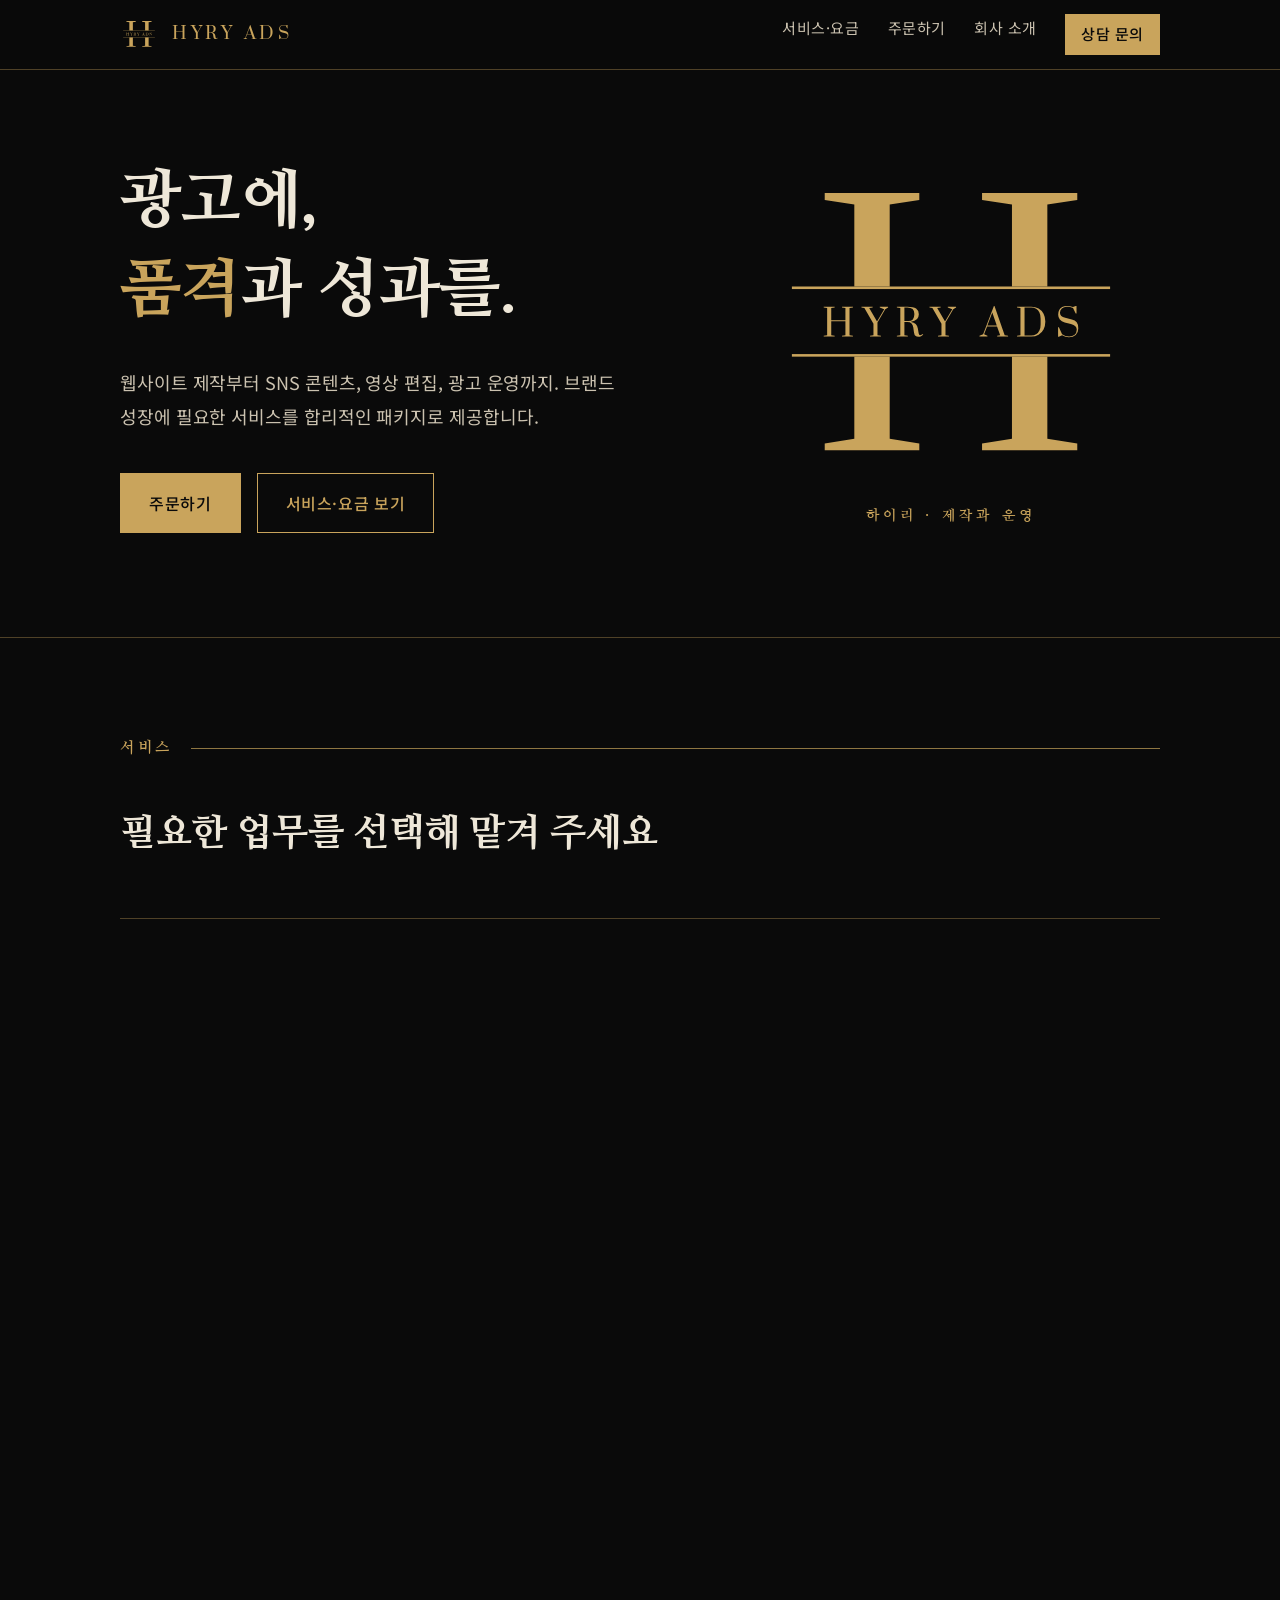
<file: index.html>
<!DOCTYPE html>
<html lang="ja">
<head>
  <meta charset="UTF-8">
  <meta name="viewport" content="width=device-width, initial-scale=1.0">
  <meta http-equiv="refresh" content="0; url=./hyry-ads-site%203/public/index.html">
  <title>サイトへ移動中</title>
</head>
<body>
  <p>サイトへ移動しています...</p>
  <a href="./hyry-ads-site%203/public/index.html">こちらをクリック</a>
</body>
</html>
</file>
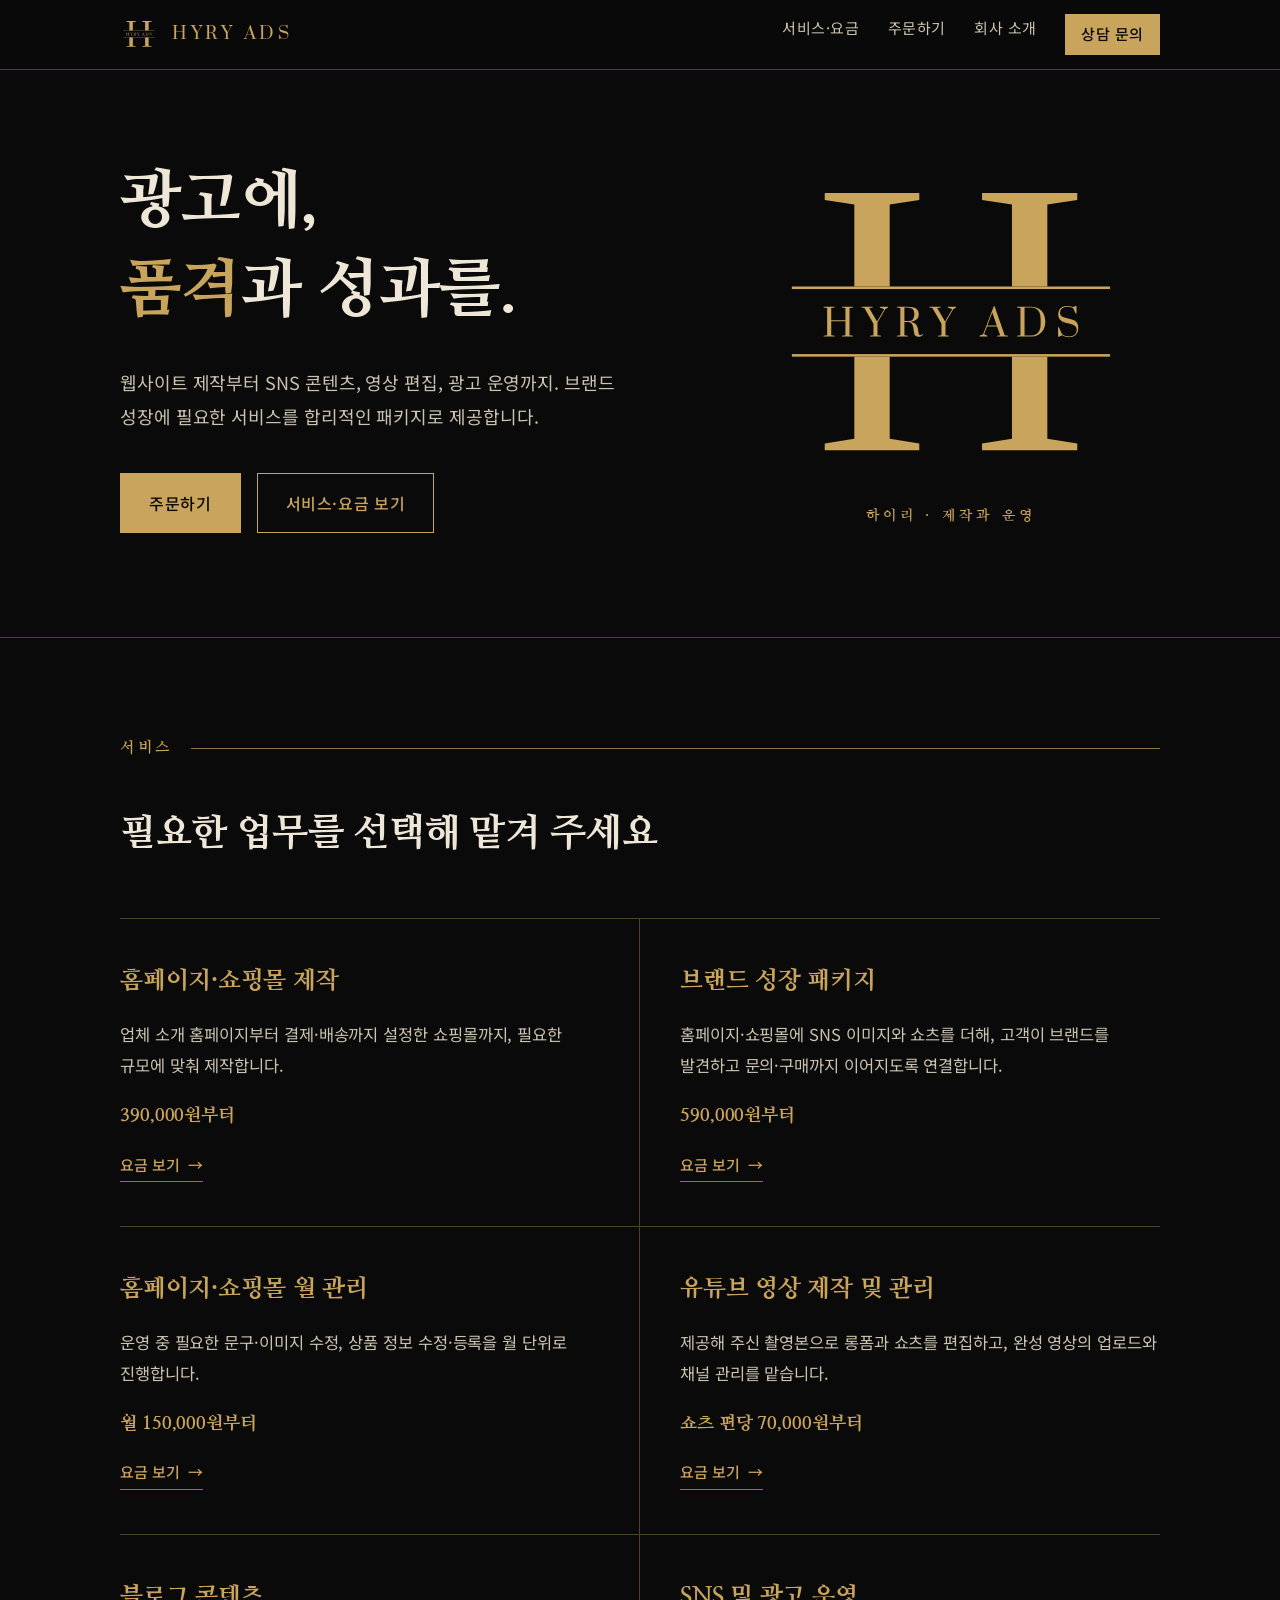
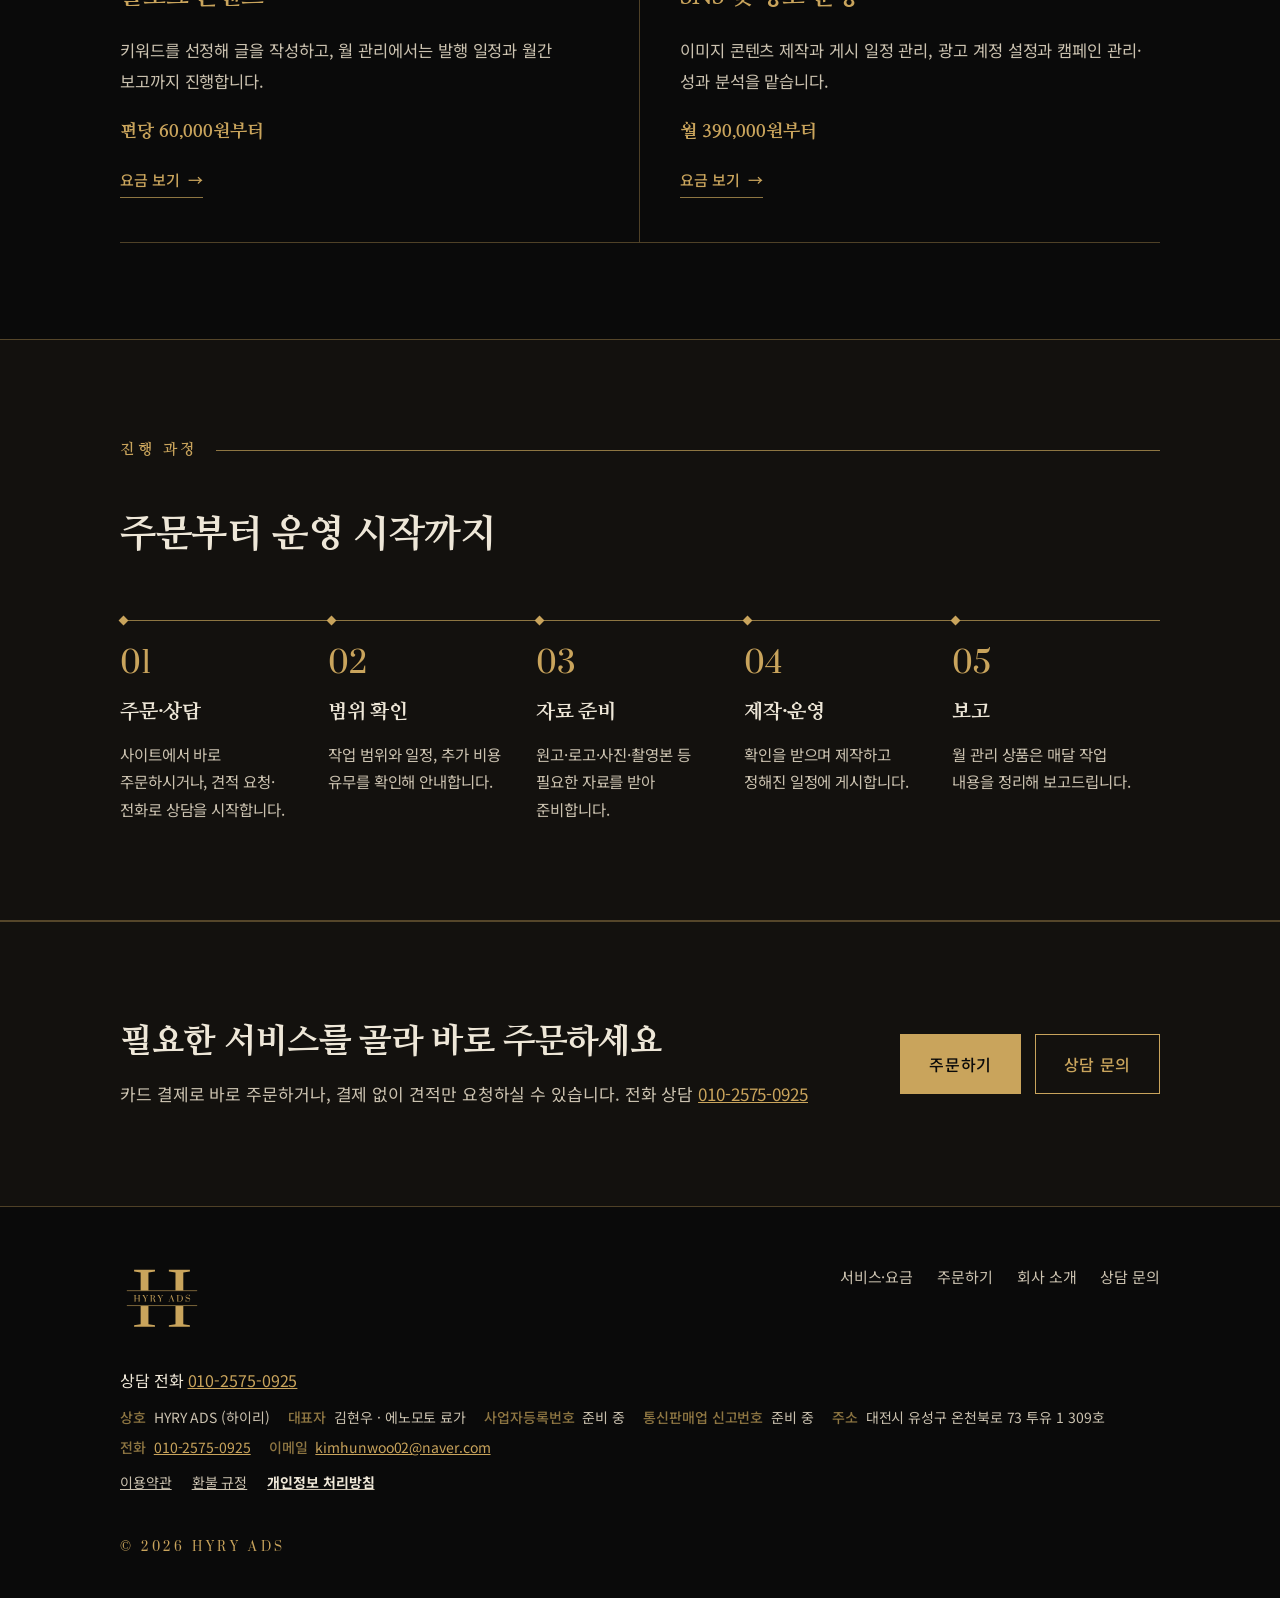
<file: hyry-ads-site 3/public/index.html>
<!doctype html>
<html lang="ko">
<head>
<meta charset="utf-8">
<meta name="viewport" content="width=device-width, initial-scale=1, viewport-fit=cover">
<title>HYRY ADS (하이리) | 웹사이트 제작, SNS·영상 콘텐츠, 광고 운영</title>
<meta name="description" content="HYRY ADS(하이리)는 웹사이트 제작부터 SNS 콘텐츠, 영상 편집, 광고 운영까지 브랜드 성장에 필요한 서비스를 합리적인 패키지로 제공합니다.">
<meta name="theme-color" content="#0A0A0A">
<link rel="icon" href="favicon.ico" sizes="32x32">
<link rel="icon" href="favicon.svg" type="image/svg+xml">
<link rel="apple-touch-icon" href="apple-touch-icon.png">
<link rel="manifest" href="site.webmanifest">
<meta property="og:type" content="website">
<meta property="og:site_name" content="HYRY ADS">
<meta property="og:title" content="HYRY ADS | 웹사이트 제작, SNS·영상 콘텐츠, 광고 운영">
<meta property="og:description" content="HYRY ADS(하이리)는 웹사이트 제작부터 SNS 콘텐츠, 영상 편집, 광고 운영까지 브랜드 성장에 필요한 서비스를 합리적인 패키지로 제공합니다.">
<meta property="og:image" content="og-image.png">
<meta property="og:image:width" content="1200">
<meta property="og:image:height" content="630">
<meta property="og:locale" content="ko_KR">
<meta name="twitter:card" content="summary_large_image">
<link rel="preconnect" href="https://fonts.googleapis.com">
<link rel="preconnect" href="https://fonts.gstatic.com" crossorigin>
<link rel="stylesheet" href="https://fonts.googleapis.com/css2?family=Prata&family=Nanum+Myeongjo:wght@400;700;800&family=Noto+Sans+KR:wght@400;500;700&display=swap">
<link rel="stylesheet" href="site.css">
</head>
<body>
<header class="top">
  <div class="wrap">
    <a class="brand" href="index.html" aria-label="HYRY ADS 홈">
      <span class="emblem"><svg aria-hidden="true" xmlns="http://www.w3.org/2000/svg" viewBox="0 0 307.09 257.92"><g transform="translate(41.09 232.96)"><mask id="m-hdr" maskUnits="userSpaceOnUse" x="-49.6" y="-218.0" width="324.1" height="228.0"><rect x="-49.6" y="-218.0" width="324.1" height="228.0" fill="#fff"/><rect x="-16.133000000000003" y="-132.35116716566574" width="257.166" height="56.70233433133148" fill="#000"/></mask><g mask="url(#m-hdr)"><path d="M10.4 0.0V-5.46L34.32 -9.36V-198.64000000000001L10.4 -202.28V-208.0H86.84V-202.28L62.92 -198.64000000000001V-113.36H161.72V-198.64000000000001L137.54 -202.28V-208.0H214.5V-202.28L190.32 -198.64000000000001V-9.36L214.5 -5.46V0.0H137.54V-5.46L161.72 -9.36V-106.86H62.92V-9.36L86.84 -5.46V0.0Z" fill="currentColor"/></g><rect x="-16.133000000000003" y="-132.35116716566574" width="257.166" height="2.08" fill="currentColor"/><rect x="-16.133000000000003" y="-77.72883283433426" width="257.166" height="2.08" fill="currentColor"/><g transform="translate(8.38 -91.95)"><path d="M1.205406767247693 0.0V-0.6328385528050389L3.977842331917387 -1.0848660905229237V-23.023269254430936L1.205406767247693 -23.44516162296763V-24.10813534495386H10.065146506518236V-23.44516162296763L7.292710941848543 -23.023269254430936V-13.138933762999853H18.744075230701625V-23.023269254430936L15.94150449685074 -23.44516162296763V-24.10813534495386H24.861514574483667V-23.44516162296763L22.058943840632782 -23.023269254430936V-1.0848660905229237L24.861514574483667 -0.6328385528050389V0.0H15.94150449685074V-0.6328385528050389L18.744075230701625 -1.0848660905229237V-12.385554533470046H7.292710941848543V-1.0848660905229237L10.065146506518236 -0.6328385528050389V0.0ZM38.603151721107366 0.0V-0.6328385528050389L41.40572245495825 -1.0848660905229237V-10.24595752160539L34.08287634392852 -23.023269254430936L31.702197978614326 -23.44516162296763V-24.10813534495386H40.77288390215321V-23.44516162296763L37.970313168302326 -23.023269254430936L44.298698696352716 -12.084202841658122L50.11478634832284 -21.998673502270396L46.498566046579754 -23.44516162296763V-24.10813534495386H53.24884394316683V-23.44516162296763L50.92843591621503 -21.968538333089207L44.660320726527026 -11.240418104584737V-1.0848660905229237L47.46289146037791 -0.6328385528050389V0.0ZM74.16265135491432 -3.2847334407499633 73.59008314047166 -7.322846111029735Q73.28873144865973 -9.372037615350813 72.18879777354621 -10.532241628826718Q71.0888640984327 -11.692445642302623 68.76845607148088 -11.692445642302623H66.41791287534788V-1.0848660905229237L69.19034844001757 -0.6328385528050389V0.0H60.330608700747035V-0.6328385528050389L63.10304426541673 -1.0848660905229237V-23.023269254430936L60.330608700747035 -23.44516162296763V-24.10813534495386H68.76845607148088Q73.68048864801523 -24.10813534495386 75.88035599824227 -22.57124171671305Q78.08022334846932 -21.034348088472242 78.08022334846932 -17.90029049362824Q78.08022334846932 -12.71704139446316 71.81210815878131 -11.903391826570969V-11.722580811483814Q74.13251618573312 -11.3910939504907 75.53380155265856 -10.065146506518236Q76.93508691958401 -8.739199062545774 77.29670894975831 -6.5393317123187344L77.68846614911381 -3.9477071627361946Q77.92954750256335 -2.2601376885894244 78.24596677896588 -1.657434304965578Q78.56238605536839 -1.0547309213417313 79.22535977735463 -1.0547309213417313Q79.67738731507251 -1.0547309213417313 80.18968519115278 -1.3410150285630584Q80.70198306723304 -1.6272991357843856 81.15401060495093 -2.0793266735022704L81.6663084810312 -1.5368936282408086Q80.79238857477662 -0.5424330452614619 79.85819833015967 -0.12054067672476931Q78.9240080855427 0.30135169181192323 77.83914199501977 0.30135169181192323Q76.151572520873 0.30135169181192323 75.30778778379963 -0.5122978760802696Q74.46400304672623 -1.3259474439724623 74.16265135491432 -3.2847334407499633ZM69.79305182364142 -12.415689702651237Q71.99291917386846 -12.415689702651237 73.21339352570675 -13.756704731214295Q74.43386787754504 -15.097719759777355 74.43386787754504 -17.719479478541086V-18.352318031346126Q74.43386787754504 -23.354756115424053 68.76845607148088 -23.354756115424053H66.41791287534788V-12.415689702651237ZM93.56970030760218 0.0V-0.6328385528050389L96.37227104145306 -1.0848660905229237V-10.24595752160539L89.04942493042333 -23.023269254430936L86.66874656510913 -23.44516162296763V-24.10813534495386H95.73943248864802V-23.44516162296763L92.93686175479714 -23.023269254430936L99.26524728284753 -12.084202841658122L105.08133493481765 -21.998673502270396L101.46511463307456 -23.44516162296763V-24.10813534495386H108.21539252966164V-23.44516162296763L105.89498450270983 -21.968538333089207L99.62686931302183 -11.240418104584737V-1.0848660905229237L102.42944004687271 -0.6328385528050389V0.0ZM127.08000843708804 0.0V-0.6328385528050389L130.0332550168449 -1.8382453200527318L138.74231891020946 -24.710838728577706H139.22448161710855L147.45138280357406 -1.0848660905229237L150.22381836824374 -0.6328385528050389V0.0H141.3640786289732V-0.6328385528050389L143.83516250183098 -1.024595752160539L141.27367312142962 -8.16663084810312H133.25771811923246L130.81676941555588 -1.8382453200527318L133.5289346418632 -0.6328385528050389V0.0ZM133.498799472682 -8.799469400908158H141.06272693716127L137.44650663541822 -19.40704895268786ZM157.42612380254872 -0.6328385528050389 160.19855936721842 -1.0848660905229237V-23.023269254430936L157.42612380254872 -23.44516162296763V-24.10813534495386H168.96789359894538Q172.28276220887653 -24.10813534495386 174.85931917386847 -22.616444470484836Q177.4358761388604 -21.124753596015818 178.88236425955765 -18.397520785117912Q180.3288523802549 -15.67028797422001 180.3288523802549 -12.05406767247693Q180.3288523802549 -8.43784737073385 178.88236425955765 -5.710614559835945Q177.4358761388604 -2.98338174893804 174.84425158927786 -1.49169087446902Q172.25262703969534 0.0 168.96789359894538 0.0H157.42612380254872ZM168.96789359894538 -0.7232440603486158Q171.16776094917242 -0.7232440603486158 172.87039800790978 -1.7478398125091548Q174.57303506664715 -2.772435564669694 175.5373604804453 -4.806559484400176Q176.50168589424345 -6.840683404130658 176.50168589424345 -9.73365964552512V-14.37447569942874Q176.50168589424345 -17.267451940823204 175.5373604804453 -19.286508275963087Q174.57303506664715 -21.305564611102973 172.87039800790978 -22.330160363263513Q171.16776094917242 -23.354756115424053 168.96789359894538 -23.354756115424053H163.51342797714958V-0.7232440603486158ZM193.82940817342902 -0.9944605829793467 191.2679187930277 0.30135169181192323H190.60494507104144V-7.443386787754505H191.2679187930277L193.8595433426102 -1.8382453200527318Q196.36076238464918 -0.06027033836238465 199.58522548703675 -0.06027033836238465Q202.23712037498169 -0.06027033836238465 203.96989260290025 -1.4615557052878279Q205.7026648308188 -2.862841072213271 205.7026648308188 -5.394195283433426Q205.7026648308188 -7.232440603486158 204.5876635711147 -8.302239109418485Q203.47266231141057 -9.372037615350813 200.9714432693716 -10.004876168155851L195.96900518529367 -11.300688442947122Q193.34724546652996 -11.993797334114545 192.0212980225575 -13.66629922367072Q190.69535057858502 -15.338801113226893 190.69535057858502 -17.62907397099751Q190.69535057858502 -19.70840064449978 191.52406773106782 -21.32063219569357Q192.3527848835506 -22.93286374688736 193.94994885015382 -23.82185123773253Q195.547112816757 -24.710838728577706 197.74698016698403 -24.710838728577706Q200.48928056247254 -24.710838728577706 202.6590127435184 -23.776648483960745L204.85888009374543 -24.710838728577706H205.52185381573165V-18.56326421561447H204.85888009374543L202.68914791269958 -22.962998916068553Q200.42901022411016 -24.047865006591476 197.77711533616522 -24.047865006591476Q195.15535561740148 -24.047865006591476 193.6485971583419 -22.706849978028416Q192.14183869928226 -21.36583494946536 192.14183869928226 -19.165967599238318Q192.14183869928226 -17.538668463453934 193.21163720521457 -16.604478218836974Q194.2814357111469 -15.67028797422001 196.36076238464918 -15.127854928958547L201.7549576680826 -13.711501977442508Q204.37671738684634 -13.048528255456276 205.657462077047 -11.436296704262487Q206.9382067672477 -9.824065153068698 206.9382067672477 -6.5393317123187344Q206.9382067672477 -3.1943279332063863 204.87394767833604 -1.29581227479127Q202.80968858942435 0.6027033836238465 199.34414413358724 0.6027033836238465Q196.54157339973634 0.6027033836238465 193.82940817342902 -0.9944605829793467Z" fill="currentColor"/></g></g></svg></span>
      <span>HYRY ADS</span>
    </a>
    <nav class="nav" aria-label="메인 메뉴">
      <a href="services.html">서비스·요금</a><a href="order.html">주문하기</a><a href="about.html">회사 소개</a><a class="cta" href="contact.html">상담 문의</a>
    </nav>
  </div>
</header>

<main id="top">
  <section class="hero">
    <div class="wrap">
      <div>
        <h1>광고에,<br><em>품격</em>과 성과를.</h1>
        <p class="lead">웹사이트 제작부터 SNS 콘텐츠, 영상 편집, 광고 운영까지. 브랜드 성장에 필요한 서비스를 합리적인 패키지로 제공합니다.</p>
        <div class="actions">
          <a class="btn solid" href="order.html">주문하기</a>
          <a class="btn ghost" href="services.html">서비스·요금 보기</a>
        </div>
      </div>
      <div class="mark">
        <span class="emblem"><svg aria-hidden="true" xmlns="http://www.w3.org/2000/svg" viewBox="0 0 307.09 257.92"><g transform="translate(41.09 232.96)"><mask id="m-hero" maskUnits="userSpaceOnUse" x="-49.6" y="-218.0" width="324.1" height="228.0"><rect x="-49.6" y="-218.0" width="324.1" height="228.0" fill="#fff"/><rect x="-16.133000000000003" y="-132.35116716566574" width="257.166" height="56.70233433133148" fill="#000"/></mask><g mask="url(#m-hero)"><path d="M10.4 0.0V-5.46L34.32 -9.36V-198.64000000000001L10.4 -202.28V-208.0H86.84V-202.28L62.92 -198.64000000000001V-113.36H161.72V-198.64000000000001L137.54 -202.28V-208.0H214.5V-202.28L190.32 -198.64000000000001V-9.36L214.5 -5.46V0.0H137.54V-5.46L161.72 -9.36V-106.86H62.92V-9.36L86.84 -5.46V0.0Z" fill="currentColor"/></g><rect x="-16.133000000000003" y="-132.35116716566574" width="257.166" height="2.08" fill="currentColor"/><rect x="-16.133000000000003" y="-77.72883283433426" width="257.166" height="2.08" fill="currentColor"/><g transform="translate(8.38 -91.95)"><path d="M1.205406767247693 0.0V-0.6328385528050389L3.977842331917387 -1.0848660905229237V-23.023269254430936L1.205406767247693 -23.44516162296763V-24.10813534495386H10.065146506518236V-23.44516162296763L7.292710941848543 -23.023269254430936V-13.138933762999853H18.744075230701625V-23.023269254430936L15.94150449685074 -23.44516162296763V-24.10813534495386H24.861514574483667V-23.44516162296763L22.058943840632782 -23.023269254430936V-1.0848660905229237L24.861514574483667 -0.6328385528050389V0.0H15.94150449685074V-0.6328385528050389L18.744075230701625 -1.0848660905229237V-12.385554533470046H7.292710941848543V-1.0848660905229237L10.065146506518236 -0.6328385528050389V0.0ZM38.603151721107366 0.0V-0.6328385528050389L41.40572245495825 -1.0848660905229237V-10.24595752160539L34.08287634392852 -23.023269254430936L31.702197978614326 -23.44516162296763V-24.10813534495386H40.77288390215321V-23.44516162296763L37.970313168302326 -23.023269254430936L44.298698696352716 -12.084202841658122L50.11478634832284 -21.998673502270396L46.498566046579754 -23.44516162296763V-24.10813534495386H53.24884394316683V-23.44516162296763L50.92843591621503 -21.968538333089207L44.660320726527026 -11.240418104584737V-1.0848660905229237L47.46289146037791 -0.6328385528050389V0.0ZM74.16265135491432 -3.2847334407499633 73.59008314047166 -7.322846111029735Q73.28873144865973 -9.372037615350813 72.18879777354621 -10.532241628826718Q71.0888640984327 -11.692445642302623 68.76845607148088 -11.692445642302623H66.41791287534788V-1.0848660905229237L69.19034844001757 -0.6328385528050389V0.0H60.330608700747035V-0.6328385528050389L63.10304426541673 -1.0848660905229237V-23.023269254430936L60.330608700747035 -23.44516162296763V-24.10813534495386H68.76845607148088Q73.68048864801523 -24.10813534495386 75.88035599824227 -22.57124171671305Q78.08022334846932 -21.034348088472242 78.08022334846932 -17.90029049362824Q78.08022334846932 -12.71704139446316 71.81210815878131 -11.903391826570969V-11.722580811483814Q74.13251618573312 -11.3910939504907 75.53380155265856 -10.065146506518236Q76.93508691958401 -8.739199062545774 77.29670894975831 -6.5393317123187344L77.68846614911381 -3.9477071627361946Q77.92954750256335 -2.2601376885894244 78.24596677896588 -1.657434304965578Q78.56238605536839 -1.0547309213417313 79.22535977735463 -1.0547309213417313Q79.67738731507251 -1.0547309213417313 80.18968519115278 -1.3410150285630584Q80.70198306723304 -1.6272991357843856 81.15401060495093 -2.0793266735022704L81.6663084810312 -1.5368936282408086Q80.79238857477662 -0.5424330452614619 79.85819833015967 -0.12054067672476931Q78.9240080855427 0.30135169181192323 77.83914199501977 0.30135169181192323Q76.151572520873 0.30135169181192323 75.30778778379963 -0.5122978760802696Q74.46400304672623 -1.3259474439724623 74.16265135491432 -3.2847334407499633ZM69.79305182364142 -12.415689702651237Q71.99291917386846 -12.415689702651237 73.21339352570675 -13.756704731214295Q74.43386787754504 -15.097719759777355 74.43386787754504 -17.719479478541086V-18.352318031346126Q74.43386787754504 -23.354756115424053 68.76845607148088 -23.354756115424053H66.41791287534788V-12.415689702651237ZM93.56970030760218 0.0V-0.6328385528050389L96.37227104145306 -1.0848660905229237V-10.24595752160539L89.04942493042333 -23.023269254430936L86.66874656510913 -23.44516162296763V-24.10813534495386H95.73943248864802V-23.44516162296763L92.93686175479714 -23.023269254430936L99.26524728284753 -12.084202841658122L105.08133493481765 -21.998673502270396L101.46511463307456 -23.44516162296763V-24.10813534495386H108.21539252966164V-23.44516162296763L105.89498450270983 -21.968538333089207L99.62686931302183 -11.240418104584737V-1.0848660905229237L102.42944004687271 -0.6328385528050389V0.0ZM127.08000843708804 0.0V-0.6328385528050389L130.0332550168449 -1.8382453200527318L138.74231891020946 -24.710838728577706H139.22448161710855L147.45138280357406 -1.0848660905229237L150.22381836824374 -0.6328385528050389V0.0H141.3640786289732V-0.6328385528050389L143.83516250183098 -1.024595752160539L141.27367312142962 -8.16663084810312H133.25771811923246L130.81676941555588 -1.8382453200527318L133.5289346418632 -0.6328385528050389V0.0ZM133.498799472682 -8.799469400908158H141.06272693716127L137.44650663541822 -19.40704895268786ZM157.42612380254872 -0.6328385528050389 160.19855936721842 -1.0848660905229237V-23.023269254430936L157.42612380254872 -23.44516162296763V-24.10813534495386H168.96789359894538Q172.28276220887653 -24.10813534495386 174.85931917386847 -22.616444470484836Q177.4358761388604 -21.124753596015818 178.88236425955765 -18.397520785117912Q180.3288523802549 -15.67028797422001 180.3288523802549 -12.05406767247693Q180.3288523802549 -8.43784737073385 178.88236425955765 -5.710614559835945Q177.4358761388604 -2.98338174893804 174.84425158927786 -1.49169087446902Q172.25262703969534 0.0 168.96789359894538 0.0H157.42612380254872ZM168.96789359894538 -0.7232440603486158Q171.16776094917242 -0.7232440603486158 172.87039800790978 -1.7478398125091548Q174.57303506664715 -2.772435564669694 175.5373604804453 -4.806559484400176Q176.50168589424345 -6.840683404130658 176.50168589424345 -9.73365964552512V-14.37447569942874Q176.50168589424345 -17.267451940823204 175.5373604804453 -19.286508275963087Q174.57303506664715 -21.305564611102973 172.87039800790978 -22.330160363263513Q171.16776094917242 -23.354756115424053 168.96789359894538 -23.354756115424053H163.51342797714958V-0.7232440603486158ZM193.82940817342902 -0.9944605829793467 191.2679187930277 0.30135169181192323H190.60494507104144V-7.443386787754505H191.2679187930277L193.8595433426102 -1.8382453200527318Q196.36076238464918 -0.06027033836238465 199.58522548703675 -0.06027033836238465Q202.23712037498169 -0.06027033836238465 203.96989260290025 -1.4615557052878279Q205.7026648308188 -2.862841072213271 205.7026648308188 -5.394195283433426Q205.7026648308188 -7.232440603486158 204.5876635711147 -8.302239109418485Q203.47266231141057 -9.372037615350813 200.9714432693716 -10.004876168155851L195.96900518529367 -11.300688442947122Q193.34724546652996 -11.993797334114545 192.0212980225575 -13.66629922367072Q190.69535057858502 -15.338801113226893 190.69535057858502 -17.62907397099751Q190.69535057858502 -19.70840064449978 191.52406773106782 -21.32063219569357Q192.3527848835506 -22.93286374688736 193.94994885015382 -23.82185123773253Q195.547112816757 -24.710838728577706 197.74698016698403 -24.710838728577706Q200.48928056247254 -24.710838728577706 202.6590127435184 -23.776648483960745L204.85888009374543 -24.710838728577706H205.52185381573165V-18.56326421561447H204.85888009374543L202.68914791269958 -22.962998916068553Q200.42901022411016 -24.047865006591476 197.77711533616522 -24.047865006591476Q195.15535561740148 -24.047865006591476 193.6485971583419 -22.706849978028416Q192.14183869928226 -21.36583494946536 192.14183869928226 -19.165967599238318Q192.14183869928226 -17.538668463453934 193.21163720521457 -16.604478218836974Q194.2814357111469 -15.67028797422001 196.36076238464918 -15.127854928958547L201.7549576680826 -13.711501977442508Q204.37671738684634 -13.048528255456276 205.657462077047 -11.436296704262487Q206.9382067672477 -9.824065153068698 206.9382067672477 -6.5393317123187344Q206.9382067672477 -3.1943279332063863 204.87394767833604 -1.29581227479127Q202.80968858942435 0.6027033836238465 199.34414413358724 0.6027033836238465Q196.54157339973634 0.6027033836238465 193.82940817342902 -0.9944605829793467Z" fill="currentColor"/></g></g></svg></span>
        <div class="reading">하이리 · 제작과 운영</div>
      </div>
    </div>
  </section>

  <section class="services" aria-labelledby="svc-h">
    <div class="wrap">
      <div class="band"><span>서비스</span></div>
      <h2 id="svc-h">필요한 업무를 선택해 맡겨 주세요</h2>
      <div class="svc">
        <article>
          <h3>홈페이지·쇼핑몰 제작</h3>
          <p>업체 소개 홈페이지부터 결제·배송까지 설정한 쇼핑몰까지, 필요한 규모에 맞춰 제작합니다.</p>
          <p class="from">390,000원부터</p>
          <a class="more" href="services.html#hp">요금 보기</a>
        </article>
        <article>
          <h3>브랜드 성장 패키지</h3>
          <p>홈페이지·쇼핑몰에 SNS 이미지와 쇼츠를 더해, 고객이 브랜드를 발견하고 문의·구매까지 이어지도록 연결합니다.</p>
          <p class="from">590,000원부터</p>
          <a class="more" href="services.html#pkg">요금 보기</a>
        </article>
        <article>
          <h3>홈페이지·쇼핑몰 월 관리</h3>
          <p>운영 중 필요한 문구·이미지 수정, 상품 정보 수정·등록을 월 단위로 진행합니다.</p>
          <p class="from">월 150,000원부터</p>
          <a class="more" href="services.html#monthly">요금 보기</a>
        </article>
        <article>
          <h3>유튜브 영상 제작 및 관리</h3>
          <p>제공해 주신 촬영본으로 롱폼과 쇼츠를 편집하고, 완성 영상의 업로드와 채널 관리를 맡습니다.</p>
          <p class="from">쇼츠 편당 70,000원부터</p>
          <a class="more" href="services.html#yt">요금 보기</a>
        </article>
        <article>
          <h3>블로그 콘텐츠</h3>
          <p>키워드를 선정해 글을 작성하고, 월 관리에서는 발행 일정과 월간 보고까지 진행합니다.</p>
          <p class="from">편당 60,000원부터</p>
          <a class="more" href="services.html#blog">요금 보기</a>
        </article>
        <article>
          <h3>SNS 및 광고 운영</h3>
          <p>이미지 콘텐츠 제작과 게시 일정 관리, 광고 계정 설정과 캠페인 관리·성과 분석을 맡습니다.</p>
          <p class="from">월 390,000원부터</p>
          <a class="more" href="services.html#sns">요금 보기</a>
        </article>
      </div>
    </div>
  </section>

  <section class="process" aria-labelledby="proc-h">
    <div class="wrap">
      <div class="band"><span>진행 과정</span></div>
      <h2 id="proc-h">주문부터 운영 시작까지</h2>
      <ol class="steps">
        <li><div class="no">01</div><h3>주문·상담</h3><p>사이트에서 바로 주문하시거나, 견적 요청·전화로 상담을 시작합니다.</p></li>
        <li><div class="no">02</div><h3>범위 확인</h3><p>작업 범위와 일정, 추가 비용 유무를 확인해 안내합니다.</p></li>
        <li><div class="no">03</div><h3>자료 준비</h3><p>원고·로고·사진·촬영본 등 필요한 자료를 받아 준비합니다.</p></li>
        <li><div class="no">04</div><h3>제작·운영</h3><p>확인을 받으며 제작하고 정해진 일정에 게시합니다.</p></li>
        <li><div class="no">05</div><h3>보고</h3><p>월 관리 상품은 매달 작업 내용을 정리해 보고드립니다.</p></li>
      </ol>
    </div>
  </section>

  <section class="cta-band" aria-label="주문 안내">
    <div class="wrap">
      <div>
        <h2>필요한 서비스를 골라 바로 주문하세요</h2>
        <p>카드 결제로 바로 주문하거나, 결제 없이 견적만 요청하실 수 있습니다. 전화 상담 <a href="tel:+821025750925">010-2575-0925</a></p>
      </div>
      <div class="actions">
        <a class="btn solid" href="order.html">주문하기</a>
        <a class="btn ghost" href="contact.html">상담 문의</a>
      </div>
    </div>
  </section>

</main>

<footer>
  <div class="wrap">
    <a href="index.html" class="emblem" aria-label="HYRY ADS 홈"><svg aria-hidden="true" xmlns="http://www.w3.org/2000/svg" viewBox="0 0 307.09 257.92"><g transform="translate(41.09 232.96)"><mask id="m-ftr" maskUnits="userSpaceOnUse" x="-49.6" y="-218.0" width="324.1" height="228.0"><rect x="-49.6" y="-218.0" width="324.1" height="228.0" fill="#fff"/><rect x="-16.133000000000003" y="-132.35116716566574" width="257.166" height="56.70233433133148" fill="#000"/></mask><g mask="url(#m-ftr)"><path d="M10.4 0.0V-5.46L34.32 -9.36V-198.64000000000001L10.4 -202.28V-208.0H86.84V-202.28L62.92 -198.64000000000001V-113.36H161.72V-198.64000000000001L137.54 -202.28V-208.0H214.5V-202.28L190.32 -198.64000000000001V-9.36L214.5 -5.46V0.0H137.54V-5.46L161.72 -9.36V-106.86H62.92V-9.36L86.84 -5.46V0.0Z" fill="currentColor"/></g><rect x="-16.133000000000003" y="-132.35116716566574" width="257.166" height="2.08" fill="currentColor"/><rect x="-16.133000000000003" y="-77.72883283433426" width="257.166" height="2.08" fill="currentColor"/><g transform="translate(8.38 -91.95)"><path d="M1.205406767247693 0.0V-0.6328385528050389L3.977842331917387 -1.0848660905229237V-23.023269254430936L1.205406767247693 -23.44516162296763V-24.10813534495386H10.065146506518236V-23.44516162296763L7.292710941848543 -23.023269254430936V-13.138933762999853H18.744075230701625V-23.023269254430936L15.94150449685074 -23.44516162296763V-24.10813534495386H24.861514574483667V-23.44516162296763L22.058943840632782 -23.023269254430936V-1.0848660905229237L24.861514574483667 -0.6328385528050389V0.0H15.94150449685074V-0.6328385528050389L18.744075230701625 -1.0848660905229237V-12.385554533470046H7.292710941848543V-1.0848660905229237L10.065146506518236 -0.6328385528050389V0.0ZM38.603151721107366 0.0V-0.6328385528050389L41.40572245495825 -1.0848660905229237V-10.24595752160539L34.08287634392852 -23.023269254430936L31.702197978614326 -23.44516162296763V-24.10813534495386H40.77288390215321V-23.44516162296763L37.970313168302326 -23.023269254430936L44.298698696352716 -12.084202841658122L50.11478634832284 -21.998673502270396L46.498566046579754 -23.44516162296763V-24.10813534495386H53.24884394316683V-23.44516162296763L50.92843591621503 -21.968538333089207L44.660320726527026 -11.240418104584737V-1.0848660905229237L47.46289146037791 -0.6328385528050389V0.0ZM74.16265135491432 -3.2847334407499633 73.59008314047166 -7.322846111029735Q73.28873144865973 -9.372037615350813 72.18879777354621 -10.532241628826718Q71.0888640984327 -11.692445642302623 68.76845607148088 -11.692445642302623H66.41791287534788V-1.0848660905229237L69.19034844001757 -0.6328385528050389V0.0H60.330608700747035V-0.6328385528050389L63.10304426541673 -1.0848660905229237V-23.023269254430936L60.330608700747035 -23.44516162296763V-24.10813534495386H68.76845607148088Q73.68048864801523 -24.10813534495386 75.88035599824227 -22.57124171671305Q78.08022334846932 -21.034348088472242 78.08022334846932 -17.90029049362824Q78.08022334846932 -12.71704139446316 71.81210815878131 -11.903391826570969V-11.722580811483814Q74.13251618573312 -11.3910939504907 75.53380155265856 -10.065146506518236Q76.93508691958401 -8.739199062545774 77.29670894975831 -6.5393317123187344L77.68846614911381 -3.9477071627361946Q77.92954750256335 -2.2601376885894244 78.24596677896588 -1.657434304965578Q78.56238605536839 -1.0547309213417313 79.22535977735463 -1.0547309213417313Q79.67738731507251 -1.0547309213417313 80.18968519115278 -1.3410150285630584Q80.70198306723304 -1.6272991357843856 81.15401060495093 -2.0793266735022704L81.6663084810312 -1.5368936282408086Q80.79238857477662 -0.5424330452614619 79.85819833015967 -0.12054067672476931Q78.9240080855427 0.30135169181192323 77.83914199501977 0.30135169181192323Q76.151572520873 0.30135169181192323 75.30778778379963 -0.5122978760802696Q74.46400304672623 -1.3259474439724623 74.16265135491432 -3.2847334407499633ZM69.79305182364142 -12.415689702651237Q71.99291917386846 -12.415689702651237 73.21339352570675 -13.756704731214295Q74.43386787754504 -15.097719759777355 74.43386787754504 -17.719479478541086V-18.352318031346126Q74.43386787754504 -23.354756115424053 68.76845607148088 -23.354756115424053H66.41791287534788V-12.415689702651237ZM93.56970030760218 0.0V-0.6328385528050389L96.37227104145306 -1.0848660905229237V-10.24595752160539L89.04942493042333 -23.023269254430936L86.66874656510913 -23.44516162296763V-24.10813534495386H95.73943248864802V-23.44516162296763L92.93686175479714 -23.023269254430936L99.26524728284753 -12.084202841658122L105.08133493481765 -21.998673502270396L101.46511463307456 -23.44516162296763V-24.10813534495386H108.21539252966164V-23.44516162296763L105.89498450270983 -21.968538333089207L99.62686931302183 -11.240418104584737V-1.0848660905229237L102.42944004687271 -0.6328385528050389V0.0ZM127.08000843708804 0.0V-0.6328385528050389L130.0332550168449 -1.8382453200527318L138.74231891020946 -24.710838728577706H139.22448161710855L147.45138280357406 -1.0848660905229237L150.22381836824374 -0.6328385528050389V0.0H141.3640786289732V-0.6328385528050389L143.83516250183098 -1.024595752160539L141.27367312142962 -8.16663084810312H133.25771811923246L130.81676941555588 -1.8382453200527318L133.5289346418632 -0.6328385528050389V0.0ZM133.498799472682 -8.799469400908158H141.06272693716127L137.44650663541822 -19.40704895268786ZM157.42612380254872 -0.6328385528050389 160.19855936721842 -1.0848660905229237V-23.023269254430936L157.42612380254872 -23.44516162296763V-24.10813534495386H168.96789359894538Q172.28276220887653 -24.10813534495386 174.85931917386847 -22.616444470484836Q177.4358761388604 -21.124753596015818 178.88236425955765 -18.397520785117912Q180.3288523802549 -15.67028797422001 180.3288523802549 -12.05406767247693Q180.3288523802549 -8.43784737073385 178.88236425955765 -5.710614559835945Q177.4358761388604 -2.98338174893804 174.84425158927786 -1.49169087446902Q172.25262703969534 0.0 168.96789359894538 0.0H157.42612380254872ZM168.96789359894538 -0.7232440603486158Q171.16776094917242 -0.7232440603486158 172.87039800790978 -1.7478398125091548Q174.57303506664715 -2.772435564669694 175.5373604804453 -4.806559484400176Q176.50168589424345 -6.840683404130658 176.50168589424345 -9.73365964552512V-14.37447569942874Q176.50168589424345 -17.267451940823204 175.5373604804453 -19.286508275963087Q174.57303506664715 -21.305564611102973 172.87039800790978 -22.330160363263513Q171.16776094917242 -23.354756115424053 168.96789359894538 -23.354756115424053H163.51342797714958V-0.7232440603486158ZM193.82940817342902 -0.9944605829793467 191.2679187930277 0.30135169181192323H190.60494507104144V-7.443386787754505H191.2679187930277L193.8595433426102 -1.8382453200527318Q196.36076238464918 -0.06027033836238465 199.58522548703675 -0.06027033836238465Q202.23712037498169 -0.06027033836238465 203.96989260290025 -1.4615557052878279Q205.7026648308188 -2.862841072213271 205.7026648308188 -5.394195283433426Q205.7026648308188 -7.232440603486158 204.5876635711147 -8.302239109418485Q203.47266231141057 -9.372037615350813 200.9714432693716 -10.004876168155851L195.96900518529367 -11.300688442947122Q193.34724546652996 -11.993797334114545 192.0212980225575 -13.66629922367072Q190.69535057858502 -15.338801113226893 190.69535057858502 -17.62907397099751Q190.69535057858502 -19.70840064449978 191.52406773106782 -21.32063219569357Q192.3527848835506 -22.93286374688736 193.94994885015382 -23.82185123773253Q195.547112816757 -24.710838728577706 197.74698016698403 -24.710838728577706Q200.48928056247254 -24.710838728577706 202.6590127435184 -23.776648483960745L204.85888009374543 -24.710838728577706H205.52185381573165V-18.56326421561447H204.85888009374543L202.68914791269958 -22.962998916068553Q200.42901022411016 -24.047865006591476 197.77711533616522 -24.047865006591476Q195.15535561740148 -24.047865006591476 193.6485971583419 -22.706849978028416Q192.14183869928226 -21.36583494946536 192.14183869928226 -19.165967599238318Q192.14183869928226 -17.538668463453934 193.21163720521457 -16.604478218836974Q194.2814357111469 -15.67028797422001 196.36076238464918 -15.127854928958547L201.7549576680826 -13.711501977442508Q204.37671738684634 -13.048528255456276 205.657462077047 -11.436296704262487Q206.9382067672477 -9.824065153068698 206.9382067672477 -6.5393317123187344Q206.9382067672477 -3.1943279332063863 204.87394767833604 -1.29581227479127Q202.80968858942435 0.6027033836238465 199.34414413358724 0.6027033836238465Q196.54157339973634 0.6027033836238465 193.82940817342902 -0.9944605829793467Z" fill="currentColor"/></g></g></svg></a>
    <nav aria-label="하단 메뉴">
      <a href="services.html">서비스·요금</a><a href="order.html">주문하기</a><a href="about.html">회사 소개</a><a href="contact.html">상담 문의</a>
    </nav>
    <div class="biz">
      <p class="biz-call">상담 전화 <a href="tel:+821025750925">010-2575-0925</a></p>
      <p class="biz-info"><span><b>상호</b> HYRY ADS (하이리)</span><span><b>대표자</b> 김현우 · 에노모토 료가</span><span><b>사업자등록번호</b> 준비 중</span><span><b>통신판매업 신고번호</b> 준비 중</span><span><b>주소</b> 대전시 유성구 온천북로 73 투유 1 309호</span><span><b>전화</b> <a href="tel:+821025750925">010-2575-0925</a></span><span><b>이메일</b> <a href="mailto:kimhunwoo02@naver.com">kimhunwoo02@naver.com</a></span></p>
      <p class="legal"><a href="terms.html">이용약관</a><a href="refund.html">환불 규정</a><a href="privacy.html"><b>개인정보 처리방침</b></a></p>
    </div>
    <small>© 2026 HYRY ADS</small>
  </div>
</footer>
<script>
(function(){
  var reduce = window.matchMedia && window.matchMedia('(prefers-reduced-motion: reduce)').matches;
  if (reduce || !('IntersectionObserver' in window)) return;
  var groups = [
    ['main section:not(.hero):not(.page-hero) .band', 0],
    ['main section:not(.hero):not(.page-hero) h2', 0.1],
    ['.svc article', 0.12], ['.pl-group', 0.12], ['.pl-notes', 0],
    ['.steps li', 0.14], ['.vals > div', 0.14], ['.about dl', 0],
    ['.cta-band .wrap', 0], ['.contact .intro p', 0.1], ['#contact-form', 0.15],
    ['footer .wrap', 0]
  ];
  var els = [];
  groups.forEach(function(g){
    Array.prototype.forEach.call(document.querySelectorAll(g[0]), function(el, i){
      el.classList.add('rv');
      el.style.setProperty('--d', (g[1] ? (i % 5) * g[1] : 0) + 's');
      els.push(el);
    });
  });
  var io = new IntersectionObserver(function(entries){
    entries.forEach(function(en){ if (en.isIntersecting) { en.target.classList.add('in'); io.unobserve(en.target); } });
  }, { threshold: 0.12, rootMargin: '0px 0px -6% 0px' });
  els.forEach(function(el){
    if (el.getBoundingClientRect().top < window.innerHeight * 0.94) el.classList.add('in');
    else io.observe(el);
  });
  document.documentElement.classList.add('js-reveal');
})();
</script>
</body>
</html>
</file>
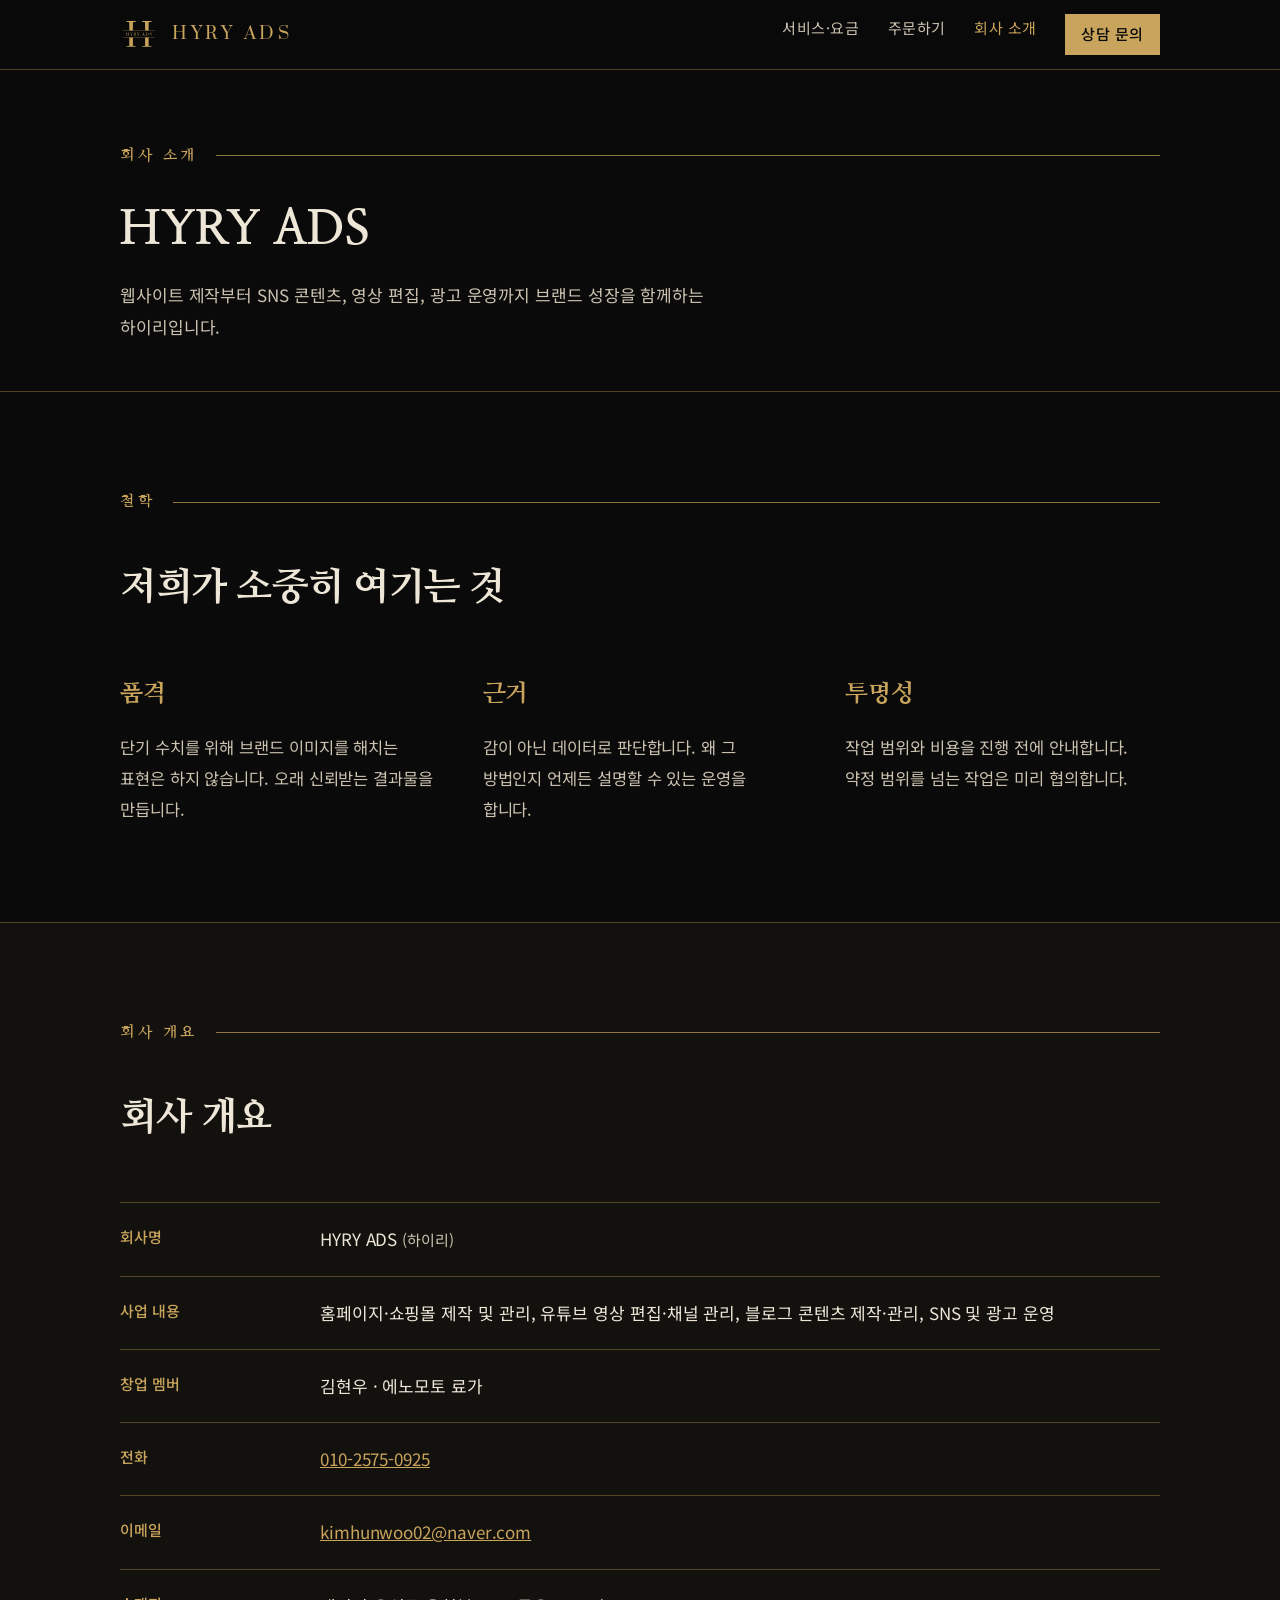
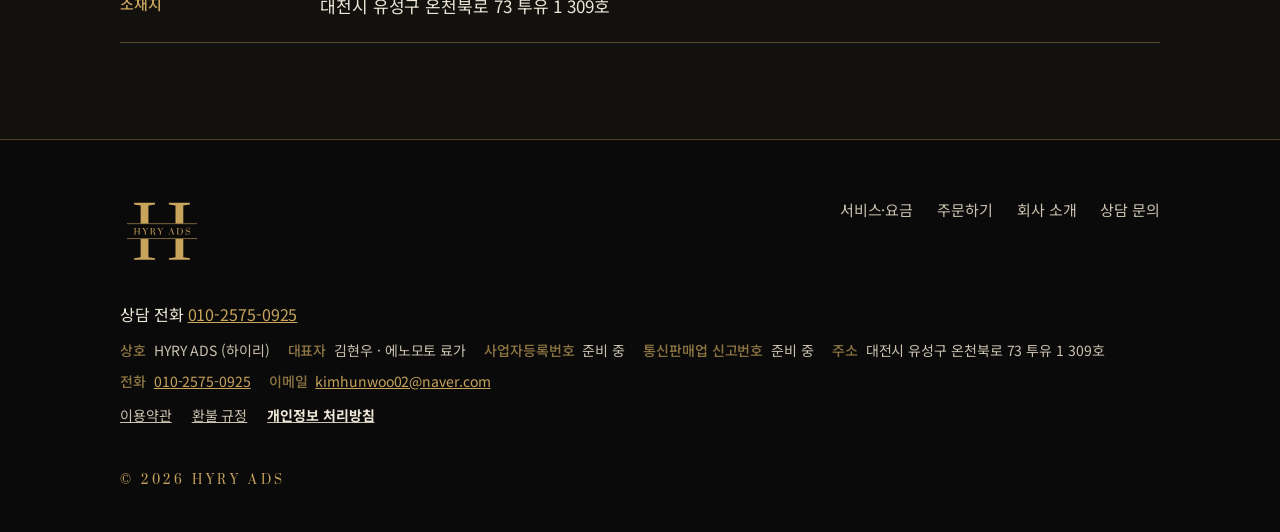
<file: hyry-ads-site 3/public/about.html>
<!doctype html>
<html lang="ko">
<head>
<meta charset="utf-8">
<meta name="viewport" content="width=device-width, initial-scale=1, viewport-fit=cover">
<title>회사 소개 | HYRY ADS</title>
<meta name="description" content="HYRY ADS(하이리)는 웹사이트 제작부터 SNS 콘텐츠, 영상 편집, 광고 운영까지 브랜드 성장에 필요한 서비스를 합리적인 패키지로 제공합니다.">
<meta name="theme-color" content="#0A0A0A">
<link rel="icon" href="favicon.ico" sizes="32x32">
<link rel="icon" href="favicon.svg" type="image/svg+xml">
<link rel="apple-touch-icon" href="apple-touch-icon.png">
<link rel="manifest" href="site.webmanifest">
<link rel="preconnect" href="https://fonts.googleapis.com">
<link rel="preconnect" href="https://fonts.gstatic.com" crossorigin>
<link rel="stylesheet" href="https://fonts.googleapis.com/css2?family=Prata&family=Nanum+Myeongjo:wght@400;700;800&family=Noto+Sans+KR:wght@400;500;700&display=swap">
<link rel="stylesheet" href="site.css">
</head>
<body>
<header class="top">
  <div class="wrap">
    <a class="brand" href="index.html" aria-label="HYRY ADS 홈">
      <span class="emblem"><svg aria-hidden="true" xmlns="http://www.w3.org/2000/svg" viewBox="0 0 307.09 257.92"><g transform="translate(41.09 232.96)"><mask id="m-hdr" maskUnits="userSpaceOnUse" x="-49.6" y="-218.0" width="324.1" height="228.0"><rect x="-49.6" y="-218.0" width="324.1" height="228.0" fill="#fff"/><rect x="-16.133000000000003" y="-132.35116716566574" width="257.166" height="56.70233433133148" fill="#000"/></mask><g mask="url(#m-hdr)"><path d="M10.4 0.0V-5.46L34.32 -9.36V-198.64000000000001L10.4 -202.28V-208.0H86.84V-202.28L62.92 -198.64000000000001V-113.36H161.72V-198.64000000000001L137.54 -202.28V-208.0H214.5V-202.28L190.32 -198.64000000000001V-9.36L214.5 -5.46V0.0H137.54V-5.46L161.72 -9.36V-106.86H62.92V-9.36L86.84 -5.46V0.0Z" fill="currentColor"/></g><rect x="-16.133000000000003" y="-132.35116716566574" width="257.166" height="2.08" fill="currentColor"/><rect x="-16.133000000000003" y="-77.72883283433426" width="257.166" height="2.08" fill="currentColor"/><g transform="translate(8.38 -91.95)"><path d="M1.205406767247693 0.0V-0.6328385528050389L3.977842331917387 -1.0848660905229237V-23.023269254430936L1.205406767247693 -23.44516162296763V-24.10813534495386H10.065146506518236V-23.44516162296763L7.292710941848543 -23.023269254430936V-13.138933762999853H18.744075230701625V-23.023269254430936L15.94150449685074 -23.44516162296763V-24.10813534495386H24.861514574483667V-23.44516162296763L22.058943840632782 -23.023269254430936V-1.0848660905229237L24.861514574483667 -0.6328385528050389V0.0H15.94150449685074V-0.6328385528050389L18.744075230701625 -1.0848660905229237V-12.385554533470046H7.292710941848543V-1.0848660905229237L10.065146506518236 -0.6328385528050389V0.0ZM38.603151721107366 0.0V-0.6328385528050389L41.40572245495825 -1.0848660905229237V-10.24595752160539L34.08287634392852 -23.023269254430936L31.702197978614326 -23.44516162296763V-24.10813534495386H40.77288390215321V-23.44516162296763L37.970313168302326 -23.023269254430936L44.298698696352716 -12.084202841658122L50.11478634832284 -21.998673502270396L46.498566046579754 -23.44516162296763V-24.10813534495386H53.24884394316683V-23.44516162296763L50.92843591621503 -21.968538333089207L44.660320726527026 -11.240418104584737V-1.0848660905229237L47.46289146037791 -0.6328385528050389V0.0ZM74.16265135491432 -3.2847334407499633 73.59008314047166 -7.322846111029735Q73.28873144865973 -9.372037615350813 72.18879777354621 -10.532241628826718Q71.0888640984327 -11.692445642302623 68.76845607148088 -11.692445642302623H66.41791287534788V-1.0848660905229237L69.19034844001757 -0.6328385528050389V0.0H60.330608700747035V-0.6328385528050389L63.10304426541673 -1.0848660905229237V-23.023269254430936L60.330608700747035 -23.44516162296763V-24.10813534495386H68.76845607148088Q73.68048864801523 -24.10813534495386 75.88035599824227 -22.57124171671305Q78.08022334846932 -21.034348088472242 78.08022334846932 -17.90029049362824Q78.08022334846932 -12.71704139446316 71.81210815878131 -11.903391826570969V-11.722580811483814Q74.13251618573312 -11.3910939504907 75.53380155265856 -10.065146506518236Q76.93508691958401 -8.739199062545774 77.29670894975831 -6.5393317123187344L77.68846614911381 -3.9477071627361946Q77.92954750256335 -2.2601376885894244 78.24596677896588 -1.657434304965578Q78.56238605536839 -1.0547309213417313 79.22535977735463 -1.0547309213417313Q79.67738731507251 -1.0547309213417313 80.18968519115278 -1.3410150285630584Q80.70198306723304 -1.6272991357843856 81.15401060495093 -2.0793266735022704L81.6663084810312 -1.5368936282408086Q80.79238857477662 -0.5424330452614619 79.85819833015967 -0.12054067672476931Q78.9240080855427 0.30135169181192323 77.83914199501977 0.30135169181192323Q76.151572520873 0.30135169181192323 75.30778778379963 -0.5122978760802696Q74.46400304672623 -1.3259474439724623 74.16265135491432 -3.2847334407499633ZM69.79305182364142 -12.415689702651237Q71.99291917386846 -12.415689702651237 73.21339352570675 -13.756704731214295Q74.43386787754504 -15.097719759777355 74.43386787754504 -17.719479478541086V-18.352318031346126Q74.43386787754504 -23.354756115424053 68.76845607148088 -23.354756115424053H66.41791287534788V-12.415689702651237ZM93.56970030760218 0.0V-0.6328385528050389L96.37227104145306 -1.0848660905229237V-10.24595752160539L89.04942493042333 -23.023269254430936L86.66874656510913 -23.44516162296763V-24.10813534495386H95.73943248864802V-23.44516162296763L92.93686175479714 -23.023269254430936L99.26524728284753 -12.084202841658122L105.08133493481765 -21.998673502270396L101.46511463307456 -23.44516162296763V-24.10813534495386H108.21539252966164V-23.44516162296763L105.89498450270983 -21.968538333089207L99.62686931302183 -11.240418104584737V-1.0848660905229237L102.42944004687271 -0.6328385528050389V0.0ZM127.08000843708804 0.0V-0.6328385528050389L130.0332550168449 -1.8382453200527318L138.74231891020946 -24.710838728577706H139.22448161710855L147.45138280357406 -1.0848660905229237L150.22381836824374 -0.6328385528050389V0.0H141.3640786289732V-0.6328385528050389L143.83516250183098 -1.024595752160539L141.27367312142962 -8.16663084810312H133.25771811923246L130.81676941555588 -1.8382453200527318L133.5289346418632 -0.6328385528050389V0.0ZM133.498799472682 -8.799469400908158H141.06272693716127L137.44650663541822 -19.40704895268786ZM157.42612380254872 -0.6328385528050389 160.19855936721842 -1.0848660905229237V-23.023269254430936L157.42612380254872 -23.44516162296763V-24.10813534495386H168.96789359894538Q172.28276220887653 -24.10813534495386 174.85931917386847 -22.616444470484836Q177.4358761388604 -21.124753596015818 178.88236425955765 -18.397520785117912Q180.3288523802549 -15.67028797422001 180.3288523802549 -12.05406767247693Q180.3288523802549 -8.43784737073385 178.88236425955765 -5.710614559835945Q177.4358761388604 -2.98338174893804 174.84425158927786 -1.49169087446902Q172.25262703969534 0.0 168.96789359894538 0.0H157.42612380254872ZM168.96789359894538 -0.7232440603486158Q171.16776094917242 -0.7232440603486158 172.87039800790978 -1.7478398125091548Q174.57303506664715 -2.772435564669694 175.5373604804453 -4.806559484400176Q176.50168589424345 -6.840683404130658 176.50168589424345 -9.73365964552512V-14.37447569942874Q176.50168589424345 -17.267451940823204 175.5373604804453 -19.286508275963087Q174.57303506664715 -21.305564611102973 172.87039800790978 -22.330160363263513Q171.16776094917242 -23.354756115424053 168.96789359894538 -23.354756115424053H163.51342797714958V-0.7232440603486158ZM193.82940817342902 -0.9944605829793467 191.2679187930277 0.30135169181192323H190.60494507104144V-7.443386787754505H191.2679187930277L193.8595433426102 -1.8382453200527318Q196.36076238464918 -0.06027033836238465 199.58522548703675 -0.06027033836238465Q202.23712037498169 -0.06027033836238465 203.96989260290025 -1.4615557052878279Q205.7026648308188 -2.862841072213271 205.7026648308188 -5.394195283433426Q205.7026648308188 -7.232440603486158 204.5876635711147 -8.302239109418485Q203.47266231141057 -9.372037615350813 200.9714432693716 -10.004876168155851L195.96900518529367 -11.300688442947122Q193.34724546652996 -11.993797334114545 192.0212980225575 -13.66629922367072Q190.69535057858502 -15.338801113226893 190.69535057858502 -17.62907397099751Q190.69535057858502 -19.70840064449978 191.52406773106782 -21.32063219569357Q192.3527848835506 -22.93286374688736 193.94994885015382 -23.82185123773253Q195.547112816757 -24.710838728577706 197.74698016698403 -24.710838728577706Q200.48928056247254 -24.710838728577706 202.6590127435184 -23.776648483960745L204.85888009374543 -24.710838728577706H205.52185381573165V-18.56326421561447H204.85888009374543L202.68914791269958 -22.962998916068553Q200.42901022411016 -24.047865006591476 197.77711533616522 -24.047865006591476Q195.15535561740148 -24.047865006591476 193.6485971583419 -22.706849978028416Q192.14183869928226 -21.36583494946536 192.14183869928226 -19.165967599238318Q192.14183869928226 -17.538668463453934 193.21163720521457 -16.604478218836974Q194.2814357111469 -15.67028797422001 196.36076238464918 -15.127854928958547L201.7549576680826 -13.711501977442508Q204.37671738684634 -13.048528255456276 205.657462077047 -11.436296704262487Q206.9382067672477 -9.824065153068698 206.9382067672477 -6.5393317123187344Q206.9382067672477 -3.1943279332063863 204.87394767833604 -1.29581227479127Q202.80968858942435 0.6027033836238465 199.34414413358724 0.6027033836238465Q196.54157339973634 0.6027033836238465 193.82940817342902 -0.9944605829793467Z" fill="currentColor"/></g></g></svg></span>
      <span>HYRY ADS</span>
    </a>
    <nav class="nav" aria-label="메인 메뉴">
      <a href="services.html">서비스·요금</a><a href="order.html">주문하기</a><a href="about.html" aria-current="page">회사 소개</a><a class="cta" href="contact.html">상담 문의</a>
    </nav>
  </div>
</header>

<main id="top">
  <section class="page-hero">
    <div class="wrap">
      <div class="band"><span>회사 소개</span></div>
      <h1>HYRY ADS</h1>
      <p>웹사이트 제작부터 SNS 콘텐츠, 영상 편집, 광고 운영까지 브랜드 성장을 함께하는 하이리입니다.</p>
    </div>
  </section>

  <section class="values" aria-labelledby="val-h">
    <div class="wrap">
      <div class="band"><span>철학</span></div>
      <h2 id="val-h">저희가 소중히 여기는 것</h2>
      <div class="vals">
        <div><h3>품격</h3><p>단기 수치를 위해 브랜드 이미지를 해치는 표현은 하지 않습니다. 오래 신뢰받는 결과물을 만듭니다.</p></div>
        <div><h3>근거</h3><p>감이 아닌 데이터로 판단합니다. 왜 그 방법인지 언제든 설명할 수 있는 운영을 합니다.</p></div>
        <div><h3>투명성</h3><p>작업 범위와 비용을 진행 전에 안내합니다. 약정 범위를 넘는 작업은 미리 협의합니다.</p></div>
      </div>
    </div>
  </section>

  <section class="about" aria-labelledby="about-h">
    <div class="wrap">
      <div class="band"><span>회사 개요</span></div>
      <h2 id="about-h">회사 개요</h2>
      <dl>
        <dt>회사명</dt><dd>HYRY ADS <small>(하이리)</small></dd>
        <dt>사업 내용</dt><dd>홈페이지·쇼핑몰 제작 및 관리, 유튜브 영상 편집·채널 관리, 블로그 콘텐츠 제작·관리, SNS 및 광고 운영</dd>
        <dt>창업 멤버</dt><dd>김현우 · 에노모토 료가</dd>
        <dt>전화</dt><dd><a href="tel:+821025750925">010-2575-0925</a></dd>
        <dt>이메일</dt><dd><a href="mailto:kimhunwoo02@naver.com">kimhunwoo02@naver.com</a></dd>
        <dt>소재지</dt><dd>대전시 유성구 온천북로 73 투유 1 309호</dd>
      </dl>
    </div>
  </section>

</main>

<footer>
  <div class="wrap">
    <a href="index.html" class="emblem" aria-label="HYRY ADS 홈"><svg aria-hidden="true" xmlns="http://www.w3.org/2000/svg" viewBox="0 0 307.09 257.92"><g transform="translate(41.09 232.96)"><mask id="m-ftr" maskUnits="userSpaceOnUse" x="-49.6" y="-218.0" width="324.1" height="228.0"><rect x="-49.6" y="-218.0" width="324.1" height="228.0" fill="#fff"/><rect x="-16.133000000000003" y="-132.35116716566574" width="257.166" height="56.70233433133148" fill="#000"/></mask><g mask="url(#m-ftr)"><path d="M10.4 0.0V-5.46L34.32 -9.36V-198.64000000000001L10.4 -202.28V-208.0H86.84V-202.28L62.92 -198.64000000000001V-113.36H161.72V-198.64000000000001L137.54 -202.28V-208.0H214.5V-202.28L190.32 -198.64000000000001V-9.36L214.5 -5.46V0.0H137.54V-5.46L161.72 -9.36V-106.86H62.92V-9.36L86.84 -5.46V0.0Z" fill="currentColor"/></g><rect x="-16.133000000000003" y="-132.35116716566574" width="257.166" height="2.08" fill="currentColor"/><rect x="-16.133000000000003" y="-77.72883283433426" width="257.166" height="2.08" fill="currentColor"/><g transform="translate(8.38 -91.95)"><path d="M1.205406767247693 0.0V-0.6328385528050389L3.977842331917387 -1.0848660905229237V-23.023269254430936L1.205406767247693 -23.44516162296763V-24.10813534495386H10.065146506518236V-23.44516162296763L7.292710941848543 -23.023269254430936V-13.138933762999853H18.744075230701625V-23.023269254430936L15.94150449685074 -23.44516162296763V-24.10813534495386H24.861514574483667V-23.44516162296763L22.058943840632782 -23.023269254430936V-1.0848660905229237L24.861514574483667 -0.6328385528050389V0.0H15.94150449685074V-0.6328385528050389L18.744075230701625 -1.0848660905229237V-12.385554533470046H7.292710941848543V-1.0848660905229237L10.065146506518236 -0.6328385528050389V0.0ZM38.603151721107366 0.0V-0.6328385528050389L41.40572245495825 -1.0848660905229237V-10.24595752160539L34.08287634392852 -23.023269254430936L31.702197978614326 -23.44516162296763V-24.10813534495386H40.77288390215321V-23.44516162296763L37.970313168302326 -23.023269254430936L44.298698696352716 -12.084202841658122L50.11478634832284 -21.998673502270396L46.498566046579754 -23.44516162296763V-24.10813534495386H53.24884394316683V-23.44516162296763L50.92843591621503 -21.968538333089207L44.660320726527026 -11.240418104584737V-1.0848660905229237L47.46289146037791 -0.6328385528050389V0.0ZM74.16265135491432 -3.2847334407499633 73.59008314047166 -7.322846111029735Q73.28873144865973 -9.372037615350813 72.18879777354621 -10.532241628826718Q71.0888640984327 -11.692445642302623 68.76845607148088 -11.692445642302623H66.41791287534788V-1.0848660905229237L69.19034844001757 -0.6328385528050389V0.0H60.330608700747035V-0.6328385528050389L63.10304426541673 -1.0848660905229237V-23.023269254430936L60.330608700747035 -23.44516162296763V-24.10813534495386H68.76845607148088Q73.68048864801523 -24.10813534495386 75.88035599824227 -22.57124171671305Q78.08022334846932 -21.034348088472242 78.08022334846932 -17.90029049362824Q78.08022334846932 -12.71704139446316 71.81210815878131 -11.903391826570969V-11.722580811483814Q74.13251618573312 -11.3910939504907 75.53380155265856 -10.065146506518236Q76.93508691958401 -8.739199062545774 77.29670894975831 -6.5393317123187344L77.68846614911381 -3.9477071627361946Q77.92954750256335 -2.2601376885894244 78.24596677896588 -1.657434304965578Q78.56238605536839 -1.0547309213417313 79.22535977735463 -1.0547309213417313Q79.67738731507251 -1.0547309213417313 80.18968519115278 -1.3410150285630584Q80.70198306723304 -1.6272991357843856 81.15401060495093 -2.0793266735022704L81.6663084810312 -1.5368936282408086Q80.79238857477662 -0.5424330452614619 79.85819833015967 -0.12054067672476931Q78.9240080855427 0.30135169181192323 77.83914199501977 0.30135169181192323Q76.151572520873 0.30135169181192323 75.30778778379963 -0.5122978760802696Q74.46400304672623 -1.3259474439724623 74.16265135491432 -3.2847334407499633ZM69.79305182364142 -12.415689702651237Q71.99291917386846 -12.415689702651237 73.21339352570675 -13.756704731214295Q74.43386787754504 -15.097719759777355 74.43386787754504 -17.719479478541086V-18.352318031346126Q74.43386787754504 -23.354756115424053 68.76845607148088 -23.354756115424053H66.41791287534788V-12.415689702651237ZM93.56970030760218 0.0V-0.6328385528050389L96.37227104145306 -1.0848660905229237V-10.24595752160539L89.04942493042333 -23.023269254430936L86.66874656510913 -23.44516162296763V-24.10813534495386H95.73943248864802V-23.44516162296763L92.93686175479714 -23.023269254430936L99.26524728284753 -12.084202841658122L105.08133493481765 -21.998673502270396L101.46511463307456 -23.44516162296763V-24.10813534495386H108.21539252966164V-23.44516162296763L105.89498450270983 -21.968538333089207L99.62686931302183 -11.240418104584737V-1.0848660905229237L102.42944004687271 -0.6328385528050389V0.0ZM127.08000843708804 0.0V-0.6328385528050389L130.0332550168449 -1.8382453200527318L138.74231891020946 -24.710838728577706H139.22448161710855L147.45138280357406 -1.0848660905229237L150.22381836824374 -0.6328385528050389V0.0H141.3640786289732V-0.6328385528050389L143.83516250183098 -1.024595752160539L141.27367312142962 -8.16663084810312H133.25771811923246L130.81676941555588 -1.8382453200527318L133.5289346418632 -0.6328385528050389V0.0ZM133.498799472682 -8.799469400908158H141.06272693716127L137.44650663541822 -19.40704895268786ZM157.42612380254872 -0.6328385528050389 160.19855936721842 -1.0848660905229237V-23.023269254430936L157.42612380254872 -23.44516162296763V-24.10813534495386H168.96789359894538Q172.28276220887653 -24.10813534495386 174.85931917386847 -22.616444470484836Q177.4358761388604 -21.124753596015818 178.88236425955765 -18.397520785117912Q180.3288523802549 -15.67028797422001 180.3288523802549 -12.05406767247693Q180.3288523802549 -8.43784737073385 178.88236425955765 -5.710614559835945Q177.4358761388604 -2.98338174893804 174.84425158927786 -1.49169087446902Q172.25262703969534 0.0 168.96789359894538 0.0H157.42612380254872ZM168.96789359894538 -0.7232440603486158Q171.16776094917242 -0.7232440603486158 172.87039800790978 -1.7478398125091548Q174.57303506664715 -2.772435564669694 175.5373604804453 -4.806559484400176Q176.50168589424345 -6.840683404130658 176.50168589424345 -9.73365964552512V-14.37447569942874Q176.50168589424345 -17.267451940823204 175.5373604804453 -19.286508275963087Q174.57303506664715 -21.305564611102973 172.87039800790978 -22.330160363263513Q171.16776094917242 -23.354756115424053 168.96789359894538 -23.354756115424053H163.51342797714958V-0.7232440603486158ZM193.82940817342902 -0.9944605829793467 191.2679187930277 0.30135169181192323H190.60494507104144V-7.443386787754505H191.2679187930277L193.8595433426102 -1.8382453200527318Q196.36076238464918 -0.06027033836238465 199.58522548703675 -0.06027033836238465Q202.23712037498169 -0.06027033836238465 203.96989260290025 -1.4615557052878279Q205.7026648308188 -2.862841072213271 205.7026648308188 -5.394195283433426Q205.7026648308188 -7.232440603486158 204.5876635711147 -8.302239109418485Q203.47266231141057 -9.372037615350813 200.9714432693716 -10.004876168155851L195.96900518529367 -11.300688442947122Q193.34724546652996 -11.993797334114545 192.0212980225575 -13.66629922367072Q190.69535057858502 -15.338801113226893 190.69535057858502 -17.62907397099751Q190.69535057858502 -19.70840064449978 191.52406773106782 -21.32063219569357Q192.3527848835506 -22.93286374688736 193.94994885015382 -23.82185123773253Q195.547112816757 -24.710838728577706 197.74698016698403 -24.710838728577706Q200.48928056247254 -24.710838728577706 202.6590127435184 -23.776648483960745L204.85888009374543 -24.710838728577706H205.52185381573165V-18.56326421561447H204.85888009374543L202.68914791269958 -22.962998916068553Q200.42901022411016 -24.047865006591476 197.77711533616522 -24.047865006591476Q195.15535561740148 -24.047865006591476 193.6485971583419 -22.706849978028416Q192.14183869928226 -21.36583494946536 192.14183869928226 -19.165967599238318Q192.14183869928226 -17.538668463453934 193.21163720521457 -16.604478218836974Q194.2814357111469 -15.67028797422001 196.36076238464918 -15.127854928958547L201.7549576680826 -13.711501977442508Q204.37671738684634 -13.048528255456276 205.657462077047 -11.436296704262487Q206.9382067672477 -9.824065153068698 206.9382067672477 -6.5393317123187344Q206.9382067672477 -3.1943279332063863 204.87394767833604 -1.29581227479127Q202.80968858942435 0.6027033836238465 199.34414413358724 0.6027033836238465Q196.54157339973634 0.6027033836238465 193.82940817342902 -0.9944605829793467Z" fill="currentColor"/></g></g></svg></a>
    <nav aria-label="하단 메뉴">
      <a href="services.html">서비스·요금</a><a href="order.html">주문하기</a><a href="about.html">회사 소개</a><a href="contact.html">상담 문의</a>
    </nav>
    <div class="biz">
      <p class="biz-call">상담 전화 <a href="tel:+821025750925">010-2575-0925</a></p>
      <p class="biz-info"><span><b>상호</b> HYRY ADS (하이리)</span><span><b>대표자</b> 김현우 · 에노모토 료가</span><span><b>사업자등록번호</b> 준비 중</span><span><b>통신판매업 신고번호</b> 준비 중</span><span><b>주소</b> 대전시 유성구 온천북로 73 투유 1 309호</span><span><b>전화</b> <a href="tel:+821025750925">010-2575-0925</a></span><span><b>이메일</b> <a href="mailto:kimhunwoo02@naver.com">kimhunwoo02@naver.com</a></span></p>
      <p class="legal"><a href="terms.html">이용약관</a><a href="refund.html">환불 규정</a><a href="privacy.html"><b>개인정보 처리방침</b></a></p>
    </div>
    <small>© 2026 HYRY ADS</small>
  </div>
</footer>
<script>
(function(){
  var reduce = window.matchMedia && window.matchMedia('(prefers-reduced-motion: reduce)').matches;
  if (reduce || !('IntersectionObserver' in window)) return;
  var groups = [
    ['main section:not(.hero):not(.page-hero) .band', 0],
    ['main section:not(.hero):not(.page-hero) h2', 0.1],
    ['.svc article', 0.12], ['.pl-group', 0.12], ['.pl-notes', 0],
    ['.steps li', 0.14], ['.vals > div', 0.14], ['.about dl', 0],
    ['.cta-band .wrap', 0], ['.contact .intro p', 0.1], ['#contact-form', 0.15],
    ['footer .wrap', 0]
  ];
  var els = [];
  groups.forEach(function(g){
    Array.prototype.forEach.call(document.querySelectorAll(g[0]), function(el, i){
      el.classList.add('rv');
      el.style.setProperty('--d', (g[1] ? (i % 5) * g[1] : 0) + 's');
      els.push(el);
    });
  });
  var io = new IntersectionObserver(function(entries){
    entries.forEach(function(en){ if (en.isIntersecting) { en.target.classList.add('in'); io.unobserve(en.target); } });
  }, { threshold: 0.12, rootMargin: '0px 0px -6% 0px' });
  els.forEach(function(el){
    if (el.getBoundingClientRect().top < window.innerHeight * 0.94) el.classList.add('in');
    else io.observe(el);
  });
  document.documentElement.classList.add('js-reveal');
})();
</script>
</body>
</html>
</file>
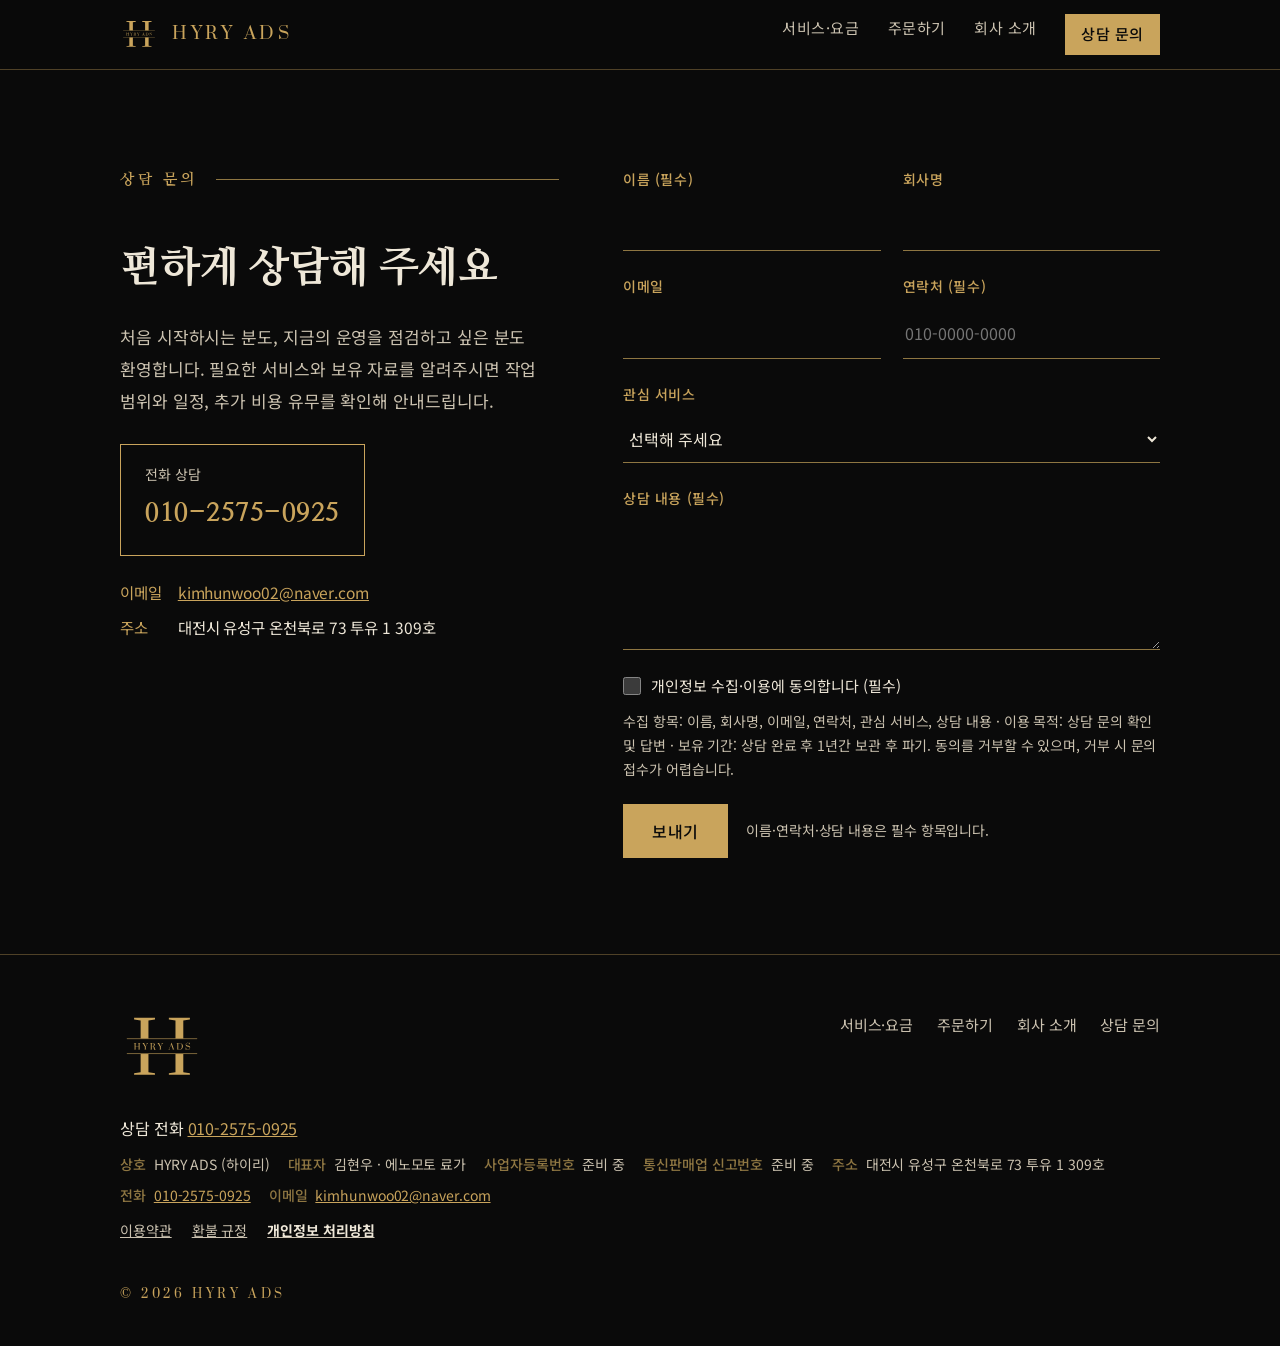
<file: hyry-ads-site 3/public/contact.html>
<!doctype html>
<html lang="ko">
<head>
<meta charset="utf-8">
<meta name="viewport" content="width=device-width, initial-scale=1, viewport-fit=cover">
<title>상담 문의 | HYRY ADS</title>
<meta name="description" content="HYRY ADS(하이리)는 웹사이트 제작부터 SNS 콘텐츠, 영상 편집, 광고 운영까지 브랜드 성장에 필요한 서비스를 합리적인 패키지로 제공합니다.">
<meta name="theme-color" content="#0A0A0A">
<link rel="icon" href="favicon.ico" sizes="32x32">
<link rel="icon" href="favicon.svg" type="image/svg+xml">
<link rel="apple-touch-icon" href="apple-touch-icon.png">
<link rel="manifest" href="site.webmanifest">
<link rel="preconnect" href="https://fonts.googleapis.com">
<link rel="preconnect" href="https://fonts.gstatic.com" crossorigin>
<link rel="stylesheet" href="https://fonts.googleapis.com/css2?family=Prata&family=Nanum+Myeongjo:wght@400;700;800&family=Noto+Sans+KR:wght@400;500;700&display=swap">
<link rel="stylesheet" href="site.css">
</head>
<body>
<header class="top">
  <div class="wrap">
    <a class="brand" href="index.html" aria-label="HYRY ADS 홈">
      <span class="emblem"><svg aria-hidden="true" xmlns="http://www.w3.org/2000/svg" viewBox="0 0 307.09 257.92"><g transform="translate(41.09 232.96)"><mask id="m-hdr" maskUnits="userSpaceOnUse" x="-49.6" y="-218.0" width="324.1" height="228.0"><rect x="-49.6" y="-218.0" width="324.1" height="228.0" fill="#fff"/><rect x="-16.133000000000003" y="-132.35116716566574" width="257.166" height="56.70233433133148" fill="#000"/></mask><g mask="url(#m-hdr)"><path d="M10.4 0.0V-5.46L34.32 -9.36V-198.64000000000001L10.4 -202.28V-208.0H86.84V-202.28L62.92 -198.64000000000001V-113.36H161.72V-198.64000000000001L137.54 -202.28V-208.0H214.5V-202.28L190.32 -198.64000000000001V-9.36L214.5 -5.46V0.0H137.54V-5.46L161.72 -9.36V-106.86H62.92V-9.36L86.84 -5.46V0.0Z" fill="currentColor"/></g><rect x="-16.133000000000003" y="-132.35116716566574" width="257.166" height="2.08" fill="currentColor"/><rect x="-16.133000000000003" y="-77.72883283433426" width="257.166" height="2.08" fill="currentColor"/><g transform="translate(8.38 -91.95)"><path d="M1.205406767247693 0.0V-0.6328385528050389L3.977842331917387 -1.0848660905229237V-23.023269254430936L1.205406767247693 -23.44516162296763V-24.10813534495386H10.065146506518236V-23.44516162296763L7.292710941848543 -23.023269254430936V-13.138933762999853H18.744075230701625V-23.023269254430936L15.94150449685074 -23.44516162296763V-24.10813534495386H24.861514574483667V-23.44516162296763L22.058943840632782 -23.023269254430936V-1.0848660905229237L24.861514574483667 -0.6328385528050389V0.0H15.94150449685074V-0.6328385528050389L18.744075230701625 -1.0848660905229237V-12.385554533470046H7.292710941848543V-1.0848660905229237L10.065146506518236 -0.6328385528050389V0.0ZM38.603151721107366 0.0V-0.6328385528050389L41.40572245495825 -1.0848660905229237V-10.24595752160539L34.08287634392852 -23.023269254430936L31.702197978614326 -23.44516162296763V-24.10813534495386H40.77288390215321V-23.44516162296763L37.970313168302326 -23.023269254430936L44.298698696352716 -12.084202841658122L50.11478634832284 -21.998673502270396L46.498566046579754 -23.44516162296763V-24.10813534495386H53.24884394316683V-23.44516162296763L50.92843591621503 -21.968538333089207L44.660320726527026 -11.240418104584737V-1.0848660905229237L47.46289146037791 -0.6328385528050389V0.0ZM74.16265135491432 -3.2847334407499633 73.59008314047166 -7.322846111029735Q73.28873144865973 -9.372037615350813 72.18879777354621 -10.532241628826718Q71.0888640984327 -11.692445642302623 68.76845607148088 -11.692445642302623H66.41791287534788V-1.0848660905229237L69.19034844001757 -0.6328385528050389V0.0H60.330608700747035V-0.6328385528050389L63.10304426541673 -1.0848660905229237V-23.023269254430936L60.330608700747035 -23.44516162296763V-24.10813534495386H68.76845607148088Q73.68048864801523 -24.10813534495386 75.88035599824227 -22.57124171671305Q78.08022334846932 -21.034348088472242 78.08022334846932 -17.90029049362824Q78.08022334846932 -12.71704139446316 71.81210815878131 -11.903391826570969V-11.722580811483814Q74.13251618573312 -11.3910939504907 75.53380155265856 -10.065146506518236Q76.93508691958401 -8.739199062545774 77.29670894975831 -6.5393317123187344L77.68846614911381 -3.9477071627361946Q77.92954750256335 -2.2601376885894244 78.24596677896588 -1.657434304965578Q78.56238605536839 -1.0547309213417313 79.22535977735463 -1.0547309213417313Q79.67738731507251 -1.0547309213417313 80.18968519115278 -1.3410150285630584Q80.70198306723304 -1.6272991357843856 81.15401060495093 -2.0793266735022704L81.6663084810312 -1.5368936282408086Q80.79238857477662 -0.5424330452614619 79.85819833015967 -0.12054067672476931Q78.9240080855427 0.30135169181192323 77.83914199501977 0.30135169181192323Q76.151572520873 0.30135169181192323 75.30778778379963 -0.5122978760802696Q74.46400304672623 -1.3259474439724623 74.16265135491432 -3.2847334407499633ZM69.79305182364142 -12.415689702651237Q71.99291917386846 -12.415689702651237 73.21339352570675 -13.756704731214295Q74.43386787754504 -15.097719759777355 74.43386787754504 -17.719479478541086V-18.352318031346126Q74.43386787754504 -23.354756115424053 68.76845607148088 -23.354756115424053H66.41791287534788V-12.415689702651237ZM93.56970030760218 0.0V-0.6328385528050389L96.37227104145306 -1.0848660905229237V-10.24595752160539L89.04942493042333 -23.023269254430936L86.66874656510913 -23.44516162296763V-24.10813534495386H95.73943248864802V-23.44516162296763L92.93686175479714 -23.023269254430936L99.26524728284753 -12.084202841658122L105.08133493481765 -21.998673502270396L101.46511463307456 -23.44516162296763V-24.10813534495386H108.21539252966164V-23.44516162296763L105.89498450270983 -21.968538333089207L99.62686931302183 -11.240418104584737V-1.0848660905229237L102.42944004687271 -0.6328385528050389V0.0ZM127.08000843708804 0.0V-0.6328385528050389L130.0332550168449 -1.8382453200527318L138.74231891020946 -24.710838728577706H139.22448161710855L147.45138280357406 -1.0848660905229237L150.22381836824374 -0.6328385528050389V0.0H141.3640786289732V-0.6328385528050389L143.83516250183098 -1.024595752160539L141.27367312142962 -8.16663084810312H133.25771811923246L130.81676941555588 -1.8382453200527318L133.5289346418632 -0.6328385528050389V0.0ZM133.498799472682 -8.799469400908158H141.06272693716127L137.44650663541822 -19.40704895268786ZM157.42612380254872 -0.6328385528050389 160.19855936721842 -1.0848660905229237V-23.023269254430936L157.42612380254872 -23.44516162296763V-24.10813534495386H168.96789359894538Q172.28276220887653 -24.10813534495386 174.85931917386847 -22.616444470484836Q177.4358761388604 -21.124753596015818 178.88236425955765 -18.397520785117912Q180.3288523802549 -15.67028797422001 180.3288523802549 -12.05406767247693Q180.3288523802549 -8.43784737073385 178.88236425955765 -5.710614559835945Q177.4358761388604 -2.98338174893804 174.84425158927786 -1.49169087446902Q172.25262703969534 0.0 168.96789359894538 0.0H157.42612380254872ZM168.96789359894538 -0.7232440603486158Q171.16776094917242 -0.7232440603486158 172.87039800790978 -1.7478398125091548Q174.57303506664715 -2.772435564669694 175.5373604804453 -4.806559484400176Q176.50168589424345 -6.840683404130658 176.50168589424345 -9.73365964552512V-14.37447569942874Q176.50168589424345 -17.267451940823204 175.5373604804453 -19.286508275963087Q174.57303506664715 -21.305564611102973 172.87039800790978 -22.330160363263513Q171.16776094917242 -23.354756115424053 168.96789359894538 -23.354756115424053H163.51342797714958V-0.7232440603486158ZM193.82940817342902 -0.9944605829793467 191.2679187930277 0.30135169181192323H190.60494507104144V-7.443386787754505H191.2679187930277L193.8595433426102 -1.8382453200527318Q196.36076238464918 -0.06027033836238465 199.58522548703675 -0.06027033836238465Q202.23712037498169 -0.06027033836238465 203.96989260290025 -1.4615557052878279Q205.7026648308188 -2.862841072213271 205.7026648308188 -5.394195283433426Q205.7026648308188 -7.232440603486158 204.5876635711147 -8.302239109418485Q203.47266231141057 -9.372037615350813 200.9714432693716 -10.004876168155851L195.96900518529367 -11.300688442947122Q193.34724546652996 -11.993797334114545 192.0212980225575 -13.66629922367072Q190.69535057858502 -15.338801113226893 190.69535057858502 -17.62907397099751Q190.69535057858502 -19.70840064449978 191.52406773106782 -21.32063219569357Q192.3527848835506 -22.93286374688736 193.94994885015382 -23.82185123773253Q195.547112816757 -24.710838728577706 197.74698016698403 -24.710838728577706Q200.48928056247254 -24.710838728577706 202.6590127435184 -23.776648483960745L204.85888009374543 -24.710838728577706H205.52185381573165V-18.56326421561447H204.85888009374543L202.68914791269958 -22.962998916068553Q200.42901022411016 -24.047865006591476 197.77711533616522 -24.047865006591476Q195.15535561740148 -24.047865006591476 193.6485971583419 -22.706849978028416Q192.14183869928226 -21.36583494946536 192.14183869928226 -19.165967599238318Q192.14183869928226 -17.538668463453934 193.21163720521457 -16.604478218836974Q194.2814357111469 -15.67028797422001 196.36076238464918 -15.127854928958547L201.7549576680826 -13.711501977442508Q204.37671738684634 -13.048528255456276 205.657462077047 -11.436296704262487Q206.9382067672477 -9.824065153068698 206.9382067672477 -6.5393317123187344Q206.9382067672477 -3.1943279332063863 204.87394767833604 -1.29581227479127Q202.80968858942435 0.6027033836238465 199.34414413358724 0.6027033836238465Q196.54157339973634 0.6027033836238465 193.82940817342902 -0.9944605829793467Z" fill="currentColor"/></g></g></svg></span>
      <span>HYRY ADS</span>
    </a>
    <nav class="nav" aria-label="메인 메뉴">
      <a href="services.html">서비스·요금</a><a href="order.html">주문하기</a><a href="about.html">회사 소개</a><a class="cta" href="contact.html" aria-current="page">상담 문의</a>
    </nav>
  </div>
</header>

<main id="top">
  <section class="contact" aria-labelledby="contact-h">
    <div class="wrap">
      <div class="intro">
        <div class="band"><span>상담 문의</span></div>
        <h1 id="contact-h">편하게 상담해 주세요</h1>
        <p>처음 시작하시는 분도, 지금의 운영을 점검하고 싶은 분도 환영합니다. 필요한 서비스와 보유 자료를 알려주시면 작업 범위와 일정, 추가 비용 유무를 확인해 안내드립니다.</p>
        <a class="tel-card" href="tel:+821025750925"><span>전화 상담</span><strong>010-2575-0925</strong></a>
        <dl class="c-info"><dt>이메일</dt><dd><a href="mailto:kimhunwoo02@naver.com">kimhunwoo02@naver.com</a></dd><dt>주소</dt><dd>대전시 유성구 온천북로 73 투유 1 309호</dd></dl>
      </div>
      <form id="contact-form" name="contact" method="POST" action="/thanks.html" data-netlify="true" netlify-honeypot="bot-field">
        <input type="hidden" name="form-name" value="contact">
        <p class="hp" aria-hidden="true"><label>이 칸은 비워 두세요<input name="bot-field" tabindex="-1" autocomplete="off"></label></p>
        <div class="row2">
          <label for="f-name">이름 (필수)<input id="f-name" name="name" autocomplete="name" required></label>
          <label for="f-company">회사명<input id="f-company" name="company" autocomplete="organization"></label>
        </div>
        <div class="row2">
          <label for="f-email">이메일<input id="f-email" name="email" type="email" autocomplete="email"></label>
          <label for="f-phone">연락처 (필수)<input id="f-phone" name="phone" type="tel" autocomplete="tel" inputmode="tel" placeholder="010-0000-0000" required></label>
        </div>
        <label for="f-plan">관심 서비스
          <select id="f-plan" name="plan">
            <option value="">선택해 주세요</option>
            <option>홈페이지 제작</option>
            <option>쇼핑몰 제작</option>
            <option>홈페이지·쇼핑몰 관리</option>
            <option>유튜브 영상 제작·관리</option>
            <option>블로그 관리·포스팅</option>
            <option>아직 모르겠어요</option>
          </select>
        </label>
        <label for="f-message">상담 내용 (필수)<textarea id="f-message" name="message" required></textarea></label>
        <div class="consent">
          <label class="check" for="f-agree"><input id="f-agree" name="privacy_agree" type="checkbox" value="동의" required>개인정보 수집·이용에 동의합니다 (필수)</label>
          <p class="note">수집 항목: 이름, 회사명, 이메일, 연락처, 관심 서비스, 상담 내용 · 이용 목적: 상담 문의 확인 및 답변 · 보유 기간: 상담 완료 후 1년간 보관 후 파기. 동의를 거부할 수 있으며, 거부 시 문의 접수가 어렵습니다.</p>
        </div>
        <div class="form-foot">
          <button class="btn solid" type="submit">보내기</button>
          <p class="note" id="f-hint" aria-live="polite">이름·연락처·상담 내용은 필수 항목입니다.</p>
        </div>
        <div class="done" id="f-done" role="status" hidden>문의가 접수되었습니다. 내용을 확인한 뒤 입력하신 연락처로 연락드리겠습니다.</div>
      </form>
    </div>
  </section>

</main>

<footer>
  <div class="wrap">
    <a href="index.html" class="emblem" aria-label="HYRY ADS 홈"><svg aria-hidden="true" xmlns="http://www.w3.org/2000/svg" viewBox="0 0 307.09 257.92"><g transform="translate(41.09 232.96)"><mask id="m-ftr" maskUnits="userSpaceOnUse" x="-49.6" y="-218.0" width="324.1" height="228.0"><rect x="-49.6" y="-218.0" width="324.1" height="228.0" fill="#fff"/><rect x="-16.133000000000003" y="-132.35116716566574" width="257.166" height="56.70233433133148" fill="#000"/></mask><g mask="url(#m-ftr)"><path d="M10.4 0.0V-5.46L34.32 -9.36V-198.64000000000001L10.4 -202.28V-208.0H86.84V-202.28L62.92 -198.64000000000001V-113.36H161.72V-198.64000000000001L137.54 -202.28V-208.0H214.5V-202.28L190.32 -198.64000000000001V-9.36L214.5 -5.46V0.0H137.54V-5.46L161.72 -9.36V-106.86H62.92V-9.36L86.84 -5.46V0.0Z" fill="currentColor"/></g><rect x="-16.133000000000003" y="-132.35116716566574" width="257.166" height="2.08" fill="currentColor"/><rect x="-16.133000000000003" y="-77.72883283433426" width="257.166" height="2.08" fill="currentColor"/><g transform="translate(8.38 -91.95)"><path d="M1.205406767247693 0.0V-0.6328385528050389L3.977842331917387 -1.0848660905229237V-23.023269254430936L1.205406767247693 -23.44516162296763V-24.10813534495386H10.065146506518236V-23.44516162296763L7.292710941848543 -23.023269254430936V-13.138933762999853H18.744075230701625V-23.023269254430936L15.94150449685074 -23.44516162296763V-24.10813534495386H24.861514574483667V-23.44516162296763L22.058943840632782 -23.023269254430936V-1.0848660905229237L24.861514574483667 -0.6328385528050389V0.0H15.94150449685074V-0.6328385528050389L18.744075230701625 -1.0848660905229237V-12.385554533470046H7.292710941848543V-1.0848660905229237L10.065146506518236 -0.6328385528050389V0.0ZM38.603151721107366 0.0V-0.6328385528050389L41.40572245495825 -1.0848660905229237V-10.24595752160539L34.08287634392852 -23.023269254430936L31.702197978614326 -23.44516162296763V-24.10813534495386H40.77288390215321V-23.44516162296763L37.970313168302326 -23.023269254430936L44.298698696352716 -12.084202841658122L50.11478634832284 -21.998673502270396L46.498566046579754 -23.44516162296763V-24.10813534495386H53.24884394316683V-23.44516162296763L50.92843591621503 -21.968538333089207L44.660320726527026 -11.240418104584737V-1.0848660905229237L47.46289146037791 -0.6328385528050389V0.0ZM74.16265135491432 -3.2847334407499633 73.59008314047166 -7.322846111029735Q73.28873144865973 -9.372037615350813 72.18879777354621 -10.532241628826718Q71.0888640984327 -11.692445642302623 68.76845607148088 -11.692445642302623H66.41791287534788V-1.0848660905229237L69.19034844001757 -0.6328385528050389V0.0H60.330608700747035V-0.6328385528050389L63.10304426541673 -1.0848660905229237V-23.023269254430936L60.330608700747035 -23.44516162296763V-24.10813534495386H68.76845607148088Q73.68048864801523 -24.10813534495386 75.88035599824227 -22.57124171671305Q78.08022334846932 -21.034348088472242 78.08022334846932 -17.90029049362824Q78.08022334846932 -12.71704139446316 71.81210815878131 -11.903391826570969V-11.722580811483814Q74.13251618573312 -11.3910939504907 75.53380155265856 -10.065146506518236Q76.93508691958401 -8.739199062545774 77.29670894975831 -6.5393317123187344L77.68846614911381 -3.9477071627361946Q77.92954750256335 -2.2601376885894244 78.24596677896588 -1.657434304965578Q78.56238605536839 -1.0547309213417313 79.22535977735463 -1.0547309213417313Q79.67738731507251 -1.0547309213417313 80.18968519115278 -1.3410150285630584Q80.70198306723304 -1.6272991357843856 81.15401060495093 -2.0793266735022704L81.6663084810312 -1.5368936282408086Q80.79238857477662 -0.5424330452614619 79.85819833015967 -0.12054067672476931Q78.9240080855427 0.30135169181192323 77.83914199501977 0.30135169181192323Q76.151572520873 0.30135169181192323 75.30778778379963 -0.5122978760802696Q74.46400304672623 -1.3259474439724623 74.16265135491432 -3.2847334407499633ZM69.79305182364142 -12.415689702651237Q71.99291917386846 -12.415689702651237 73.21339352570675 -13.756704731214295Q74.43386787754504 -15.097719759777355 74.43386787754504 -17.719479478541086V-18.352318031346126Q74.43386787754504 -23.354756115424053 68.76845607148088 -23.354756115424053H66.41791287534788V-12.415689702651237ZM93.56970030760218 0.0V-0.6328385528050389L96.37227104145306 -1.0848660905229237V-10.24595752160539L89.04942493042333 -23.023269254430936L86.66874656510913 -23.44516162296763V-24.10813534495386H95.73943248864802V-23.44516162296763L92.93686175479714 -23.023269254430936L99.26524728284753 -12.084202841658122L105.08133493481765 -21.998673502270396L101.46511463307456 -23.44516162296763V-24.10813534495386H108.21539252966164V-23.44516162296763L105.89498450270983 -21.968538333089207L99.62686931302183 -11.240418104584737V-1.0848660905229237L102.42944004687271 -0.6328385528050389V0.0ZM127.08000843708804 0.0V-0.6328385528050389L130.0332550168449 -1.8382453200527318L138.74231891020946 -24.710838728577706H139.22448161710855L147.45138280357406 -1.0848660905229237L150.22381836824374 -0.6328385528050389V0.0H141.3640786289732V-0.6328385528050389L143.83516250183098 -1.024595752160539L141.27367312142962 -8.16663084810312H133.25771811923246L130.81676941555588 -1.8382453200527318L133.5289346418632 -0.6328385528050389V0.0ZM133.498799472682 -8.799469400908158H141.06272693716127L137.44650663541822 -19.40704895268786ZM157.42612380254872 -0.6328385528050389 160.19855936721842 -1.0848660905229237V-23.023269254430936L157.42612380254872 -23.44516162296763V-24.10813534495386H168.96789359894538Q172.28276220887653 -24.10813534495386 174.85931917386847 -22.616444470484836Q177.4358761388604 -21.124753596015818 178.88236425955765 -18.397520785117912Q180.3288523802549 -15.67028797422001 180.3288523802549 -12.05406767247693Q180.3288523802549 -8.43784737073385 178.88236425955765 -5.710614559835945Q177.4358761388604 -2.98338174893804 174.84425158927786 -1.49169087446902Q172.25262703969534 0.0 168.96789359894538 0.0H157.42612380254872ZM168.96789359894538 -0.7232440603486158Q171.16776094917242 -0.7232440603486158 172.87039800790978 -1.7478398125091548Q174.57303506664715 -2.772435564669694 175.5373604804453 -4.806559484400176Q176.50168589424345 -6.840683404130658 176.50168589424345 -9.73365964552512V-14.37447569942874Q176.50168589424345 -17.267451940823204 175.5373604804453 -19.286508275963087Q174.57303506664715 -21.305564611102973 172.87039800790978 -22.330160363263513Q171.16776094917242 -23.354756115424053 168.96789359894538 -23.354756115424053H163.51342797714958V-0.7232440603486158ZM193.82940817342902 -0.9944605829793467 191.2679187930277 0.30135169181192323H190.60494507104144V-7.443386787754505H191.2679187930277L193.8595433426102 -1.8382453200527318Q196.36076238464918 -0.06027033836238465 199.58522548703675 -0.06027033836238465Q202.23712037498169 -0.06027033836238465 203.96989260290025 -1.4615557052878279Q205.7026648308188 -2.862841072213271 205.7026648308188 -5.394195283433426Q205.7026648308188 -7.232440603486158 204.5876635711147 -8.302239109418485Q203.47266231141057 -9.372037615350813 200.9714432693716 -10.004876168155851L195.96900518529367 -11.300688442947122Q193.34724546652996 -11.993797334114545 192.0212980225575 -13.66629922367072Q190.69535057858502 -15.338801113226893 190.69535057858502 -17.62907397099751Q190.69535057858502 -19.70840064449978 191.52406773106782 -21.32063219569357Q192.3527848835506 -22.93286374688736 193.94994885015382 -23.82185123773253Q195.547112816757 -24.710838728577706 197.74698016698403 -24.710838728577706Q200.48928056247254 -24.710838728577706 202.6590127435184 -23.776648483960745L204.85888009374543 -24.710838728577706H205.52185381573165V-18.56326421561447H204.85888009374543L202.68914791269958 -22.962998916068553Q200.42901022411016 -24.047865006591476 197.77711533616522 -24.047865006591476Q195.15535561740148 -24.047865006591476 193.6485971583419 -22.706849978028416Q192.14183869928226 -21.36583494946536 192.14183869928226 -19.165967599238318Q192.14183869928226 -17.538668463453934 193.21163720521457 -16.604478218836974Q194.2814357111469 -15.67028797422001 196.36076238464918 -15.127854928958547L201.7549576680826 -13.711501977442508Q204.37671738684634 -13.048528255456276 205.657462077047 -11.436296704262487Q206.9382067672477 -9.824065153068698 206.9382067672477 -6.5393317123187344Q206.9382067672477 -3.1943279332063863 204.87394767833604 -1.29581227479127Q202.80968858942435 0.6027033836238465 199.34414413358724 0.6027033836238465Q196.54157339973634 0.6027033836238465 193.82940817342902 -0.9944605829793467Z" fill="currentColor"/></g></g></svg></a>
    <nav aria-label="하단 메뉴">
      <a href="services.html">서비스·요금</a><a href="order.html">주문하기</a><a href="about.html">회사 소개</a><a href="contact.html">상담 문의</a>
    </nav>
    <div class="biz">
      <p class="biz-call">상담 전화 <a href="tel:+821025750925">010-2575-0925</a></p>
      <p class="biz-info"><span><b>상호</b> HYRY ADS (하이리)</span><span><b>대표자</b> 김현우 · 에노모토 료가</span><span><b>사업자등록번호</b> 준비 중</span><span><b>통신판매업 신고번호</b> 준비 중</span><span><b>주소</b> 대전시 유성구 온천북로 73 투유 1 309호</span><span><b>전화</b> <a href="tel:+821025750925">010-2575-0925</a></span><span><b>이메일</b> <a href="mailto:kimhunwoo02@naver.com">kimhunwoo02@naver.com</a></span></p>
      <p class="legal"><a href="terms.html">이용약관</a><a href="refund.html">환불 규정</a><a href="privacy.html"><b>개인정보 처리방침</b></a></p>
    </div>
    <small>© 2026 HYRY ADS</small>
  </div>
</footer>
<script>
(function(){
  var reduce = window.matchMedia && window.matchMedia('(prefers-reduced-motion: reduce)').matches;
  if (reduce || !('IntersectionObserver' in window)) return;
  var groups = [
    ['main section:not(.hero):not(.page-hero) .band', 0],
    ['main section:not(.hero):not(.page-hero) h2', 0.1],
    ['.svc article', 0.12], ['.pl-group', 0.12], ['.pl-notes', 0],
    ['.steps li', 0.14], ['.vals > div', 0.14], ['.about dl', 0],
    ['.cta-band .wrap', 0], ['.contact .intro p', 0.1], ['#contact-form', 0.15],
    ['footer .wrap', 0]
  ];
  var els = [];
  groups.forEach(function(g){
    Array.prototype.forEach.call(document.querySelectorAll(g[0]), function(el, i){
      el.classList.add('rv');
      el.style.setProperty('--d', (g[1] ? (i % 5) * g[1] : 0) + 's');
      els.push(el);
    });
  });
  var io = new IntersectionObserver(function(entries){
    entries.forEach(function(en){ if (en.isIntersecting) { en.target.classList.add('in'); io.unobserve(en.target); } });
  }, { threshold: 0.12, rootMargin: '0px 0px -6% 0px' });
  els.forEach(function(el){
    if (el.getBoundingClientRect().top < window.innerHeight * 0.94) el.classList.add('in');
    else io.observe(el);
  });
  document.documentElement.classList.add('js-reveal');
})();
</script>
<script>(function(){
  var f = document.getElementById('contact-form');
  var hint = document.getElementById('f-hint');
  var done = document.getElementById('f-done');
  var btn = f.querySelector('button[type=submit]');
  f.noValidate = true;
  f.addEventListener('submit', function(e){
    e.preventDefault();
    var missing = ['f-name','f-phone','f-message'].filter(function(id){ return !document.getElementById(id).value.trim(); });
    var email = document.getElementById('f-email').value.trim();
    if (missing.length){ hint.textContent = '이름·연락처·상담 내용을 입력해 주세요.'; document.getElementById(missing[0]).focus(); return; }
    if (document.getElementById('f-phone').value.replace(/\D/g, '').length < 9){ hint.textContent = '연락처를 확인해 주세요.'; document.getElementById('f-phone').focus(); return; }
    if (email && !/^[^\s@]+@[^\s@]+\.[^\s@]+$/.test(email)){ hint.textContent = '이메일 형식을 확인해 주세요.'; document.getElementById('f-email').focus(); return; }
    if (!document.getElementById('f-agree').checked){ hint.textContent = '개인정보 수집·이용에 동의해 주세요.'; document.getElementById('f-agree').focus(); return; }
    btn.disabled = true;
    hint.textContent = '보내는 중입니다…';
    fetch('/', {
      method: 'POST',
      headers: { 'Content-Type': 'application/x-www-form-urlencoded' },
      body: new URLSearchParams(new FormData(f)).toString()
    }).then(function(res){
      if (!res.ok) throw new Error(res.status);
      f.reset();
      hint.textContent = '';
      done.hidden = false;
    }).catch(function(){
      hint.textContent = '전송에 실패했습니다. 잠시 후 다시 시도하시거나 전화로 문의해 주세요.';
    }).then(function(){ btn.disabled = false; });
  });
})();
</script>
</body>
</html>
</file>
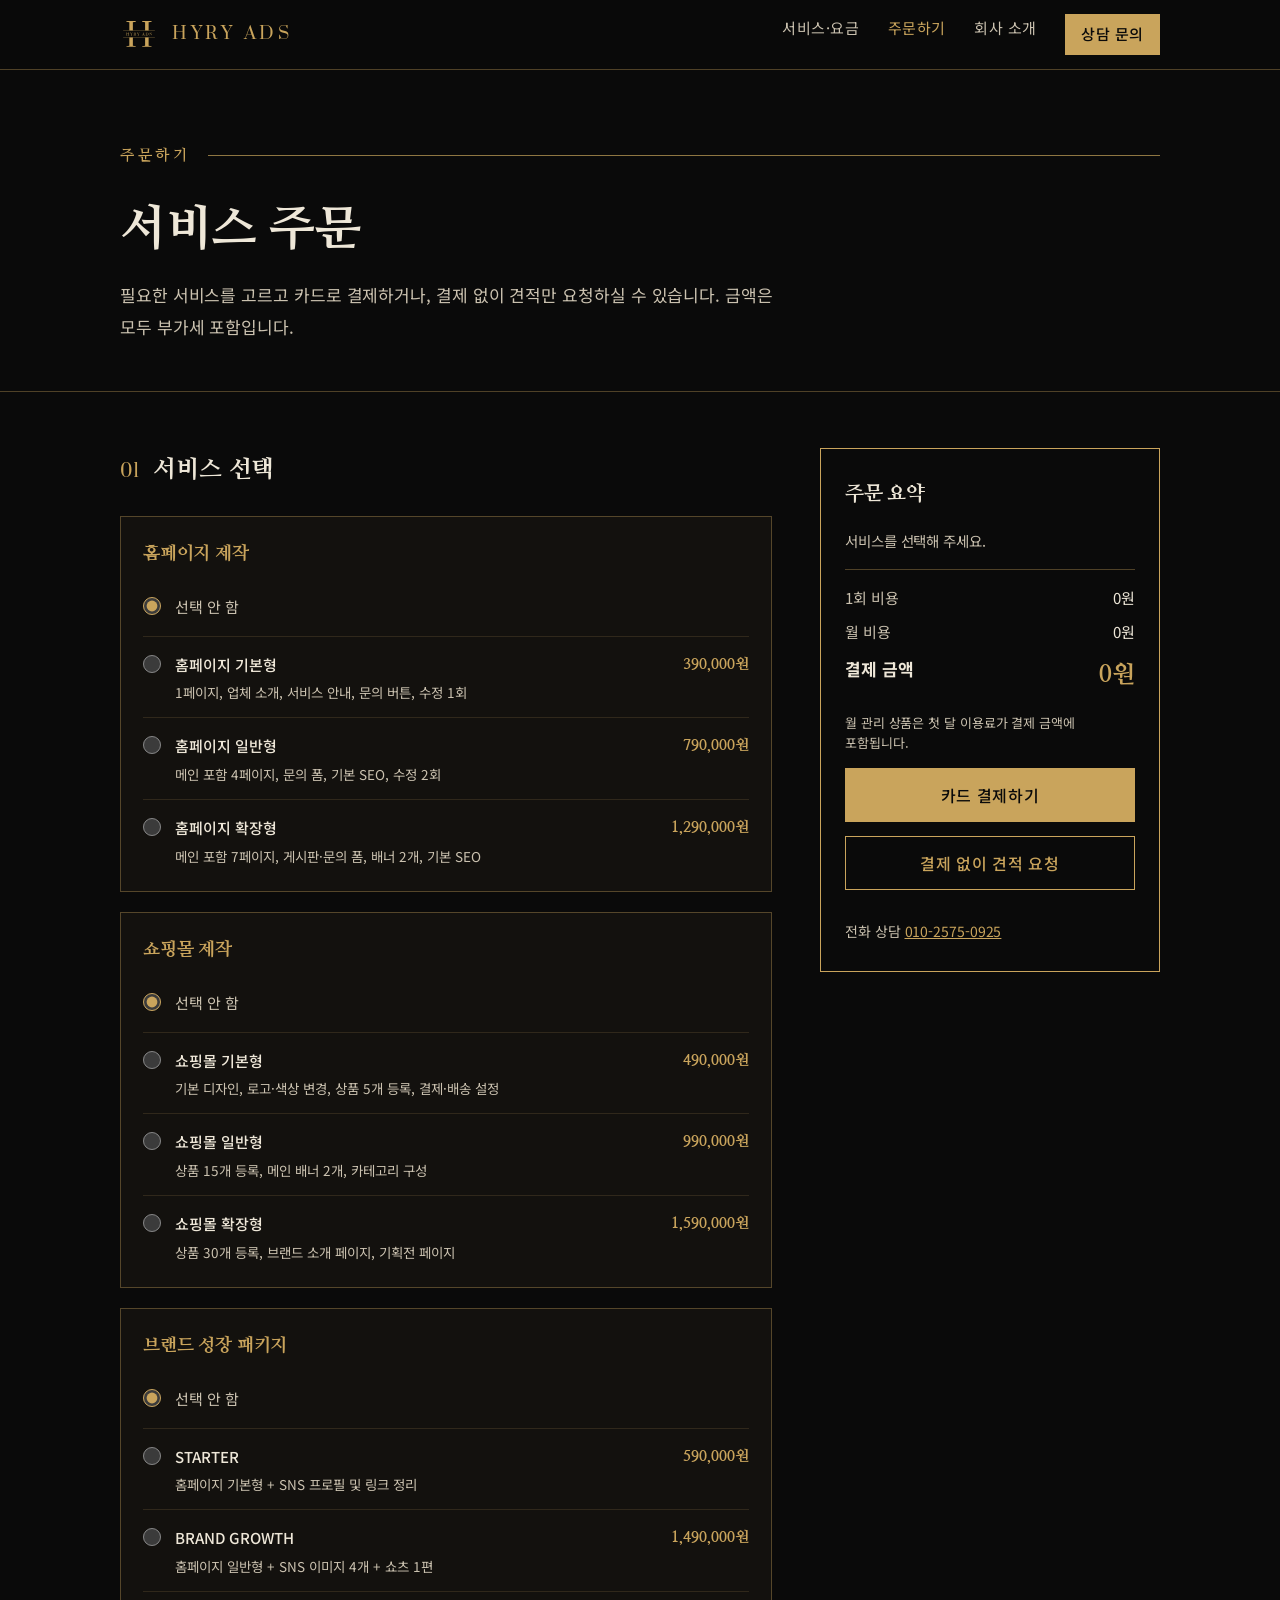
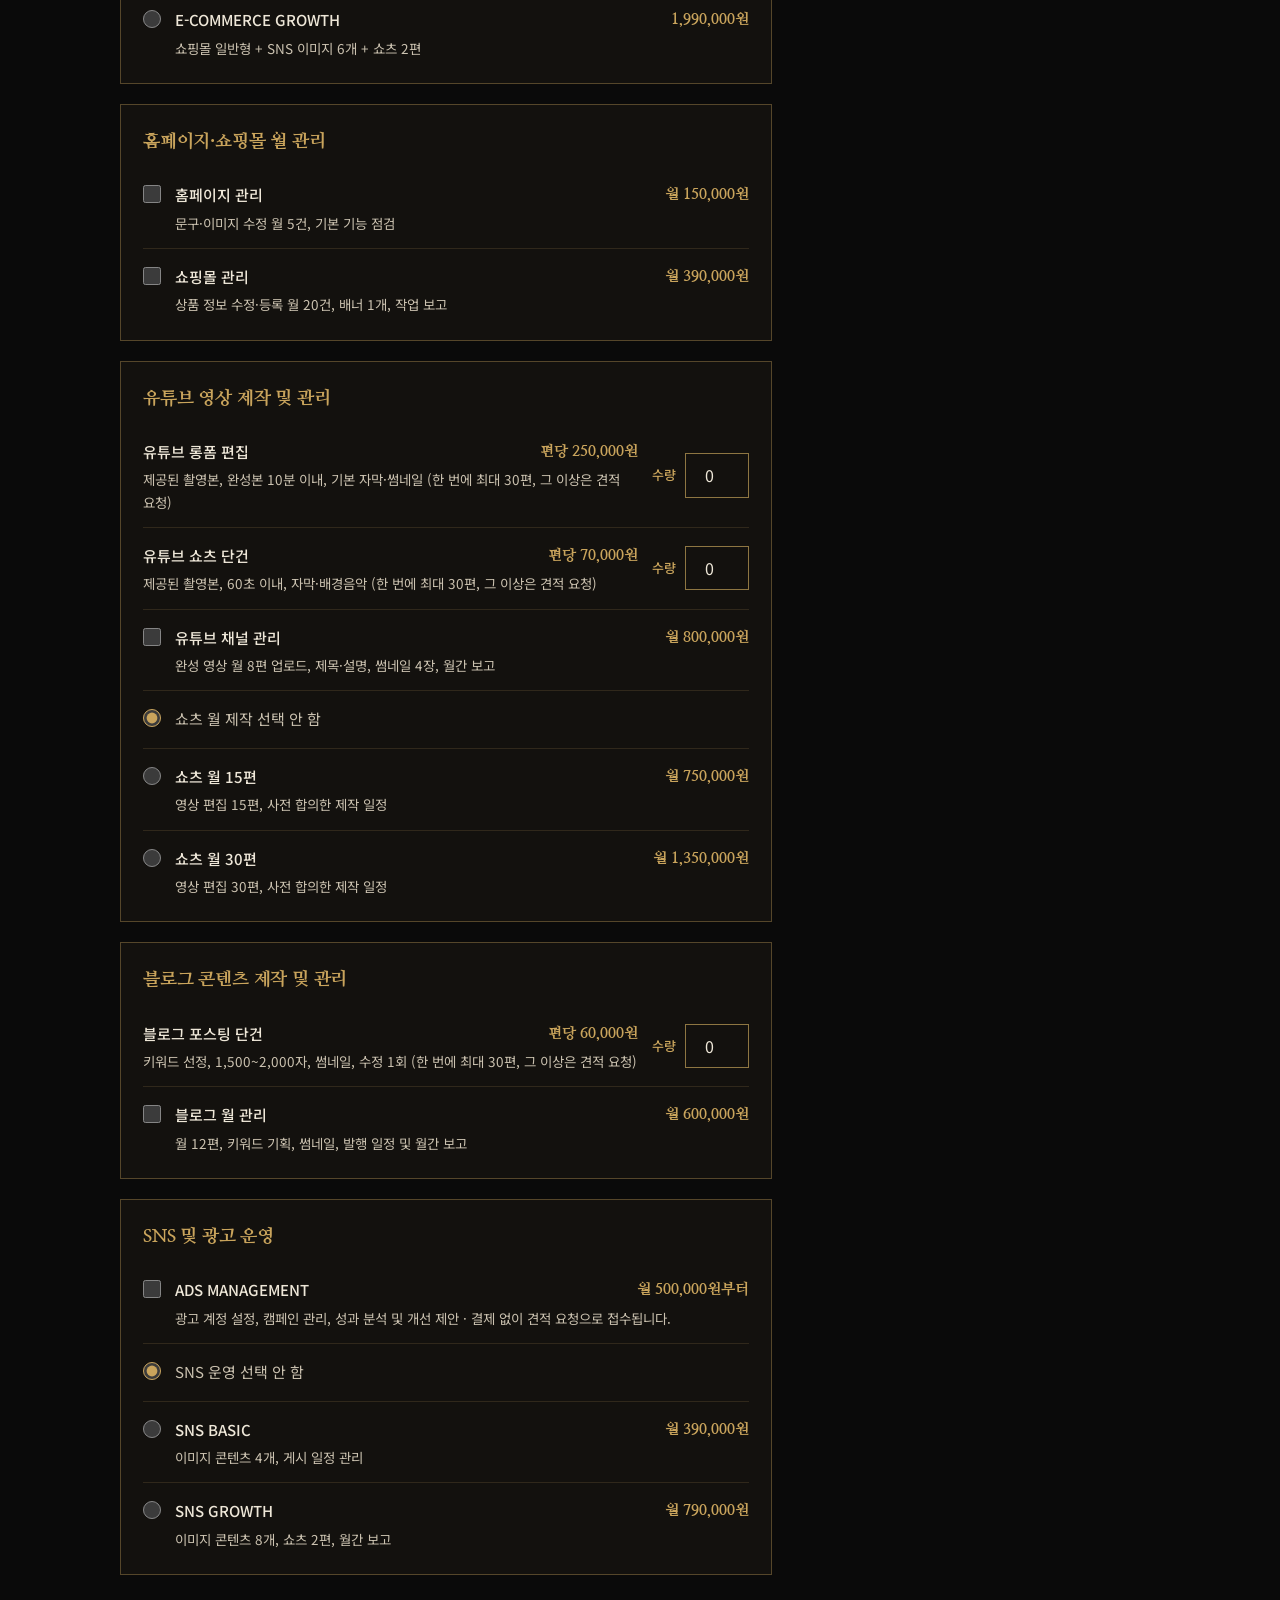
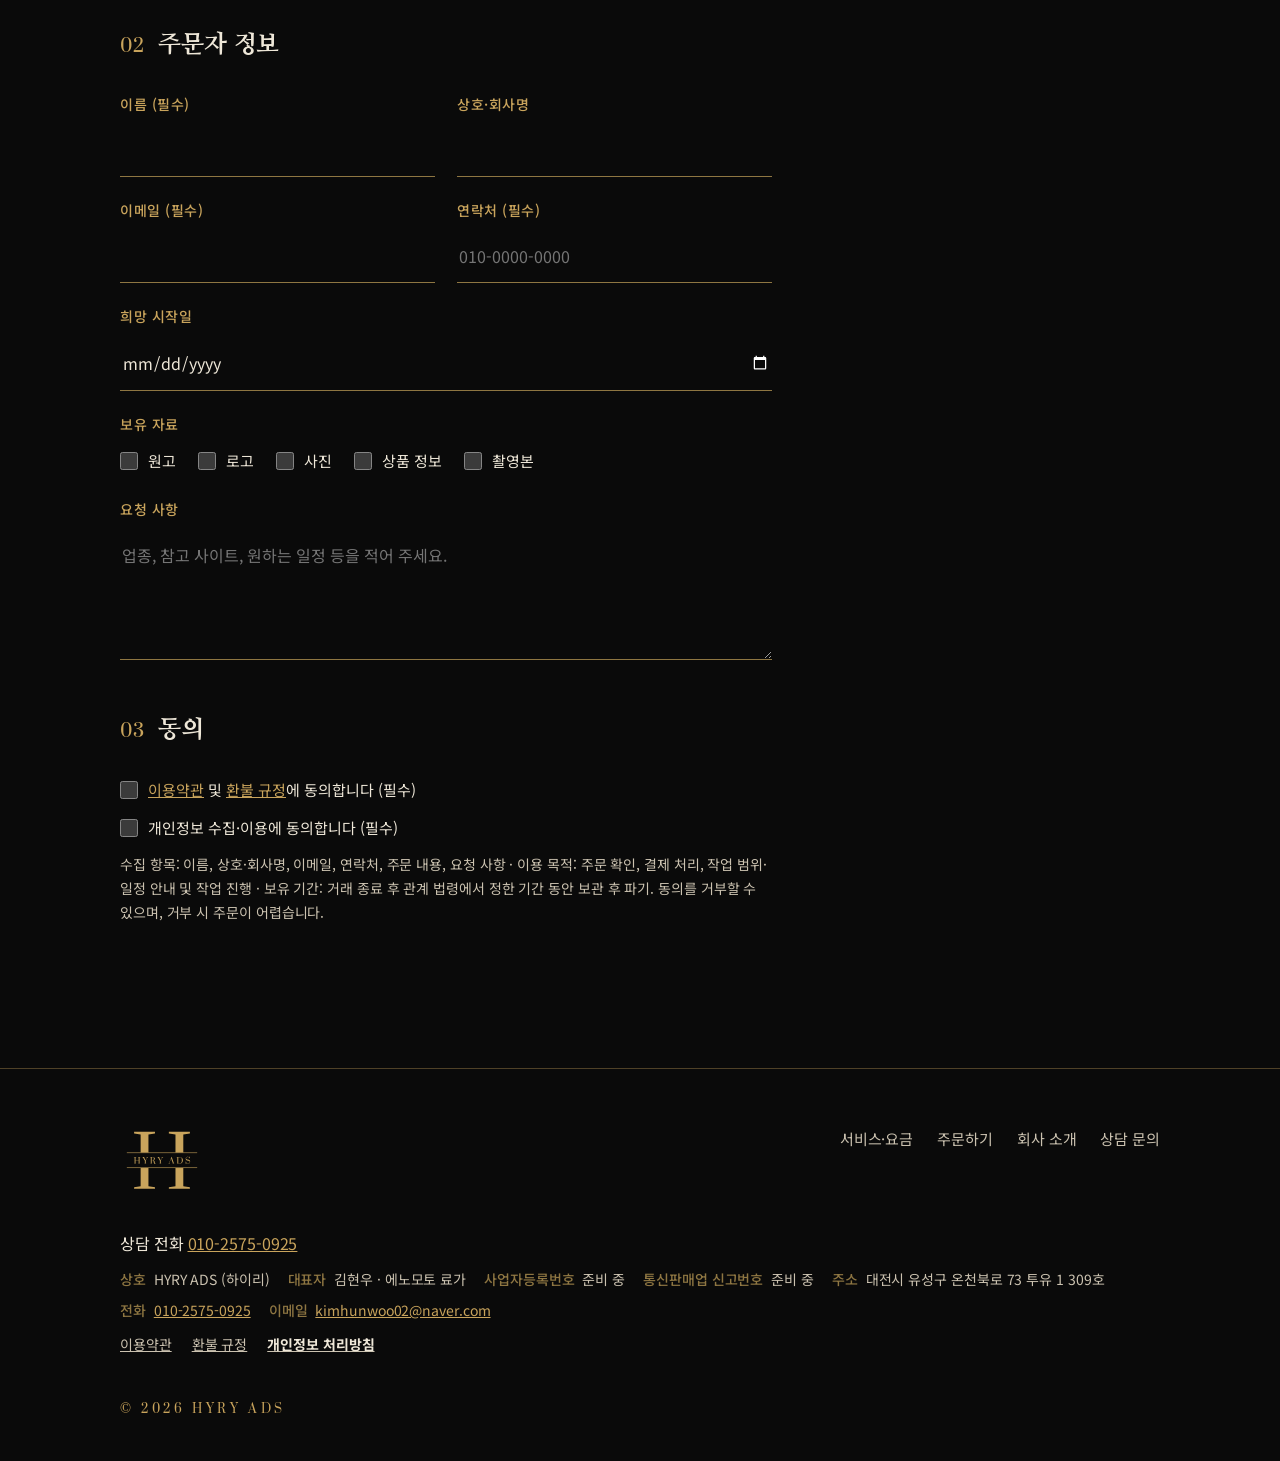
<file: hyry-ads-site 3/public/order.html>
<!doctype html>
<html lang="ko">
<head>
<meta charset="utf-8">
<meta name="viewport" content="width=device-width, initial-scale=1, viewport-fit=cover">
<title>주문하기 | HYRY ADS</title>
<meta name="description" content="HYRY ADS(하이리)는 웹사이트 제작부터 SNS 콘텐츠, 영상 편집, 광고 운영까지 브랜드 성장에 필요한 서비스를 합리적인 패키지로 제공합니다.">
<meta name="theme-color" content="#0A0A0A">
<link rel="icon" href="favicon.ico" sizes="32x32">
<link rel="icon" href="favicon.svg" type="image/svg+xml">
<link rel="apple-touch-icon" href="apple-touch-icon.png">
<link rel="manifest" href="site.webmanifest">
<link rel="preconnect" href="https://fonts.googleapis.com">
<link rel="preconnect" href="https://fonts.gstatic.com" crossorigin>
<link rel="stylesheet" href="https://fonts.googleapis.com/css2?family=Prata&family=Nanum+Myeongjo:wght@400;700;800&family=Noto+Sans+KR:wght@400;500;700&display=swap">
<link rel="stylesheet" href="site.css">
<script src="https://js.tosspayments.com/v2/standard"></script>
<script src="payment-config.js"></script>
</head>
<body>
<header class="top">
  <div class="wrap">
    <a class="brand" href="index.html" aria-label="HYRY ADS 홈">
      <span class="emblem"><svg aria-hidden="true" xmlns="http://www.w3.org/2000/svg" viewBox="0 0 307.09 257.92"><g transform="translate(41.09 232.96)"><mask id="m-hdr" maskUnits="userSpaceOnUse" x="-49.6" y="-218.0" width="324.1" height="228.0"><rect x="-49.6" y="-218.0" width="324.1" height="228.0" fill="#fff"/><rect x="-16.133000000000003" y="-132.35116716566574" width="257.166" height="56.70233433133148" fill="#000"/></mask><g mask="url(#m-hdr)"><path d="M10.4 0.0V-5.46L34.32 -9.36V-198.64000000000001L10.4 -202.28V-208.0H86.84V-202.28L62.92 -198.64000000000001V-113.36H161.72V-198.64000000000001L137.54 -202.28V-208.0H214.5V-202.28L190.32 -198.64000000000001V-9.36L214.5 -5.46V0.0H137.54V-5.46L161.72 -9.36V-106.86H62.92V-9.36L86.84 -5.46V0.0Z" fill="currentColor"/></g><rect x="-16.133000000000003" y="-132.35116716566574" width="257.166" height="2.08" fill="currentColor"/><rect x="-16.133000000000003" y="-77.72883283433426" width="257.166" height="2.08" fill="currentColor"/><g transform="translate(8.38 -91.95)"><path d="M1.205406767247693 0.0V-0.6328385528050389L3.977842331917387 -1.0848660905229237V-23.023269254430936L1.205406767247693 -23.44516162296763V-24.10813534495386H10.065146506518236V-23.44516162296763L7.292710941848543 -23.023269254430936V-13.138933762999853H18.744075230701625V-23.023269254430936L15.94150449685074 -23.44516162296763V-24.10813534495386H24.861514574483667V-23.44516162296763L22.058943840632782 -23.023269254430936V-1.0848660905229237L24.861514574483667 -0.6328385528050389V0.0H15.94150449685074V-0.6328385528050389L18.744075230701625 -1.0848660905229237V-12.385554533470046H7.292710941848543V-1.0848660905229237L10.065146506518236 -0.6328385528050389V0.0ZM38.603151721107366 0.0V-0.6328385528050389L41.40572245495825 -1.0848660905229237V-10.24595752160539L34.08287634392852 -23.023269254430936L31.702197978614326 -23.44516162296763V-24.10813534495386H40.77288390215321V-23.44516162296763L37.970313168302326 -23.023269254430936L44.298698696352716 -12.084202841658122L50.11478634832284 -21.998673502270396L46.498566046579754 -23.44516162296763V-24.10813534495386H53.24884394316683V-23.44516162296763L50.92843591621503 -21.968538333089207L44.660320726527026 -11.240418104584737V-1.0848660905229237L47.46289146037791 -0.6328385528050389V0.0ZM74.16265135491432 -3.2847334407499633 73.59008314047166 -7.322846111029735Q73.28873144865973 -9.372037615350813 72.18879777354621 -10.532241628826718Q71.0888640984327 -11.692445642302623 68.76845607148088 -11.692445642302623H66.41791287534788V-1.0848660905229237L69.19034844001757 -0.6328385528050389V0.0H60.330608700747035V-0.6328385528050389L63.10304426541673 -1.0848660905229237V-23.023269254430936L60.330608700747035 -23.44516162296763V-24.10813534495386H68.76845607148088Q73.68048864801523 -24.10813534495386 75.88035599824227 -22.57124171671305Q78.08022334846932 -21.034348088472242 78.08022334846932 -17.90029049362824Q78.08022334846932 -12.71704139446316 71.81210815878131 -11.903391826570969V-11.722580811483814Q74.13251618573312 -11.3910939504907 75.53380155265856 -10.065146506518236Q76.93508691958401 -8.739199062545774 77.29670894975831 -6.5393317123187344L77.68846614911381 -3.9477071627361946Q77.92954750256335 -2.2601376885894244 78.24596677896588 -1.657434304965578Q78.56238605536839 -1.0547309213417313 79.22535977735463 -1.0547309213417313Q79.67738731507251 -1.0547309213417313 80.18968519115278 -1.3410150285630584Q80.70198306723304 -1.6272991357843856 81.15401060495093 -2.0793266735022704L81.6663084810312 -1.5368936282408086Q80.79238857477662 -0.5424330452614619 79.85819833015967 -0.12054067672476931Q78.9240080855427 0.30135169181192323 77.83914199501977 0.30135169181192323Q76.151572520873 0.30135169181192323 75.30778778379963 -0.5122978760802696Q74.46400304672623 -1.3259474439724623 74.16265135491432 -3.2847334407499633ZM69.79305182364142 -12.415689702651237Q71.99291917386846 -12.415689702651237 73.21339352570675 -13.756704731214295Q74.43386787754504 -15.097719759777355 74.43386787754504 -17.719479478541086V-18.352318031346126Q74.43386787754504 -23.354756115424053 68.76845607148088 -23.354756115424053H66.41791287534788V-12.415689702651237ZM93.56970030760218 0.0V-0.6328385528050389L96.37227104145306 -1.0848660905229237V-10.24595752160539L89.04942493042333 -23.023269254430936L86.66874656510913 -23.44516162296763V-24.10813534495386H95.73943248864802V-23.44516162296763L92.93686175479714 -23.023269254430936L99.26524728284753 -12.084202841658122L105.08133493481765 -21.998673502270396L101.46511463307456 -23.44516162296763V-24.10813534495386H108.21539252966164V-23.44516162296763L105.89498450270983 -21.968538333089207L99.62686931302183 -11.240418104584737V-1.0848660905229237L102.42944004687271 -0.6328385528050389V0.0ZM127.08000843708804 0.0V-0.6328385528050389L130.0332550168449 -1.8382453200527318L138.74231891020946 -24.710838728577706H139.22448161710855L147.45138280357406 -1.0848660905229237L150.22381836824374 -0.6328385528050389V0.0H141.3640786289732V-0.6328385528050389L143.83516250183098 -1.024595752160539L141.27367312142962 -8.16663084810312H133.25771811923246L130.81676941555588 -1.8382453200527318L133.5289346418632 -0.6328385528050389V0.0ZM133.498799472682 -8.799469400908158H141.06272693716127L137.44650663541822 -19.40704895268786ZM157.42612380254872 -0.6328385528050389 160.19855936721842 -1.0848660905229237V-23.023269254430936L157.42612380254872 -23.44516162296763V-24.10813534495386H168.96789359894538Q172.28276220887653 -24.10813534495386 174.85931917386847 -22.616444470484836Q177.4358761388604 -21.124753596015818 178.88236425955765 -18.397520785117912Q180.3288523802549 -15.67028797422001 180.3288523802549 -12.05406767247693Q180.3288523802549 -8.43784737073385 178.88236425955765 -5.710614559835945Q177.4358761388604 -2.98338174893804 174.84425158927786 -1.49169087446902Q172.25262703969534 0.0 168.96789359894538 0.0H157.42612380254872ZM168.96789359894538 -0.7232440603486158Q171.16776094917242 -0.7232440603486158 172.87039800790978 -1.7478398125091548Q174.57303506664715 -2.772435564669694 175.5373604804453 -4.806559484400176Q176.50168589424345 -6.840683404130658 176.50168589424345 -9.73365964552512V-14.37447569942874Q176.50168589424345 -17.267451940823204 175.5373604804453 -19.286508275963087Q174.57303506664715 -21.305564611102973 172.87039800790978 -22.330160363263513Q171.16776094917242 -23.354756115424053 168.96789359894538 -23.354756115424053H163.51342797714958V-0.7232440603486158ZM193.82940817342902 -0.9944605829793467 191.2679187930277 0.30135169181192323H190.60494507104144V-7.443386787754505H191.2679187930277L193.8595433426102 -1.8382453200527318Q196.36076238464918 -0.06027033836238465 199.58522548703675 -0.06027033836238465Q202.23712037498169 -0.06027033836238465 203.96989260290025 -1.4615557052878279Q205.7026648308188 -2.862841072213271 205.7026648308188 -5.394195283433426Q205.7026648308188 -7.232440603486158 204.5876635711147 -8.302239109418485Q203.47266231141057 -9.372037615350813 200.9714432693716 -10.004876168155851L195.96900518529367 -11.300688442947122Q193.34724546652996 -11.993797334114545 192.0212980225575 -13.66629922367072Q190.69535057858502 -15.338801113226893 190.69535057858502 -17.62907397099751Q190.69535057858502 -19.70840064449978 191.52406773106782 -21.32063219569357Q192.3527848835506 -22.93286374688736 193.94994885015382 -23.82185123773253Q195.547112816757 -24.710838728577706 197.74698016698403 -24.710838728577706Q200.48928056247254 -24.710838728577706 202.6590127435184 -23.776648483960745L204.85888009374543 -24.710838728577706H205.52185381573165V-18.56326421561447H204.85888009374543L202.68914791269958 -22.962998916068553Q200.42901022411016 -24.047865006591476 197.77711533616522 -24.047865006591476Q195.15535561740148 -24.047865006591476 193.6485971583419 -22.706849978028416Q192.14183869928226 -21.36583494946536 192.14183869928226 -19.165967599238318Q192.14183869928226 -17.538668463453934 193.21163720521457 -16.604478218836974Q194.2814357111469 -15.67028797422001 196.36076238464918 -15.127854928958547L201.7549576680826 -13.711501977442508Q204.37671738684634 -13.048528255456276 205.657462077047 -11.436296704262487Q206.9382067672477 -9.824065153068698 206.9382067672477 -6.5393317123187344Q206.9382067672477 -3.1943279332063863 204.87394767833604 -1.29581227479127Q202.80968858942435 0.6027033836238465 199.34414413358724 0.6027033836238465Q196.54157339973634 0.6027033836238465 193.82940817342902 -0.9944605829793467Z" fill="currentColor"/></g></g></svg></span>
      <span>HYRY ADS</span>
    </a>
    <nav class="nav" aria-label="메인 메뉴">
      <a href="services.html">서비스·요금</a><a href="order.html" aria-current="page">주문하기</a><a href="about.html">회사 소개</a><a class="cta" href="contact.html">상담 문의</a>
    </nav>
  </div>
</header>

<main id="top">
  <section class="page-hero">
    <div class="wrap">
      <div class="band"><span>주문하기</span></div>
      <h1>서비스 주문</h1>
      <p>필요한 서비스를 고르고 카드로 결제하거나, 결제 없이 견적만 요청하실 수 있습니다. 금액은 모두 부가세 포함입니다.</p>
    </div>
  </section>

  <section class="order" aria-label="주문서">
    <div class="wrap">
      <form id="order-form" class="o-form" name="order" method="POST" action="/thanks.html" data-netlify="true" netlify-honeypot="bot-field">
        <input type="hidden" name="form-name" value="order">
        <p class="hp" aria-hidden="true"><label>이 칸은 비워 두세요<input name="bot-field" tabindex="-1" autocomplete="off"></label></p>
        <input type="hidden" name="order_summary" id="o-summary-field">
        <input type="hidden" name="estimate_once" id="o-once-field">
        <input type="hidden" name="estimate_monthly" id="o-monthly-field">
        <div class="o-main">
          <fieldset class="o-step">
            <legend><span>01</span>서비스 선택</legend>
        <div class="o-group"><h3>홈페이지 제작</h3><label class="o-item o-none"><input type="radio" name="hp_plan" value="" checked><span class="o-txt"><span class="o-name">선택 안 함</span></span></label><label class="o-item"><input type="radio" name="hp_plan" value="hp-basic" data-id="hp-basic"><span class="o-txt"><span class="o-name">홈페이지 기본형</span><span class="o-price">390,000원</span><small>1페이지, 업체 소개, 서비스 안내, 문의 버튼, 수정 1회</small></span></label><label class="o-item"><input type="radio" name="hp_plan" value="hp-standard" data-id="hp-standard"><span class="o-txt"><span class="o-name">홈페이지 일반형</span><span class="o-price">790,000원</span><small>메인 포함 4페이지, 문의 폼, 기본 SEO, 수정 2회</small></span></label><label class="o-item"><input type="radio" name="hp_plan" value="hp-plus" data-id="hp-plus"><span class="o-txt"><span class="o-name">홈페이지 확장형</span><span class="o-price">1,290,000원</span><small>메인 포함 7페이지, 게시판·문의 폼, 배너 2개, 기본 SEO</small></span></label></div>
        <div class="o-group"><h3>쇼핑몰 제작</h3><label class="o-item o-none"><input type="radio" name="shop_plan" value="" checked><span class="o-txt"><span class="o-name">선택 안 함</span></span></label><label class="o-item"><input type="radio" name="shop_plan" value="shop-basic" data-id="shop-basic"><span class="o-txt"><span class="o-name">쇼핑몰 기본형</span><span class="o-price">490,000원</span><small>기본 디자인, 로고·색상 변경, 상품 5개 등록, 결제·배송 설정</small></span></label><label class="o-item"><input type="radio" name="shop_plan" value="shop-standard" data-id="shop-standard"><span class="o-txt"><span class="o-name">쇼핑몰 일반형</span><span class="o-price">990,000원</span><small>상품 15개 등록, 메인 배너 2개, 카테고리 구성</small></span></label><label class="o-item"><input type="radio" name="shop_plan" value="shop-plus" data-id="shop-plus"><span class="o-txt"><span class="o-name">쇼핑몰 확장형</span><span class="o-price">1,590,000원</span><small>상품 30개 등록, 브랜드 소개 페이지, 기획전 페이지</small></span></label></div>
        <div class="o-group"><h3>브랜드 성장 패키지</h3><label class="o-item o-none"><input type="radio" name="pkg_plan" value="" checked><span class="o-txt"><span class="o-name">선택 안 함</span></span></label><label class="o-item"><input type="radio" name="pkg_plan" value="pkg-starter" data-id="pkg-starter"><span class="o-txt"><span class="o-name">STARTER</span><span class="o-price">590,000원</span><small>홈페이지 기본형 + SNS 프로필 및 링크 정리</small></span></label><label class="o-item"><input type="radio" name="pkg_plan" value="pkg-brand" data-id="pkg-brand"><span class="o-txt"><span class="o-name">BRAND GROWTH</span><span class="o-price">1,490,000원</span><small>홈페이지 일반형 + SNS 이미지 4개 + 쇼츠 1편</small></span></label><label class="o-item"><input type="radio" name="pkg_plan" value="pkg-ecom" data-id="pkg-ecom"><span class="o-txt"><span class="o-name">E-COMMERCE GROWTH</span><span class="o-price">1,990,000원</span><small>쇼핑몰 일반형 + SNS 이미지 6개 + 쇼츠 2편</small></span></label></div>
        <div class="o-group"><h3>홈페이지·쇼핑몰 월 관리</h3><label class="o-item"><input type="checkbox" name="services" value="m-hp" data-id="m-hp"><span class="o-txt"><span class="o-name">홈페이지 관리</span><span class="o-price">월 150,000원</span><small>문구·이미지 수정 월 5건, 기본 기능 점검</small></span></label><label class="o-item"><input type="checkbox" name="services" value="m-shop" data-id="m-shop"><span class="o-txt"><span class="o-name">쇼핑몰 관리</span><span class="o-price">월 390,000원</span><small>상품 정보 수정·등록 월 20건, 배너 1개, 작업 보고</small></span></label></div>
        <div class="o-group"><h3>유튜브 영상 제작 및 관리</h3><div class="o-item o-qty"><div class="o-txt"><span class="o-name">유튜브 롱폼 편집</span><span class="o-price">편당 250,000원</span><small>제공된 촬영본, 완성본 10분 이내, 기본 자막·썸네일 (한 번에 최대 30편, 그 이상은 견적 요청)</small></div><label class="o-count">수량<input type="number" name="qty_u-long" data-id="u-long" min="0" max="30" value="0" inputmode="numeric"></label></div><div class="o-item o-qty"><div class="o-txt"><span class="o-name">유튜브 쇼츠 단건</span><span class="o-price">편당 70,000원</span><small>제공된 촬영본, 60초 이내, 자막·배경음악 (한 번에 최대 30편, 그 이상은 견적 요청)</small></div><label class="o-count">수량<input type="number" name="qty_u-shorts" data-id="u-shorts" min="0" max="30" value="0" inputmode="numeric"></label></div><label class="o-item"><input type="checkbox" name="services" value="m-yt" data-id="m-yt"><span class="o-txt"><span class="o-name">유튜브 채널 관리</span><span class="o-price">월 800,000원</span><small>완성 영상 월 8편 업로드, 제목·설명, 썸네일 4장, 월간 보고</small></span></label><label class="o-item o-none"><input type="radio" name="shorts_plan" value="" checked><span class="o-txt"><span class="o-name">쇼츠 월 제작 선택 안 함</span></span></label><label class="o-item"><input type="radio" name="shorts_plan" value="s-15" data-id="s-15"><span class="o-txt"><span class="o-name">쇼츠 월 15편</span><span class="o-price">월 750,000원</span><small>영상 편집 15편, 사전 합의한 제작 일정</small></span></label><label class="o-item"><input type="radio" name="shorts_plan" value="s-30" data-id="s-30"><span class="o-txt"><span class="o-name">쇼츠 월 30편</span><span class="o-price">월 1,350,000원</span><small>영상 편집 30편, 사전 합의한 제작 일정</small></span></label>
          <div class="o-terms" id="shorts-terms" hidden>
            <ul class="pl-terms"><li>월 15편은 사전 지정된 제작일에 1일 1편 제작됩니다.</li><li>월 30편은 1일 1편 제작을 원칙으로 합니다.</li><li>지정된 제작일에 고객 사정으로 제작이 진행되지 않으면 1회 차감됩니다.</li><li>미사용 제작 횟수는 이월되지 않습니다.</li><li>영상 기획, 연출, 촬영 및 원본 자료 준비는 고객이 직접 진행해야 합니다.</li><li>당사는 전달받은 자료를 바탕으로 영상 편집을 진행합니다.</li><li>당사 사정으로 제작하지 못한 경우에는 횟수가 차감되지 않습니다.</li></ul>
            <label class="check"><input type="checkbox" name="shorts_terms_agree" value="동의" id="o-shorts-agree">쇼츠 월 제작 이용 조건에 동의합니다 (필수)</label>
          </div></div>
        <div class="o-group"><h3>블로그 콘텐츠 제작 및 관리</h3><div class="o-item o-qty"><div class="o-txt"><span class="o-name">블로그 포스팅 단건</span><span class="o-price">편당 60,000원</span><small>키워드 선정, 1,500~2,000자, 썸네일, 수정 1회 (한 번에 최대 30편, 그 이상은 견적 요청)</small></div><label class="o-count">수량<input type="number" name="qty_u-blog" data-id="u-blog" min="0" max="30" value="0" inputmode="numeric"></label></div><label class="o-item"><input type="checkbox" name="services" value="m-blog" data-id="m-blog"><span class="o-txt"><span class="o-name">블로그 월 관리</span><span class="o-price">월 600,000원</span><small>월 12편, 키워드 기획, 썸네일, 발행 일정 및 월간 보고</small></span></label></div>
        <div class="o-group"><h3>SNS 및 광고 운영</h3><label class="o-item"><input type="checkbox" name="services" value="ads" data-id="ads"><span class="o-txt"><span class="o-name">ADS MANAGEMENT</span><span class="o-price">월 500,000원부터</span><small>광고 계정 설정, 캠페인 관리, 성과 분석 및 개선 제안 · 결제 없이 견적 요청으로 접수됩니다.</small></span></label><label class="o-item o-none"><input type="radio" name="sns_plan" value="" checked><span class="o-txt"><span class="o-name">SNS 운영 선택 안 함</span></span></label><label class="o-item"><input type="radio" name="sns_plan" value="sns-basic" data-id="sns-basic"><span class="o-txt"><span class="o-name">SNS BASIC</span><span class="o-price">월 390,000원</span><small>이미지 콘텐츠 4개, 게시 일정 관리</small></span></label><label class="o-item"><input type="radio" name="sns_plan" value="sns-growth" data-id="sns-growth"><span class="o-txt"><span class="o-name">SNS GROWTH</span><span class="o-price">월 790,000원</span><small>이미지 콘텐츠 8개, 쇼츠 2편, 월간 보고</small></span></label></div>
          </fieldset>
          <fieldset class="o-step">
            <legend><span>02</span>주문자 정보</legend>
            <div class="row2">
              <label for="o-name">이름 (필수)<input id="o-name" name="name" autocomplete="name" required></label>
              <label for="o-company">상호·회사명<input id="o-company" name="company" autocomplete="organization"></label>
            </div>
            <div class="row2">
              <label for="o-email">이메일 (필수)<input id="o-email" name="email" type="email" autocomplete="email" required></label>
              <label for="o-phone">연락처 (필수)<input id="o-phone" name="phone" type="tel" autocomplete="tel" inputmode="tel" placeholder="010-0000-0000" required></label>
            </div>
            <label for="o-start">희망 시작일<input id="o-start" name="start_date" type="date"></label>
            <div class="o-materials"><p class="o-label">보유 자료</p>
              <label class="check"><input type="checkbox" name="materials" value="원고">원고</label>
              <label class="check"><input type="checkbox" name="materials" value="로고">로고</label>
              <label class="check"><input type="checkbox" name="materials" value="사진">사진</label>
              <label class="check"><input type="checkbox" name="materials" value="상품 정보">상품 정보</label>
              <label class="check"><input type="checkbox" name="materials" value="촬영본">촬영본</label>
            </div>
            <label for="o-message">요청 사항<textarea id="o-message" name="message" placeholder="업종, 참고 사이트, 원하는 일정 등을 적어 주세요."></textarea></label>
          </fieldset>
          <fieldset class="o-step">
            <legend><span>03</span>동의</legend>
            <div class="consent">
              <label class="check" for="o-terms"><input id="o-terms" name="terms_agree" type="checkbox" value="동의" required><span><a href="terms.html" target="_blank">이용약관</a> 및 <a href="refund.html" target="_blank">환불 규정</a>에 동의합니다 (필수)</span></label>
              <label class="check" for="o-agree"><input id="o-agree" name="privacy_agree" type="checkbox" value="동의" required>개인정보 수집·이용에 동의합니다 (필수)</label>
              <p class="note">수집 항목: 이름, 상호·회사명, 이메일, 연락처, 주문 내용, 요청 사항 · 이용 목적: 주문 확인, 결제 처리, 작업 범위·일정 안내 및 작업 진행 · 보유 기간: 거래 종료 후 관계 법령에서 정한 기간 동안 보관 후 파기. 동의를 거부할 수 있으며, 거부 시 주문이 어렵습니다.</p>
            </div>
          </fieldset>
        </div>
        <aside class="o-side" aria-label="주문 요약">
          <div class="o-box">
            <h3>주문 요약</h3>
            <ul id="o-lines" class="o-lines"><li class="o-empty">서비스를 선택해 주세요.</li></ul>
            <dl class="o-sum">
              <dt>1회 비용</dt><dd id="o-once">0원</dd>
              <dt>월 비용</dt><dd id="o-monthly">0원</dd>
              <dt class="o-total">결제 금액</dt><dd class="o-total" id="o-total">0원</dd>
            </dl>
            <p class="o-hint-sm">월 관리 상품은 첫 달 이용료가 결제 금액에 포함됩니다.</p>
            <button class="btn solid" type="button" id="o-pay">카드 결제하기</button>
            <button class="btn ghost" type="submit" id="o-quote">결제 없이 견적 요청</button>
            <p class="note" id="o-hint" aria-live="polite"></p>
            <div class="done" id="o-done" role="status" hidden>견적 요청이 접수되었습니다. 작업 범위와 일정, 추가 비용 유무를 확인한 뒤 입력하신 연락처로 안내드리겠습니다.</div>
            <p class="o-tel">전화 상담 <a href="tel:+821025750925">010-2575-0925</a></p>
          </div>
        </aside>
      </form>

      <div class="pay-panel" id="pay-panel" hidden>
        <div class="pay-box">
          <h3>카드 결제</h3>
          <p class="pay-amount">결제 금액 <strong id="pay-amount">0원</strong></p>
          <p class="pay-mode" id="pay-mode" hidden>테스트 모드입니다. 실제로 결제되지 않습니다.</p>
          <div id="payment-method"></div>
          <div id="agreement"></div>
          <p class="note" id="pay-hint" aria-live="polite"></p>
          <div class="actions">
            <button class="btn solid" type="button" id="pay-confirm">결제하기</button>
            <button class="btn ghost" type="button" id="pay-back">주문 내용 수정</button>
          </div>
        </div>
      </div>
    </div>
  </section>

</main>

<footer>
  <div class="wrap">
    <a href="index.html" class="emblem" aria-label="HYRY ADS 홈"><svg aria-hidden="true" xmlns="http://www.w3.org/2000/svg" viewBox="0 0 307.09 257.92"><g transform="translate(41.09 232.96)"><mask id="m-ftr" maskUnits="userSpaceOnUse" x="-49.6" y="-218.0" width="324.1" height="228.0"><rect x="-49.6" y="-218.0" width="324.1" height="228.0" fill="#fff"/><rect x="-16.133000000000003" y="-132.35116716566574" width="257.166" height="56.70233433133148" fill="#000"/></mask><g mask="url(#m-ftr)"><path d="M10.4 0.0V-5.46L34.32 -9.36V-198.64000000000001L10.4 -202.28V-208.0H86.84V-202.28L62.92 -198.64000000000001V-113.36H161.72V-198.64000000000001L137.54 -202.28V-208.0H214.5V-202.28L190.32 -198.64000000000001V-9.36L214.5 -5.46V0.0H137.54V-5.46L161.72 -9.36V-106.86H62.92V-9.36L86.84 -5.46V0.0Z" fill="currentColor"/></g><rect x="-16.133000000000003" y="-132.35116716566574" width="257.166" height="2.08" fill="currentColor"/><rect x="-16.133000000000003" y="-77.72883283433426" width="257.166" height="2.08" fill="currentColor"/><g transform="translate(8.38 -91.95)"><path d="M1.205406767247693 0.0V-0.6328385528050389L3.977842331917387 -1.0848660905229237V-23.023269254430936L1.205406767247693 -23.44516162296763V-24.10813534495386H10.065146506518236V-23.44516162296763L7.292710941848543 -23.023269254430936V-13.138933762999853H18.744075230701625V-23.023269254430936L15.94150449685074 -23.44516162296763V-24.10813534495386H24.861514574483667V-23.44516162296763L22.058943840632782 -23.023269254430936V-1.0848660905229237L24.861514574483667 -0.6328385528050389V0.0H15.94150449685074V-0.6328385528050389L18.744075230701625 -1.0848660905229237V-12.385554533470046H7.292710941848543V-1.0848660905229237L10.065146506518236 -0.6328385528050389V0.0ZM38.603151721107366 0.0V-0.6328385528050389L41.40572245495825 -1.0848660905229237V-10.24595752160539L34.08287634392852 -23.023269254430936L31.702197978614326 -23.44516162296763V-24.10813534495386H40.77288390215321V-23.44516162296763L37.970313168302326 -23.023269254430936L44.298698696352716 -12.084202841658122L50.11478634832284 -21.998673502270396L46.498566046579754 -23.44516162296763V-24.10813534495386H53.24884394316683V-23.44516162296763L50.92843591621503 -21.968538333089207L44.660320726527026 -11.240418104584737V-1.0848660905229237L47.46289146037791 -0.6328385528050389V0.0ZM74.16265135491432 -3.2847334407499633 73.59008314047166 -7.322846111029735Q73.28873144865973 -9.372037615350813 72.18879777354621 -10.532241628826718Q71.0888640984327 -11.692445642302623 68.76845607148088 -11.692445642302623H66.41791287534788V-1.0848660905229237L69.19034844001757 -0.6328385528050389V0.0H60.330608700747035V-0.6328385528050389L63.10304426541673 -1.0848660905229237V-23.023269254430936L60.330608700747035 -23.44516162296763V-24.10813534495386H68.76845607148088Q73.68048864801523 -24.10813534495386 75.88035599824227 -22.57124171671305Q78.08022334846932 -21.034348088472242 78.08022334846932 -17.90029049362824Q78.08022334846932 -12.71704139446316 71.81210815878131 -11.903391826570969V-11.722580811483814Q74.13251618573312 -11.3910939504907 75.53380155265856 -10.065146506518236Q76.93508691958401 -8.739199062545774 77.29670894975831 -6.5393317123187344L77.68846614911381 -3.9477071627361946Q77.92954750256335 -2.2601376885894244 78.24596677896588 -1.657434304965578Q78.56238605536839 -1.0547309213417313 79.22535977735463 -1.0547309213417313Q79.67738731507251 -1.0547309213417313 80.18968519115278 -1.3410150285630584Q80.70198306723304 -1.6272991357843856 81.15401060495093 -2.0793266735022704L81.6663084810312 -1.5368936282408086Q80.79238857477662 -0.5424330452614619 79.85819833015967 -0.12054067672476931Q78.9240080855427 0.30135169181192323 77.83914199501977 0.30135169181192323Q76.151572520873 0.30135169181192323 75.30778778379963 -0.5122978760802696Q74.46400304672623 -1.3259474439724623 74.16265135491432 -3.2847334407499633ZM69.79305182364142 -12.415689702651237Q71.99291917386846 -12.415689702651237 73.21339352570675 -13.756704731214295Q74.43386787754504 -15.097719759777355 74.43386787754504 -17.719479478541086V-18.352318031346126Q74.43386787754504 -23.354756115424053 68.76845607148088 -23.354756115424053H66.41791287534788V-12.415689702651237ZM93.56970030760218 0.0V-0.6328385528050389L96.37227104145306 -1.0848660905229237V-10.24595752160539L89.04942493042333 -23.023269254430936L86.66874656510913 -23.44516162296763V-24.10813534495386H95.73943248864802V-23.44516162296763L92.93686175479714 -23.023269254430936L99.26524728284753 -12.084202841658122L105.08133493481765 -21.998673502270396L101.46511463307456 -23.44516162296763V-24.10813534495386H108.21539252966164V-23.44516162296763L105.89498450270983 -21.968538333089207L99.62686931302183 -11.240418104584737V-1.0848660905229237L102.42944004687271 -0.6328385528050389V0.0ZM127.08000843708804 0.0V-0.6328385528050389L130.0332550168449 -1.8382453200527318L138.74231891020946 -24.710838728577706H139.22448161710855L147.45138280357406 -1.0848660905229237L150.22381836824374 -0.6328385528050389V0.0H141.3640786289732V-0.6328385528050389L143.83516250183098 -1.024595752160539L141.27367312142962 -8.16663084810312H133.25771811923246L130.81676941555588 -1.8382453200527318L133.5289346418632 -0.6328385528050389V0.0ZM133.498799472682 -8.799469400908158H141.06272693716127L137.44650663541822 -19.40704895268786ZM157.42612380254872 -0.6328385528050389 160.19855936721842 -1.0848660905229237V-23.023269254430936L157.42612380254872 -23.44516162296763V-24.10813534495386H168.96789359894538Q172.28276220887653 -24.10813534495386 174.85931917386847 -22.616444470484836Q177.4358761388604 -21.124753596015818 178.88236425955765 -18.397520785117912Q180.3288523802549 -15.67028797422001 180.3288523802549 -12.05406767247693Q180.3288523802549 -8.43784737073385 178.88236425955765 -5.710614559835945Q177.4358761388604 -2.98338174893804 174.84425158927786 -1.49169087446902Q172.25262703969534 0.0 168.96789359894538 0.0H157.42612380254872ZM168.96789359894538 -0.7232440603486158Q171.16776094917242 -0.7232440603486158 172.87039800790978 -1.7478398125091548Q174.57303506664715 -2.772435564669694 175.5373604804453 -4.806559484400176Q176.50168589424345 -6.840683404130658 176.50168589424345 -9.73365964552512V-14.37447569942874Q176.50168589424345 -17.267451940823204 175.5373604804453 -19.286508275963087Q174.57303506664715 -21.305564611102973 172.87039800790978 -22.330160363263513Q171.16776094917242 -23.354756115424053 168.96789359894538 -23.354756115424053H163.51342797714958V-0.7232440603486158ZM193.82940817342902 -0.9944605829793467 191.2679187930277 0.30135169181192323H190.60494507104144V-7.443386787754505H191.2679187930277L193.8595433426102 -1.8382453200527318Q196.36076238464918 -0.06027033836238465 199.58522548703675 -0.06027033836238465Q202.23712037498169 -0.06027033836238465 203.96989260290025 -1.4615557052878279Q205.7026648308188 -2.862841072213271 205.7026648308188 -5.394195283433426Q205.7026648308188 -7.232440603486158 204.5876635711147 -8.302239109418485Q203.47266231141057 -9.372037615350813 200.9714432693716 -10.004876168155851L195.96900518529367 -11.300688442947122Q193.34724546652996 -11.993797334114545 192.0212980225575 -13.66629922367072Q190.69535057858502 -15.338801113226893 190.69535057858502 -17.62907397099751Q190.69535057858502 -19.70840064449978 191.52406773106782 -21.32063219569357Q192.3527848835506 -22.93286374688736 193.94994885015382 -23.82185123773253Q195.547112816757 -24.710838728577706 197.74698016698403 -24.710838728577706Q200.48928056247254 -24.710838728577706 202.6590127435184 -23.776648483960745L204.85888009374543 -24.710838728577706H205.52185381573165V-18.56326421561447H204.85888009374543L202.68914791269958 -22.962998916068553Q200.42901022411016 -24.047865006591476 197.77711533616522 -24.047865006591476Q195.15535561740148 -24.047865006591476 193.6485971583419 -22.706849978028416Q192.14183869928226 -21.36583494946536 192.14183869928226 -19.165967599238318Q192.14183869928226 -17.538668463453934 193.21163720521457 -16.604478218836974Q194.2814357111469 -15.67028797422001 196.36076238464918 -15.127854928958547L201.7549576680826 -13.711501977442508Q204.37671738684634 -13.048528255456276 205.657462077047 -11.436296704262487Q206.9382067672477 -9.824065153068698 206.9382067672477 -6.5393317123187344Q206.9382067672477 -3.1943279332063863 204.87394767833604 -1.29581227479127Q202.80968858942435 0.6027033836238465 199.34414413358724 0.6027033836238465Q196.54157339973634 0.6027033836238465 193.82940817342902 -0.9944605829793467Z" fill="currentColor"/></g></g></svg></a>
    <nav aria-label="하단 메뉴">
      <a href="services.html">서비스·요금</a><a href="order.html">주문하기</a><a href="about.html">회사 소개</a><a href="contact.html">상담 문의</a>
    </nav>
    <div class="biz">
      <p class="biz-call">상담 전화 <a href="tel:+821025750925">010-2575-0925</a></p>
      <p class="biz-info"><span><b>상호</b> HYRY ADS (하이리)</span><span><b>대표자</b> 김현우 · 에노모토 료가</span><span><b>사업자등록번호</b> 준비 중</span><span><b>통신판매업 신고번호</b> 준비 중</span><span><b>주소</b> 대전시 유성구 온천북로 73 투유 1 309호</span><span><b>전화</b> <a href="tel:+821025750925">010-2575-0925</a></span><span><b>이메일</b> <a href="mailto:kimhunwoo02@naver.com">kimhunwoo02@naver.com</a></span></p>
      <p class="legal"><a href="terms.html">이용약관</a><a href="refund.html">환불 규정</a><a href="privacy.html"><b>개인정보 처리방침</b></a></p>
    </div>
    <small>© 2026 HYRY ADS</small>
  </div>
</footer>
<script>
(function(){
  var reduce = window.matchMedia && window.matchMedia('(prefers-reduced-motion: reduce)').matches;
  if (reduce || !('IntersectionObserver' in window)) return;
  var groups = [
    ['main section:not(.hero):not(.page-hero) .band', 0],
    ['main section:not(.hero):not(.page-hero) h2', 0.1],
    ['.svc article', 0.12], ['.pl-group', 0.12], ['.pl-notes', 0],
    ['.steps li', 0.14], ['.vals > div', 0.14], ['.about dl', 0],
    ['.cta-band .wrap', 0], ['.contact .intro p', 0.1], ['#contact-form', 0.15],
    ['footer .wrap', 0]
  ];
  var els = [];
  groups.forEach(function(g){
    Array.prototype.forEach.call(document.querySelectorAll(g[0]), function(el, i){
      el.classList.add('rv');
      el.style.setProperty('--d', (g[1] ? (i % 5) * g[1] : 0) + 's');
      els.push(el);
    });
  });
  var io = new IntersectionObserver(function(entries){
    entries.forEach(function(en){ if (en.isIntersecting) { en.target.classList.add('in'); io.unobserve(en.target); } });
  }, { threshold: 0.12, rootMargin: '0px 0px -6% 0px' });
  els.forEach(function(el){
    if (el.getBoundingClientRect().top < window.innerHeight * 0.94) el.classList.add('in');
    else io.observe(el);
  });
  document.documentElement.classList.add('js-reveal');
})();
</script>
<script>(function(){
  var PRICES = {"hp-basic": {"name": "홈페이지 기본형", "price": 390000, "kind": "once", "unit": false, "quote": false}, "hp-standard": {"name": "홈페이지 일반형", "price": 790000, "kind": "once", "unit": false, "quote": false}, "hp-plus": {"name": "홈페이지 확장형", "price": 1290000, "kind": "once", "unit": false, "quote": false}, "shop-basic": {"name": "쇼핑몰 기본형", "price": 490000, "kind": "once", "unit": false, "quote": false}, "shop-standard": {"name": "쇼핑몰 일반형", "price": 990000, "kind": "once", "unit": false, "quote": false}, "shop-plus": {"name": "쇼핑몰 확장형", "price": 1590000, "kind": "once", "unit": false, "quote": false}, "pkg-starter": {"name": "STARTER", "price": 590000, "kind": "once", "unit": false, "quote": false}, "pkg-brand": {"name": "BRAND GROWTH", "price": 1490000, "kind": "once", "unit": false, "quote": false}, "pkg-ecom": {"name": "E-COMMERCE GROWTH", "price": 1990000, "kind": "once", "unit": false, "quote": false}, "m-hp": {"name": "홈페이지 관리", "price": 150000, "kind": "monthly", "unit": false, "quote": false}, "m-shop": {"name": "쇼핑몰 관리", "price": 390000, "kind": "monthly", "unit": false, "quote": false}, "u-long": {"name": "유튜브 롱폼 편집", "price": 250000, "kind": "once", "unit": true, "quote": false}, "u-shorts": {"name": "유튜브 쇼츠 단건", "price": 70000, "kind": "once", "unit": true, "quote": false}, "s-15": {"name": "쇼츠 월 15편", "price": 750000, "kind": "monthly", "unit": false, "quote": false}, "s-30": {"name": "쇼츠 월 30편", "price": 1350000, "kind": "monthly", "unit": false, "quote": false}, "m-yt": {"name": "유튜브 채널 관리", "price": 800000, "kind": "monthly", "unit": false, "quote": false}, "u-blog": {"name": "블로그 포스팅 단건", "price": 60000, "kind": "once", "unit": true, "quote": false}, "m-blog": {"name": "블로그 월 관리", "price": 600000, "kind": "monthly", "unit": false, "quote": false}, "sns-basic": {"name": "SNS BASIC", "price": 390000, "kind": "monthly", "unit": false, "quote": false}, "sns-growth": {"name": "SNS GROWTH", "price": 790000, "kind": "monthly", "unit": false, "quote": false}, "ads": {"name": "ADS MANAGEMENT", "price": 0, "kind": "monthly", "unit": false, "quote": true}};
  var f = document.getElementById('order-form');
  var hint = document.getElementById('o-hint');
  var done = document.getElementById('o-done');
  var payBtn = document.getElementById('o-pay');
  var quoteBtn = document.getElementById('o-quote');
  var panel = document.getElementById('pay-panel');
  var payHint = document.getElementById('pay-hint');
  var shortsTerms = document.getElementById('shorts-terms');
  var widgets = null, widgetsReady = false;
  f.noValidate = true;

  function won(n){ return n.toLocaleString('ko-KR') + '원'; }

  // selected items: [{id, qty}]
  function selection(){
    var out = [];
    Array.prototype.forEach.call(f.querySelectorAll('input[data-id]'), function(el){
      var id = el.getAttribute('data-id');
      if (el.type === 'number') {
        var q = parseInt(el.value, 10);
        if (q > 30) { el.value = 30; q = 30; }
        if (q > 0) out.push({ id: id, qty: Math.min(q, 30) });
      } else if (el.checked) {
        out.push({ id: id, qty: 1 });
      }
    });
    return out;
  }

  function totals(items){
    var once = 0, monthly = 0;
    items.forEach(function(it){
      var p = PRICES[it.id], v = p.price * it.qty;
      if (p.quote) return;
      if (p.kind === 'monthly') monthly += v; else once += v;
    });
    return { once: once, monthly: monthly, total: once + monthly };
  }

  function amountText(it){
    return PRICES[it.id].quote ? '별도 견적' : won(PRICES[it.id].price * it.qty);
  }

  function lineText(it){
    var p = PRICES[it.id];
    return p.name + (p.unit ? ' × ' + it.qty : '') + (p.kind === 'monthly' ? ' (월)' : '');
  }

  function render(){
    var items = selection(), t = totals(items);
    var ul = document.getElementById('o-lines');
    ul.innerHTML = '';
    if (!items.length) {
      var e = document.createElement('li'); e.className = 'o-empty'; e.textContent = '서비스를 선택해 주세요.'; ul.appendChild(e);
    }
    items.forEach(function(it){
      var li = document.createElement('li');
      var a = document.createElement('span'); a.textContent = lineText(it);
      var b = document.createElement('span'); b.textContent = amountText(it);
      li.appendChild(a); li.appendChild(b); ul.appendChild(li);
    });
    document.getElementById('o-once').textContent = won(t.once);
    document.getElementById('o-monthly').textContent = won(t.monthly);
    document.getElementById('o-total').textContent = won(t.total);
    var shorts = f.querySelector('input[name=shorts_plan]:checked');
    shortsTerms.hidden = !(shorts && shorts.value);
    return { items: items, t: t };
  }

  // preselect from ?item=
  var pre = new URLSearchParams(location.search).get('item');
  if (pre && PRICES[pre]) {
    var el = f.querySelector('input[data-id="' + pre + '"]');
    if (el) { if (el.type === 'number') el.value = 1; else el.checked = true; }
  }
  f.addEventListener('change', render);
  f.addEventListener('input', render);
  render();

  function val(id){ return document.getElementById(id).value.trim(); }

  function validate(forPayment){
    var s = render();
    if (forPayment && !s.items.length) { hint.textContent = '결제할 서비스를 선택해 주세요.'; return null; }
    var quoted = s.items.filter(function(it){ return PRICES[it.id].quote; });
    if (forPayment && quoted.length) { hint.textContent = PRICES[quoted[0].id].name + ' 상품은 상담 후 금액이 정해집니다. 결제 없이 견적 요청으로 보내 주세요.'; return null; }
    if (!forPayment && !s.items.length && !val('o-message')) { hint.textContent = '서비스를 선택하거나 요청 사항을 적어 주세요.'; return null; }
    var req = [['o-name','이름을'],['o-email','이메일을'],['o-phone','연락처를']];
    for (var i = 0; i < req.length; i++) {
      if (!val(req[i][0])) { hint.textContent = req[i][1] + ' 입력해 주세요.'; document.getElementById(req[i][0]).focus(); return null; }
    }
    if (!/^[^\s@]+@[^\s@]+\.[^\s@]+$/.test(val('o-email'))) { hint.textContent = '이메일 형식을 확인해 주세요.'; document.getElementById('o-email').focus(); return null; }
    if (val('o-phone').replace(/\D/g, '').length < 9) { hint.textContent = '연락처를 확인해 주세요.'; document.getElementById('o-phone').focus(); return null; }
    if (!shortsTerms.hidden && !document.getElementById('o-shorts-agree').checked) { hint.textContent = '쇼츠 월 제작 이용 조건에 동의해 주세요.'; document.getElementById('o-shorts-agree').focus(); return null; }
    if (!document.getElementById('o-terms').checked) { hint.textContent = '이용약관 및 환불 규정에 동의해 주세요.'; document.getElementById('o-terms').focus(); return null; }
    if (!document.getElementById('o-agree').checked) { hint.textContent = '개인정보 수집·이용에 동의해 주세요.'; document.getElementById('o-agree').focus(); return null; }
    hint.textContent = '';
    return s;
  }

  function fillHidden(s){
    document.getElementById('o-summary-field').value = s.items.map(function(it){ return lineText(it) + ' ' + amountText(it); }).join(' / ');
    document.getElementById('o-once-field').value = won(s.t.once);
    document.getElementById('o-monthly-field').value = won(s.t.monthly);
  }

  // ----- quote request (no payment): Netlify form "order" -----
  f.addEventListener('submit', function(e){
    e.preventDefault();
    var s = validate(false);
    if (!s) return;
    fillHidden(s);
    quoteBtn.disabled = true; payBtn.disabled = true;
    hint.textContent = '보내는 중입니다…';
    fetch('/', {
      method: 'POST',
      headers: { 'Content-Type': 'application/x-www-form-urlencoded' },
      body: new URLSearchParams(new FormData(f)).toString()
    }).then(function(res){
      if (!res.ok) throw new Error(res.status);
      f.reset(); render();
      hint.textContent = '';
      done.hidden = false;
    }).catch(function(err){
      hint.textContent = '전송에 실패했습니다' + (err && /^\d+$/.test(err.message) ? ' (오류 ' + err.message + ')' : '') + '. 잠시 후 다시 시도하시거나 전화로 문의해 주세요.';
    }).then(function(){ quoteBtn.disabled = false; payBtn.disabled = false; });
  });

  // ----- card payment: Toss Payments 결제위젯 -----
  function newOrderId(){
    var d = new Date(), pad = function(n){ return (n < 10 ? '0' : '') + n; };
    var rnd = Math.random().toString(36).slice(2, 8).toUpperCase();
    return 'HYRY-' + d.getFullYear() + pad(d.getMonth() + 1) + pad(d.getDate()) + '-' + rnd;
  }

  function orderName(items){
    var first = PRICES[items[0].id].name;
    return (items.length > 1 ? first + ' 외 ' + (items.length - 1) + '건' : first).slice(0, 100);
  }

  var current = null;

  payBtn.addEventListener('click', function(){
    var s = validate(true);
    if (!s) return;
    fillHidden(s);
    var materials = Array.prototype.map.call(f.querySelectorAll('input[name=materials]:checked'), function(x){ return x.value; }).join(', ');
    current = {
      orderId: newOrderId(),
      amount: s.t.total,
      items: s.items,
      summary: document.getElementById('o-summary-field').value,
      name: val('o-name'), company: val('o-company'), email: val('o-email'), phone: val('o-phone'),
      start_date: val('o-start'), materials: materials, message: val('o-message')
    };
    try { sessionStorage.setItem('hyry_order', JSON.stringify(current)); } catch (e) {}
    document.getElementById('pay-amount').textContent = won(current.amount);
    panel.hidden = false;
    f.hidden = true;
    window.scrollTo(0, panel.getBoundingClientRect().top + window.scrollY - 90);
    openWidget(current.amount);
  });

  document.getElementById('pay-back').addEventListener('click', function(){
    panel.hidden = true; f.hidden = false; payHint.textContent = '';
  });

  function openWidget(amount){
    var key = window.HYRY_TOSS_CLIENT_KEY;
    document.getElementById('pay-mode').hidden = !(key && key.indexOf('test_') === 0);
    if (typeof window.TossPayments !== 'function' || !key) {
      payHint.textContent = '결제 모듈을 불러오지 못했습니다. 새로고침하거나 견적 요청·전화로 주문해 주세요.';
      return;
    }
    payHint.textContent = '';
    var p;
    if (!widgets) {
      widgets = window.TossPayments(key).widgets({ customerKey: window.TossPayments.ANONYMOUS });
      p = widgets.setAmount({ currency: 'KRW', value: amount }).then(function(){
        return Promise.all([
          widgets.renderPaymentMethods({ selector: '#payment-method', variantKey: 'DEFAULT' }),
          widgets.renderAgreement({ selector: '#agreement', variantKey: 'AGREEMENT' })
        ]);
      });
    } else {
      p = widgets.setAmount({ currency: 'KRW', value: amount });
    }
    p.then(function(){ widgetsReady = true; }).catch(function(err){
      payHint.textContent = '결제 화면을 불러오지 못했습니다. ' + (err && err.message ? err.message : '');
    });
  }

  document.getElementById('pay-confirm').addEventListener('click', function(){
    if (!widgets || !widgetsReady || !current) { payHint.textContent = '결제 화면을 준비하고 있습니다. 잠시 후 다시 눌러 주세요.'; return; }
    payHint.textContent = '';
    var base = location.href.replace(/[^/]*([?#].*)?$/, '');
    widgets.requestPayment({
      orderId: current.orderId,
      orderName: orderName(current.items),
      successUrl: base + 'payment-success.html',
      failUrl: base + 'payment-fail.html',
      customerEmail: current.email,
      customerName: current.name,
      customerMobilePhone: current.phone.replace(/\D/g, '')
    }).catch(function(err){
      payHint.textContent = err && err.code === 'USER_CANCEL' ? '결제를 취소했습니다.' : '결제를 시작하지 못했습니다. ' + (err && err.message ? err.message : '');
    });
  });
})();
</script>
</body>
</html>
</file>
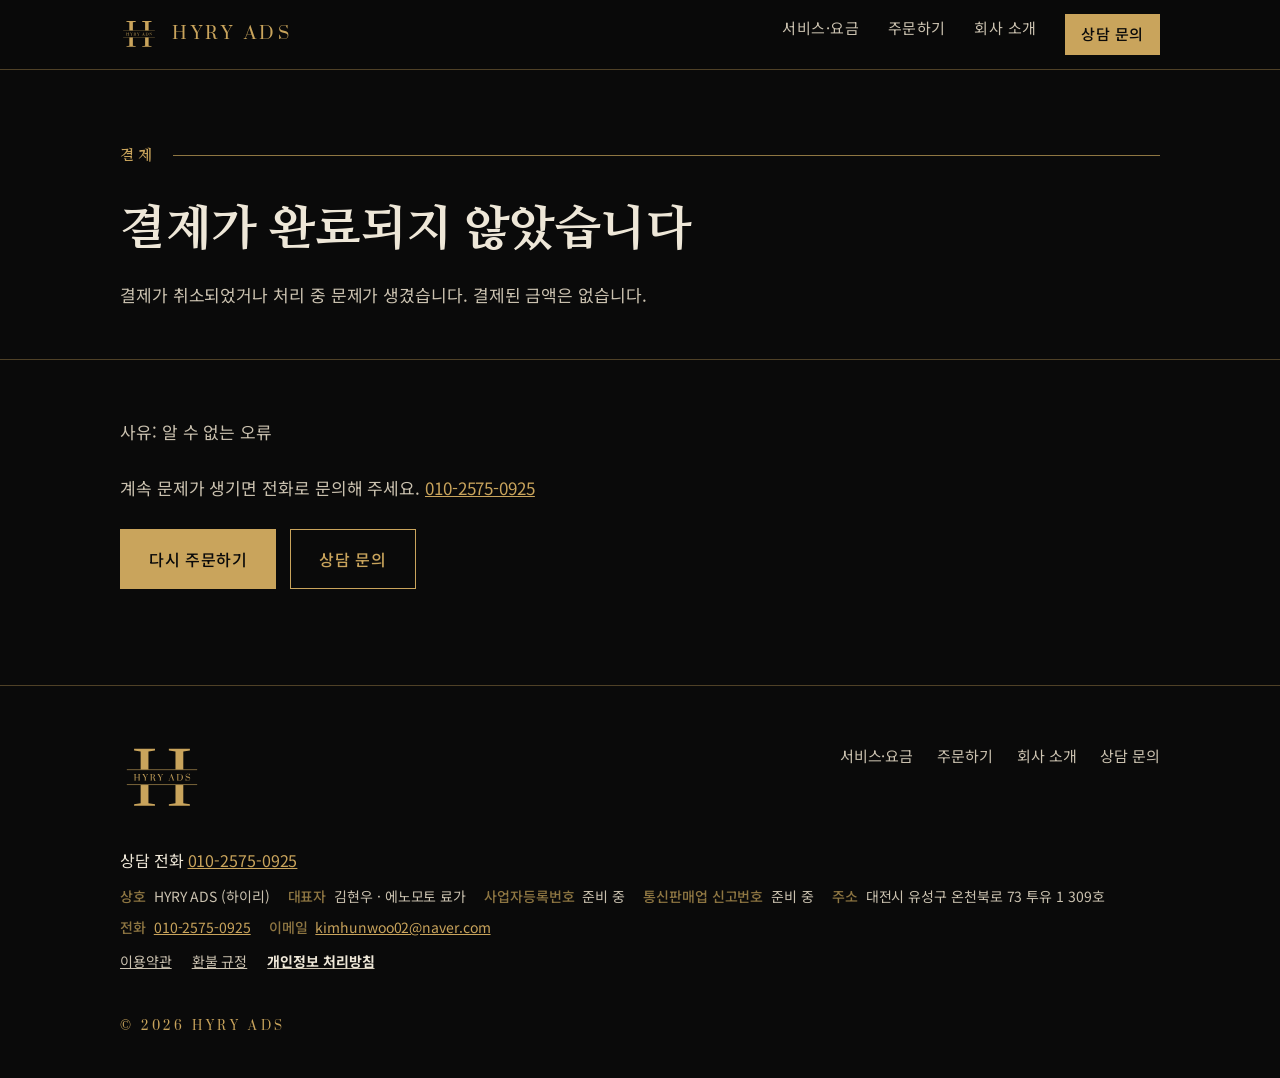
<file: hyry-ads-site 3/public/payment-fail.html>
<!doctype html>
<html lang="ko">
<head>
<meta charset="utf-8">
<meta name="viewport" content="width=device-width, initial-scale=1, viewport-fit=cover">
<title>결제 실패 | HYRY ADS</title>
<meta name="description" content="HYRY ADS(하이리)는 웹사이트 제작부터 SNS 콘텐츠, 영상 편집, 광고 운영까지 브랜드 성장에 필요한 서비스를 합리적인 패키지로 제공합니다.">
<meta name="robots" content="noindex">
<meta name="theme-color" content="#0A0A0A">
<link rel="icon" href="favicon.ico" sizes="32x32">
<link rel="icon" href="favicon.svg" type="image/svg+xml">
<link rel="apple-touch-icon" href="apple-touch-icon.png">
<link rel="manifest" href="site.webmanifest">
<link rel="preconnect" href="https://fonts.googleapis.com">
<link rel="preconnect" href="https://fonts.gstatic.com" crossorigin>
<link rel="stylesheet" href="https://fonts.googleapis.com/css2?family=Prata&family=Nanum+Myeongjo:wght@400;700;800&family=Noto+Sans+KR:wght@400;500;700&display=swap">
<link rel="stylesheet" href="site.css">
</head>
<body>
<header class="top">
  <div class="wrap">
    <a class="brand" href="index.html" aria-label="HYRY ADS 홈">
      <span class="emblem"><svg aria-hidden="true" xmlns="http://www.w3.org/2000/svg" viewBox="0 0 307.09 257.92"><g transform="translate(41.09 232.96)"><mask id="m-hdr" maskUnits="userSpaceOnUse" x="-49.6" y="-218.0" width="324.1" height="228.0"><rect x="-49.6" y="-218.0" width="324.1" height="228.0" fill="#fff"/><rect x="-16.133000000000003" y="-132.35116716566574" width="257.166" height="56.70233433133148" fill="#000"/></mask><g mask="url(#m-hdr)"><path d="M10.4 0.0V-5.46L34.32 -9.36V-198.64000000000001L10.4 -202.28V-208.0H86.84V-202.28L62.92 -198.64000000000001V-113.36H161.72V-198.64000000000001L137.54 -202.28V-208.0H214.5V-202.28L190.32 -198.64000000000001V-9.36L214.5 -5.46V0.0H137.54V-5.46L161.72 -9.36V-106.86H62.92V-9.36L86.84 -5.46V0.0Z" fill="currentColor"/></g><rect x="-16.133000000000003" y="-132.35116716566574" width="257.166" height="2.08" fill="currentColor"/><rect x="-16.133000000000003" y="-77.72883283433426" width="257.166" height="2.08" fill="currentColor"/><g transform="translate(8.38 -91.95)"><path d="M1.205406767247693 0.0V-0.6328385528050389L3.977842331917387 -1.0848660905229237V-23.023269254430936L1.205406767247693 -23.44516162296763V-24.10813534495386H10.065146506518236V-23.44516162296763L7.292710941848543 -23.023269254430936V-13.138933762999853H18.744075230701625V-23.023269254430936L15.94150449685074 -23.44516162296763V-24.10813534495386H24.861514574483667V-23.44516162296763L22.058943840632782 -23.023269254430936V-1.0848660905229237L24.861514574483667 -0.6328385528050389V0.0H15.94150449685074V-0.6328385528050389L18.744075230701625 -1.0848660905229237V-12.385554533470046H7.292710941848543V-1.0848660905229237L10.065146506518236 -0.6328385528050389V0.0ZM38.603151721107366 0.0V-0.6328385528050389L41.40572245495825 -1.0848660905229237V-10.24595752160539L34.08287634392852 -23.023269254430936L31.702197978614326 -23.44516162296763V-24.10813534495386H40.77288390215321V-23.44516162296763L37.970313168302326 -23.023269254430936L44.298698696352716 -12.084202841658122L50.11478634832284 -21.998673502270396L46.498566046579754 -23.44516162296763V-24.10813534495386H53.24884394316683V-23.44516162296763L50.92843591621503 -21.968538333089207L44.660320726527026 -11.240418104584737V-1.0848660905229237L47.46289146037791 -0.6328385528050389V0.0ZM74.16265135491432 -3.2847334407499633 73.59008314047166 -7.322846111029735Q73.28873144865973 -9.372037615350813 72.18879777354621 -10.532241628826718Q71.0888640984327 -11.692445642302623 68.76845607148088 -11.692445642302623H66.41791287534788V-1.0848660905229237L69.19034844001757 -0.6328385528050389V0.0H60.330608700747035V-0.6328385528050389L63.10304426541673 -1.0848660905229237V-23.023269254430936L60.330608700747035 -23.44516162296763V-24.10813534495386H68.76845607148088Q73.68048864801523 -24.10813534495386 75.88035599824227 -22.57124171671305Q78.08022334846932 -21.034348088472242 78.08022334846932 -17.90029049362824Q78.08022334846932 -12.71704139446316 71.81210815878131 -11.903391826570969V-11.722580811483814Q74.13251618573312 -11.3910939504907 75.53380155265856 -10.065146506518236Q76.93508691958401 -8.739199062545774 77.29670894975831 -6.5393317123187344L77.68846614911381 -3.9477071627361946Q77.92954750256335 -2.2601376885894244 78.24596677896588 -1.657434304965578Q78.56238605536839 -1.0547309213417313 79.22535977735463 -1.0547309213417313Q79.67738731507251 -1.0547309213417313 80.18968519115278 -1.3410150285630584Q80.70198306723304 -1.6272991357843856 81.15401060495093 -2.0793266735022704L81.6663084810312 -1.5368936282408086Q80.79238857477662 -0.5424330452614619 79.85819833015967 -0.12054067672476931Q78.9240080855427 0.30135169181192323 77.83914199501977 0.30135169181192323Q76.151572520873 0.30135169181192323 75.30778778379963 -0.5122978760802696Q74.46400304672623 -1.3259474439724623 74.16265135491432 -3.2847334407499633ZM69.79305182364142 -12.415689702651237Q71.99291917386846 -12.415689702651237 73.21339352570675 -13.756704731214295Q74.43386787754504 -15.097719759777355 74.43386787754504 -17.719479478541086V-18.352318031346126Q74.43386787754504 -23.354756115424053 68.76845607148088 -23.354756115424053H66.41791287534788V-12.415689702651237ZM93.56970030760218 0.0V-0.6328385528050389L96.37227104145306 -1.0848660905229237V-10.24595752160539L89.04942493042333 -23.023269254430936L86.66874656510913 -23.44516162296763V-24.10813534495386H95.73943248864802V-23.44516162296763L92.93686175479714 -23.023269254430936L99.26524728284753 -12.084202841658122L105.08133493481765 -21.998673502270396L101.46511463307456 -23.44516162296763V-24.10813534495386H108.21539252966164V-23.44516162296763L105.89498450270983 -21.968538333089207L99.62686931302183 -11.240418104584737V-1.0848660905229237L102.42944004687271 -0.6328385528050389V0.0ZM127.08000843708804 0.0V-0.6328385528050389L130.0332550168449 -1.8382453200527318L138.74231891020946 -24.710838728577706H139.22448161710855L147.45138280357406 -1.0848660905229237L150.22381836824374 -0.6328385528050389V0.0H141.3640786289732V-0.6328385528050389L143.83516250183098 -1.024595752160539L141.27367312142962 -8.16663084810312H133.25771811923246L130.81676941555588 -1.8382453200527318L133.5289346418632 -0.6328385528050389V0.0ZM133.498799472682 -8.799469400908158H141.06272693716127L137.44650663541822 -19.40704895268786ZM157.42612380254872 -0.6328385528050389 160.19855936721842 -1.0848660905229237V-23.023269254430936L157.42612380254872 -23.44516162296763V-24.10813534495386H168.96789359894538Q172.28276220887653 -24.10813534495386 174.85931917386847 -22.616444470484836Q177.4358761388604 -21.124753596015818 178.88236425955765 -18.397520785117912Q180.3288523802549 -15.67028797422001 180.3288523802549 -12.05406767247693Q180.3288523802549 -8.43784737073385 178.88236425955765 -5.710614559835945Q177.4358761388604 -2.98338174893804 174.84425158927786 -1.49169087446902Q172.25262703969534 0.0 168.96789359894538 0.0H157.42612380254872ZM168.96789359894538 -0.7232440603486158Q171.16776094917242 -0.7232440603486158 172.87039800790978 -1.7478398125091548Q174.57303506664715 -2.772435564669694 175.5373604804453 -4.806559484400176Q176.50168589424345 -6.840683404130658 176.50168589424345 -9.73365964552512V-14.37447569942874Q176.50168589424345 -17.267451940823204 175.5373604804453 -19.286508275963087Q174.57303506664715 -21.305564611102973 172.87039800790978 -22.330160363263513Q171.16776094917242 -23.354756115424053 168.96789359894538 -23.354756115424053H163.51342797714958V-0.7232440603486158ZM193.82940817342902 -0.9944605829793467 191.2679187930277 0.30135169181192323H190.60494507104144V-7.443386787754505H191.2679187930277L193.8595433426102 -1.8382453200527318Q196.36076238464918 -0.06027033836238465 199.58522548703675 -0.06027033836238465Q202.23712037498169 -0.06027033836238465 203.96989260290025 -1.4615557052878279Q205.7026648308188 -2.862841072213271 205.7026648308188 -5.394195283433426Q205.7026648308188 -7.232440603486158 204.5876635711147 -8.302239109418485Q203.47266231141057 -9.372037615350813 200.9714432693716 -10.004876168155851L195.96900518529367 -11.300688442947122Q193.34724546652996 -11.993797334114545 192.0212980225575 -13.66629922367072Q190.69535057858502 -15.338801113226893 190.69535057858502 -17.62907397099751Q190.69535057858502 -19.70840064449978 191.52406773106782 -21.32063219569357Q192.3527848835506 -22.93286374688736 193.94994885015382 -23.82185123773253Q195.547112816757 -24.710838728577706 197.74698016698403 -24.710838728577706Q200.48928056247254 -24.710838728577706 202.6590127435184 -23.776648483960745L204.85888009374543 -24.710838728577706H205.52185381573165V-18.56326421561447H204.85888009374543L202.68914791269958 -22.962998916068553Q200.42901022411016 -24.047865006591476 197.77711533616522 -24.047865006591476Q195.15535561740148 -24.047865006591476 193.6485971583419 -22.706849978028416Q192.14183869928226 -21.36583494946536 192.14183869928226 -19.165967599238318Q192.14183869928226 -17.538668463453934 193.21163720521457 -16.604478218836974Q194.2814357111469 -15.67028797422001 196.36076238464918 -15.127854928958547L201.7549576680826 -13.711501977442508Q204.37671738684634 -13.048528255456276 205.657462077047 -11.436296704262487Q206.9382067672477 -9.824065153068698 206.9382067672477 -6.5393317123187344Q206.9382067672477 -3.1943279332063863 204.87394767833604 -1.29581227479127Q202.80968858942435 0.6027033836238465 199.34414413358724 0.6027033836238465Q196.54157339973634 0.6027033836238465 193.82940817342902 -0.9944605829793467Z" fill="currentColor"/></g></g></svg></span>
      <span>HYRY ADS</span>
    </a>
    <nav class="nav" aria-label="메인 메뉴">
      <a href="services.html">서비스·요금</a><a href="order.html">주문하기</a><a href="about.html">회사 소개</a><a class="cta" href="contact.html">상담 문의</a>
    </nav>
  </div>
</header>

<main id="top">
  <section class="page-hero">
    <div class="wrap">
      <div class="band"><span>결제</span></div>
      <h1>결제가 완료되지 않았습니다</h1>
      <p>결제가 취소되었거나 처리 중 문제가 생겼습니다. 결제된 금액은 없습니다.</p>
    </div>
  </section>

  <section class="result">
    <div class="wrap">
      <p class="ps-next">사유: <span id="pf-msg">알 수 없는 오류</span> <small id="pf-code"></small></p>
      <p class="ps-next">계속 문제가 생기면 전화로 문의해 주세요. <a href="tel:+821025750925">010-2575-0925</a></p>
      <div class="actions"><a class="btn solid" href="order.html">다시 주문하기</a><a class="btn ghost" href="contact.html">상담 문의</a></div>
    </div>
  </section>

</main>

<footer>
  <div class="wrap">
    <a href="index.html" class="emblem" aria-label="HYRY ADS 홈"><svg aria-hidden="true" xmlns="http://www.w3.org/2000/svg" viewBox="0 0 307.09 257.92"><g transform="translate(41.09 232.96)"><mask id="m-ftr" maskUnits="userSpaceOnUse" x="-49.6" y="-218.0" width="324.1" height="228.0"><rect x="-49.6" y="-218.0" width="324.1" height="228.0" fill="#fff"/><rect x="-16.133000000000003" y="-132.35116716566574" width="257.166" height="56.70233433133148" fill="#000"/></mask><g mask="url(#m-ftr)"><path d="M10.4 0.0V-5.46L34.32 -9.36V-198.64000000000001L10.4 -202.28V-208.0H86.84V-202.28L62.92 -198.64000000000001V-113.36H161.72V-198.64000000000001L137.54 -202.28V-208.0H214.5V-202.28L190.32 -198.64000000000001V-9.36L214.5 -5.46V0.0H137.54V-5.46L161.72 -9.36V-106.86H62.92V-9.36L86.84 -5.46V0.0Z" fill="currentColor"/></g><rect x="-16.133000000000003" y="-132.35116716566574" width="257.166" height="2.08" fill="currentColor"/><rect x="-16.133000000000003" y="-77.72883283433426" width="257.166" height="2.08" fill="currentColor"/><g transform="translate(8.38 -91.95)"><path d="M1.205406767247693 0.0V-0.6328385528050389L3.977842331917387 -1.0848660905229237V-23.023269254430936L1.205406767247693 -23.44516162296763V-24.10813534495386H10.065146506518236V-23.44516162296763L7.292710941848543 -23.023269254430936V-13.138933762999853H18.744075230701625V-23.023269254430936L15.94150449685074 -23.44516162296763V-24.10813534495386H24.861514574483667V-23.44516162296763L22.058943840632782 -23.023269254430936V-1.0848660905229237L24.861514574483667 -0.6328385528050389V0.0H15.94150449685074V-0.6328385528050389L18.744075230701625 -1.0848660905229237V-12.385554533470046H7.292710941848543V-1.0848660905229237L10.065146506518236 -0.6328385528050389V0.0ZM38.603151721107366 0.0V-0.6328385528050389L41.40572245495825 -1.0848660905229237V-10.24595752160539L34.08287634392852 -23.023269254430936L31.702197978614326 -23.44516162296763V-24.10813534495386H40.77288390215321V-23.44516162296763L37.970313168302326 -23.023269254430936L44.298698696352716 -12.084202841658122L50.11478634832284 -21.998673502270396L46.498566046579754 -23.44516162296763V-24.10813534495386H53.24884394316683V-23.44516162296763L50.92843591621503 -21.968538333089207L44.660320726527026 -11.240418104584737V-1.0848660905229237L47.46289146037791 -0.6328385528050389V0.0ZM74.16265135491432 -3.2847334407499633 73.59008314047166 -7.322846111029735Q73.28873144865973 -9.372037615350813 72.18879777354621 -10.532241628826718Q71.0888640984327 -11.692445642302623 68.76845607148088 -11.692445642302623H66.41791287534788V-1.0848660905229237L69.19034844001757 -0.6328385528050389V0.0H60.330608700747035V-0.6328385528050389L63.10304426541673 -1.0848660905229237V-23.023269254430936L60.330608700747035 -23.44516162296763V-24.10813534495386H68.76845607148088Q73.68048864801523 -24.10813534495386 75.88035599824227 -22.57124171671305Q78.08022334846932 -21.034348088472242 78.08022334846932 -17.90029049362824Q78.08022334846932 -12.71704139446316 71.81210815878131 -11.903391826570969V-11.722580811483814Q74.13251618573312 -11.3910939504907 75.53380155265856 -10.065146506518236Q76.93508691958401 -8.739199062545774 77.29670894975831 -6.5393317123187344L77.68846614911381 -3.9477071627361946Q77.92954750256335 -2.2601376885894244 78.24596677896588 -1.657434304965578Q78.56238605536839 -1.0547309213417313 79.22535977735463 -1.0547309213417313Q79.67738731507251 -1.0547309213417313 80.18968519115278 -1.3410150285630584Q80.70198306723304 -1.6272991357843856 81.15401060495093 -2.0793266735022704L81.6663084810312 -1.5368936282408086Q80.79238857477662 -0.5424330452614619 79.85819833015967 -0.12054067672476931Q78.9240080855427 0.30135169181192323 77.83914199501977 0.30135169181192323Q76.151572520873 0.30135169181192323 75.30778778379963 -0.5122978760802696Q74.46400304672623 -1.3259474439724623 74.16265135491432 -3.2847334407499633ZM69.79305182364142 -12.415689702651237Q71.99291917386846 -12.415689702651237 73.21339352570675 -13.756704731214295Q74.43386787754504 -15.097719759777355 74.43386787754504 -17.719479478541086V-18.352318031346126Q74.43386787754504 -23.354756115424053 68.76845607148088 -23.354756115424053H66.41791287534788V-12.415689702651237ZM93.56970030760218 0.0V-0.6328385528050389L96.37227104145306 -1.0848660905229237V-10.24595752160539L89.04942493042333 -23.023269254430936L86.66874656510913 -23.44516162296763V-24.10813534495386H95.73943248864802V-23.44516162296763L92.93686175479714 -23.023269254430936L99.26524728284753 -12.084202841658122L105.08133493481765 -21.998673502270396L101.46511463307456 -23.44516162296763V-24.10813534495386H108.21539252966164V-23.44516162296763L105.89498450270983 -21.968538333089207L99.62686931302183 -11.240418104584737V-1.0848660905229237L102.42944004687271 -0.6328385528050389V0.0ZM127.08000843708804 0.0V-0.6328385528050389L130.0332550168449 -1.8382453200527318L138.74231891020946 -24.710838728577706H139.22448161710855L147.45138280357406 -1.0848660905229237L150.22381836824374 -0.6328385528050389V0.0H141.3640786289732V-0.6328385528050389L143.83516250183098 -1.024595752160539L141.27367312142962 -8.16663084810312H133.25771811923246L130.81676941555588 -1.8382453200527318L133.5289346418632 -0.6328385528050389V0.0ZM133.498799472682 -8.799469400908158H141.06272693716127L137.44650663541822 -19.40704895268786ZM157.42612380254872 -0.6328385528050389 160.19855936721842 -1.0848660905229237V-23.023269254430936L157.42612380254872 -23.44516162296763V-24.10813534495386H168.96789359894538Q172.28276220887653 -24.10813534495386 174.85931917386847 -22.616444470484836Q177.4358761388604 -21.124753596015818 178.88236425955765 -18.397520785117912Q180.3288523802549 -15.67028797422001 180.3288523802549 -12.05406767247693Q180.3288523802549 -8.43784737073385 178.88236425955765 -5.710614559835945Q177.4358761388604 -2.98338174893804 174.84425158927786 -1.49169087446902Q172.25262703969534 0.0 168.96789359894538 0.0H157.42612380254872ZM168.96789359894538 -0.7232440603486158Q171.16776094917242 -0.7232440603486158 172.87039800790978 -1.7478398125091548Q174.57303506664715 -2.772435564669694 175.5373604804453 -4.806559484400176Q176.50168589424345 -6.840683404130658 176.50168589424345 -9.73365964552512V-14.37447569942874Q176.50168589424345 -17.267451940823204 175.5373604804453 -19.286508275963087Q174.57303506664715 -21.305564611102973 172.87039800790978 -22.330160363263513Q171.16776094917242 -23.354756115424053 168.96789359894538 -23.354756115424053H163.51342797714958V-0.7232440603486158ZM193.82940817342902 -0.9944605829793467 191.2679187930277 0.30135169181192323H190.60494507104144V-7.443386787754505H191.2679187930277L193.8595433426102 -1.8382453200527318Q196.36076238464918 -0.06027033836238465 199.58522548703675 -0.06027033836238465Q202.23712037498169 -0.06027033836238465 203.96989260290025 -1.4615557052878279Q205.7026648308188 -2.862841072213271 205.7026648308188 -5.394195283433426Q205.7026648308188 -7.232440603486158 204.5876635711147 -8.302239109418485Q203.47266231141057 -9.372037615350813 200.9714432693716 -10.004876168155851L195.96900518529367 -11.300688442947122Q193.34724546652996 -11.993797334114545 192.0212980225575 -13.66629922367072Q190.69535057858502 -15.338801113226893 190.69535057858502 -17.62907397099751Q190.69535057858502 -19.70840064449978 191.52406773106782 -21.32063219569357Q192.3527848835506 -22.93286374688736 193.94994885015382 -23.82185123773253Q195.547112816757 -24.710838728577706 197.74698016698403 -24.710838728577706Q200.48928056247254 -24.710838728577706 202.6590127435184 -23.776648483960745L204.85888009374543 -24.710838728577706H205.52185381573165V-18.56326421561447H204.85888009374543L202.68914791269958 -22.962998916068553Q200.42901022411016 -24.047865006591476 197.77711533616522 -24.047865006591476Q195.15535561740148 -24.047865006591476 193.6485971583419 -22.706849978028416Q192.14183869928226 -21.36583494946536 192.14183869928226 -19.165967599238318Q192.14183869928226 -17.538668463453934 193.21163720521457 -16.604478218836974Q194.2814357111469 -15.67028797422001 196.36076238464918 -15.127854928958547L201.7549576680826 -13.711501977442508Q204.37671738684634 -13.048528255456276 205.657462077047 -11.436296704262487Q206.9382067672477 -9.824065153068698 206.9382067672477 -6.5393317123187344Q206.9382067672477 -3.1943279332063863 204.87394767833604 -1.29581227479127Q202.80968858942435 0.6027033836238465 199.34414413358724 0.6027033836238465Q196.54157339973634 0.6027033836238465 193.82940817342902 -0.9944605829793467Z" fill="currentColor"/></g></g></svg></a>
    <nav aria-label="하단 메뉴">
      <a href="services.html">서비스·요금</a><a href="order.html">주문하기</a><a href="about.html">회사 소개</a><a href="contact.html">상담 문의</a>
    </nav>
    <div class="biz">
      <p class="biz-call">상담 전화 <a href="tel:+821025750925">010-2575-0925</a></p>
      <p class="biz-info"><span><b>상호</b> HYRY ADS (하이리)</span><span><b>대표자</b> 김현우 · 에노모토 료가</span><span><b>사업자등록번호</b> 준비 중</span><span><b>통신판매업 신고번호</b> 준비 중</span><span><b>주소</b> 대전시 유성구 온천북로 73 투유 1 309호</span><span><b>전화</b> <a href="tel:+821025750925">010-2575-0925</a></span><span><b>이메일</b> <a href="mailto:kimhunwoo02@naver.com">kimhunwoo02@naver.com</a></span></p>
      <p class="legal"><a href="terms.html">이용약관</a><a href="refund.html">환불 규정</a><a href="privacy.html"><b>개인정보 처리방침</b></a></p>
    </div>
    <small>© 2026 HYRY ADS</small>
  </div>
</footer>
<script>
(function(){
  var reduce = window.matchMedia && window.matchMedia('(prefers-reduced-motion: reduce)').matches;
  if (reduce || !('IntersectionObserver' in window)) return;
  var groups = [
    ['main section:not(.hero):not(.page-hero) .band', 0],
    ['main section:not(.hero):not(.page-hero) h2', 0.1],
    ['.svc article', 0.12], ['.pl-group', 0.12], ['.pl-notes', 0],
    ['.steps li', 0.14], ['.vals > div', 0.14], ['.about dl', 0],
    ['.cta-band .wrap', 0], ['.contact .intro p', 0.1], ['#contact-form', 0.15],
    ['footer .wrap', 0]
  ];
  var els = [];
  groups.forEach(function(g){
    Array.prototype.forEach.call(document.querySelectorAll(g[0]), function(el, i){
      el.classList.add('rv');
      el.style.setProperty('--d', (g[1] ? (i % 5) * g[1] : 0) + 's');
      els.push(el);
    });
  });
  var io = new IntersectionObserver(function(entries){
    entries.forEach(function(en){ if (en.isIntersecting) { en.target.classList.add('in'); io.unobserve(en.target); } });
  }, { threshold: 0.12, rootMargin: '0px 0px -6% 0px' });
  els.forEach(function(el){
    if (el.getBoundingClientRect().top < window.innerHeight * 0.94) el.classList.add('in');
    else io.observe(el);
  });
  document.documentElement.classList.add('js-reveal');
})();
</script>
<script>
(function(){var q=new URLSearchParams(location.search);var m=q.get('message'),c=q.get('code');
if(m)document.getElementById('pf-msg').textContent=m;if(c)document.getElementById('pf-code').textContent='('+c+')';})();
</script>
</body>
</html>
</file>
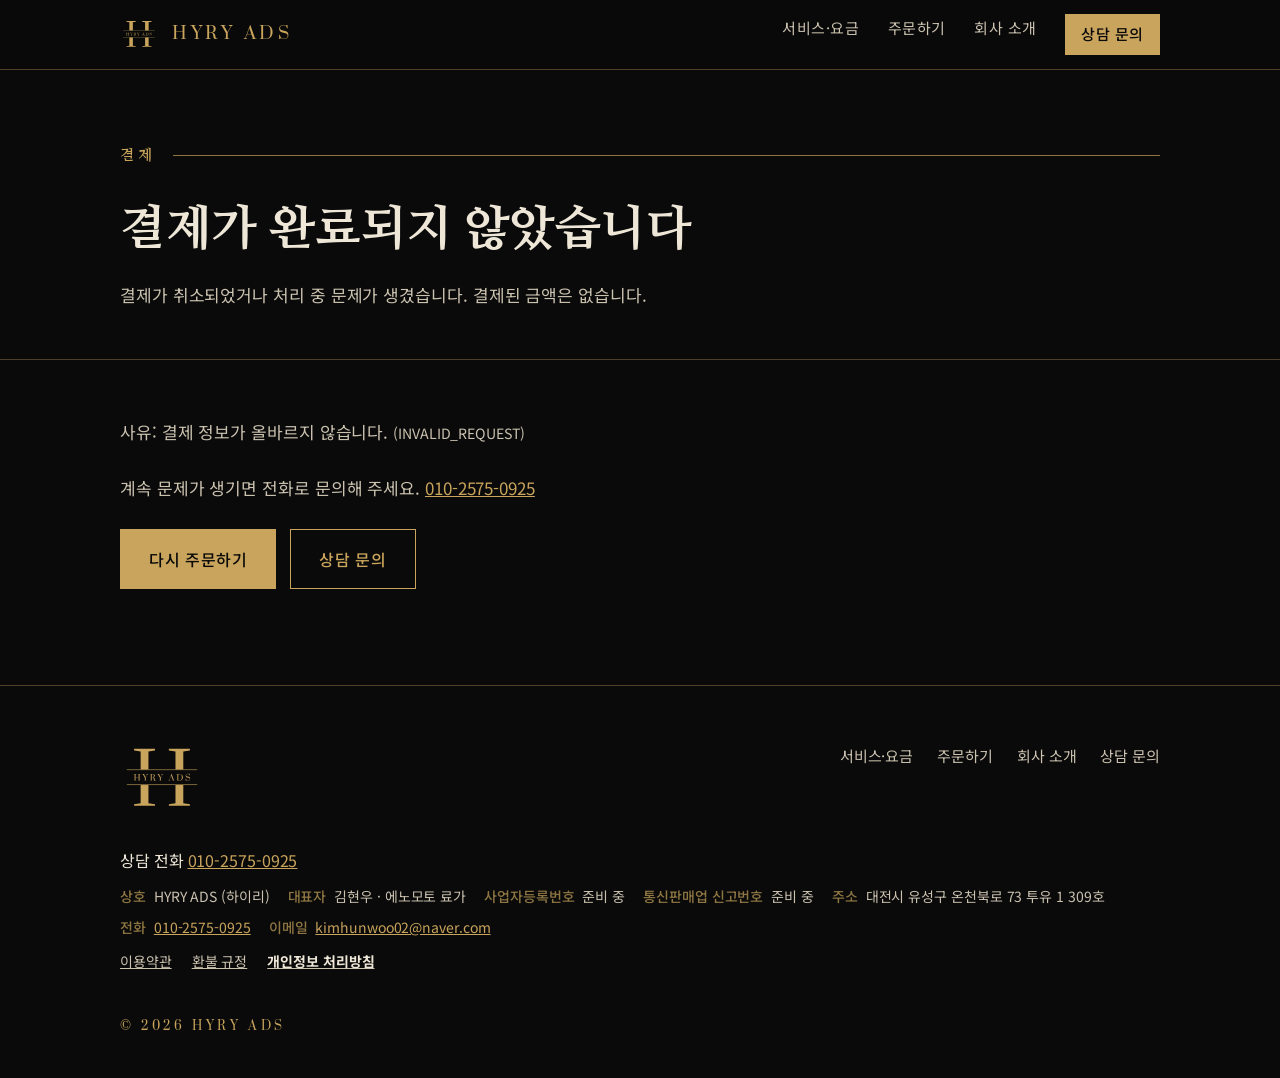
<file: hyry-ads-site 3/public/payment-success.html>
<!doctype html>
<html lang="ko">
<head>
<meta charset="utf-8">
<meta name="viewport" content="width=device-width, initial-scale=1, viewport-fit=cover">
<title>결제 완료 | HYRY ADS</title>
<meta name="description" content="HYRY ADS(하이리)는 웹사이트 제작부터 SNS 콘텐츠, 영상 편집, 광고 운영까지 브랜드 성장에 필요한 서비스를 합리적인 패키지로 제공합니다.">
<meta name="robots" content="noindex">
<meta name="theme-color" content="#0A0A0A">
<link rel="icon" href="favicon.ico" sizes="32x32">
<link rel="icon" href="favicon.svg" type="image/svg+xml">
<link rel="apple-touch-icon" href="apple-touch-icon.png">
<link rel="manifest" href="site.webmanifest">
<link rel="preconnect" href="https://fonts.googleapis.com">
<link rel="preconnect" href="https://fonts.gstatic.com" crossorigin>
<link rel="stylesheet" href="https://fonts.googleapis.com/css2?family=Prata&family=Nanum+Myeongjo:wght@400;700;800&family=Noto+Sans+KR:wght@400;500;700&display=swap">
<link rel="stylesheet" href="site.css">
</head>
<body>
<header class="top">
  <div class="wrap">
    <a class="brand" href="index.html" aria-label="HYRY ADS 홈">
      <span class="emblem"><svg aria-hidden="true" xmlns="http://www.w3.org/2000/svg" viewBox="0 0 307.09 257.92"><g transform="translate(41.09 232.96)"><mask id="m-hdr" maskUnits="userSpaceOnUse" x="-49.6" y="-218.0" width="324.1" height="228.0"><rect x="-49.6" y="-218.0" width="324.1" height="228.0" fill="#fff"/><rect x="-16.133000000000003" y="-132.35116716566574" width="257.166" height="56.70233433133148" fill="#000"/></mask><g mask="url(#m-hdr)"><path d="M10.4 0.0V-5.46L34.32 -9.36V-198.64000000000001L10.4 -202.28V-208.0H86.84V-202.28L62.92 -198.64000000000001V-113.36H161.72V-198.64000000000001L137.54 -202.28V-208.0H214.5V-202.28L190.32 -198.64000000000001V-9.36L214.5 -5.46V0.0H137.54V-5.46L161.72 -9.36V-106.86H62.92V-9.36L86.84 -5.46V0.0Z" fill="currentColor"/></g><rect x="-16.133000000000003" y="-132.35116716566574" width="257.166" height="2.08" fill="currentColor"/><rect x="-16.133000000000003" y="-77.72883283433426" width="257.166" height="2.08" fill="currentColor"/><g transform="translate(8.38 -91.95)"><path d="M1.205406767247693 0.0V-0.6328385528050389L3.977842331917387 -1.0848660905229237V-23.023269254430936L1.205406767247693 -23.44516162296763V-24.10813534495386H10.065146506518236V-23.44516162296763L7.292710941848543 -23.023269254430936V-13.138933762999853H18.744075230701625V-23.023269254430936L15.94150449685074 -23.44516162296763V-24.10813534495386H24.861514574483667V-23.44516162296763L22.058943840632782 -23.023269254430936V-1.0848660905229237L24.861514574483667 -0.6328385528050389V0.0H15.94150449685074V-0.6328385528050389L18.744075230701625 -1.0848660905229237V-12.385554533470046H7.292710941848543V-1.0848660905229237L10.065146506518236 -0.6328385528050389V0.0ZM38.603151721107366 0.0V-0.6328385528050389L41.40572245495825 -1.0848660905229237V-10.24595752160539L34.08287634392852 -23.023269254430936L31.702197978614326 -23.44516162296763V-24.10813534495386H40.77288390215321V-23.44516162296763L37.970313168302326 -23.023269254430936L44.298698696352716 -12.084202841658122L50.11478634832284 -21.998673502270396L46.498566046579754 -23.44516162296763V-24.10813534495386H53.24884394316683V-23.44516162296763L50.92843591621503 -21.968538333089207L44.660320726527026 -11.240418104584737V-1.0848660905229237L47.46289146037791 -0.6328385528050389V0.0ZM74.16265135491432 -3.2847334407499633 73.59008314047166 -7.322846111029735Q73.28873144865973 -9.372037615350813 72.18879777354621 -10.532241628826718Q71.0888640984327 -11.692445642302623 68.76845607148088 -11.692445642302623H66.41791287534788V-1.0848660905229237L69.19034844001757 -0.6328385528050389V0.0H60.330608700747035V-0.6328385528050389L63.10304426541673 -1.0848660905229237V-23.023269254430936L60.330608700747035 -23.44516162296763V-24.10813534495386H68.76845607148088Q73.68048864801523 -24.10813534495386 75.88035599824227 -22.57124171671305Q78.08022334846932 -21.034348088472242 78.08022334846932 -17.90029049362824Q78.08022334846932 -12.71704139446316 71.81210815878131 -11.903391826570969V-11.722580811483814Q74.13251618573312 -11.3910939504907 75.53380155265856 -10.065146506518236Q76.93508691958401 -8.739199062545774 77.29670894975831 -6.5393317123187344L77.68846614911381 -3.9477071627361946Q77.92954750256335 -2.2601376885894244 78.24596677896588 -1.657434304965578Q78.56238605536839 -1.0547309213417313 79.22535977735463 -1.0547309213417313Q79.67738731507251 -1.0547309213417313 80.18968519115278 -1.3410150285630584Q80.70198306723304 -1.6272991357843856 81.15401060495093 -2.0793266735022704L81.6663084810312 -1.5368936282408086Q80.79238857477662 -0.5424330452614619 79.85819833015967 -0.12054067672476931Q78.9240080855427 0.30135169181192323 77.83914199501977 0.30135169181192323Q76.151572520873 0.30135169181192323 75.30778778379963 -0.5122978760802696Q74.46400304672623 -1.3259474439724623 74.16265135491432 -3.2847334407499633ZM69.79305182364142 -12.415689702651237Q71.99291917386846 -12.415689702651237 73.21339352570675 -13.756704731214295Q74.43386787754504 -15.097719759777355 74.43386787754504 -17.719479478541086V-18.352318031346126Q74.43386787754504 -23.354756115424053 68.76845607148088 -23.354756115424053H66.41791287534788V-12.415689702651237ZM93.56970030760218 0.0V-0.6328385528050389L96.37227104145306 -1.0848660905229237V-10.24595752160539L89.04942493042333 -23.023269254430936L86.66874656510913 -23.44516162296763V-24.10813534495386H95.73943248864802V-23.44516162296763L92.93686175479714 -23.023269254430936L99.26524728284753 -12.084202841658122L105.08133493481765 -21.998673502270396L101.46511463307456 -23.44516162296763V-24.10813534495386H108.21539252966164V-23.44516162296763L105.89498450270983 -21.968538333089207L99.62686931302183 -11.240418104584737V-1.0848660905229237L102.42944004687271 -0.6328385528050389V0.0ZM127.08000843708804 0.0V-0.6328385528050389L130.0332550168449 -1.8382453200527318L138.74231891020946 -24.710838728577706H139.22448161710855L147.45138280357406 -1.0848660905229237L150.22381836824374 -0.6328385528050389V0.0H141.3640786289732V-0.6328385528050389L143.83516250183098 -1.024595752160539L141.27367312142962 -8.16663084810312H133.25771811923246L130.81676941555588 -1.8382453200527318L133.5289346418632 -0.6328385528050389V0.0ZM133.498799472682 -8.799469400908158H141.06272693716127L137.44650663541822 -19.40704895268786ZM157.42612380254872 -0.6328385528050389 160.19855936721842 -1.0848660905229237V-23.023269254430936L157.42612380254872 -23.44516162296763V-24.10813534495386H168.96789359894538Q172.28276220887653 -24.10813534495386 174.85931917386847 -22.616444470484836Q177.4358761388604 -21.124753596015818 178.88236425955765 -18.397520785117912Q180.3288523802549 -15.67028797422001 180.3288523802549 -12.05406767247693Q180.3288523802549 -8.43784737073385 178.88236425955765 -5.710614559835945Q177.4358761388604 -2.98338174893804 174.84425158927786 -1.49169087446902Q172.25262703969534 0.0 168.96789359894538 0.0H157.42612380254872ZM168.96789359894538 -0.7232440603486158Q171.16776094917242 -0.7232440603486158 172.87039800790978 -1.7478398125091548Q174.57303506664715 -2.772435564669694 175.5373604804453 -4.806559484400176Q176.50168589424345 -6.840683404130658 176.50168589424345 -9.73365964552512V-14.37447569942874Q176.50168589424345 -17.267451940823204 175.5373604804453 -19.286508275963087Q174.57303506664715 -21.305564611102973 172.87039800790978 -22.330160363263513Q171.16776094917242 -23.354756115424053 168.96789359894538 -23.354756115424053H163.51342797714958V-0.7232440603486158ZM193.82940817342902 -0.9944605829793467 191.2679187930277 0.30135169181192323H190.60494507104144V-7.443386787754505H191.2679187930277L193.8595433426102 -1.8382453200527318Q196.36076238464918 -0.06027033836238465 199.58522548703675 -0.06027033836238465Q202.23712037498169 -0.06027033836238465 203.96989260290025 -1.4615557052878279Q205.7026648308188 -2.862841072213271 205.7026648308188 -5.394195283433426Q205.7026648308188 -7.232440603486158 204.5876635711147 -8.302239109418485Q203.47266231141057 -9.372037615350813 200.9714432693716 -10.004876168155851L195.96900518529367 -11.300688442947122Q193.34724546652996 -11.993797334114545 192.0212980225575 -13.66629922367072Q190.69535057858502 -15.338801113226893 190.69535057858502 -17.62907397099751Q190.69535057858502 -19.70840064449978 191.52406773106782 -21.32063219569357Q192.3527848835506 -22.93286374688736 193.94994885015382 -23.82185123773253Q195.547112816757 -24.710838728577706 197.74698016698403 -24.710838728577706Q200.48928056247254 -24.710838728577706 202.6590127435184 -23.776648483960745L204.85888009374543 -24.710838728577706H205.52185381573165V-18.56326421561447H204.85888009374543L202.68914791269958 -22.962998916068553Q200.42901022411016 -24.047865006591476 197.77711533616522 -24.047865006591476Q195.15535561740148 -24.047865006591476 193.6485971583419 -22.706849978028416Q192.14183869928226 -21.36583494946536 192.14183869928226 -19.165967599238318Q192.14183869928226 -17.538668463453934 193.21163720521457 -16.604478218836974Q194.2814357111469 -15.67028797422001 196.36076238464918 -15.127854928958547L201.7549576680826 -13.711501977442508Q204.37671738684634 -13.048528255456276 205.657462077047 -11.436296704262487Q206.9382067672477 -9.824065153068698 206.9382067672477 -6.5393317123187344Q206.9382067672477 -3.1943279332063863 204.87394767833604 -1.29581227479127Q202.80968858942435 0.6027033836238465 199.34414413358724 0.6027033836238465Q196.54157339973634 0.6027033836238465 193.82940817342902 -0.9944605829793467Z" fill="currentColor"/></g></g></svg></span>
      <span>HYRY ADS</span>
    </a>
    <nav class="nav" aria-label="메인 메뉴">
      <a href="services.html">서비스·요금</a><a href="order.html">주문하기</a><a href="about.html">회사 소개</a><a class="cta" href="contact.html">상담 문의</a>
    </nav>
  </div>
</header>

<main id="top">
  <section class="page-hero">
    <div class="wrap">
      <div class="band"><span>결제</span></div>
      <h1 id="ps-title">결제를 확인하고 있습니다</h1>
      <p id="ps-lead">잠시만 기다려 주세요. 이 화면을 닫지 마세요.</p>
    </div>
  </section>

  <section class="result" aria-live="polite">
    <div class="wrap">
      <dl class="o-sum ps-detail" id="ps-detail" hidden>
        <dt>주문번호</dt><dd id="ps-order"></dd>
        <dt>결제 금액</dt><dd id="ps-amount"></dd>
        <dt>결제 수단</dt><dd id="ps-method"></dd>
        <dt>주문 내용</dt><dd id="ps-items"></dd>
      </dl>
      <p class="ps-next" id="ps-next" hidden>작업 범위와 일정은 입력하신 연락처로 안내드리겠습니다. 문의: <a href="tel:+821025750925">010-2575-0925</a></p>
      <div class="actions" id="ps-actions" hidden><a class="btn ghost" id="ps-receipt" href="#" target="_blank" rel="noopener" hidden>영수증 보기</a><a class="btn solid" href="index.html">홈으로</a></div>
      <form name="paid-order" data-netlify="true" netlify-honeypot="bot-field" hidden><input type="hidden" name="form-name" value="paid-order"><input name="order_id"><input name="amount"><input name="payment_key"><input name="method"><input name="items"><input name="name"><input name="company"><input name="email"><input name="phone"><input name="start_date"><input name="materials"><input name="message"><input name="bot-field"></form>
    </div>
  </section>

</main>

<footer>
  <div class="wrap">
    <a href="index.html" class="emblem" aria-label="HYRY ADS 홈"><svg aria-hidden="true" xmlns="http://www.w3.org/2000/svg" viewBox="0 0 307.09 257.92"><g transform="translate(41.09 232.96)"><mask id="m-ftr" maskUnits="userSpaceOnUse" x="-49.6" y="-218.0" width="324.1" height="228.0"><rect x="-49.6" y="-218.0" width="324.1" height="228.0" fill="#fff"/><rect x="-16.133000000000003" y="-132.35116716566574" width="257.166" height="56.70233433133148" fill="#000"/></mask><g mask="url(#m-ftr)"><path d="M10.4 0.0V-5.46L34.32 -9.36V-198.64000000000001L10.4 -202.28V-208.0H86.84V-202.28L62.92 -198.64000000000001V-113.36H161.72V-198.64000000000001L137.54 -202.28V-208.0H214.5V-202.28L190.32 -198.64000000000001V-9.36L214.5 -5.46V0.0H137.54V-5.46L161.72 -9.36V-106.86H62.92V-9.36L86.84 -5.46V0.0Z" fill="currentColor"/></g><rect x="-16.133000000000003" y="-132.35116716566574" width="257.166" height="2.08" fill="currentColor"/><rect x="-16.133000000000003" y="-77.72883283433426" width="257.166" height="2.08" fill="currentColor"/><g transform="translate(8.38 -91.95)"><path d="M1.205406767247693 0.0V-0.6328385528050389L3.977842331917387 -1.0848660905229237V-23.023269254430936L1.205406767247693 -23.44516162296763V-24.10813534495386H10.065146506518236V-23.44516162296763L7.292710941848543 -23.023269254430936V-13.138933762999853H18.744075230701625V-23.023269254430936L15.94150449685074 -23.44516162296763V-24.10813534495386H24.861514574483667V-23.44516162296763L22.058943840632782 -23.023269254430936V-1.0848660905229237L24.861514574483667 -0.6328385528050389V0.0H15.94150449685074V-0.6328385528050389L18.744075230701625 -1.0848660905229237V-12.385554533470046H7.292710941848543V-1.0848660905229237L10.065146506518236 -0.6328385528050389V0.0ZM38.603151721107366 0.0V-0.6328385528050389L41.40572245495825 -1.0848660905229237V-10.24595752160539L34.08287634392852 -23.023269254430936L31.702197978614326 -23.44516162296763V-24.10813534495386H40.77288390215321V-23.44516162296763L37.970313168302326 -23.023269254430936L44.298698696352716 -12.084202841658122L50.11478634832284 -21.998673502270396L46.498566046579754 -23.44516162296763V-24.10813534495386H53.24884394316683V-23.44516162296763L50.92843591621503 -21.968538333089207L44.660320726527026 -11.240418104584737V-1.0848660905229237L47.46289146037791 -0.6328385528050389V0.0ZM74.16265135491432 -3.2847334407499633 73.59008314047166 -7.322846111029735Q73.28873144865973 -9.372037615350813 72.18879777354621 -10.532241628826718Q71.0888640984327 -11.692445642302623 68.76845607148088 -11.692445642302623H66.41791287534788V-1.0848660905229237L69.19034844001757 -0.6328385528050389V0.0H60.330608700747035V-0.6328385528050389L63.10304426541673 -1.0848660905229237V-23.023269254430936L60.330608700747035 -23.44516162296763V-24.10813534495386H68.76845607148088Q73.68048864801523 -24.10813534495386 75.88035599824227 -22.57124171671305Q78.08022334846932 -21.034348088472242 78.08022334846932 -17.90029049362824Q78.08022334846932 -12.71704139446316 71.81210815878131 -11.903391826570969V-11.722580811483814Q74.13251618573312 -11.3910939504907 75.53380155265856 -10.065146506518236Q76.93508691958401 -8.739199062545774 77.29670894975831 -6.5393317123187344L77.68846614911381 -3.9477071627361946Q77.92954750256335 -2.2601376885894244 78.24596677896588 -1.657434304965578Q78.56238605536839 -1.0547309213417313 79.22535977735463 -1.0547309213417313Q79.67738731507251 -1.0547309213417313 80.18968519115278 -1.3410150285630584Q80.70198306723304 -1.6272991357843856 81.15401060495093 -2.0793266735022704L81.6663084810312 -1.5368936282408086Q80.79238857477662 -0.5424330452614619 79.85819833015967 -0.12054067672476931Q78.9240080855427 0.30135169181192323 77.83914199501977 0.30135169181192323Q76.151572520873 0.30135169181192323 75.30778778379963 -0.5122978760802696Q74.46400304672623 -1.3259474439724623 74.16265135491432 -3.2847334407499633ZM69.79305182364142 -12.415689702651237Q71.99291917386846 -12.415689702651237 73.21339352570675 -13.756704731214295Q74.43386787754504 -15.097719759777355 74.43386787754504 -17.719479478541086V-18.352318031346126Q74.43386787754504 -23.354756115424053 68.76845607148088 -23.354756115424053H66.41791287534788V-12.415689702651237ZM93.56970030760218 0.0V-0.6328385528050389L96.37227104145306 -1.0848660905229237V-10.24595752160539L89.04942493042333 -23.023269254430936L86.66874656510913 -23.44516162296763V-24.10813534495386H95.73943248864802V-23.44516162296763L92.93686175479714 -23.023269254430936L99.26524728284753 -12.084202841658122L105.08133493481765 -21.998673502270396L101.46511463307456 -23.44516162296763V-24.10813534495386H108.21539252966164V-23.44516162296763L105.89498450270983 -21.968538333089207L99.62686931302183 -11.240418104584737V-1.0848660905229237L102.42944004687271 -0.6328385528050389V0.0ZM127.08000843708804 0.0V-0.6328385528050389L130.0332550168449 -1.8382453200527318L138.74231891020946 -24.710838728577706H139.22448161710855L147.45138280357406 -1.0848660905229237L150.22381836824374 -0.6328385528050389V0.0H141.3640786289732V-0.6328385528050389L143.83516250183098 -1.024595752160539L141.27367312142962 -8.16663084810312H133.25771811923246L130.81676941555588 -1.8382453200527318L133.5289346418632 -0.6328385528050389V0.0ZM133.498799472682 -8.799469400908158H141.06272693716127L137.44650663541822 -19.40704895268786ZM157.42612380254872 -0.6328385528050389 160.19855936721842 -1.0848660905229237V-23.023269254430936L157.42612380254872 -23.44516162296763V-24.10813534495386H168.96789359894538Q172.28276220887653 -24.10813534495386 174.85931917386847 -22.616444470484836Q177.4358761388604 -21.124753596015818 178.88236425955765 -18.397520785117912Q180.3288523802549 -15.67028797422001 180.3288523802549 -12.05406767247693Q180.3288523802549 -8.43784737073385 178.88236425955765 -5.710614559835945Q177.4358761388604 -2.98338174893804 174.84425158927786 -1.49169087446902Q172.25262703969534 0.0 168.96789359894538 0.0H157.42612380254872ZM168.96789359894538 -0.7232440603486158Q171.16776094917242 -0.7232440603486158 172.87039800790978 -1.7478398125091548Q174.57303506664715 -2.772435564669694 175.5373604804453 -4.806559484400176Q176.50168589424345 -6.840683404130658 176.50168589424345 -9.73365964552512V-14.37447569942874Q176.50168589424345 -17.267451940823204 175.5373604804453 -19.286508275963087Q174.57303506664715 -21.305564611102973 172.87039800790978 -22.330160363263513Q171.16776094917242 -23.354756115424053 168.96789359894538 -23.354756115424053H163.51342797714958V-0.7232440603486158ZM193.82940817342902 -0.9944605829793467 191.2679187930277 0.30135169181192323H190.60494507104144V-7.443386787754505H191.2679187930277L193.8595433426102 -1.8382453200527318Q196.36076238464918 -0.06027033836238465 199.58522548703675 -0.06027033836238465Q202.23712037498169 -0.06027033836238465 203.96989260290025 -1.4615557052878279Q205.7026648308188 -2.862841072213271 205.7026648308188 -5.394195283433426Q205.7026648308188 -7.232440603486158 204.5876635711147 -8.302239109418485Q203.47266231141057 -9.372037615350813 200.9714432693716 -10.004876168155851L195.96900518529367 -11.300688442947122Q193.34724546652996 -11.993797334114545 192.0212980225575 -13.66629922367072Q190.69535057858502 -15.338801113226893 190.69535057858502 -17.62907397099751Q190.69535057858502 -19.70840064449978 191.52406773106782 -21.32063219569357Q192.3527848835506 -22.93286374688736 193.94994885015382 -23.82185123773253Q195.547112816757 -24.710838728577706 197.74698016698403 -24.710838728577706Q200.48928056247254 -24.710838728577706 202.6590127435184 -23.776648483960745L204.85888009374543 -24.710838728577706H205.52185381573165V-18.56326421561447H204.85888009374543L202.68914791269958 -22.962998916068553Q200.42901022411016 -24.047865006591476 197.77711533616522 -24.047865006591476Q195.15535561740148 -24.047865006591476 193.6485971583419 -22.706849978028416Q192.14183869928226 -21.36583494946536 192.14183869928226 -19.165967599238318Q192.14183869928226 -17.538668463453934 193.21163720521457 -16.604478218836974Q194.2814357111469 -15.67028797422001 196.36076238464918 -15.127854928958547L201.7549576680826 -13.711501977442508Q204.37671738684634 -13.048528255456276 205.657462077047 -11.436296704262487Q206.9382067672477 -9.824065153068698 206.9382067672477 -6.5393317123187344Q206.9382067672477 -3.1943279332063863 204.87394767833604 -1.29581227479127Q202.80968858942435 0.6027033836238465 199.34414413358724 0.6027033836238465Q196.54157339973634 0.6027033836238465 193.82940817342902 -0.9944605829793467Z" fill="currentColor"/></g></g></svg></a>
    <nav aria-label="하단 메뉴">
      <a href="services.html">서비스·요금</a><a href="order.html">주문하기</a><a href="about.html">회사 소개</a><a href="contact.html">상담 문의</a>
    </nav>
    <div class="biz">
      <p class="biz-call">상담 전화 <a href="tel:+821025750925">010-2575-0925</a></p>
      <p class="biz-info"><span><b>상호</b> HYRY ADS (하이리)</span><span><b>대표자</b> 김현우 · 에노모토 료가</span><span><b>사업자등록번호</b> 준비 중</span><span><b>통신판매업 신고번호</b> 준비 중</span><span><b>주소</b> 대전시 유성구 온천북로 73 투유 1 309호</span><span><b>전화</b> <a href="tel:+821025750925">010-2575-0925</a></span><span><b>이메일</b> <a href="mailto:kimhunwoo02@naver.com">kimhunwoo02@naver.com</a></span></p>
      <p class="legal"><a href="terms.html">이용약관</a><a href="refund.html">환불 규정</a><a href="privacy.html"><b>개인정보 처리방침</b></a></p>
    </div>
    <small>© 2026 HYRY ADS</small>
  </div>
</footer>
<script>
(function(){
  var reduce = window.matchMedia && window.matchMedia('(prefers-reduced-motion: reduce)').matches;
  if (reduce || !('IntersectionObserver' in window)) return;
  var groups = [
    ['main section:not(.hero):not(.page-hero) .band', 0],
    ['main section:not(.hero):not(.page-hero) h2', 0.1],
    ['.svc article', 0.12], ['.pl-group', 0.12], ['.pl-notes', 0],
    ['.steps li', 0.14], ['.vals > div', 0.14], ['.about dl', 0],
    ['.cta-band .wrap', 0], ['.contact .intro p', 0.1], ['#contact-form', 0.15],
    ['footer .wrap', 0]
  ];
  var els = [];
  groups.forEach(function(g){
    Array.prototype.forEach.call(document.querySelectorAll(g[0]), function(el, i){
      el.classList.add('rv');
      el.style.setProperty('--d', (g[1] ? (i % 5) * g[1] : 0) + 's');
      els.push(el);
    });
  });
  var io = new IntersectionObserver(function(entries){
    entries.forEach(function(en){ if (en.isIntersecting) { en.target.classList.add('in'); io.unobserve(en.target); } });
  }, { threshold: 0.12, rootMargin: '0px 0px -6% 0px' });
  els.forEach(function(el){
    if (el.getBoundingClientRect().top < window.innerHeight * 0.94) el.classList.add('in');
    else io.observe(el);
  });
  document.documentElement.classList.add('js-reveal');
})();
</script>
<script>(function(){
  var q = new URLSearchParams(location.search);
  var paymentKey = q.get('paymentKey'), orderId = q.get('orderId'), amount = q.get('amount');
  var title = document.getElementById('ps-title'), lead = document.getElementById('ps-lead');
  function won(n){ return Number(n).toLocaleString('ko-KR') + '원'; }
  function fail(code, msg){
    location.replace('payment-fail.html?code=' + encodeURIComponent(code || 'UNKNOWN') + '&message=' + encodeURIComponent(msg || '결제 승인에 실패했습니다.'));
  }
  var order = null;
  try { order = JSON.parse(sessionStorage.getItem('hyry_order') || 'null'); } catch (e) {}
  var doneKey = 'hyry_paid_' + orderId;

  function show(result, items){
    title.textContent = '결제가 완료되었습니다';
    lead.textContent = '주문해 주셔서 감사합니다.';
    document.getElementById('ps-order').textContent = orderId;
    document.getElementById('ps-amount').textContent = won(result.totalAmount || amount);
    document.getElementById('ps-method').textContent = result.method || '카드';
    document.getElementById('ps-items').textContent = items || '';
    document.getElementById('ps-detail').hidden = false;
    document.getElementById('ps-next').hidden = false;
    document.getElementById('ps-actions').hidden = false;
    if (result.receipt && result.receipt.url) {
      var r = document.getElementById('ps-receipt'); r.href = result.receipt.url; r.hidden = false;
    }
  }

  if (!paymentKey || !orderId || !amount) { fail('INVALID_REQUEST', '결제 정보가 올바르지 않습니다.'); return; }
  var saved = null;
  try { saved = JSON.parse(sessionStorage.getItem(doneKey) || 'null'); } catch (e) {}
  if (saved) { show(saved.result, saved.items); return; }   // page reloaded after a confirmed payment
  if (!order || order.orderId !== orderId) { fail('ORDER_NOT_FOUND', '주문 정보를 찾을 수 없습니다. 결제는 승인되지 않았습니다. 다시 주문해 주세요.'); return; }

  fetch('/api/confirm-payment', {
    method: 'POST',
    headers: { 'Content-Type': 'application/json' },
    body: JSON.stringify({ paymentKey: paymentKey, orderId: orderId, amount: Number(amount), items: order.items })
  }).then(function(res){
    return res.json().catch(function(){ return {}; }).then(function(json){ return { ok: res.ok, json: json }; });
  }).then(function(r){
    if (!r.ok) { fail(r.json.code, r.json.message); return; }
    var result = r.json.payment || {};
    var items = r.json.items || order.summary;
    try { sessionStorage.setItem(doneKey, JSON.stringify({ result: result, items: items })); sessionStorage.removeItem('hyry_order'); } catch (e) {}
    show(result, items);
    // record the paid order in Netlify Forms so it reaches the owner's inbox
    var data = {
      'form-name': 'paid-order', order_id: orderId, amount: String(result.totalAmount || amount),
      payment_key: paymentKey, method: result.method || '', items: items,
      name: order.name, company: order.company, email: order.email, phone: order.phone,
      start_date: order.start_date, materials: order.materials, message: order.message
    };
    fetch('/', { method: 'POST', headers: { 'Content-Type': 'application/x-www-form-urlencoded' }, body: new URLSearchParams(data).toString() });
  }).catch(function(){ fail('NETWORK_ERROR', '결제 승인 중 통신 오류가 발생했습니다. 전화로 문의해 주세요.'); });
})();
</script>
</body>
</html>
</file>
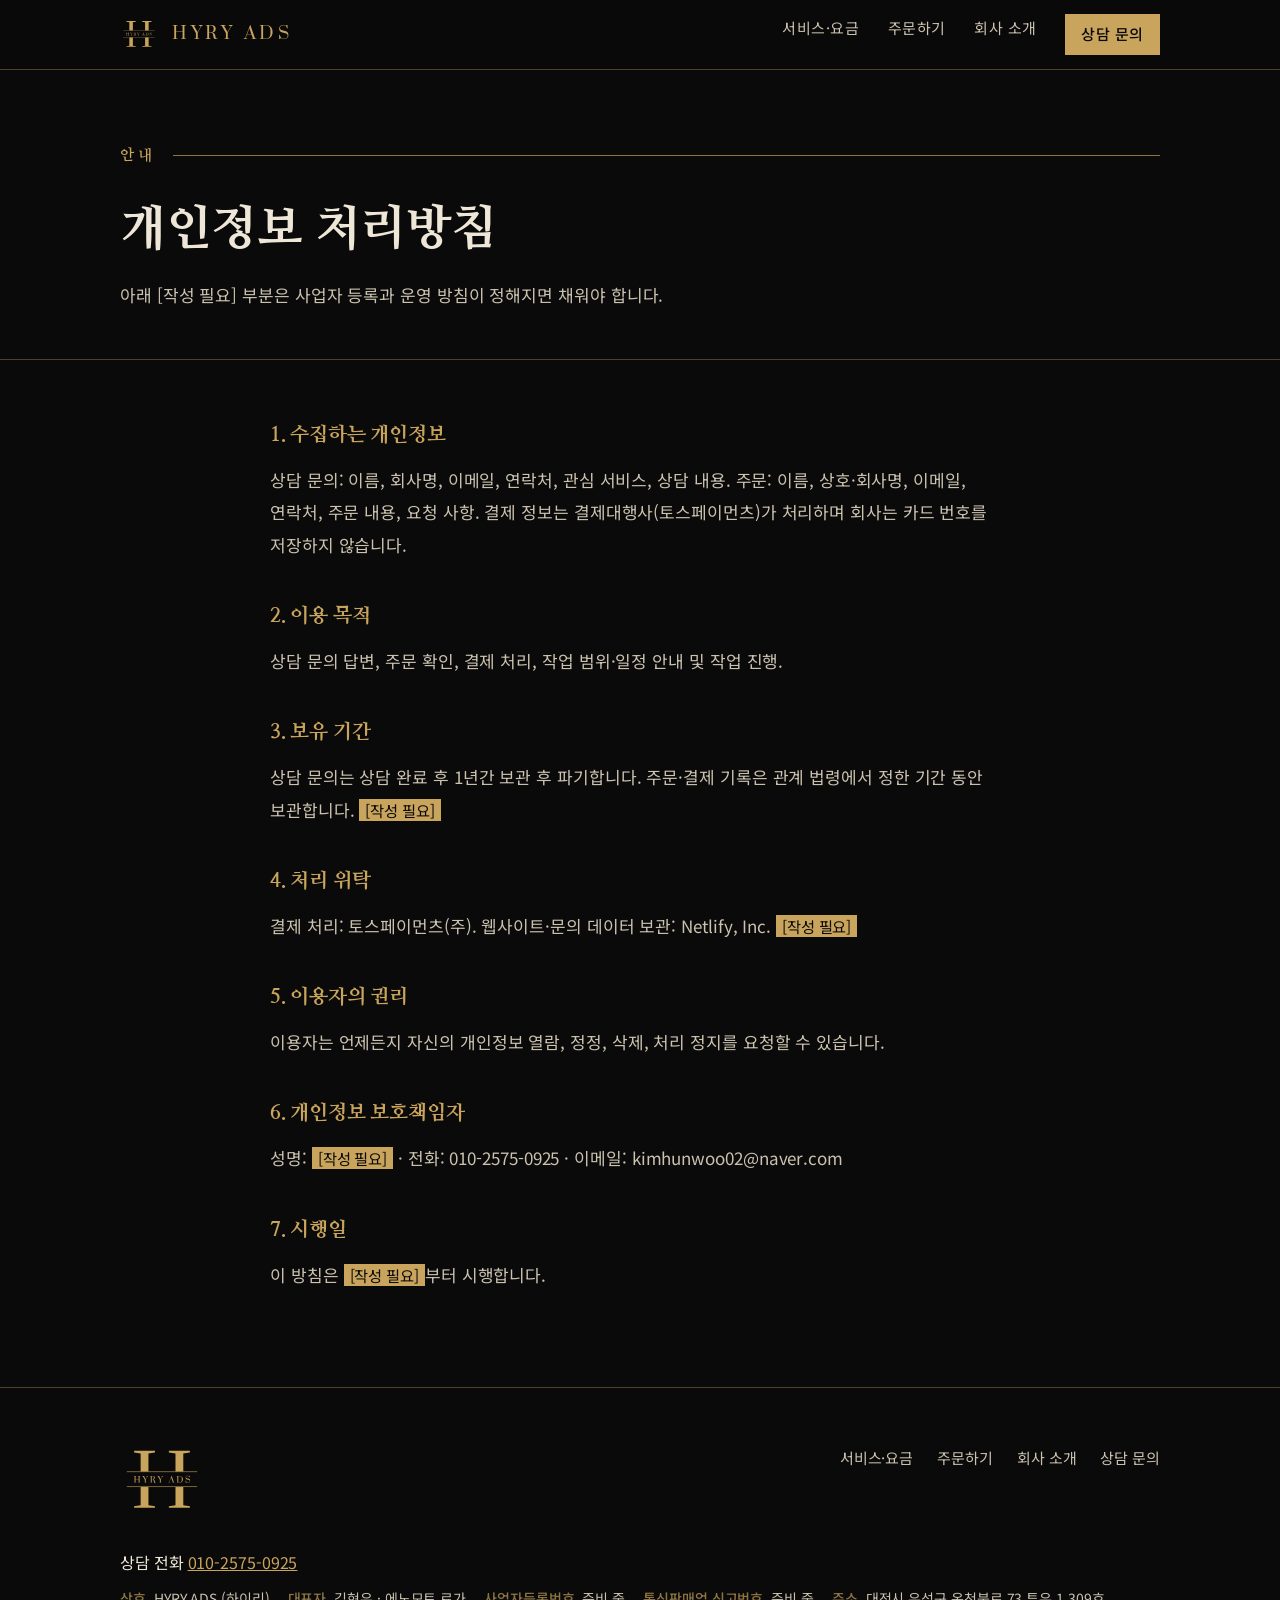
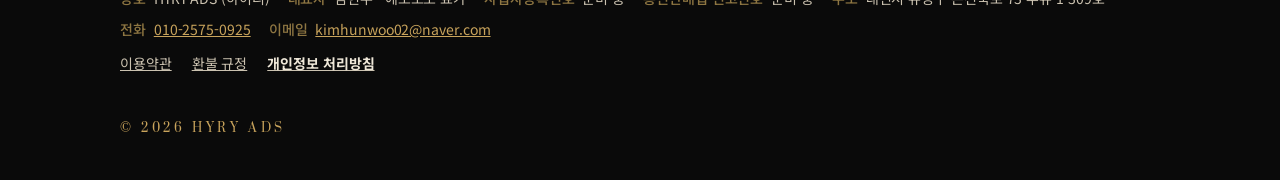
<file: hyry-ads-site 3/public/privacy.html>
<!doctype html>
<html lang="ko">
<head>
<meta charset="utf-8">
<meta name="viewport" content="width=device-width, initial-scale=1, viewport-fit=cover">
<title>개인정보 처리방침 | HYRY ADS</title>
<meta name="description" content="HYRY ADS(하이리)는 웹사이트 제작부터 SNS 콘텐츠, 영상 편집, 광고 운영까지 브랜드 성장에 필요한 서비스를 합리적인 패키지로 제공합니다.">
<meta name="theme-color" content="#0A0A0A">
<link rel="icon" href="favicon.ico" sizes="32x32">
<link rel="icon" href="favicon.svg" type="image/svg+xml">
<link rel="apple-touch-icon" href="apple-touch-icon.png">
<link rel="manifest" href="site.webmanifest">
<link rel="preconnect" href="https://fonts.googleapis.com">
<link rel="preconnect" href="https://fonts.gstatic.com" crossorigin>
<link rel="stylesheet" href="https://fonts.googleapis.com/css2?family=Prata&family=Nanum+Myeongjo:wght@400;700;800&family=Noto+Sans+KR:wght@400;500;700&display=swap">
<link rel="stylesheet" href="site.css">
</head>
<body>
<header class="top">
  <div class="wrap">
    <a class="brand" href="index.html" aria-label="HYRY ADS 홈">
      <span class="emblem"><svg aria-hidden="true" xmlns="http://www.w3.org/2000/svg" viewBox="0 0 307.09 257.92"><g transform="translate(41.09 232.96)"><mask id="m-hdr" maskUnits="userSpaceOnUse" x="-49.6" y="-218.0" width="324.1" height="228.0"><rect x="-49.6" y="-218.0" width="324.1" height="228.0" fill="#fff"/><rect x="-16.133000000000003" y="-132.35116716566574" width="257.166" height="56.70233433133148" fill="#000"/></mask><g mask="url(#m-hdr)"><path d="M10.4 0.0V-5.46L34.32 -9.36V-198.64000000000001L10.4 -202.28V-208.0H86.84V-202.28L62.92 -198.64000000000001V-113.36H161.72V-198.64000000000001L137.54 -202.28V-208.0H214.5V-202.28L190.32 -198.64000000000001V-9.36L214.5 -5.46V0.0H137.54V-5.46L161.72 -9.36V-106.86H62.92V-9.36L86.84 -5.46V0.0Z" fill="currentColor"/></g><rect x="-16.133000000000003" y="-132.35116716566574" width="257.166" height="2.08" fill="currentColor"/><rect x="-16.133000000000003" y="-77.72883283433426" width="257.166" height="2.08" fill="currentColor"/><g transform="translate(8.38 -91.95)"><path d="M1.205406767247693 0.0V-0.6328385528050389L3.977842331917387 -1.0848660905229237V-23.023269254430936L1.205406767247693 -23.44516162296763V-24.10813534495386H10.065146506518236V-23.44516162296763L7.292710941848543 -23.023269254430936V-13.138933762999853H18.744075230701625V-23.023269254430936L15.94150449685074 -23.44516162296763V-24.10813534495386H24.861514574483667V-23.44516162296763L22.058943840632782 -23.023269254430936V-1.0848660905229237L24.861514574483667 -0.6328385528050389V0.0H15.94150449685074V-0.6328385528050389L18.744075230701625 -1.0848660905229237V-12.385554533470046H7.292710941848543V-1.0848660905229237L10.065146506518236 -0.6328385528050389V0.0ZM38.603151721107366 0.0V-0.6328385528050389L41.40572245495825 -1.0848660905229237V-10.24595752160539L34.08287634392852 -23.023269254430936L31.702197978614326 -23.44516162296763V-24.10813534495386H40.77288390215321V-23.44516162296763L37.970313168302326 -23.023269254430936L44.298698696352716 -12.084202841658122L50.11478634832284 -21.998673502270396L46.498566046579754 -23.44516162296763V-24.10813534495386H53.24884394316683V-23.44516162296763L50.92843591621503 -21.968538333089207L44.660320726527026 -11.240418104584737V-1.0848660905229237L47.46289146037791 -0.6328385528050389V0.0ZM74.16265135491432 -3.2847334407499633 73.59008314047166 -7.322846111029735Q73.28873144865973 -9.372037615350813 72.18879777354621 -10.532241628826718Q71.0888640984327 -11.692445642302623 68.76845607148088 -11.692445642302623H66.41791287534788V-1.0848660905229237L69.19034844001757 -0.6328385528050389V0.0H60.330608700747035V-0.6328385528050389L63.10304426541673 -1.0848660905229237V-23.023269254430936L60.330608700747035 -23.44516162296763V-24.10813534495386H68.76845607148088Q73.68048864801523 -24.10813534495386 75.88035599824227 -22.57124171671305Q78.08022334846932 -21.034348088472242 78.08022334846932 -17.90029049362824Q78.08022334846932 -12.71704139446316 71.81210815878131 -11.903391826570969V-11.722580811483814Q74.13251618573312 -11.3910939504907 75.53380155265856 -10.065146506518236Q76.93508691958401 -8.739199062545774 77.29670894975831 -6.5393317123187344L77.68846614911381 -3.9477071627361946Q77.92954750256335 -2.2601376885894244 78.24596677896588 -1.657434304965578Q78.56238605536839 -1.0547309213417313 79.22535977735463 -1.0547309213417313Q79.67738731507251 -1.0547309213417313 80.18968519115278 -1.3410150285630584Q80.70198306723304 -1.6272991357843856 81.15401060495093 -2.0793266735022704L81.6663084810312 -1.5368936282408086Q80.79238857477662 -0.5424330452614619 79.85819833015967 -0.12054067672476931Q78.9240080855427 0.30135169181192323 77.83914199501977 0.30135169181192323Q76.151572520873 0.30135169181192323 75.30778778379963 -0.5122978760802696Q74.46400304672623 -1.3259474439724623 74.16265135491432 -3.2847334407499633ZM69.79305182364142 -12.415689702651237Q71.99291917386846 -12.415689702651237 73.21339352570675 -13.756704731214295Q74.43386787754504 -15.097719759777355 74.43386787754504 -17.719479478541086V-18.352318031346126Q74.43386787754504 -23.354756115424053 68.76845607148088 -23.354756115424053H66.41791287534788V-12.415689702651237ZM93.56970030760218 0.0V-0.6328385528050389L96.37227104145306 -1.0848660905229237V-10.24595752160539L89.04942493042333 -23.023269254430936L86.66874656510913 -23.44516162296763V-24.10813534495386H95.73943248864802V-23.44516162296763L92.93686175479714 -23.023269254430936L99.26524728284753 -12.084202841658122L105.08133493481765 -21.998673502270396L101.46511463307456 -23.44516162296763V-24.10813534495386H108.21539252966164V-23.44516162296763L105.89498450270983 -21.968538333089207L99.62686931302183 -11.240418104584737V-1.0848660905229237L102.42944004687271 -0.6328385528050389V0.0ZM127.08000843708804 0.0V-0.6328385528050389L130.0332550168449 -1.8382453200527318L138.74231891020946 -24.710838728577706H139.22448161710855L147.45138280357406 -1.0848660905229237L150.22381836824374 -0.6328385528050389V0.0H141.3640786289732V-0.6328385528050389L143.83516250183098 -1.024595752160539L141.27367312142962 -8.16663084810312H133.25771811923246L130.81676941555588 -1.8382453200527318L133.5289346418632 -0.6328385528050389V0.0ZM133.498799472682 -8.799469400908158H141.06272693716127L137.44650663541822 -19.40704895268786ZM157.42612380254872 -0.6328385528050389 160.19855936721842 -1.0848660905229237V-23.023269254430936L157.42612380254872 -23.44516162296763V-24.10813534495386H168.96789359894538Q172.28276220887653 -24.10813534495386 174.85931917386847 -22.616444470484836Q177.4358761388604 -21.124753596015818 178.88236425955765 -18.397520785117912Q180.3288523802549 -15.67028797422001 180.3288523802549 -12.05406767247693Q180.3288523802549 -8.43784737073385 178.88236425955765 -5.710614559835945Q177.4358761388604 -2.98338174893804 174.84425158927786 -1.49169087446902Q172.25262703969534 0.0 168.96789359894538 0.0H157.42612380254872ZM168.96789359894538 -0.7232440603486158Q171.16776094917242 -0.7232440603486158 172.87039800790978 -1.7478398125091548Q174.57303506664715 -2.772435564669694 175.5373604804453 -4.806559484400176Q176.50168589424345 -6.840683404130658 176.50168589424345 -9.73365964552512V-14.37447569942874Q176.50168589424345 -17.267451940823204 175.5373604804453 -19.286508275963087Q174.57303506664715 -21.305564611102973 172.87039800790978 -22.330160363263513Q171.16776094917242 -23.354756115424053 168.96789359894538 -23.354756115424053H163.51342797714958V-0.7232440603486158ZM193.82940817342902 -0.9944605829793467 191.2679187930277 0.30135169181192323H190.60494507104144V-7.443386787754505H191.2679187930277L193.8595433426102 -1.8382453200527318Q196.36076238464918 -0.06027033836238465 199.58522548703675 -0.06027033836238465Q202.23712037498169 -0.06027033836238465 203.96989260290025 -1.4615557052878279Q205.7026648308188 -2.862841072213271 205.7026648308188 -5.394195283433426Q205.7026648308188 -7.232440603486158 204.5876635711147 -8.302239109418485Q203.47266231141057 -9.372037615350813 200.9714432693716 -10.004876168155851L195.96900518529367 -11.300688442947122Q193.34724546652996 -11.993797334114545 192.0212980225575 -13.66629922367072Q190.69535057858502 -15.338801113226893 190.69535057858502 -17.62907397099751Q190.69535057858502 -19.70840064449978 191.52406773106782 -21.32063219569357Q192.3527848835506 -22.93286374688736 193.94994885015382 -23.82185123773253Q195.547112816757 -24.710838728577706 197.74698016698403 -24.710838728577706Q200.48928056247254 -24.710838728577706 202.6590127435184 -23.776648483960745L204.85888009374543 -24.710838728577706H205.52185381573165V-18.56326421561447H204.85888009374543L202.68914791269958 -22.962998916068553Q200.42901022411016 -24.047865006591476 197.77711533616522 -24.047865006591476Q195.15535561740148 -24.047865006591476 193.6485971583419 -22.706849978028416Q192.14183869928226 -21.36583494946536 192.14183869928226 -19.165967599238318Q192.14183869928226 -17.538668463453934 193.21163720521457 -16.604478218836974Q194.2814357111469 -15.67028797422001 196.36076238464918 -15.127854928958547L201.7549576680826 -13.711501977442508Q204.37671738684634 -13.048528255456276 205.657462077047 -11.436296704262487Q206.9382067672477 -9.824065153068698 206.9382067672477 -6.5393317123187344Q206.9382067672477 -3.1943279332063863 204.87394767833604 -1.29581227479127Q202.80968858942435 0.6027033836238465 199.34414413358724 0.6027033836238465Q196.54157339973634 0.6027033836238465 193.82940817342902 -0.9944605829793467Z" fill="currentColor"/></g></g></svg></span>
      <span>HYRY ADS</span>
    </a>
    <nav class="nav" aria-label="메인 메뉴">
      <a href="services.html">서비스·요금</a><a href="order.html">주문하기</a><a href="about.html">회사 소개</a><a class="cta" href="contact.html">상담 문의</a>
    </nav>
  </div>
</header>

<main id="top">
  <section class="page-hero">
    <div class="wrap">
      <div class="band"><span>안내</span></div>
      <h1>개인정보 처리방침</h1>
      <p>아래 [작성 필요] 부분은 사업자 등록과 운영 방침이 정해지면 채워야 합니다.</p>
    </div>
  </section>

  <section class="legal-doc">
    <div class="wrap"><h2>1. 수집하는 개인정보</h2><p>상담 문의: 이름, 회사명, 이메일, 연락처, 관심 서비스, 상담 내용. 주문: 이름, 상호·회사명, 이메일, 연락처, 주문 내용, 요청 사항. 결제 정보는 결제대행사(토스페이먼츠)가 처리하며 회사는 카드 번호를 저장하지 않습니다.</p><h2>2. 이용 목적</h2><p>상담 문의 답변, 주문 확인, 결제 처리, 작업 범위·일정 안내 및 작업 진행.</p><h2>3. 보유 기간</h2><p>상담 문의는 상담 완료 후 1년간 보관 후 파기합니다. 주문·결제 기록은 관계 법령에서 정한 기간 동안 보관합니다. <span class="tbd">[작성 필요]</span></p><h2>4. 처리 위탁</h2><p>결제 처리: 토스페이먼츠(주). 웹사이트·문의 데이터 보관: Netlify, Inc. <span class="tbd">[작성 필요]</span></p><h2>5. 이용자의 권리</h2><p>이용자는 언제든지 자신의 개인정보 열람, 정정, 삭제, 처리 정지를 요청할 수 있습니다.</p><h2>6. 개인정보 보호책임자</h2><p>성명: <span class="tbd">[작성 필요]</span> · 전화: 010-2575-0925 · 이메일: kimhunwoo02@naver.com</p><h2>7. 시행일</h2><p>이 방침은 <span class="tbd">[작성 필요]</span>부터 시행합니다.</p></div>
  </section>

</main>

<footer>
  <div class="wrap">
    <a href="index.html" class="emblem" aria-label="HYRY ADS 홈"><svg aria-hidden="true" xmlns="http://www.w3.org/2000/svg" viewBox="0 0 307.09 257.92"><g transform="translate(41.09 232.96)"><mask id="m-ftr" maskUnits="userSpaceOnUse" x="-49.6" y="-218.0" width="324.1" height="228.0"><rect x="-49.6" y="-218.0" width="324.1" height="228.0" fill="#fff"/><rect x="-16.133000000000003" y="-132.35116716566574" width="257.166" height="56.70233433133148" fill="#000"/></mask><g mask="url(#m-ftr)"><path d="M10.4 0.0V-5.46L34.32 -9.36V-198.64000000000001L10.4 -202.28V-208.0H86.84V-202.28L62.92 -198.64000000000001V-113.36H161.72V-198.64000000000001L137.54 -202.28V-208.0H214.5V-202.28L190.32 -198.64000000000001V-9.36L214.5 -5.46V0.0H137.54V-5.46L161.72 -9.36V-106.86H62.92V-9.36L86.84 -5.46V0.0Z" fill="currentColor"/></g><rect x="-16.133000000000003" y="-132.35116716566574" width="257.166" height="2.08" fill="currentColor"/><rect x="-16.133000000000003" y="-77.72883283433426" width="257.166" height="2.08" fill="currentColor"/><g transform="translate(8.38 -91.95)"><path d="M1.205406767247693 0.0V-0.6328385528050389L3.977842331917387 -1.0848660905229237V-23.023269254430936L1.205406767247693 -23.44516162296763V-24.10813534495386H10.065146506518236V-23.44516162296763L7.292710941848543 -23.023269254430936V-13.138933762999853H18.744075230701625V-23.023269254430936L15.94150449685074 -23.44516162296763V-24.10813534495386H24.861514574483667V-23.44516162296763L22.058943840632782 -23.023269254430936V-1.0848660905229237L24.861514574483667 -0.6328385528050389V0.0H15.94150449685074V-0.6328385528050389L18.744075230701625 -1.0848660905229237V-12.385554533470046H7.292710941848543V-1.0848660905229237L10.065146506518236 -0.6328385528050389V0.0ZM38.603151721107366 0.0V-0.6328385528050389L41.40572245495825 -1.0848660905229237V-10.24595752160539L34.08287634392852 -23.023269254430936L31.702197978614326 -23.44516162296763V-24.10813534495386H40.77288390215321V-23.44516162296763L37.970313168302326 -23.023269254430936L44.298698696352716 -12.084202841658122L50.11478634832284 -21.998673502270396L46.498566046579754 -23.44516162296763V-24.10813534495386H53.24884394316683V-23.44516162296763L50.92843591621503 -21.968538333089207L44.660320726527026 -11.240418104584737V-1.0848660905229237L47.46289146037791 -0.6328385528050389V0.0ZM74.16265135491432 -3.2847334407499633 73.59008314047166 -7.322846111029735Q73.28873144865973 -9.372037615350813 72.18879777354621 -10.532241628826718Q71.0888640984327 -11.692445642302623 68.76845607148088 -11.692445642302623H66.41791287534788V-1.0848660905229237L69.19034844001757 -0.6328385528050389V0.0H60.330608700747035V-0.6328385528050389L63.10304426541673 -1.0848660905229237V-23.023269254430936L60.330608700747035 -23.44516162296763V-24.10813534495386H68.76845607148088Q73.68048864801523 -24.10813534495386 75.88035599824227 -22.57124171671305Q78.08022334846932 -21.034348088472242 78.08022334846932 -17.90029049362824Q78.08022334846932 -12.71704139446316 71.81210815878131 -11.903391826570969V-11.722580811483814Q74.13251618573312 -11.3910939504907 75.53380155265856 -10.065146506518236Q76.93508691958401 -8.739199062545774 77.29670894975831 -6.5393317123187344L77.68846614911381 -3.9477071627361946Q77.92954750256335 -2.2601376885894244 78.24596677896588 -1.657434304965578Q78.56238605536839 -1.0547309213417313 79.22535977735463 -1.0547309213417313Q79.67738731507251 -1.0547309213417313 80.18968519115278 -1.3410150285630584Q80.70198306723304 -1.6272991357843856 81.15401060495093 -2.0793266735022704L81.6663084810312 -1.5368936282408086Q80.79238857477662 -0.5424330452614619 79.85819833015967 -0.12054067672476931Q78.9240080855427 0.30135169181192323 77.83914199501977 0.30135169181192323Q76.151572520873 0.30135169181192323 75.30778778379963 -0.5122978760802696Q74.46400304672623 -1.3259474439724623 74.16265135491432 -3.2847334407499633ZM69.79305182364142 -12.415689702651237Q71.99291917386846 -12.415689702651237 73.21339352570675 -13.756704731214295Q74.43386787754504 -15.097719759777355 74.43386787754504 -17.719479478541086V-18.352318031346126Q74.43386787754504 -23.354756115424053 68.76845607148088 -23.354756115424053H66.41791287534788V-12.415689702651237ZM93.56970030760218 0.0V-0.6328385528050389L96.37227104145306 -1.0848660905229237V-10.24595752160539L89.04942493042333 -23.023269254430936L86.66874656510913 -23.44516162296763V-24.10813534495386H95.73943248864802V-23.44516162296763L92.93686175479714 -23.023269254430936L99.26524728284753 -12.084202841658122L105.08133493481765 -21.998673502270396L101.46511463307456 -23.44516162296763V-24.10813534495386H108.21539252966164V-23.44516162296763L105.89498450270983 -21.968538333089207L99.62686931302183 -11.240418104584737V-1.0848660905229237L102.42944004687271 -0.6328385528050389V0.0ZM127.08000843708804 0.0V-0.6328385528050389L130.0332550168449 -1.8382453200527318L138.74231891020946 -24.710838728577706H139.22448161710855L147.45138280357406 -1.0848660905229237L150.22381836824374 -0.6328385528050389V0.0H141.3640786289732V-0.6328385528050389L143.83516250183098 -1.024595752160539L141.27367312142962 -8.16663084810312H133.25771811923246L130.81676941555588 -1.8382453200527318L133.5289346418632 -0.6328385528050389V0.0ZM133.498799472682 -8.799469400908158H141.06272693716127L137.44650663541822 -19.40704895268786ZM157.42612380254872 -0.6328385528050389 160.19855936721842 -1.0848660905229237V-23.023269254430936L157.42612380254872 -23.44516162296763V-24.10813534495386H168.96789359894538Q172.28276220887653 -24.10813534495386 174.85931917386847 -22.616444470484836Q177.4358761388604 -21.124753596015818 178.88236425955765 -18.397520785117912Q180.3288523802549 -15.67028797422001 180.3288523802549 -12.05406767247693Q180.3288523802549 -8.43784737073385 178.88236425955765 -5.710614559835945Q177.4358761388604 -2.98338174893804 174.84425158927786 -1.49169087446902Q172.25262703969534 0.0 168.96789359894538 0.0H157.42612380254872ZM168.96789359894538 -0.7232440603486158Q171.16776094917242 -0.7232440603486158 172.87039800790978 -1.7478398125091548Q174.57303506664715 -2.772435564669694 175.5373604804453 -4.806559484400176Q176.50168589424345 -6.840683404130658 176.50168589424345 -9.73365964552512V-14.37447569942874Q176.50168589424345 -17.267451940823204 175.5373604804453 -19.286508275963087Q174.57303506664715 -21.305564611102973 172.87039800790978 -22.330160363263513Q171.16776094917242 -23.354756115424053 168.96789359894538 -23.354756115424053H163.51342797714958V-0.7232440603486158ZM193.82940817342902 -0.9944605829793467 191.2679187930277 0.30135169181192323H190.60494507104144V-7.443386787754505H191.2679187930277L193.8595433426102 -1.8382453200527318Q196.36076238464918 -0.06027033836238465 199.58522548703675 -0.06027033836238465Q202.23712037498169 -0.06027033836238465 203.96989260290025 -1.4615557052878279Q205.7026648308188 -2.862841072213271 205.7026648308188 -5.394195283433426Q205.7026648308188 -7.232440603486158 204.5876635711147 -8.302239109418485Q203.47266231141057 -9.372037615350813 200.9714432693716 -10.004876168155851L195.96900518529367 -11.300688442947122Q193.34724546652996 -11.993797334114545 192.0212980225575 -13.66629922367072Q190.69535057858502 -15.338801113226893 190.69535057858502 -17.62907397099751Q190.69535057858502 -19.70840064449978 191.52406773106782 -21.32063219569357Q192.3527848835506 -22.93286374688736 193.94994885015382 -23.82185123773253Q195.547112816757 -24.710838728577706 197.74698016698403 -24.710838728577706Q200.48928056247254 -24.710838728577706 202.6590127435184 -23.776648483960745L204.85888009374543 -24.710838728577706H205.52185381573165V-18.56326421561447H204.85888009374543L202.68914791269958 -22.962998916068553Q200.42901022411016 -24.047865006591476 197.77711533616522 -24.047865006591476Q195.15535561740148 -24.047865006591476 193.6485971583419 -22.706849978028416Q192.14183869928226 -21.36583494946536 192.14183869928226 -19.165967599238318Q192.14183869928226 -17.538668463453934 193.21163720521457 -16.604478218836974Q194.2814357111469 -15.67028797422001 196.36076238464918 -15.127854928958547L201.7549576680826 -13.711501977442508Q204.37671738684634 -13.048528255456276 205.657462077047 -11.436296704262487Q206.9382067672477 -9.824065153068698 206.9382067672477 -6.5393317123187344Q206.9382067672477 -3.1943279332063863 204.87394767833604 -1.29581227479127Q202.80968858942435 0.6027033836238465 199.34414413358724 0.6027033836238465Q196.54157339973634 0.6027033836238465 193.82940817342902 -0.9944605829793467Z" fill="currentColor"/></g></g></svg></a>
    <nav aria-label="하단 메뉴">
      <a href="services.html">서비스·요금</a><a href="order.html">주문하기</a><a href="about.html">회사 소개</a><a href="contact.html">상담 문의</a>
    </nav>
    <div class="biz">
      <p class="biz-call">상담 전화 <a href="tel:+821025750925">010-2575-0925</a></p>
      <p class="biz-info"><span><b>상호</b> HYRY ADS (하이리)</span><span><b>대표자</b> 김현우 · 에노모토 료가</span><span><b>사업자등록번호</b> 준비 중</span><span><b>통신판매업 신고번호</b> 준비 중</span><span><b>주소</b> 대전시 유성구 온천북로 73 투유 1 309호</span><span><b>전화</b> <a href="tel:+821025750925">010-2575-0925</a></span><span><b>이메일</b> <a href="mailto:kimhunwoo02@naver.com">kimhunwoo02@naver.com</a></span></p>
      <p class="legal"><a href="terms.html">이용약관</a><a href="refund.html">환불 규정</a><a href="privacy.html"><b>개인정보 처리방침</b></a></p>
    </div>
    <small>© 2026 HYRY ADS</small>
  </div>
</footer>
<script>
(function(){
  var reduce = window.matchMedia && window.matchMedia('(prefers-reduced-motion: reduce)').matches;
  if (reduce || !('IntersectionObserver' in window)) return;
  var groups = [
    ['main section:not(.hero):not(.page-hero) .band', 0],
    ['main section:not(.hero):not(.page-hero) h2', 0.1],
    ['.svc article', 0.12], ['.pl-group', 0.12], ['.pl-notes', 0],
    ['.steps li', 0.14], ['.vals > div', 0.14], ['.about dl', 0],
    ['.cta-band .wrap', 0], ['.contact .intro p', 0.1], ['#contact-form', 0.15],
    ['footer .wrap', 0]
  ];
  var els = [];
  groups.forEach(function(g){
    Array.prototype.forEach.call(document.querySelectorAll(g[0]), function(el, i){
      el.classList.add('rv');
      el.style.setProperty('--d', (g[1] ? (i % 5) * g[1] : 0) + 's');
      els.push(el);
    });
  });
  var io = new IntersectionObserver(function(entries){
    entries.forEach(function(en){ if (en.isIntersecting) { en.target.classList.add('in'); io.unobserve(en.target); } });
  }, { threshold: 0.12, rootMargin: '0px 0px -6% 0px' });
  els.forEach(function(el){
    if (el.getBoundingClientRect().top < window.innerHeight * 0.94) el.classList.add('in');
    else io.observe(el);
  });
  document.documentElement.classList.add('js-reveal');
})();
</script>
</body>
</html>
</file>
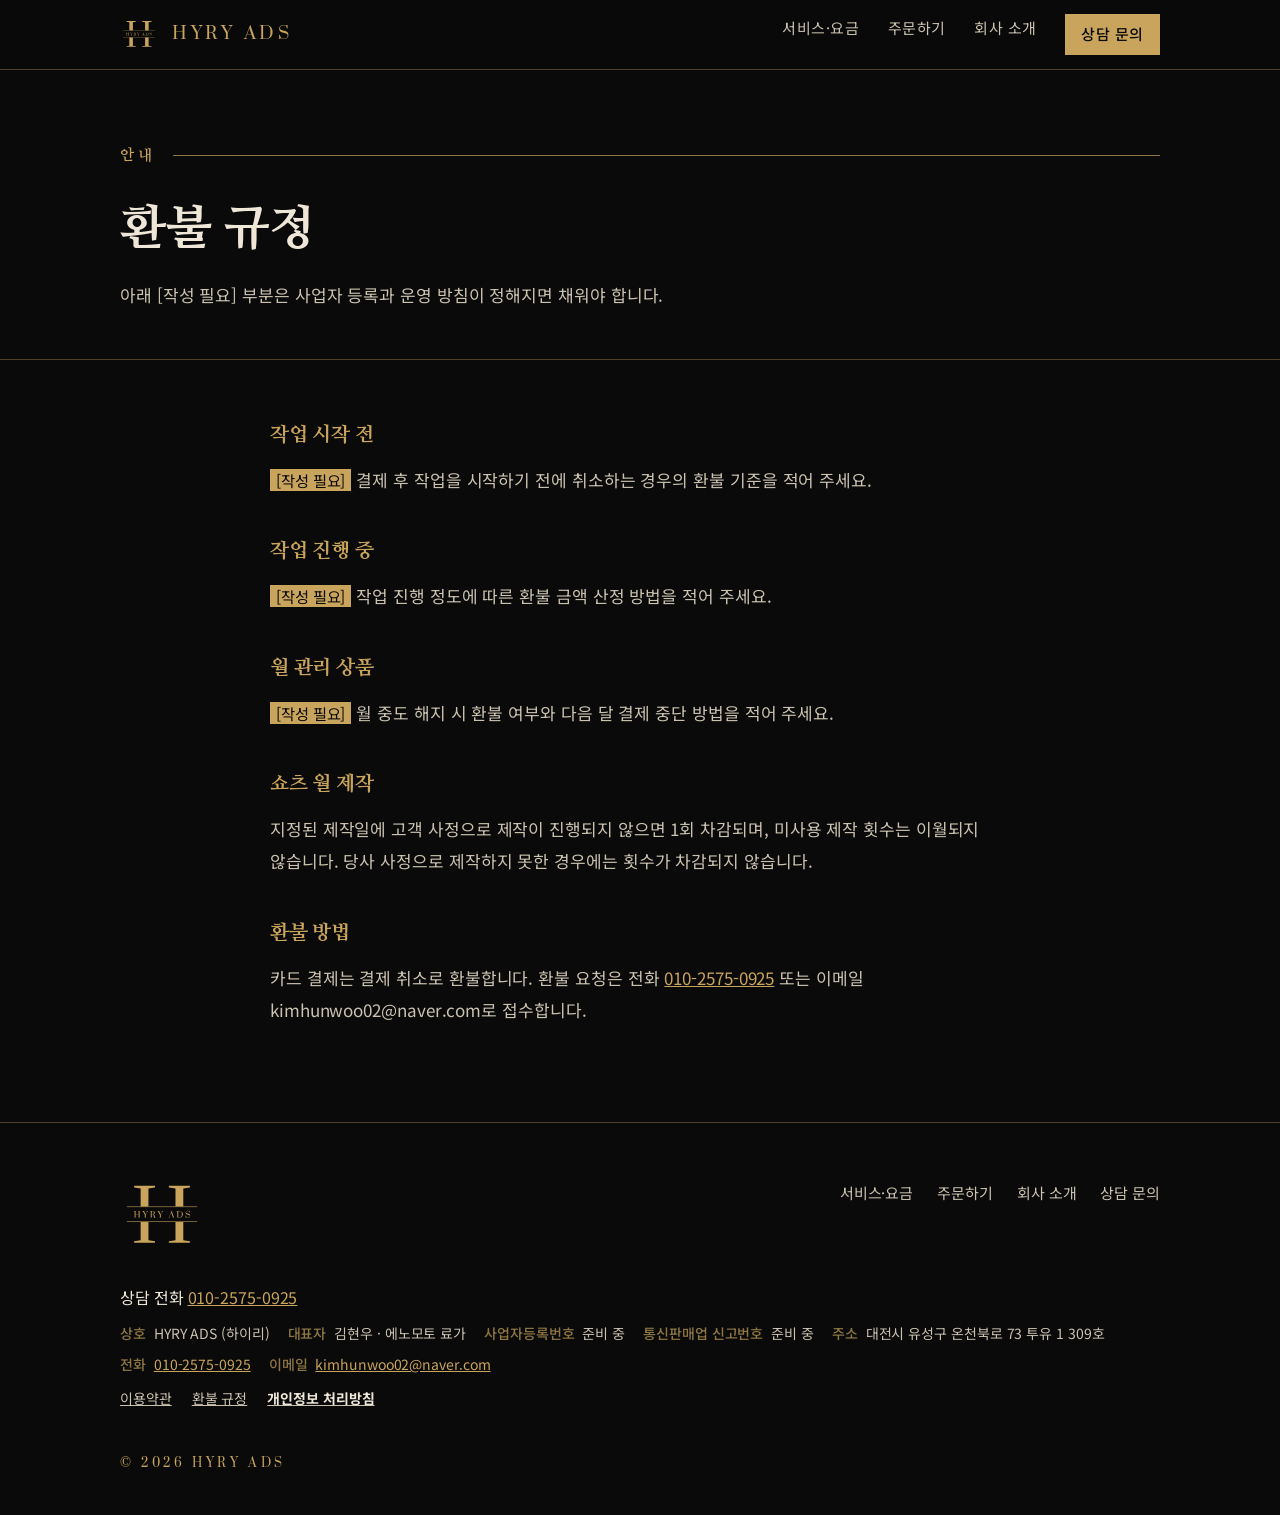
<file: hyry-ads-site 3/public/refund.html>
<!doctype html>
<html lang="ko">
<head>
<meta charset="utf-8">
<meta name="viewport" content="width=device-width, initial-scale=1, viewport-fit=cover">
<title>환불 규정 | HYRY ADS</title>
<meta name="description" content="HYRY ADS(하이리)는 웹사이트 제작부터 SNS 콘텐츠, 영상 편집, 광고 운영까지 브랜드 성장에 필요한 서비스를 합리적인 패키지로 제공합니다.">
<meta name="theme-color" content="#0A0A0A">
<link rel="icon" href="favicon.ico" sizes="32x32">
<link rel="icon" href="favicon.svg" type="image/svg+xml">
<link rel="apple-touch-icon" href="apple-touch-icon.png">
<link rel="manifest" href="site.webmanifest">
<link rel="preconnect" href="https://fonts.googleapis.com">
<link rel="preconnect" href="https://fonts.gstatic.com" crossorigin>
<link rel="stylesheet" href="https://fonts.googleapis.com/css2?family=Prata&family=Nanum+Myeongjo:wght@400;700;800&family=Noto+Sans+KR:wght@400;500;700&display=swap">
<link rel="stylesheet" href="site.css">
</head>
<body>
<header class="top">
  <div class="wrap">
    <a class="brand" href="index.html" aria-label="HYRY ADS 홈">
      <span class="emblem"><svg aria-hidden="true" xmlns="http://www.w3.org/2000/svg" viewBox="0 0 307.09 257.92"><g transform="translate(41.09 232.96)"><mask id="m-hdr" maskUnits="userSpaceOnUse" x="-49.6" y="-218.0" width="324.1" height="228.0"><rect x="-49.6" y="-218.0" width="324.1" height="228.0" fill="#fff"/><rect x="-16.133000000000003" y="-132.35116716566574" width="257.166" height="56.70233433133148" fill="#000"/></mask><g mask="url(#m-hdr)"><path d="M10.4 0.0V-5.46L34.32 -9.36V-198.64000000000001L10.4 -202.28V-208.0H86.84V-202.28L62.92 -198.64000000000001V-113.36H161.72V-198.64000000000001L137.54 -202.28V-208.0H214.5V-202.28L190.32 -198.64000000000001V-9.36L214.5 -5.46V0.0H137.54V-5.46L161.72 -9.36V-106.86H62.92V-9.36L86.84 -5.46V0.0Z" fill="currentColor"/></g><rect x="-16.133000000000003" y="-132.35116716566574" width="257.166" height="2.08" fill="currentColor"/><rect x="-16.133000000000003" y="-77.72883283433426" width="257.166" height="2.08" fill="currentColor"/><g transform="translate(8.38 -91.95)"><path d="M1.205406767247693 0.0V-0.6328385528050389L3.977842331917387 -1.0848660905229237V-23.023269254430936L1.205406767247693 -23.44516162296763V-24.10813534495386H10.065146506518236V-23.44516162296763L7.292710941848543 -23.023269254430936V-13.138933762999853H18.744075230701625V-23.023269254430936L15.94150449685074 -23.44516162296763V-24.10813534495386H24.861514574483667V-23.44516162296763L22.058943840632782 -23.023269254430936V-1.0848660905229237L24.861514574483667 -0.6328385528050389V0.0H15.94150449685074V-0.6328385528050389L18.744075230701625 -1.0848660905229237V-12.385554533470046H7.292710941848543V-1.0848660905229237L10.065146506518236 -0.6328385528050389V0.0ZM38.603151721107366 0.0V-0.6328385528050389L41.40572245495825 -1.0848660905229237V-10.24595752160539L34.08287634392852 -23.023269254430936L31.702197978614326 -23.44516162296763V-24.10813534495386H40.77288390215321V-23.44516162296763L37.970313168302326 -23.023269254430936L44.298698696352716 -12.084202841658122L50.11478634832284 -21.998673502270396L46.498566046579754 -23.44516162296763V-24.10813534495386H53.24884394316683V-23.44516162296763L50.92843591621503 -21.968538333089207L44.660320726527026 -11.240418104584737V-1.0848660905229237L47.46289146037791 -0.6328385528050389V0.0ZM74.16265135491432 -3.2847334407499633 73.59008314047166 -7.322846111029735Q73.28873144865973 -9.372037615350813 72.18879777354621 -10.532241628826718Q71.0888640984327 -11.692445642302623 68.76845607148088 -11.692445642302623H66.41791287534788V-1.0848660905229237L69.19034844001757 -0.6328385528050389V0.0H60.330608700747035V-0.6328385528050389L63.10304426541673 -1.0848660905229237V-23.023269254430936L60.330608700747035 -23.44516162296763V-24.10813534495386H68.76845607148088Q73.68048864801523 -24.10813534495386 75.88035599824227 -22.57124171671305Q78.08022334846932 -21.034348088472242 78.08022334846932 -17.90029049362824Q78.08022334846932 -12.71704139446316 71.81210815878131 -11.903391826570969V-11.722580811483814Q74.13251618573312 -11.3910939504907 75.53380155265856 -10.065146506518236Q76.93508691958401 -8.739199062545774 77.29670894975831 -6.5393317123187344L77.68846614911381 -3.9477071627361946Q77.92954750256335 -2.2601376885894244 78.24596677896588 -1.657434304965578Q78.56238605536839 -1.0547309213417313 79.22535977735463 -1.0547309213417313Q79.67738731507251 -1.0547309213417313 80.18968519115278 -1.3410150285630584Q80.70198306723304 -1.6272991357843856 81.15401060495093 -2.0793266735022704L81.6663084810312 -1.5368936282408086Q80.79238857477662 -0.5424330452614619 79.85819833015967 -0.12054067672476931Q78.9240080855427 0.30135169181192323 77.83914199501977 0.30135169181192323Q76.151572520873 0.30135169181192323 75.30778778379963 -0.5122978760802696Q74.46400304672623 -1.3259474439724623 74.16265135491432 -3.2847334407499633ZM69.79305182364142 -12.415689702651237Q71.99291917386846 -12.415689702651237 73.21339352570675 -13.756704731214295Q74.43386787754504 -15.097719759777355 74.43386787754504 -17.719479478541086V-18.352318031346126Q74.43386787754504 -23.354756115424053 68.76845607148088 -23.354756115424053H66.41791287534788V-12.415689702651237ZM93.56970030760218 0.0V-0.6328385528050389L96.37227104145306 -1.0848660905229237V-10.24595752160539L89.04942493042333 -23.023269254430936L86.66874656510913 -23.44516162296763V-24.10813534495386H95.73943248864802V-23.44516162296763L92.93686175479714 -23.023269254430936L99.26524728284753 -12.084202841658122L105.08133493481765 -21.998673502270396L101.46511463307456 -23.44516162296763V-24.10813534495386H108.21539252966164V-23.44516162296763L105.89498450270983 -21.968538333089207L99.62686931302183 -11.240418104584737V-1.0848660905229237L102.42944004687271 -0.6328385528050389V0.0ZM127.08000843708804 0.0V-0.6328385528050389L130.0332550168449 -1.8382453200527318L138.74231891020946 -24.710838728577706H139.22448161710855L147.45138280357406 -1.0848660905229237L150.22381836824374 -0.6328385528050389V0.0H141.3640786289732V-0.6328385528050389L143.83516250183098 -1.024595752160539L141.27367312142962 -8.16663084810312H133.25771811923246L130.81676941555588 -1.8382453200527318L133.5289346418632 -0.6328385528050389V0.0ZM133.498799472682 -8.799469400908158H141.06272693716127L137.44650663541822 -19.40704895268786ZM157.42612380254872 -0.6328385528050389 160.19855936721842 -1.0848660905229237V-23.023269254430936L157.42612380254872 -23.44516162296763V-24.10813534495386H168.96789359894538Q172.28276220887653 -24.10813534495386 174.85931917386847 -22.616444470484836Q177.4358761388604 -21.124753596015818 178.88236425955765 -18.397520785117912Q180.3288523802549 -15.67028797422001 180.3288523802549 -12.05406767247693Q180.3288523802549 -8.43784737073385 178.88236425955765 -5.710614559835945Q177.4358761388604 -2.98338174893804 174.84425158927786 -1.49169087446902Q172.25262703969534 0.0 168.96789359894538 0.0H157.42612380254872ZM168.96789359894538 -0.7232440603486158Q171.16776094917242 -0.7232440603486158 172.87039800790978 -1.7478398125091548Q174.57303506664715 -2.772435564669694 175.5373604804453 -4.806559484400176Q176.50168589424345 -6.840683404130658 176.50168589424345 -9.73365964552512V-14.37447569942874Q176.50168589424345 -17.267451940823204 175.5373604804453 -19.286508275963087Q174.57303506664715 -21.305564611102973 172.87039800790978 -22.330160363263513Q171.16776094917242 -23.354756115424053 168.96789359894538 -23.354756115424053H163.51342797714958V-0.7232440603486158ZM193.82940817342902 -0.9944605829793467 191.2679187930277 0.30135169181192323H190.60494507104144V-7.443386787754505H191.2679187930277L193.8595433426102 -1.8382453200527318Q196.36076238464918 -0.06027033836238465 199.58522548703675 -0.06027033836238465Q202.23712037498169 -0.06027033836238465 203.96989260290025 -1.4615557052878279Q205.7026648308188 -2.862841072213271 205.7026648308188 -5.394195283433426Q205.7026648308188 -7.232440603486158 204.5876635711147 -8.302239109418485Q203.47266231141057 -9.372037615350813 200.9714432693716 -10.004876168155851L195.96900518529367 -11.300688442947122Q193.34724546652996 -11.993797334114545 192.0212980225575 -13.66629922367072Q190.69535057858502 -15.338801113226893 190.69535057858502 -17.62907397099751Q190.69535057858502 -19.70840064449978 191.52406773106782 -21.32063219569357Q192.3527848835506 -22.93286374688736 193.94994885015382 -23.82185123773253Q195.547112816757 -24.710838728577706 197.74698016698403 -24.710838728577706Q200.48928056247254 -24.710838728577706 202.6590127435184 -23.776648483960745L204.85888009374543 -24.710838728577706H205.52185381573165V-18.56326421561447H204.85888009374543L202.68914791269958 -22.962998916068553Q200.42901022411016 -24.047865006591476 197.77711533616522 -24.047865006591476Q195.15535561740148 -24.047865006591476 193.6485971583419 -22.706849978028416Q192.14183869928226 -21.36583494946536 192.14183869928226 -19.165967599238318Q192.14183869928226 -17.538668463453934 193.21163720521457 -16.604478218836974Q194.2814357111469 -15.67028797422001 196.36076238464918 -15.127854928958547L201.7549576680826 -13.711501977442508Q204.37671738684634 -13.048528255456276 205.657462077047 -11.436296704262487Q206.9382067672477 -9.824065153068698 206.9382067672477 -6.5393317123187344Q206.9382067672477 -3.1943279332063863 204.87394767833604 -1.29581227479127Q202.80968858942435 0.6027033836238465 199.34414413358724 0.6027033836238465Q196.54157339973634 0.6027033836238465 193.82940817342902 -0.9944605829793467Z" fill="currentColor"/></g></g></svg></span>
      <span>HYRY ADS</span>
    </a>
    <nav class="nav" aria-label="메인 메뉴">
      <a href="services.html">서비스·요금</a><a href="order.html">주문하기</a><a href="about.html">회사 소개</a><a class="cta" href="contact.html">상담 문의</a>
    </nav>
  </div>
</header>

<main id="top">
  <section class="page-hero">
    <div class="wrap">
      <div class="band"><span>안내</span></div>
      <h1>환불 규정</h1>
      <p>아래 [작성 필요] 부분은 사업자 등록과 운영 방침이 정해지면 채워야 합니다.</p>
    </div>
  </section>

  <section class="legal-doc">
    <div class="wrap"><h2>작업 시작 전</h2><p><span class="tbd">[작성 필요]</span> 결제 후 작업을 시작하기 전에 취소하는 경우의 환불 기준을 적어 주세요.</p><h2>작업 진행 중</h2><p><span class="tbd">[작성 필요]</span> 작업 진행 정도에 따른 환불 금액 산정 방법을 적어 주세요.</p><h2>월 관리 상품</h2><p><span class="tbd">[작성 필요]</span> 월 중도 해지 시 환불 여부와 다음 달 결제 중단 방법을 적어 주세요.</p><h2>쇼츠 월 제작</h2><p>지정된 제작일에 고객 사정으로 제작이 진행되지 않으면 1회 차감되며, 미사용 제작 횟수는 이월되지 않습니다. 당사 사정으로 제작하지 못한 경우에는 횟수가 차감되지 않습니다.</p><h2>환불 방법</h2><p>카드 결제는 결제 취소로 환불합니다. 환불 요청은 전화 <a href="tel:+821025750925">010-2575-0925</a> 또는 이메일 kimhunwoo02@naver.com로 접수합니다.</p></div>
  </section>

</main>

<footer>
  <div class="wrap">
    <a href="index.html" class="emblem" aria-label="HYRY ADS 홈"><svg aria-hidden="true" xmlns="http://www.w3.org/2000/svg" viewBox="0 0 307.09 257.92"><g transform="translate(41.09 232.96)"><mask id="m-ftr" maskUnits="userSpaceOnUse" x="-49.6" y="-218.0" width="324.1" height="228.0"><rect x="-49.6" y="-218.0" width="324.1" height="228.0" fill="#fff"/><rect x="-16.133000000000003" y="-132.35116716566574" width="257.166" height="56.70233433133148" fill="#000"/></mask><g mask="url(#m-ftr)"><path d="M10.4 0.0V-5.46L34.32 -9.36V-198.64000000000001L10.4 -202.28V-208.0H86.84V-202.28L62.92 -198.64000000000001V-113.36H161.72V-198.64000000000001L137.54 -202.28V-208.0H214.5V-202.28L190.32 -198.64000000000001V-9.36L214.5 -5.46V0.0H137.54V-5.46L161.72 -9.36V-106.86H62.92V-9.36L86.84 -5.46V0.0Z" fill="currentColor"/></g><rect x="-16.133000000000003" y="-132.35116716566574" width="257.166" height="2.08" fill="currentColor"/><rect x="-16.133000000000003" y="-77.72883283433426" width="257.166" height="2.08" fill="currentColor"/><g transform="translate(8.38 -91.95)"><path d="M1.205406767247693 0.0V-0.6328385528050389L3.977842331917387 -1.0848660905229237V-23.023269254430936L1.205406767247693 -23.44516162296763V-24.10813534495386H10.065146506518236V-23.44516162296763L7.292710941848543 -23.023269254430936V-13.138933762999853H18.744075230701625V-23.023269254430936L15.94150449685074 -23.44516162296763V-24.10813534495386H24.861514574483667V-23.44516162296763L22.058943840632782 -23.023269254430936V-1.0848660905229237L24.861514574483667 -0.6328385528050389V0.0H15.94150449685074V-0.6328385528050389L18.744075230701625 -1.0848660905229237V-12.385554533470046H7.292710941848543V-1.0848660905229237L10.065146506518236 -0.6328385528050389V0.0ZM38.603151721107366 0.0V-0.6328385528050389L41.40572245495825 -1.0848660905229237V-10.24595752160539L34.08287634392852 -23.023269254430936L31.702197978614326 -23.44516162296763V-24.10813534495386H40.77288390215321V-23.44516162296763L37.970313168302326 -23.023269254430936L44.298698696352716 -12.084202841658122L50.11478634832284 -21.998673502270396L46.498566046579754 -23.44516162296763V-24.10813534495386H53.24884394316683V-23.44516162296763L50.92843591621503 -21.968538333089207L44.660320726527026 -11.240418104584737V-1.0848660905229237L47.46289146037791 -0.6328385528050389V0.0ZM74.16265135491432 -3.2847334407499633 73.59008314047166 -7.322846111029735Q73.28873144865973 -9.372037615350813 72.18879777354621 -10.532241628826718Q71.0888640984327 -11.692445642302623 68.76845607148088 -11.692445642302623H66.41791287534788V-1.0848660905229237L69.19034844001757 -0.6328385528050389V0.0H60.330608700747035V-0.6328385528050389L63.10304426541673 -1.0848660905229237V-23.023269254430936L60.330608700747035 -23.44516162296763V-24.10813534495386H68.76845607148088Q73.68048864801523 -24.10813534495386 75.88035599824227 -22.57124171671305Q78.08022334846932 -21.034348088472242 78.08022334846932 -17.90029049362824Q78.08022334846932 -12.71704139446316 71.81210815878131 -11.903391826570969V-11.722580811483814Q74.13251618573312 -11.3910939504907 75.53380155265856 -10.065146506518236Q76.93508691958401 -8.739199062545774 77.29670894975831 -6.5393317123187344L77.68846614911381 -3.9477071627361946Q77.92954750256335 -2.2601376885894244 78.24596677896588 -1.657434304965578Q78.56238605536839 -1.0547309213417313 79.22535977735463 -1.0547309213417313Q79.67738731507251 -1.0547309213417313 80.18968519115278 -1.3410150285630584Q80.70198306723304 -1.6272991357843856 81.15401060495093 -2.0793266735022704L81.6663084810312 -1.5368936282408086Q80.79238857477662 -0.5424330452614619 79.85819833015967 -0.12054067672476931Q78.9240080855427 0.30135169181192323 77.83914199501977 0.30135169181192323Q76.151572520873 0.30135169181192323 75.30778778379963 -0.5122978760802696Q74.46400304672623 -1.3259474439724623 74.16265135491432 -3.2847334407499633ZM69.79305182364142 -12.415689702651237Q71.99291917386846 -12.415689702651237 73.21339352570675 -13.756704731214295Q74.43386787754504 -15.097719759777355 74.43386787754504 -17.719479478541086V-18.352318031346126Q74.43386787754504 -23.354756115424053 68.76845607148088 -23.354756115424053H66.41791287534788V-12.415689702651237ZM93.56970030760218 0.0V-0.6328385528050389L96.37227104145306 -1.0848660905229237V-10.24595752160539L89.04942493042333 -23.023269254430936L86.66874656510913 -23.44516162296763V-24.10813534495386H95.73943248864802V-23.44516162296763L92.93686175479714 -23.023269254430936L99.26524728284753 -12.084202841658122L105.08133493481765 -21.998673502270396L101.46511463307456 -23.44516162296763V-24.10813534495386H108.21539252966164V-23.44516162296763L105.89498450270983 -21.968538333089207L99.62686931302183 -11.240418104584737V-1.0848660905229237L102.42944004687271 -0.6328385528050389V0.0ZM127.08000843708804 0.0V-0.6328385528050389L130.0332550168449 -1.8382453200527318L138.74231891020946 -24.710838728577706H139.22448161710855L147.45138280357406 -1.0848660905229237L150.22381836824374 -0.6328385528050389V0.0H141.3640786289732V-0.6328385528050389L143.83516250183098 -1.024595752160539L141.27367312142962 -8.16663084810312H133.25771811923246L130.81676941555588 -1.8382453200527318L133.5289346418632 -0.6328385528050389V0.0ZM133.498799472682 -8.799469400908158H141.06272693716127L137.44650663541822 -19.40704895268786ZM157.42612380254872 -0.6328385528050389 160.19855936721842 -1.0848660905229237V-23.023269254430936L157.42612380254872 -23.44516162296763V-24.10813534495386H168.96789359894538Q172.28276220887653 -24.10813534495386 174.85931917386847 -22.616444470484836Q177.4358761388604 -21.124753596015818 178.88236425955765 -18.397520785117912Q180.3288523802549 -15.67028797422001 180.3288523802549 -12.05406767247693Q180.3288523802549 -8.43784737073385 178.88236425955765 -5.710614559835945Q177.4358761388604 -2.98338174893804 174.84425158927786 -1.49169087446902Q172.25262703969534 0.0 168.96789359894538 0.0H157.42612380254872ZM168.96789359894538 -0.7232440603486158Q171.16776094917242 -0.7232440603486158 172.87039800790978 -1.7478398125091548Q174.57303506664715 -2.772435564669694 175.5373604804453 -4.806559484400176Q176.50168589424345 -6.840683404130658 176.50168589424345 -9.73365964552512V-14.37447569942874Q176.50168589424345 -17.267451940823204 175.5373604804453 -19.286508275963087Q174.57303506664715 -21.305564611102973 172.87039800790978 -22.330160363263513Q171.16776094917242 -23.354756115424053 168.96789359894538 -23.354756115424053H163.51342797714958V-0.7232440603486158ZM193.82940817342902 -0.9944605829793467 191.2679187930277 0.30135169181192323H190.60494507104144V-7.443386787754505H191.2679187930277L193.8595433426102 -1.8382453200527318Q196.36076238464918 -0.06027033836238465 199.58522548703675 -0.06027033836238465Q202.23712037498169 -0.06027033836238465 203.96989260290025 -1.4615557052878279Q205.7026648308188 -2.862841072213271 205.7026648308188 -5.394195283433426Q205.7026648308188 -7.232440603486158 204.5876635711147 -8.302239109418485Q203.47266231141057 -9.372037615350813 200.9714432693716 -10.004876168155851L195.96900518529367 -11.300688442947122Q193.34724546652996 -11.993797334114545 192.0212980225575 -13.66629922367072Q190.69535057858502 -15.338801113226893 190.69535057858502 -17.62907397099751Q190.69535057858502 -19.70840064449978 191.52406773106782 -21.32063219569357Q192.3527848835506 -22.93286374688736 193.94994885015382 -23.82185123773253Q195.547112816757 -24.710838728577706 197.74698016698403 -24.710838728577706Q200.48928056247254 -24.710838728577706 202.6590127435184 -23.776648483960745L204.85888009374543 -24.710838728577706H205.52185381573165V-18.56326421561447H204.85888009374543L202.68914791269958 -22.962998916068553Q200.42901022411016 -24.047865006591476 197.77711533616522 -24.047865006591476Q195.15535561740148 -24.047865006591476 193.6485971583419 -22.706849978028416Q192.14183869928226 -21.36583494946536 192.14183869928226 -19.165967599238318Q192.14183869928226 -17.538668463453934 193.21163720521457 -16.604478218836974Q194.2814357111469 -15.67028797422001 196.36076238464918 -15.127854928958547L201.7549576680826 -13.711501977442508Q204.37671738684634 -13.048528255456276 205.657462077047 -11.436296704262487Q206.9382067672477 -9.824065153068698 206.9382067672477 -6.5393317123187344Q206.9382067672477 -3.1943279332063863 204.87394767833604 -1.29581227479127Q202.80968858942435 0.6027033836238465 199.34414413358724 0.6027033836238465Q196.54157339973634 0.6027033836238465 193.82940817342902 -0.9944605829793467Z" fill="currentColor"/></g></g></svg></a>
    <nav aria-label="하단 메뉴">
      <a href="services.html">서비스·요금</a><a href="order.html">주문하기</a><a href="about.html">회사 소개</a><a href="contact.html">상담 문의</a>
    </nav>
    <div class="biz">
      <p class="biz-call">상담 전화 <a href="tel:+821025750925">010-2575-0925</a></p>
      <p class="biz-info"><span><b>상호</b> HYRY ADS (하이리)</span><span><b>대표자</b> 김현우 · 에노모토 료가</span><span><b>사업자등록번호</b> 준비 중</span><span><b>통신판매업 신고번호</b> 준비 중</span><span><b>주소</b> 대전시 유성구 온천북로 73 투유 1 309호</span><span><b>전화</b> <a href="tel:+821025750925">010-2575-0925</a></span><span><b>이메일</b> <a href="mailto:kimhunwoo02@naver.com">kimhunwoo02@naver.com</a></span></p>
      <p class="legal"><a href="terms.html">이용약관</a><a href="refund.html">환불 규정</a><a href="privacy.html"><b>개인정보 처리방침</b></a></p>
    </div>
    <small>© 2026 HYRY ADS</small>
  </div>
</footer>
<script>
(function(){
  var reduce = window.matchMedia && window.matchMedia('(prefers-reduced-motion: reduce)').matches;
  if (reduce || !('IntersectionObserver' in window)) return;
  var groups = [
    ['main section:not(.hero):not(.page-hero) .band', 0],
    ['main section:not(.hero):not(.page-hero) h2', 0.1],
    ['.svc article', 0.12], ['.pl-group', 0.12], ['.pl-notes', 0],
    ['.steps li', 0.14], ['.vals > div', 0.14], ['.about dl', 0],
    ['.cta-band .wrap', 0], ['.contact .intro p', 0.1], ['#contact-form', 0.15],
    ['footer .wrap', 0]
  ];
  var els = [];
  groups.forEach(function(g){
    Array.prototype.forEach.call(document.querySelectorAll(g[0]), function(el, i){
      el.classList.add('rv');
      el.style.setProperty('--d', (g[1] ? (i % 5) * g[1] : 0) + 's');
      els.push(el);
    });
  });
  var io = new IntersectionObserver(function(entries){
    entries.forEach(function(en){ if (en.isIntersecting) { en.target.classList.add('in'); io.unobserve(en.target); } });
  }, { threshold: 0.12, rootMargin: '0px 0px -6% 0px' });
  els.forEach(function(el){
    if (el.getBoundingClientRect().top < window.innerHeight * 0.94) el.classList.add('in');
    else io.observe(el);
  });
  document.documentElement.classList.add('js-reveal');
})();
</script>
</body>
</html>
</file>
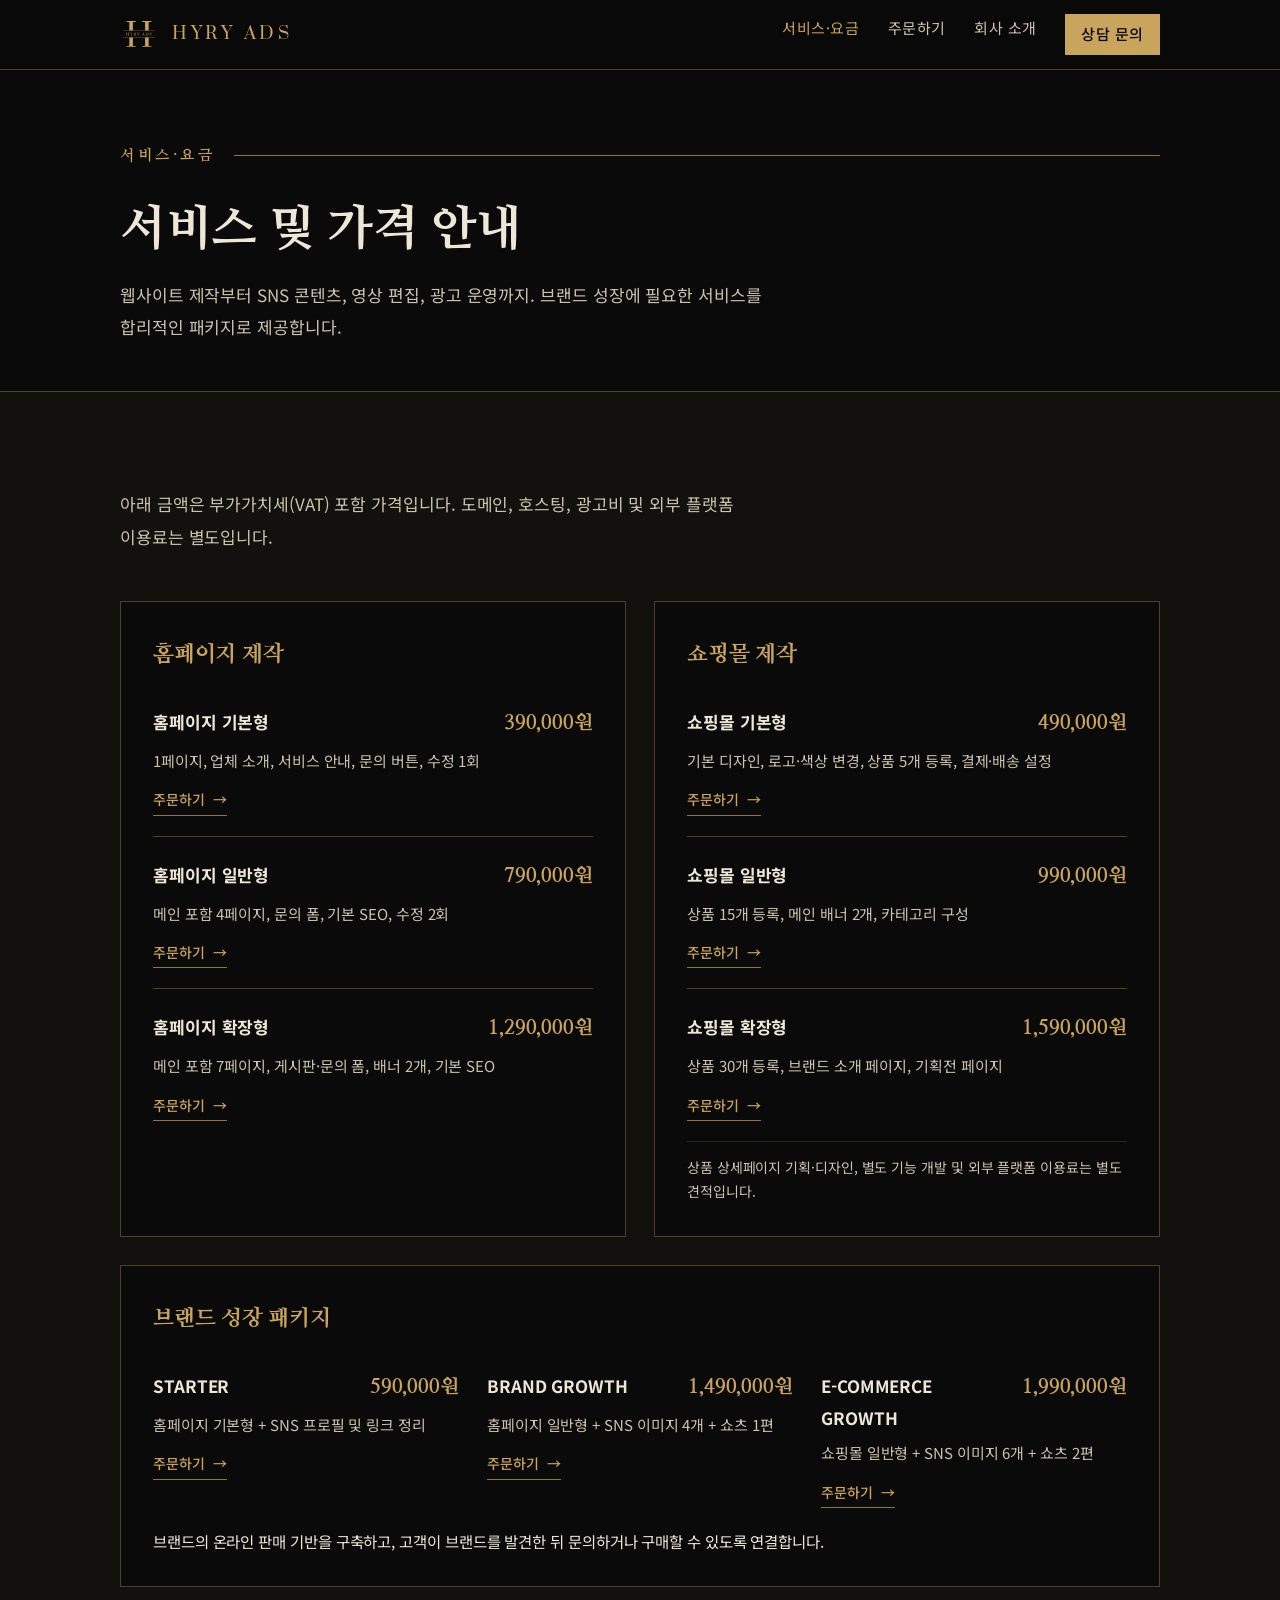
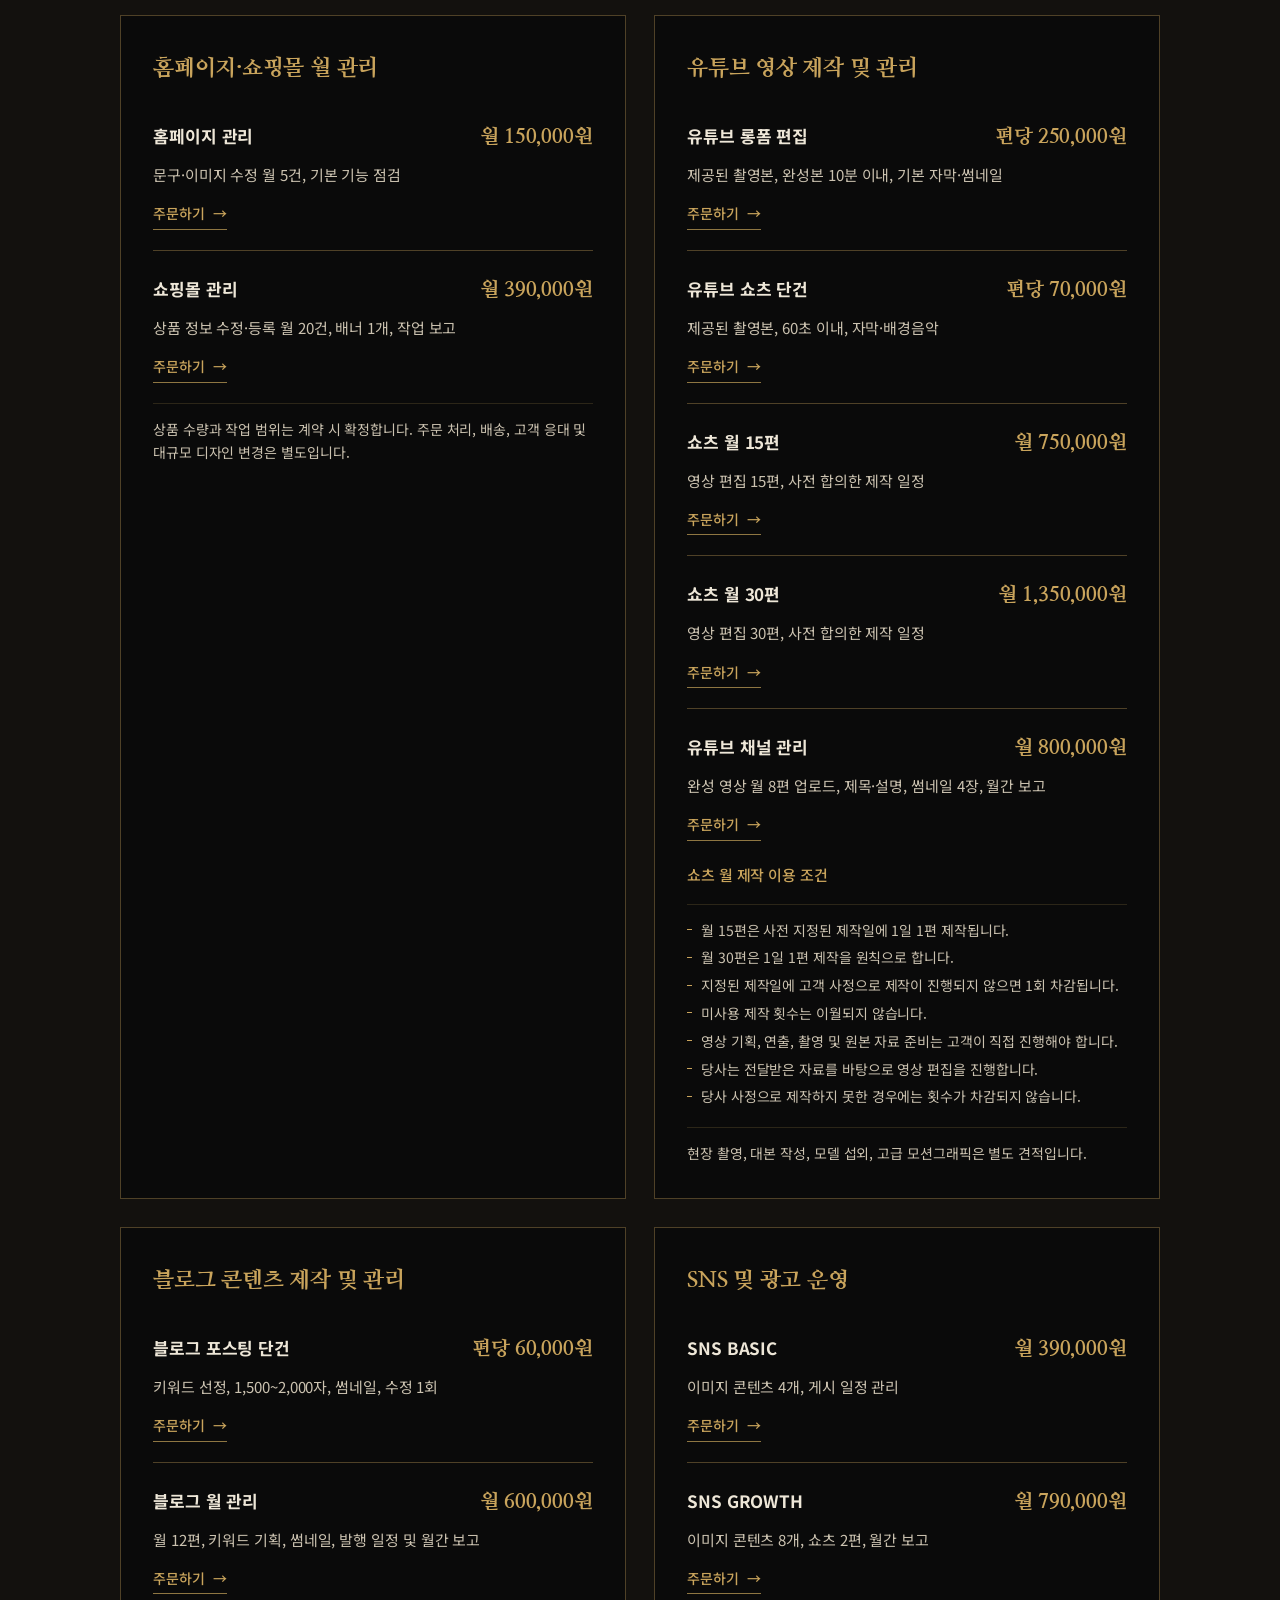
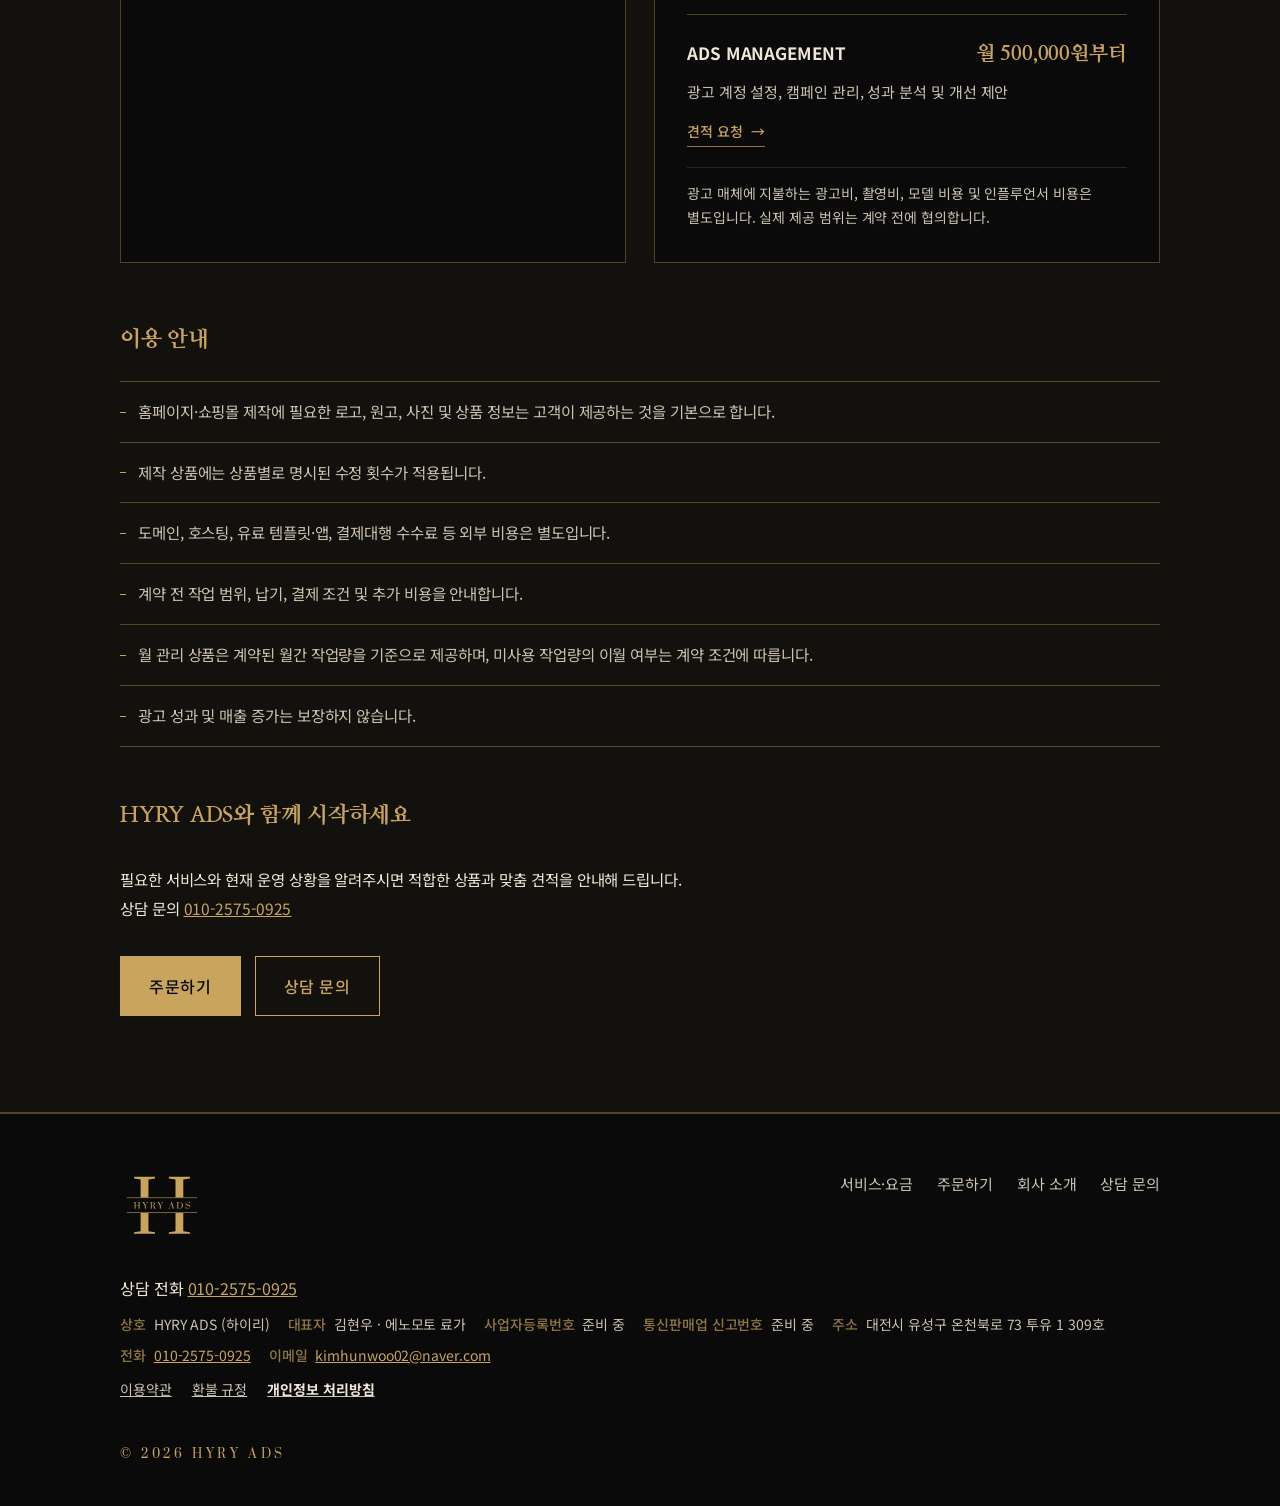
<file: hyry-ads-site 3/public/services.html>
<!doctype html>
<html lang="ko">
<head>
<meta charset="utf-8">
<meta name="viewport" content="width=device-width, initial-scale=1, viewport-fit=cover">
<title>서비스·요금 | HYRY ADS</title>
<meta name="description" content="HYRY ADS(하이리)는 웹사이트 제작부터 SNS 콘텐츠, 영상 편집, 광고 운영까지 브랜드 성장에 필요한 서비스를 합리적인 패키지로 제공합니다.">
<meta name="theme-color" content="#0A0A0A">
<link rel="icon" href="favicon.ico" sizes="32x32">
<link rel="icon" href="favicon.svg" type="image/svg+xml">
<link rel="apple-touch-icon" href="apple-touch-icon.png">
<link rel="manifest" href="site.webmanifest">
<link rel="preconnect" href="https://fonts.googleapis.com">
<link rel="preconnect" href="https://fonts.gstatic.com" crossorigin>
<link rel="stylesheet" href="https://fonts.googleapis.com/css2?family=Prata&family=Nanum+Myeongjo:wght@400;700;800&family=Noto+Sans+KR:wght@400;500;700&display=swap">
<link rel="stylesheet" href="site.css">
</head>
<body>
<header class="top">
  <div class="wrap">
    <a class="brand" href="index.html" aria-label="HYRY ADS 홈">
      <span class="emblem"><svg aria-hidden="true" xmlns="http://www.w3.org/2000/svg" viewBox="0 0 307.09 257.92"><g transform="translate(41.09 232.96)"><mask id="m-hdr" maskUnits="userSpaceOnUse" x="-49.6" y="-218.0" width="324.1" height="228.0"><rect x="-49.6" y="-218.0" width="324.1" height="228.0" fill="#fff"/><rect x="-16.133000000000003" y="-132.35116716566574" width="257.166" height="56.70233433133148" fill="#000"/></mask><g mask="url(#m-hdr)"><path d="M10.4 0.0V-5.46L34.32 -9.36V-198.64000000000001L10.4 -202.28V-208.0H86.84V-202.28L62.92 -198.64000000000001V-113.36H161.72V-198.64000000000001L137.54 -202.28V-208.0H214.5V-202.28L190.32 -198.64000000000001V-9.36L214.5 -5.46V0.0H137.54V-5.46L161.72 -9.36V-106.86H62.92V-9.36L86.84 -5.46V0.0Z" fill="currentColor"/></g><rect x="-16.133000000000003" y="-132.35116716566574" width="257.166" height="2.08" fill="currentColor"/><rect x="-16.133000000000003" y="-77.72883283433426" width="257.166" height="2.08" fill="currentColor"/><g transform="translate(8.38 -91.95)"><path d="M1.205406767247693 0.0V-0.6328385528050389L3.977842331917387 -1.0848660905229237V-23.023269254430936L1.205406767247693 -23.44516162296763V-24.10813534495386H10.065146506518236V-23.44516162296763L7.292710941848543 -23.023269254430936V-13.138933762999853H18.744075230701625V-23.023269254430936L15.94150449685074 -23.44516162296763V-24.10813534495386H24.861514574483667V-23.44516162296763L22.058943840632782 -23.023269254430936V-1.0848660905229237L24.861514574483667 -0.6328385528050389V0.0H15.94150449685074V-0.6328385528050389L18.744075230701625 -1.0848660905229237V-12.385554533470046H7.292710941848543V-1.0848660905229237L10.065146506518236 -0.6328385528050389V0.0ZM38.603151721107366 0.0V-0.6328385528050389L41.40572245495825 -1.0848660905229237V-10.24595752160539L34.08287634392852 -23.023269254430936L31.702197978614326 -23.44516162296763V-24.10813534495386H40.77288390215321V-23.44516162296763L37.970313168302326 -23.023269254430936L44.298698696352716 -12.084202841658122L50.11478634832284 -21.998673502270396L46.498566046579754 -23.44516162296763V-24.10813534495386H53.24884394316683V-23.44516162296763L50.92843591621503 -21.968538333089207L44.660320726527026 -11.240418104584737V-1.0848660905229237L47.46289146037791 -0.6328385528050389V0.0ZM74.16265135491432 -3.2847334407499633 73.59008314047166 -7.322846111029735Q73.28873144865973 -9.372037615350813 72.18879777354621 -10.532241628826718Q71.0888640984327 -11.692445642302623 68.76845607148088 -11.692445642302623H66.41791287534788V-1.0848660905229237L69.19034844001757 -0.6328385528050389V0.0H60.330608700747035V-0.6328385528050389L63.10304426541673 -1.0848660905229237V-23.023269254430936L60.330608700747035 -23.44516162296763V-24.10813534495386H68.76845607148088Q73.68048864801523 -24.10813534495386 75.88035599824227 -22.57124171671305Q78.08022334846932 -21.034348088472242 78.08022334846932 -17.90029049362824Q78.08022334846932 -12.71704139446316 71.81210815878131 -11.903391826570969V-11.722580811483814Q74.13251618573312 -11.3910939504907 75.53380155265856 -10.065146506518236Q76.93508691958401 -8.739199062545774 77.29670894975831 -6.5393317123187344L77.68846614911381 -3.9477071627361946Q77.92954750256335 -2.2601376885894244 78.24596677896588 -1.657434304965578Q78.56238605536839 -1.0547309213417313 79.22535977735463 -1.0547309213417313Q79.67738731507251 -1.0547309213417313 80.18968519115278 -1.3410150285630584Q80.70198306723304 -1.6272991357843856 81.15401060495093 -2.0793266735022704L81.6663084810312 -1.5368936282408086Q80.79238857477662 -0.5424330452614619 79.85819833015967 -0.12054067672476931Q78.9240080855427 0.30135169181192323 77.83914199501977 0.30135169181192323Q76.151572520873 0.30135169181192323 75.30778778379963 -0.5122978760802696Q74.46400304672623 -1.3259474439724623 74.16265135491432 -3.2847334407499633ZM69.79305182364142 -12.415689702651237Q71.99291917386846 -12.415689702651237 73.21339352570675 -13.756704731214295Q74.43386787754504 -15.097719759777355 74.43386787754504 -17.719479478541086V-18.352318031346126Q74.43386787754504 -23.354756115424053 68.76845607148088 -23.354756115424053H66.41791287534788V-12.415689702651237ZM93.56970030760218 0.0V-0.6328385528050389L96.37227104145306 -1.0848660905229237V-10.24595752160539L89.04942493042333 -23.023269254430936L86.66874656510913 -23.44516162296763V-24.10813534495386H95.73943248864802V-23.44516162296763L92.93686175479714 -23.023269254430936L99.26524728284753 -12.084202841658122L105.08133493481765 -21.998673502270396L101.46511463307456 -23.44516162296763V-24.10813534495386H108.21539252966164V-23.44516162296763L105.89498450270983 -21.968538333089207L99.62686931302183 -11.240418104584737V-1.0848660905229237L102.42944004687271 -0.6328385528050389V0.0ZM127.08000843708804 0.0V-0.6328385528050389L130.0332550168449 -1.8382453200527318L138.74231891020946 -24.710838728577706H139.22448161710855L147.45138280357406 -1.0848660905229237L150.22381836824374 -0.6328385528050389V0.0H141.3640786289732V-0.6328385528050389L143.83516250183098 -1.024595752160539L141.27367312142962 -8.16663084810312H133.25771811923246L130.81676941555588 -1.8382453200527318L133.5289346418632 -0.6328385528050389V0.0ZM133.498799472682 -8.799469400908158H141.06272693716127L137.44650663541822 -19.40704895268786ZM157.42612380254872 -0.6328385528050389 160.19855936721842 -1.0848660905229237V-23.023269254430936L157.42612380254872 -23.44516162296763V-24.10813534495386H168.96789359894538Q172.28276220887653 -24.10813534495386 174.85931917386847 -22.616444470484836Q177.4358761388604 -21.124753596015818 178.88236425955765 -18.397520785117912Q180.3288523802549 -15.67028797422001 180.3288523802549 -12.05406767247693Q180.3288523802549 -8.43784737073385 178.88236425955765 -5.710614559835945Q177.4358761388604 -2.98338174893804 174.84425158927786 -1.49169087446902Q172.25262703969534 0.0 168.96789359894538 0.0H157.42612380254872ZM168.96789359894538 -0.7232440603486158Q171.16776094917242 -0.7232440603486158 172.87039800790978 -1.7478398125091548Q174.57303506664715 -2.772435564669694 175.5373604804453 -4.806559484400176Q176.50168589424345 -6.840683404130658 176.50168589424345 -9.73365964552512V-14.37447569942874Q176.50168589424345 -17.267451940823204 175.5373604804453 -19.286508275963087Q174.57303506664715 -21.305564611102973 172.87039800790978 -22.330160363263513Q171.16776094917242 -23.354756115424053 168.96789359894538 -23.354756115424053H163.51342797714958V-0.7232440603486158ZM193.82940817342902 -0.9944605829793467 191.2679187930277 0.30135169181192323H190.60494507104144V-7.443386787754505H191.2679187930277L193.8595433426102 -1.8382453200527318Q196.36076238464918 -0.06027033836238465 199.58522548703675 -0.06027033836238465Q202.23712037498169 -0.06027033836238465 203.96989260290025 -1.4615557052878279Q205.7026648308188 -2.862841072213271 205.7026648308188 -5.394195283433426Q205.7026648308188 -7.232440603486158 204.5876635711147 -8.302239109418485Q203.47266231141057 -9.372037615350813 200.9714432693716 -10.004876168155851L195.96900518529367 -11.300688442947122Q193.34724546652996 -11.993797334114545 192.0212980225575 -13.66629922367072Q190.69535057858502 -15.338801113226893 190.69535057858502 -17.62907397099751Q190.69535057858502 -19.70840064449978 191.52406773106782 -21.32063219569357Q192.3527848835506 -22.93286374688736 193.94994885015382 -23.82185123773253Q195.547112816757 -24.710838728577706 197.74698016698403 -24.710838728577706Q200.48928056247254 -24.710838728577706 202.6590127435184 -23.776648483960745L204.85888009374543 -24.710838728577706H205.52185381573165V-18.56326421561447H204.85888009374543L202.68914791269958 -22.962998916068553Q200.42901022411016 -24.047865006591476 197.77711533616522 -24.047865006591476Q195.15535561740148 -24.047865006591476 193.6485971583419 -22.706849978028416Q192.14183869928226 -21.36583494946536 192.14183869928226 -19.165967599238318Q192.14183869928226 -17.538668463453934 193.21163720521457 -16.604478218836974Q194.2814357111469 -15.67028797422001 196.36076238464918 -15.127854928958547L201.7549576680826 -13.711501977442508Q204.37671738684634 -13.048528255456276 205.657462077047 -11.436296704262487Q206.9382067672477 -9.824065153068698 206.9382067672477 -6.5393317123187344Q206.9382067672477 -3.1943279332063863 204.87394767833604 -1.29581227479127Q202.80968858942435 0.6027033836238465 199.34414413358724 0.6027033836238465Q196.54157339973634 0.6027033836238465 193.82940817342902 -0.9944605829793467Z" fill="currentColor"/></g></g></svg></span>
      <span>HYRY ADS</span>
    </a>
    <nav class="nav" aria-label="메인 메뉴">
      <a href="services.html" aria-current="page">서비스·요금</a><a href="order.html">주문하기</a><a href="about.html">회사 소개</a><a class="cta" href="contact.html">상담 문의</a>
    </nav>
  </div>
</header>

<main id="top">
  <section class="page-hero">
    <div class="wrap">
      <div class="band"><span>서비스·요금</span></div>
      <h1>서비스 및 가격 안내</h1>
      <p>웹사이트 제작부터 SNS 콘텐츠, 영상 편집, 광고 운영까지. 브랜드 성장에 필요한 서비스를 합리적인 패키지로 제공합니다.</p>
    </div>
  </section>

  <section class="plans" aria-label="가격표">
    <div class="wrap">
      <p class="pl-intro">아래 금액은 부가가치세(VAT) 포함 가격입니다. 도메인, 호스팅, 광고비 및 외부 플랫폼 이용료는 별도입니다.</p>
      <div class="pl-grid">
        <div class="pl-group" id="hp">
          <h3>홈페이지 제작</h3>
          <ul>
            <li id="hp-basic"><div class="pl-head"><h4>홈페이지 기본형</h4><p class="pl-price">390,000원</p></div><p>1페이지, 업체 소개, 서비스 안내, 문의 버튼, 수정 1회</p><a class="pl-order" href="order.html?item=hp-basic">주문하기</a></li>
            <li id="hp-standard"><div class="pl-head"><h4>홈페이지 일반형</h4><p class="pl-price">790,000원</p></div><p>메인 포함 4페이지, 문의 폼, 기본 SEO, 수정 2회</p><a class="pl-order" href="order.html?item=hp-standard">주문하기</a></li>
            <li id="hp-plus"><div class="pl-head"><h4>홈페이지 확장형</h4><p class="pl-price">1,290,000원</p></div><p>메인 포함 7페이지, 게시판·문의 폼, 배너 2개, 기본 SEO</p><a class="pl-order" href="order.html?item=hp-plus">주문하기</a></li>
          </ul>
        </div>
        <div class="pl-group" id="shop">
          <h3>쇼핑몰 제작</h3>
          <ul>
            <li id="shop-basic"><div class="pl-head"><h4>쇼핑몰 기본형</h4><p class="pl-price">490,000원</p></div><p>기본 디자인, 로고·색상 변경, 상품 5개 등록, 결제·배송 설정</p><a class="pl-order" href="order.html?item=shop-basic">주문하기</a></li>
            <li id="shop-standard"><div class="pl-head"><h4>쇼핑몰 일반형</h4><p class="pl-price">990,000원</p></div><p>상품 15개 등록, 메인 배너 2개, 카테고리 구성</p><a class="pl-order" href="order.html?item=shop-standard">주문하기</a></li>
            <li id="shop-plus"><div class="pl-head"><h4>쇼핑몰 확장형</h4><p class="pl-price">1,590,000원</p></div><p>상품 30개 등록, 브랜드 소개 페이지, 기획전 페이지</p><a class="pl-order" href="order.html?item=shop-plus">주문하기</a></li>
          </ul>
          <p class="pl-note">상품 상세페이지 기획·디자인, 별도 기능 개발 및 외부 플랫폼 이용료는 별도 견적입니다.</p>
        </div>
        <div class="pl-group wide" id="pkg">
          <h3>브랜드 성장 패키지</h3>
          <ul>
            <li id="pkg-starter"><div class="pl-head"><h4>STARTER</h4><p class="pl-price">590,000원</p></div><p>홈페이지 기본형 + SNS 프로필 및 링크 정리</p><a class="pl-order" href="order.html?item=pkg-starter">주문하기</a></li>
            <li id="pkg-brand"><div class="pl-head"><h4>BRAND GROWTH</h4><p class="pl-price">1,490,000원</p></div><p>홈페이지 일반형 + SNS 이미지 4개 + 쇼츠 1편</p><a class="pl-order" href="order.html?item=pkg-brand">주문하기</a></li>
            <li id="pkg-ecom"><div class="pl-head"><h4>E-COMMERCE GROWTH</h4><p class="pl-price">1,990,000원</p></div><p>쇼핑몰 일반형 + SNS 이미지 6개 + 쇼츠 2편</p><a class="pl-order" href="order.html?item=pkg-ecom">주문하기</a></li>
          </ul>
          <p class="pl-lead">브랜드의 온라인 판매 기반을 구축하고, 고객이 브랜드를 발견한 뒤 문의하거나 구매할 수 있도록 연결합니다.</p>
        </div>
        <div class="pl-group" id="monthly">
          <h3>홈페이지·쇼핑몰 월 관리</h3>
          <ul>
            <li id="m-hp"><div class="pl-head"><h4>홈페이지 관리</h4><p class="pl-price">월 150,000원</p></div><p>문구·이미지 수정 월 5건, 기본 기능 점검</p><a class="pl-order" href="order.html?item=m-hp">주문하기</a></li>
            <li id="m-shop"><div class="pl-head"><h4>쇼핑몰 관리</h4><p class="pl-price">월 390,000원</p></div><p>상품 정보 수정·등록 월 20건, 배너 1개, 작업 보고</p><a class="pl-order" href="order.html?item=m-shop">주문하기</a></li>
          </ul>
          <p class="pl-note">상품 수량과 작업 범위는 계약 시 확정합니다. 주문 처리, 배송, 고객 응대 및 대규모 디자인 변경은 별도입니다.</p>
        </div>
        <div class="pl-group" id="yt">
          <h3>유튜브 영상 제작 및 관리</h3>
          <ul>
            <li id="u-long"><div class="pl-head"><h4>유튜브 롱폼 편집</h4><p class="pl-price">편당 250,000원</p></div><p>제공된 촬영본, 완성본 10분 이내, 기본 자막·썸네일</p><a class="pl-order" href="order.html?item=u-long">주문하기</a></li>
            <li id="u-shorts"><div class="pl-head"><h4>유튜브 쇼츠 단건</h4><p class="pl-price">편당 70,000원</p></div><p>제공된 촬영본, 60초 이내, 자막·배경음악</p><a class="pl-order" href="order.html?item=u-shorts">주문하기</a></li>
            <li id="s-15"><div class="pl-head"><h4>쇼츠 월 15편</h4><p class="pl-price">월 750,000원</p></div><p>영상 편집 15편, 사전 합의한 제작 일정</p><a class="pl-order" href="order.html?item=s-15">주문하기</a></li>
            <li id="s-30"><div class="pl-head"><h4>쇼츠 월 30편</h4><p class="pl-price">월 1,350,000원</p></div><p>영상 편집 30편, 사전 합의한 제작 일정</p><a class="pl-order" href="order.html?item=s-30">주문하기</a></li>
            <li id="m-yt"><div class="pl-head"><h4>유튜브 채널 관리</h4><p class="pl-price">월 800,000원</p></div><p>완성 영상 월 8편 업로드, 제목·설명, 썸네일 4장, 월간 보고</p><a class="pl-order" href="order.html?item=m-yt">주문하기</a></li>
          </ul>
          <div class="pl-sub"><h4>쇼츠 월 제작 이용 조건</h4><ul class="pl-terms"><li>월 15편은 사전 지정된 제작일에 1일 1편 제작됩니다.</li><li>월 30편은 1일 1편 제작을 원칙으로 합니다.</li><li>지정된 제작일에 고객 사정으로 제작이 진행되지 않으면 1회 차감됩니다.</li><li>미사용 제작 횟수는 이월되지 않습니다.</li><li>영상 기획, 연출, 촬영 및 원본 자료 준비는 고객이 직접 진행해야 합니다.</li><li>당사는 전달받은 자료를 바탕으로 영상 편집을 진행합니다.</li><li>당사 사정으로 제작하지 못한 경우에는 횟수가 차감되지 않습니다.</li></ul></div>
          <p class="pl-note">현장 촬영, 대본 작성, 모델 섭외, 고급 모션그래픽은 별도 견적입니다.</p>
        </div>
        <div class="pl-group" id="blog">
          <h3>블로그 콘텐츠 제작 및 관리</h3>
          <ul>
            <li id="u-blog"><div class="pl-head"><h4>블로그 포스팅 단건</h4><p class="pl-price">편당 60,000원</p></div><p>키워드 선정, 1,500~2,000자, 썸네일, 수정 1회</p><a class="pl-order" href="order.html?item=u-blog">주문하기</a></li>
            <li id="m-blog"><div class="pl-head"><h4>블로그 월 관리</h4><p class="pl-price">월 600,000원</p></div><p>월 12편, 키워드 기획, 썸네일, 발행 일정 및 월간 보고</p><a class="pl-order" href="order.html?item=m-blog">주문하기</a></li>
          </ul>
        </div>
        <div class="pl-group" id="sns">
          <h3>SNS 및 광고 운영</h3>
          <ul>
            <li id="sns-basic"><div class="pl-head"><h4>SNS BASIC</h4><p class="pl-price">월 390,000원</p></div><p>이미지 콘텐츠 4개, 게시 일정 관리</p><a class="pl-order" href="order.html?item=sns-basic">주문하기</a></li>
            <li id="sns-growth"><div class="pl-head"><h4>SNS GROWTH</h4><p class="pl-price">월 790,000원</p></div><p>이미지 콘텐츠 8개, 쇼츠 2편, 월간 보고</p><a class="pl-order" href="order.html?item=sns-growth">주문하기</a></li>
            <li id="ads"><div class="pl-head"><h4>ADS MANAGEMENT</h4><p class="pl-price">월 500,000원부터</p></div><p>광고 계정 설정, 캠페인 관리, 성과 분석 및 개선 제안</p><a class="pl-order" href="order.html?item=ads">견적 요청</a></li>
          </ul>
          <p class="pl-note">광고 매체에 지불하는 광고비, 촬영비, 모델 비용 및 인플루언서 비용은 별도입니다. 실제 제공 범위는 계약 전에 협의합니다.</p>
        </div>
      </div>
      <div class="pl-notes">
        <h3>이용 안내</h3>
        <ul class="plain">
          <li>홈페이지·쇼핑몰 제작에 필요한 로고, 원고, 사진 및 상품 정보는 고객이 제공하는 것을 기본으로 합니다.</li>
          <li>제작 상품에는 상품별로 명시된 수정 횟수가 적용됩니다.</li>
          <li>도메인, 호스팅, 유료 템플릿·앱, 결제대행 수수료 등 외부 비용은 별도입니다.</li>
          <li>계약 전 작업 범위, 납기, 결제 조건 및 추가 비용을 안내합니다.</li>
          <li>월 관리 상품은 계약된 월간 작업량을 기준으로 제공하며, 미사용 작업량의 이월 여부는 계약 조건에 따릅니다.</li>
          <li>광고 성과 및 매출 증가는 보장하지 않습니다.</li>
        </ul>
        <h3 class="pl-start">HYRY ADS와 함께 시작하세요</h3>
        <p class="fine">필요한 서비스와 현재 운영 상황을 알려주시면 적합한 상품과 맞춤 견적을 안내해 드립니다.<br>상담 문의 <a href="tel:+821025750925">010-2575-0925</a></p>
        <div class="actions"><a class="btn solid" href="order.html">주문하기</a><a class="btn ghost" href="contact.html">상담 문의</a></div>
      </div>
    </div>
  </section>

</main>

<footer>
  <div class="wrap">
    <a href="index.html" class="emblem" aria-label="HYRY ADS 홈"><svg aria-hidden="true" xmlns="http://www.w3.org/2000/svg" viewBox="0 0 307.09 257.92"><g transform="translate(41.09 232.96)"><mask id="m-ftr" maskUnits="userSpaceOnUse" x="-49.6" y="-218.0" width="324.1" height="228.0"><rect x="-49.6" y="-218.0" width="324.1" height="228.0" fill="#fff"/><rect x="-16.133000000000003" y="-132.35116716566574" width="257.166" height="56.70233433133148" fill="#000"/></mask><g mask="url(#m-ftr)"><path d="M10.4 0.0V-5.46L34.32 -9.36V-198.64000000000001L10.4 -202.28V-208.0H86.84V-202.28L62.92 -198.64000000000001V-113.36H161.72V-198.64000000000001L137.54 -202.28V-208.0H214.5V-202.28L190.32 -198.64000000000001V-9.36L214.5 -5.46V0.0H137.54V-5.46L161.72 -9.36V-106.86H62.92V-9.36L86.84 -5.46V0.0Z" fill="currentColor"/></g><rect x="-16.133000000000003" y="-132.35116716566574" width="257.166" height="2.08" fill="currentColor"/><rect x="-16.133000000000003" y="-77.72883283433426" width="257.166" height="2.08" fill="currentColor"/><g transform="translate(8.38 -91.95)"><path d="M1.205406767247693 0.0V-0.6328385528050389L3.977842331917387 -1.0848660905229237V-23.023269254430936L1.205406767247693 -23.44516162296763V-24.10813534495386H10.065146506518236V-23.44516162296763L7.292710941848543 -23.023269254430936V-13.138933762999853H18.744075230701625V-23.023269254430936L15.94150449685074 -23.44516162296763V-24.10813534495386H24.861514574483667V-23.44516162296763L22.058943840632782 -23.023269254430936V-1.0848660905229237L24.861514574483667 -0.6328385528050389V0.0H15.94150449685074V-0.6328385528050389L18.744075230701625 -1.0848660905229237V-12.385554533470046H7.292710941848543V-1.0848660905229237L10.065146506518236 -0.6328385528050389V0.0ZM38.603151721107366 0.0V-0.6328385528050389L41.40572245495825 -1.0848660905229237V-10.24595752160539L34.08287634392852 -23.023269254430936L31.702197978614326 -23.44516162296763V-24.10813534495386H40.77288390215321V-23.44516162296763L37.970313168302326 -23.023269254430936L44.298698696352716 -12.084202841658122L50.11478634832284 -21.998673502270396L46.498566046579754 -23.44516162296763V-24.10813534495386H53.24884394316683V-23.44516162296763L50.92843591621503 -21.968538333089207L44.660320726527026 -11.240418104584737V-1.0848660905229237L47.46289146037791 -0.6328385528050389V0.0ZM74.16265135491432 -3.2847334407499633 73.59008314047166 -7.322846111029735Q73.28873144865973 -9.372037615350813 72.18879777354621 -10.532241628826718Q71.0888640984327 -11.692445642302623 68.76845607148088 -11.692445642302623H66.41791287534788V-1.0848660905229237L69.19034844001757 -0.6328385528050389V0.0H60.330608700747035V-0.6328385528050389L63.10304426541673 -1.0848660905229237V-23.023269254430936L60.330608700747035 -23.44516162296763V-24.10813534495386H68.76845607148088Q73.68048864801523 -24.10813534495386 75.88035599824227 -22.57124171671305Q78.08022334846932 -21.034348088472242 78.08022334846932 -17.90029049362824Q78.08022334846932 -12.71704139446316 71.81210815878131 -11.903391826570969V-11.722580811483814Q74.13251618573312 -11.3910939504907 75.53380155265856 -10.065146506518236Q76.93508691958401 -8.739199062545774 77.29670894975831 -6.5393317123187344L77.68846614911381 -3.9477071627361946Q77.92954750256335 -2.2601376885894244 78.24596677896588 -1.657434304965578Q78.56238605536839 -1.0547309213417313 79.22535977735463 -1.0547309213417313Q79.67738731507251 -1.0547309213417313 80.18968519115278 -1.3410150285630584Q80.70198306723304 -1.6272991357843856 81.15401060495093 -2.0793266735022704L81.6663084810312 -1.5368936282408086Q80.79238857477662 -0.5424330452614619 79.85819833015967 -0.12054067672476931Q78.9240080855427 0.30135169181192323 77.83914199501977 0.30135169181192323Q76.151572520873 0.30135169181192323 75.30778778379963 -0.5122978760802696Q74.46400304672623 -1.3259474439724623 74.16265135491432 -3.2847334407499633ZM69.79305182364142 -12.415689702651237Q71.99291917386846 -12.415689702651237 73.21339352570675 -13.756704731214295Q74.43386787754504 -15.097719759777355 74.43386787754504 -17.719479478541086V-18.352318031346126Q74.43386787754504 -23.354756115424053 68.76845607148088 -23.354756115424053H66.41791287534788V-12.415689702651237ZM93.56970030760218 0.0V-0.6328385528050389L96.37227104145306 -1.0848660905229237V-10.24595752160539L89.04942493042333 -23.023269254430936L86.66874656510913 -23.44516162296763V-24.10813534495386H95.73943248864802V-23.44516162296763L92.93686175479714 -23.023269254430936L99.26524728284753 -12.084202841658122L105.08133493481765 -21.998673502270396L101.46511463307456 -23.44516162296763V-24.10813534495386H108.21539252966164V-23.44516162296763L105.89498450270983 -21.968538333089207L99.62686931302183 -11.240418104584737V-1.0848660905229237L102.42944004687271 -0.6328385528050389V0.0ZM127.08000843708804 0.0V-0.6328385528050389L130.0332550168449 -1.8382453200527318L138.74231891020946 -24.710838728577706H139.22448161710855L147.45138280357406 -1.0848660905229237L150.22381836824374 -0.6328385528050389V0.0H141.3640786289732V-0.6328385528050389L143.83516250183098 -1.024595752160539L141.27367312142962 -8.16663084810312H133.25771811923246L130.81676941555588 -1.8382453200527318L133.5289346418632 -0.6328385528050389V0.0ZM133.498799472682 -8.799469400908158H141.06272693716127L137.44650663541822 -19.40704895268786ZM157.42612380254872 -0.6328385528050389 160.19855936721842 -1.0848660905229237V-23.023269254430936L157.42612380254872 -23.44516162296763V-24.10813534495386H168.96789359894538Q172.28276220887653 -24.10813534495386 174.85931917386847 -22.616444470484836Q177.4358761388604 -21.124753596015818 178.88236425955765 -18.397520785117912Q180.3288523802549 -15.67028797422001 180.3288523802549 -12.05406767247693Q180.3288523802549 -8.43784737073385 178.88236425955765 -5.710614559835945Q177.4358761388604 -2.98338174893804 174.84425158927786 -1.49169087446902Q172.25262703969534 0.0 168.96789359894538 0.0H157.42612380254872ZM168.96789359894538 -0.7232440603486158Q171.16776094917242 -0.7232440603486158 172.87039800790978 -1.7478398125091548Q174.57303506664715 -2.772435564669694 175.5373604804453 -4.806559484400176Q176.50168589424345 -6.840683404130658 176.50168589424345 -9.73365964552512V-14.37447569942874Q176.50168589424345 -17.267451940823204 175.5373604804453 -19.286508275963087Q174.57303506664715 -21.305564611102973 172.87039800790978 -22.330160363263513Q171.16776094917242 -23.354756115424053 168.96789359894538 -23.354756115424053H163.51342797714958V-0.7232440603486158ZM193.82940817342902 -0.9944605829793467 191.2679187930277 0.30135169181192323H190.60494507104144V-7.443386787754505H191.2679187930277L193.8595433426102 -1.8382453200527318Q196.36076238464918 -0.06027033836238465 199.58522548703675 -0.06027033836238465Q202.23712037498169 -0.06027033836238465 203.96989260290025 -1.4615557052878279Q205.7026648308188 -2.862841072213271 205.7026648308188 -5.394195283433426Q205.7026648308188 -7.232440603486158 204.5876635711147 -8.302239109418485Q203.47266231141057 -9.372037615350813 200.9714432693716 -10.004876168155851L195.96900518529367 -11.300688442947122Q193.34724546652996 -11.993797334114545 192.0212980225575 -13.66629922367072Q190.69535057858502 -15.338801113226893 190.69535057858502 -17.62907397099751Q190.69535057858502 -19.70840064449978 191.52406773106782 -21.32063219569357Q192.3527848835506 -22.93286374688736 193.94994885015382 -23.82185123773253Q195.547112816757 -24.710838728577706 197.74698016698403 -24.710838728577706Q200.48928056247254 -24.710838728577706 202.6590127435184 -23.776648483960745L204.85888009374543 -24.710838728577706H205.52185381573165V-18.56326421561447H204.85888009374543L202.68914791269958 -22.962998916068553Q200.42901022411016 -24.047865006591476 197.77711533616522 -24.047865006591476Q195.15535561740148 -24.047865006591476 193.6485971583419 -22.706849978028416Q192.14183869928226 -21.36583494946536 192.14183869928226 -19.165967599238318Q192.14183869928226 -17.538668463453934 193.21163720521457 -16.604478218836974Q194.2814357111469 -15.67028797422001 196.36076238464918 -15.127854928958547L201.7549576680826 -13.711501977442508Q204.37671738684634 -13.048528255456276 205.657462077047 -11.436296704262487Q206.9382067672477 -9.824065153068698 206.9382067672477 -6.5393317123187344Q206.9382067672477 -3.1943279332063863 204.87394767833604 -1.29581227479127Q202.80968858942435 0.6027033836238465 199.34414413358724 0.6027033836238465Q196.54157339973634 0.6027033836238465 193.82940817342902 -0.9944605829793467Z" fill="currentColor"/></g></g></svg></a>
    <nav aria-label="하단 메뉴">
      <a href="services.html">서비스·요금</a><a href="order.html">주문하기</a><a href="about.html">회사 소개</a><a href="contact.html">상담 문의</a>
    </nav>
    <div class="biz">
      <p class="biz-call">상담 전화 <a href="tel:+821025750925">010-2575-0925</a></p>
      <p class="biz-info"><span><b>상호</b> HYRY ADS (하이리)</span><span><b>대표자</b> 김현우 · 에노모토 료가</span><span><b>사업자등록번호</b> 준비 중</span><span><b>통신판매업 신고번호</b> 준비 중</span><span><b>주소</b> 대전시 유성구 온천북로 73 투유 1 309호</span><span><b>전화</b> <a href="tel:+821025750925">010-2575-0925</a></span><span><b>이메일</b> <a href="mailto:kimhunwoo02@naver.com">kimhunwoo02@naver.com</a></span></p>
      <p class="legal"><a href="terms.html">이용약관</a><a href="refund.html">환불 규정</a><a href="privacy.html"><b>개인정보 처리방침</b></a></p>
    </div>
    <small>© 2026 HYRY ADS</small>
  </div>
</footer>
<script>
(function(){
  var reduce = window.matchMedia && window.matchMedia('(prefers-reduced-motion: reduce)').matches;
  if (reduce || !('IntersectionObserver' in window)) return;
  var groups = [
    ['main section:not(.hero):not(.page-hero) .band', 0],
    ['main section:not(.hero):not(.page-hero) h2', 0.1],
    ['.svc article', 0.12], ['.pl-group', 0.12], ['.pl-notes', 0],
    ['.steps li', 0.14], ['.vals > div', 0.14], ['.about dl', 0],
    ['.cta-band .wrap', 0], ['.contact .intro p', 0.1], ['#contact-form', 0.15],
    ['footer .wrap', 0]
  ];
  var els = [];
  groups.forEach(function(g){
    Array.prototype.forEach.call(document.querySelectorAll(g[0]), function(el, i){
      el.classList.add('rv');
      el.style.setProperty('--d', (g[1] ? (i % 5) * g[1] : 0) + 's');
      els.push(el);
    });
  });
  var io = new IntersectionObserver(function(entries){
    entries.forEach(function(en){ if (en.isIntersecting) { en.target.classList.add('in'); io.unobserve(en.target); } });
  }, { threshold: 0.12, rootMargin: '0px 0px -6% 0px' });
  els.forEach(function(el){
    if (el.getBoundingClientRect().top < window.innerHeight * 0.94) el.classList.add('in');
    else io.observe(el);
  });
  document.documentElement.classList.add('js-reveal');
})();
</script>
</body>
</html>
</file>
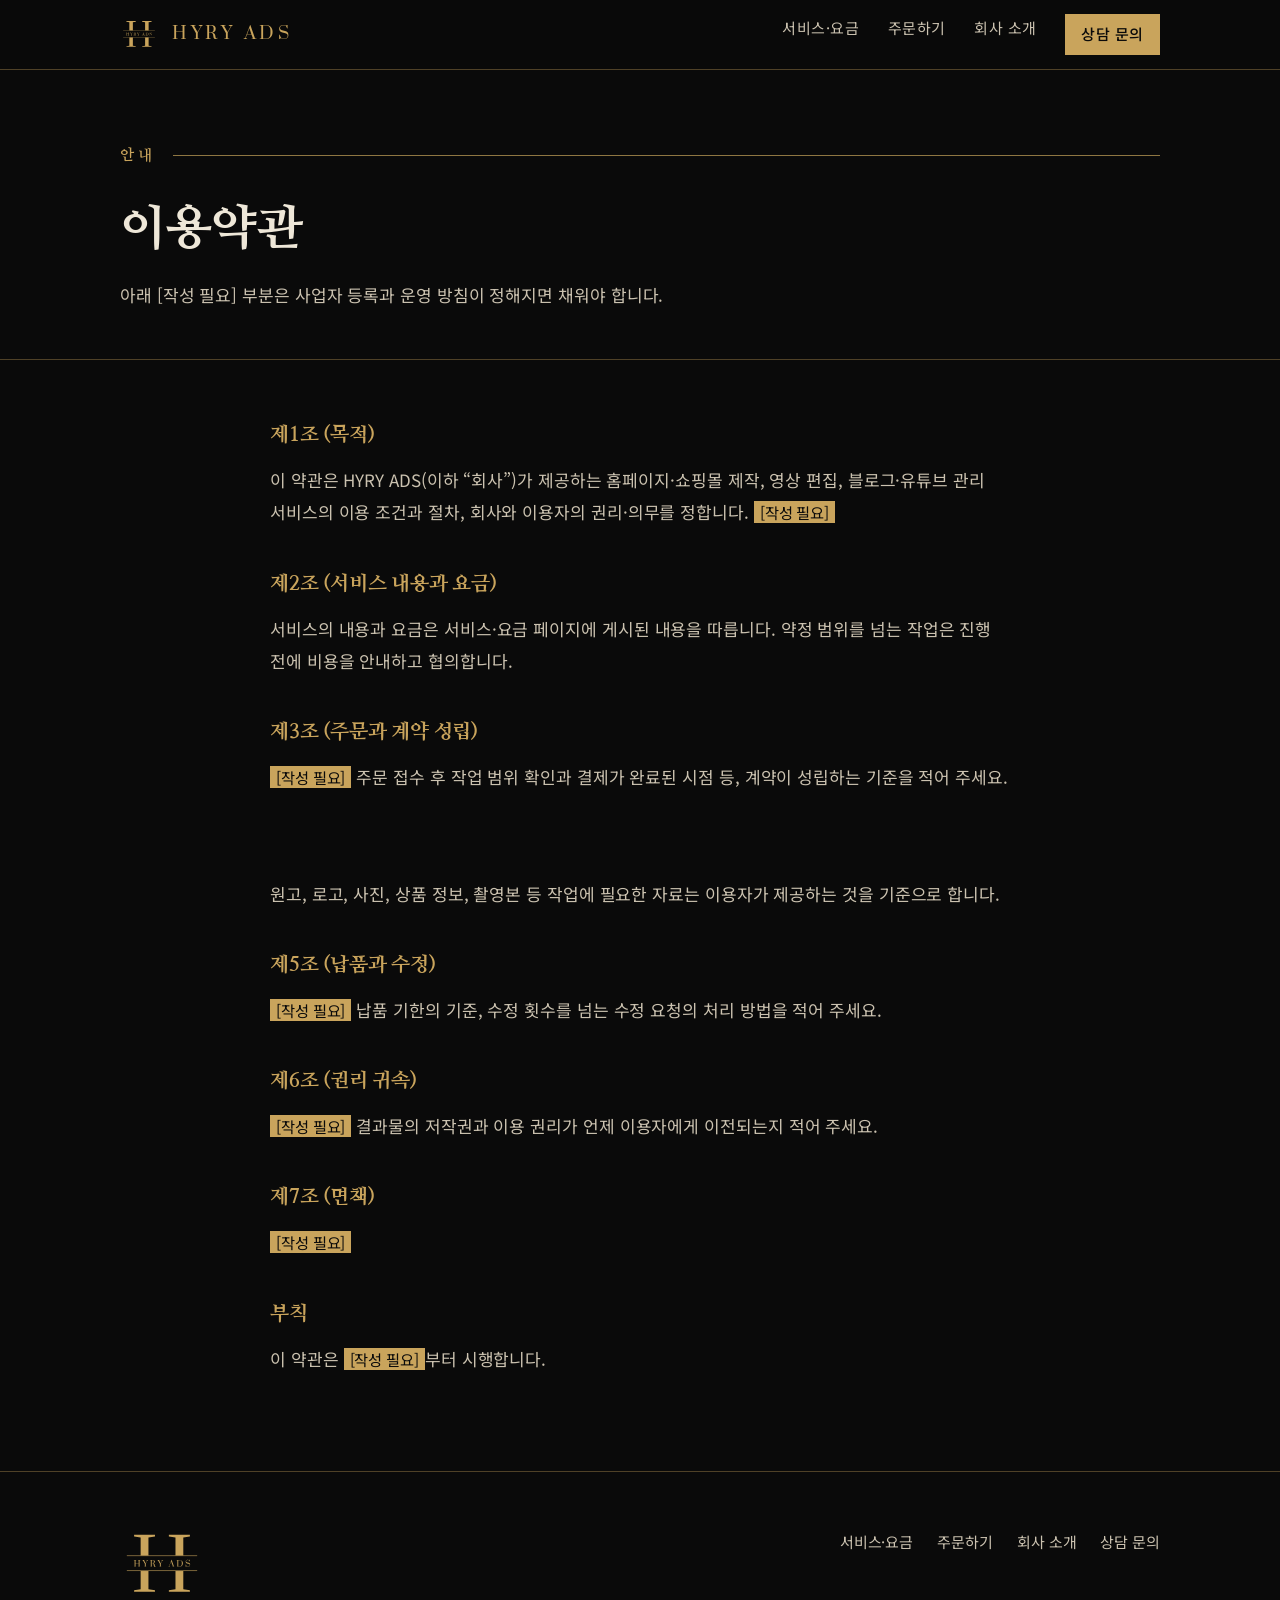
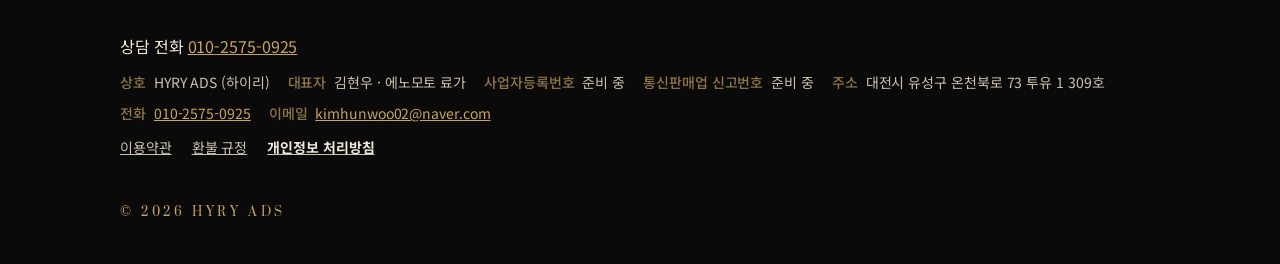
<file: hyry-ads-site 3/public/terms.html>
<!doctype html>
<html lang="ko">
<head>
<meta charset="utf-8">
<meta name="viewport" content="width=device-width, initial-scale=1, viewport-fit=cover">
<title>이용약관 | HYRY ADS</title>
<meta name="description" content="HYRY ADS(하이리)는 웹사이트 제작부터 SNS 콘텐츠, 영상 편집, 광고 운영까지 브랜드 성장에 필요한 서비스를 합리적인 패키지로 제공합니다.">
<meta name="theme-color" content="#0A0A0A">
<link rel="icon" href="favicon.ico" sizes="32x32">
<link rel="icon" href="favicon.svg" type="image/svg+xml">
<link rel="apple-touch-icon" href="apple-touch-icon.png">
<link rel="manifest" href="site.webmanifest">
<link rel="preconnect" href="https://fonts.googleapis.com">
<link rel="preconnect" href="https://fonts.gstatic.com" crossorigin>
<link rel="stylesheet" href="https://fonts.googleapis.com/css2?family=Prata&family=Nanum+Myeongjo:wght@400;700;800&family=Noto+Sans+KR:wght@400;500;700&display=swap">
<link rel="stylesheet" href="site.css">
</head>
<body>
<header class="top">
  <div class="wrap">
    <a class="brand" href="index.html" aria-label="HYRY ADS 홈">
      <span class="emblem"><svg aria-hidden="true" xmlns="http://www.w3.org/2000/svg" viewBox="0 0 307.09 257.92"><g transform="translate(41.09 232.96)"><mask id="m-hdr" maskUnits="userSpaceOnUse" x="-49.6" y="-218.0" width="324.1" height="228.0"><rect x="-49.6" y="-218.0" width="324.1" height="228.0" fill="#fff"/><rect x="-16.133000000000003" y="-132.35116716566574" width="257.166" height="56.70233433133148" fill="#000"/></mask><g mask="url(#m-hdr)"><path d="M10.4 0.0V-5.46L34.32 -9.36V-198.64000000000001L10.4 -202.28V-208.0H86.84V-202.28L62.92 -198.64000000000001V-113.36H161.72V-198.64000000000001L137.54 -202.28V-208.0H214.5V-202.28L190.32 -198.64000000000001V-9.36L214.5 -5.46V0.0H137.54V-5.46L161.72 -9.36V-106.86H62.92V-9.36L86.84 -5.46V0.0Z" fill="currentColor"/></g><rect x="-16.133000000000003" y="-132.35116716566574" width="257.166" height="2.08" fill="currentColor"/><rect x="-16.133000000000003" y="-77.72883283433426" width="257.166" height="2.08" fill="currentColor"/><g transform="translate(8.38 -91.95)"><path d="M1.205406767247693 0.0V-0.6328385528050389L3.977842331917387 -1.0848660905229237V-23.023269254430936L1.205406767247693 -23.44516162296763V-24.10813534495386H10.065146506518236V-23.44516162296763L7.292710941848543 -23.023269254430936V-13.138933762999853H18.744075230701625V-23.023269254430936L15.94150449685074 -23.44516162296763V-24.10813534495386H24.861514574483667V-23.44516162296763L22.058943840632782 -23.023269254430936V-1.0848660905229237L24.861514574483667 -0.6328385528050389V0.0H15.94150449685074V-0.6328385528050389L18.744075230701625 -1.0848660905229237V-12.385554533470046H7.292710941848543V-1.0848660905229237L10.065146506518236 -0.6328385528050389V0.0ZM38.603151721107366 0.0V-0.6328385528050389L41.40572245495825 -1.0848660905229237V-10.24595752160539L34.08287634392852 -23.023269254430936L31.702197978614326 -23.44516162296763V-24.10813534495386H40.77288390215321V-23.44516162296763L37.970313168302326 -23.023269254430936L44.298698696352716 -12.084202841658122L50.11478634832284 -21.998673502270396L46.498566046579754 -23.44516162296763V-24.10813534495386H53.24884394316683V-23.44516162296763L50.92843591621503 -21.968538333089207L44.660320726527026 -11.240418104584737V-1.0848660905229237L47.46289146037791 -0.6328385528050389V0.0ZM74.16265135491432 -3.2847334407499633 73.59008314047166 -7.322846111029735Q73.28873144865973 -9.372037615350813 72.18879777354621 -10.532241628826718Q71.0888640984327 -11.692445642302623 68.76845607148088 -11.692445642302623H66.41791287534788V-1.0848660905229237L69.19034844001757 -0.6328385528050389V0.0H60.330608700747035V-0.6328385528050389L63.10304426541673 -1.0848660905229237V-23.023269254430936L60.330608700747035 -23.44516162296763V-24.10813534495386H68.76845607148088Q73.68048864801523 -24.10813534495386 75.88035599824227 -22.57124171671305Q78.08022334846932 -21.034348088472242 78.08022334846932 -17.90029049362824Q78.08022334846932 -12.71704139446316 71.81210815878131 -11.903391826570969V-11.722580811483814Q74.13251618573312 -11.3910939504907 75.53380155265856 -10.065146506518236Q76.93508691958401 -8.739199062545774 77.29670894975831 -6.5393317123187344L77.68846614911381 -3.9477071627361946Q77.92954750256335 -2.2601376885894244 78.24596677896588 -1.657434304965578Q78.56238605536839 -1.0547309213417313 79.22535977735463 -1.0547309213417313Q79.67738731507251 -1.0547309213417313 80.18968519115278 -1.3410150285630584Q80.70198306723304 -1.6272991357843856 81.15401060495093 -2.0793266735022704L81.6663084810312 -1.5368936282408086Q80.79238857477662 -0.5424330452614619 79.85819833015967 -0.12054067672476931Q78.9240080855427 0.30135169181192323 77.83914199501977 0.30135169181192323Q76.151572520873 0.30135169181192323 75.30778778379963 -0.5122978760802696Q74.46400304672623 -1.3259474439724623 74.16265135491432 -3.2847334407499633ZM69.79305182364142 -12.415689702651237Q71.99291917386846 -12.415689702651237 73.21339352570675 -13.756704731214295Q74.43386787754504 -15.097719759777355 74.43386787754504 -17.719479478541086V-18.352318031346126Q74.43386787754504 -23.354756115424053 68.76845607148088 -23.354756115424053H66.41791287534788V-12.415689702651237ZM93.56970030760218 0.0V-0.6328385528050389L96.37227104145306 -1.0848660905229237V-10.24595752160539L89.04942493042333 -23.023269254430936L86.66874656510913 -23.44516162296763V-24.10813534495386H95.73943248864802V-23.44516162296763L92.93686175479714 -23.023269254430936L99.26524728284753 -12.084202841658122L105.08133493481765 -21.998673502270396L101.46511463307456 -23.44516162296763V-24.10813534495386H108.21539252966164V-23.44516162296763L105.89498450270983 -21.968538333089207L99.62686931302183 -11.240418104584737V-1.0848660905229237L102.42944004687271 -0.6328385528050389V0.0ZM127.08000843708804 0.0V-0.6328385528050389L130.0332550168449 -1.8382453200527318L138.74231891020946 -24.710838728577706H139.22448161710855L147.45138280357406 -1.0848660905229237L150.22381836824374 -0.6328385528050389V0.0H141.3640786289732V-0.6328385528050389L143.83516250183098 -1.024595752160539L141.27367312142962 -8.16663084810312H133.25771811923246L130.81676941555588 -1.8382453200527318L133.5289346418632 -0.6328385528050389V0.0ZM133.498799472682 -8.799469400908158H141.06272693716127L137.44650663541822 -19.40704895268786ZM157.42612380254872 -0.6328385528050389 160.19855936721842 -1.0848660905229237V-23.023269254430936L157.42612380254872 -23.44516162296763V-24.10813534495386H168.96789359894538Q172.28276220887653 -24.10813534495386 174.85931917386847 -22.616444470484836Q177.4358761388604 -21.124753596015818 178.88236425955765 -18.397520785117912Q180.3288523802549 -15.67028797422001 180.3288523802549 -12.05406767247693Q180.3288523802549 -8.43784737073385 178.88236425955765 -5.710614559835945Q177.4358761388604 -2.98338174893804 174.84425158927786 -1.49169087446902Q172.25262703969534 0.0 168.96789359894538 0.0H157.42612380254872ZM168.96789359894538 -0.7232440603486158Q171.16776094917242 -0.7232440603486158 172.87039800790978 -1.7478398125091548Q174.57303506664715 -2.772435564669694 175.5373604804453 -4.806559484400176Q176.50168589424345 -6.840683404130658 176.50168589424345 -9.73365964552512V-14.37447569942874Q176.50168589424345 -17.267451940823204 175.5373604804453 -19.286508275963087Q174.57303506664715 -21.305564611102973 172.87039800790978 -22.330160363263513Q171.16776094917242 -23.354756115424053 168.96789359894538 -23.354756115424053H163.51342797714958V-0.7232440603486158ZM193.82940817342902 -0.9944605829793467 191.2679187930277 0.30135169181192323H190.60494507104144V-7.443386787754505H191.2679187930277L193.8595433426102 -1.8382453200527318Q196.36076238464918 -0.06027033836238465 199.58522548703675 -0.06027033836238465Q202.23712037498169 -0.06027033836238465 203.96989260290025 -1.4615557052878279Q205.7026648308188 -2.862841072213271 205.7026648308188 -5.394195283433426Q205.7026648308188 -7.232440603486158 204.5876635711147 -8.302239109418485Q203.47266231141057 -9.372037615350813 200.9714432693716 -10.004876168155851L195.96900518529367 -11.300688442947122Q193.34724546652996 -11.993797334114545 192.0212980225575 -13.66629922367072Q190.69535057858502 -15.338801113226893 190.69535057858502 -17.62907397099751Q190.69535057858502 -19.70840064449978 191.52406773106782 -21.32063219569357Q192.3527848835506 -22.93286374688736 193.94994885015382 -23.82185123773253Q195.547112816757 -24.710838728577706 197.74698016698403 -24.710838728577706Q200.48928056247254 -24.710838728577706 202.6590127435184 -23.776648483960745L204.85888009374543 -24.710838728577706H205.52185381573165V-18.56326421561447H204.85888009374543L202.68914791269958 -22.962998916068553Q200.42901022411016 -24.047865006591476 197.77711533616522 -24.047865006591476Q195.15535561740148 -24.047865006591476 193.6485971583419 -22.706849978028416Q192.14183869928226 -21.36583494946536 192.14183869928226 -19.165967599238318Q192.14183869928226 -17.538668463453934 193.21163720521457 -16.604478218836974Q194.2814357111469 -15.67028797422001 196.36076238464918 -15.127854928958547L201.7549576680826 -13.711501977442508Q204.37671738684634 -13.048528255456276 205.657462077047 -11.436296704262487Q206.9382067672477 -9.824065153068698 206.9382067672477 -6.5393317123187344Q206.9382067672477 -3.1943279332063863 204.87394767833604 -1.29581227479127Q202.80968858942435 0.6027033836238465 199.34414413358724 0.6027033836238465Q196.54157339973634 0.6027033836238465 193.82940817342902 -0.9944605829793467Z" fill="currentColor"/></g></g></svg></span>
      <span>HYRY ADS</span>
    </a>
    <nav class="nav" aria-label="메인 메뉴">
      <a href="services.html">서비스·요금</a><a href="order.html">주문하기</a><a href="about.html">회사 소개</a><a class="cta" href="contact.html">상담 문의</a>
    </nav>
  </div>
</header>

<main id="top">
  <section class="page-hero">
    <div class="wrap">
      <div class="band"><span>안내</span></div>
      <h1>이용약관</h1>
      <p>아래 [작성 필요] 부분은 사업자 등록과 운영 방침이 정해지면 채워야 합니다.</p>
    </div>
  </section>

  <section class="legal-doc">
    <div class="wrap"><h2>제1조 (목적)</h2><p>이 약관은 HYRY ADS(이하 “회사”)가 제공하는 홈페이지·쇼핑몰 제작, 영상 편집, 블로그·유튜브 관리 서비스의 이용 조건과 절차, 회사와 이용자의 권리·의무를 정합니다. <span class="tbd">[작성 필요]</span></p><h2>제2조 (서비스 내용과 요금)</h2><p>서비스의 내용과 요금은 서비스·요금 페이지에 게시된 내용을 따릅니다. 약정 범위를 넘는 작업은 진행 전에 비용을 안내하고 협의합니다.</p><h2>제3조 (주문과 계약 성립)</h2><p><span class="tbd">[작성 필요]</span> 주문 접수 후 작업 범위 확인과 결제가 완료된 시점 등, 계약이 성립하는 기준을 적어 주세요.</p><h2>제4조 (자료 제공)</h2><p>원고, 로고, 사진, 상품 정보, 촬영본 등 작업에 필요한 자료는 이용자가 제공하는 것을 기준으로 합니다.</p><h2>제5조 (납품과 수정)</h2><p><span class="tbd">[작성 필요]</span> 납품 기한의 기준, 수정 횟수를 넘는 수정 요청의 처리 방법을 적어 주세요.</p><h2>제6조 (권리 귀속)</h2><p><span class="tbd">[작성 필요]</span> 결과물의 저작권과 이용 권리가 언제 이용자에게 이전되는지 적어 주세요.</p><h2>제7조 (면책)</h2><p><span class="tbd">[작성 필요]</span></p><h2>부칙</h2><p>이 약관은 <span class="tbd">[작성 필요]</span>부터 시행합니다.</p></div>
  </section>

</main>

<footer>
  <div class="wrap">
    <a href="index.html" class="emblem" aria-label="HYRY ADS 홈"><svg aria-hidden="true" xmlns="http://www.w3.org/2000/svg" viewBox="0 0 307.09 257.92"><g transform="translate(41.09 232.96)"><mask id="m-ftr" maskUnits="userSpaceOnUse" x="-49.6" y="-218.0" width="324.1" height="228.0"><rect x="-49.6" y="-218.0" width="324.1" height="228.0" fill="#fff"/><rect x="-16.133000000000003" y="-132.35116716566574" width="257.166" height="56.70233433133148" fill="#000"/></mask><g mask="url(#m-ftr)"><path d="M10.4 0.0V-5.46L34.32 -9.36V-198.64000000000001L10.4 -202.28V-208.0H86.84V-202.28L62.92 -198.64000000000001V-113.36H161.72V-198.64000000000001L137.54 -202.28V-208.0H214.5V-202.28L190.32 -198.64000000000001V-9.36L214.5 -5.46V0.0H137.54V-5.46L161.72 -9.36V-106.86H62.92V-9.36L86.84 -5.46V0.0Z" fill="currentColor"/></g><rect x="-16.133000000000003" y="-132.35116716566574" width="257.166" height="2.08" fill="currentColor"/><rect x="-16.133000000000003" y="-77.72883283433426" width="257.166" height="2.08" fill="currentColor"/><g transform="translate(8.38 -91.95)"><path d="M1.205406767247693 0.0V-0.6328385528050389L3.977842331917387 -1.0848660905229237V-23.023269254430936L1.205406767247693 -23.44516162296763V-24.10813534495386H10.065146506518236V-23.44516162296763L7.292710941848543 -23.023269254430936V-13.138933762999853H18.744075230701625V-23.023269254430936L15.94150449685074 -23.44516162296763V-24.10813534495386H24.861514574483667V-23.44516162296763L22.058943840632782 -23.023269254430936V-1.0848660905229237L24.861514574483667 -0.6328385528050389V0.0H15.94150449685074V-0.6328385528050389L18.744075230701625 -1.0848660905229237V-12.385554533470046H7.292710941848543V-1.0848660905229237L10.065146506518236 -0.6328385528050389V0.0ZM38.603151721107366 0.0V-0.6328385528050389L41.40572245495825 -1.0848660905229237V-10.24595752160539L34.08287634392852 -23.023269254430936L31.702197978614326 -23.44516162296763V-24.10813534495386H40.77288390215321V-23.44516162296763L37.970313168302326 -23.023269254430936L44.298698696352716 -12.084202841658122L50.11478634832284 -21.998673502270396L46.498566046579754 -23.44516162296763V-24.10813534495386H53.24884394316683V-23.44516162296763L50.92843591621503 -21.968538333089207L44.660320726527026 -11.240418104584737V-1.0848660905229237L47.46289146037791 -0.6328385528050389V0.0ZM74.16265135491432 -3.2847334407499633 73.59008314047166 -7.322846111029735Q73.28873144865973 -9.372037615350813 72.18879777354621 -10.532241628826718Q71.0888640984327 -11.692445642302623 68.76845607148088 -11.692445642302623H66.41791287534788V-1.0848660905229237L69.19034844001757 -0.6328385528050389V0.0H60.330608700747035V-0.6328385528050389L63.10304426541673 -1.0848660905229237V-23.023269254430936L60.330608700747035 -23.44516162296763V-24.10813534495386H68.76845607148088Q73.68048864801523 -24.10813534495386 75.88035599824227 -22.57124171671305Q78.08022334846932 -21.034348088472242 78.08022334846932 -17.90029049362824Q78.08022334846932 -12.71704139446316 71.81210815878131 -11.903391826570969V-11.722580811483814Q74.13251618573312 -11.3910939504907 75.53380155265856 -10.065146506518236Q76.93508691958401 -8.739199062545774 77.29670894975831 -6.5393317123187344L77.68846614911381 -3.9477071627361946Q77.92954750256335 -2.2601376885894244 78.24596677896588 -1.657434304965578Q78.56238605536839 -1.0547309213417313 79.22535977735463 -1.0547309213417313Q79.67738731507251 -1.0547309213417313 80.18968519115278 -1.3410150285630584Q80.70198306723304 -1.6272991357843856 81.15401060495093 -2.0793266735022704L81.6663084810312 -1.5368936282408086Q80.79238857477662 -0.5424330452614619 79.85819833015967 -0.12054067672476931Q78.9240080855427 0.30135169181192323 77.83914199501977 0.30135169181192323Q76.151572520873 0.30135169181192323 75.30778778379963 -0.5122978760802696Q74.46400304672623 -1.3259474439724623 74.16265135491432 -3.2847334407499633ZM69.79305182364142 -12.415689702651237Q71.99291917386846 -12.415689702651237 73.21339352570675 -13.756704731214295Q74.43386787754504 -15.097719759777355 74.43386787754504 -17.719479478541086V-18.352318031346126Q74.43386787754504 -23.354756115424053 68.76845607148088 -23.354756115424053H66.41791287534788V-12.415689702651237ZM93.56970030760218 0.0V-0.6328385528050389L96.37227104145306 -1.0848660905229237V-10.24595752160539L89.04942493042333 -23.023269254430936L86.66874656510913 -23.44516162296763V-24.10813534495386H95.73943248864802V-23.44516162296763L92.93686175479714 -23.023269254430936L99.26524728284753 -12.084202841658122L105.08133493481765 -21.998673502270396L101.46511463307456 -23.44516162296763V-24.10813534495386H108.21539252966164V-23.44516162296763L105.89498450270983 -21.968538333089207L99.62686931302183 -11.240418104584737V-1.0848660905229237L102.42944004687271 -0.6328385528050389V0.0ZM127.08000843708804 0.0V-0.6328385528050389L130.0332550168449 -1.8382453200527318L138.74231891020946 -24.710838728577706H139.22448161710855L147.45138280357406 -1.0848660905229237L150.22381836824374 -0.6328385528050389V0.0H141.3640786289732V-0.6328385528050389L143.83516250183098 -1.024595752160539L141.27367312142962 -8.16663084810312H133.25771811923246L130.81676941555588 -1.8382453200527318L133.5289346418632 -0.6328385528050389V0.0ZM133.498799472682 -8.799469400908158H141.06272693716127L137.44650663541822 -19.40704895268786ZM157.42612380254872 -0.6328385528050389 160.19855936721842 -1.0848660905229237V-23.023269254430936L157.42612380254872 -23.44516162296763V-24.10813534495386H168.96789359894538Q172.28276220887653 -24.10813534495386 174.85931917386847 -22.616444470484836Q177.4358761388604 -21.124753596015818 178.88236425955765 -18.397520785117912Q180.3288523802549 -15.67028797422001 180.3288523802549 -12.05406767247693Q180.3288523802549 -8.43784737073385 178.88236425955765 -5.710614559835945Q177.4358761388604 -2.98338174893804 174.84425158927786 -1.49169087446902Q172.25262703969534 0.0 168.96789359894538 0.0H157.42612380254872ZM168.96789359894538 -0.7232440603486158Q171.16776094917242 -0.7232440603486158 172.87039800790978 -1.7478398125091548Q174.57303506664715 -2.772435564669694 175.5373604804453 -4.806559484400176Q176.50168589424345 -6.840683404130658 176.50168589424345 -9.73365964552512V-14.37447569942874Q176.50168589424345 -17.267451940823204 175.5373604804453 -19.286508275963087Q174.57303506664715 -21.305564611102973 172.87039800790978 -22.330160363263513Q171.16776094917242 -23.354756115424053 168.96789359894538 -23.354756115424053H163.51342797714958V-0.7232440603486158ZM193.82940817342902 -0.9944605829793467 191.2679187930277 0.30135169181192323H190.60494507104144V-7.443386787754505H191.2679187930277L193.8595433426102 -1.8382453200527318Q196.36076238464918 -0.06027033836238465 199.58522548703675 -0.06027033836238465Q202.23712037498169 -0.06027033836238465 203.96989260290025 -1.4615557052878279Q205.7026648308188 -2.862841072213271 205.7026648308188 -5.394195283433426Q205.7026648308188 -7.232440603486158 204.5876635711147 -8.302239109418485Q203.47266231141057 -9.372037615350813 200.9714432693716 -10.004876168155851L195.96900518529367 -11.300688442947122Q193.34724546652996 -11.993797334114545 192.0212980225575 -13.66629922367072Q190.69535057858502 -15.338801113226893 190.69535057858502 -17.62907397099751Q190.69535057858502 -19.70840064449978 191.52406773106782 -21.32063219569357Q192.3527848835506 -22.93286374688736 193.94994885015382 -23.82185123773253Q195.547112816757 -24.710838728577706 197.74698016698403 -24.710838728577706Q200.48928056247254 -24.710838728577706 202.6590127435184 -23.776648483960745L204.85888009374543 -24.710838728577706H205.52185381573165V-18.56326421561447H204.85888009374543L202.68914791269958 -22.962998916068553Q200.42901022411016 -24.047865006591476 197.77711533616522 -24.047865006591476Q195.15535561740148 -24.047865006591476 193.6485971583419 -22.706849978028416Q192.14183869928226 -21.36583494946536 192.14183869928226 -19.165967599238318Q192.14183869928226 -17.538668463453934 193.21163720521457 -16.604478218836974Q194.2814357111469 -15.67028797422001 196.36076238464918 -15.127854928958547L201.7549576680826 -13.711501977442508Q204.37671738684634 -13.048528255456276 205.657462077047 -11.436296704262487Q206.9382067672477 -9.824065153068698 206.9382067672477 -6.5393317123187344Q206.9382067672477 -3.1943279332063863 204.87394767833604 -1.29581227479127Q202.80968858942435 0.6027033836238465 199.34414413358724 0.6027033836238465Q196.54157339973634 0.6027033836238465 193.82940817342902 -0.9944605829793467Z" fill="currentColor"/></g></g></svg></a>
    <nav aria-label="하단 메뉴">
      <a href="services.html">서비스·요금</a><a href="order.html">주문하기</a><a href="about.html">회사 소개</a><a href="contact.html">상담 문의</a>
    </nav>
    <div class="biz">
      <p class="biz-call">상담 전화 <a href="tel:+821025750925">010-2575-0925</a></p>
      <p class="biz-info"><span><b>상호</b> HYRY ADS (하이리)</span><span><b>대표자</b> 김현우 · 에노모토 료가</span><span><b>사업자등록번호</b> 준비 중</span><span><b>통신판매업 신고번호</b> 준비 중</span><span><b>주소</b> 대전시 유성구 온천북로 73 투유 1 309호</span><span><b>전화</b> <a href="tel:+821025750925">010-2575-0925</a></span><span><b>이메일</b> <a href="mailto:kimhunwoo02@naver.com">kimhunwoo02@naver.com</a></span></p>
      <p class="legal"><a href="terms.html">이용약관</a><a href="refund.html">환불 규정</a><a href="privacy.html"><b>개인정보 처리방침</b></a></p>
    </div>
    <small>© 2026 HYRY ADS</small>
  </div>
</footer>
<script>
(function(){
  var reduce = window.matchMedia && window.matchMedia('(prefers-reduced-motion: reduce)').matches;
  if (reduce || !('IntersectionObserver' in window)) return;
  var groups = [
    ['main section:not(.hero):not(.page-hero) .band', 0],
    ['main section:not(.hero):not(.page-hero) h2', 0.1],
    ['.svc article', 0.12], ['.pl-group', 0.12], ['.pl-notes', 0],
    ['.steps li', 0.14], ['.vals > div', 0.14], ['.about dl', 0],
    ['.cta-band .wrap', 0], ['.contact .intro p', 0.1], ['#contact-form', 0.15],
    ['footer .wrap', 0]
  ];
  var els = [];
  groups.forEach(function(g){
    Array.prototype.forEach.call(document.querySelectorAll(g[0]), function(el, i){
      el.classList.add('rv');
      el.style.setProperty('--d', (g[1] ? (i % 5) * g[1] : 0) + 's');
      els.push(el);
    });
  });
  var io = new IntersectionObserver(function(entries){
    entries.forEach(function(en){ if (en.isIntersecting) { en.target.classList.add('in'); io.unobserve(en.target); } });
  }, { threshold: 0.12, rootMargin: '0px 0px -6% 0px' });
  els.forEach(function(el){
    if (el.getBoundingClientRect().top < window.innerHeight * 0.94) el.classList.add('in');
    else io.observe(el);
  });
  document.documentElement.classList.add('js-reveal');
})();
</script>
</body>
</html>
</file>
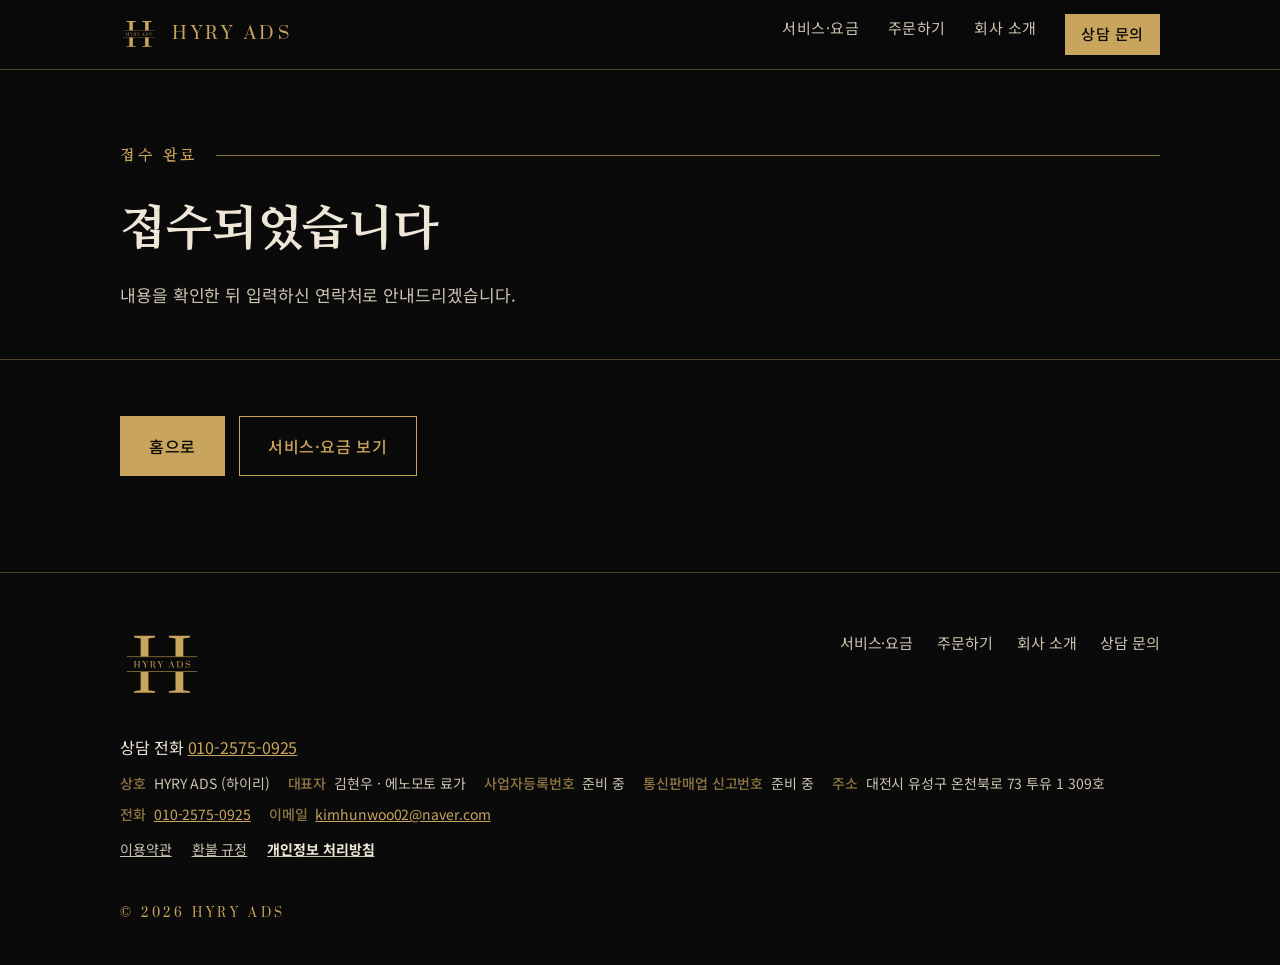
<file: hyry-ads-site 3/public/thanks.html>
<!doctype html>
<html lang="ko">
<head>
<meta charset="utf-8">
<meta name="viewport" content="width=device-width, initial-scale=1, viewport-fit=cover">
<title>접수 완료 | HYRY ADS</title>
<meta name="description" content="HYRY ADS(하이리)는 웹사이트 제작부터 SNS 콘텐츠, 영상 편집, 광고 운영까지 브랜드 성장에 필요한 서비스를 합리적인 패키지로 제공합니다.">
<meta name="robots" content="noindex">
<meta name="theme-color" content="#0A0A0A">
<link rel="icon" href="favicon.ico" sizes="32x32">
<link rel="icon" href="favicon.svg" type="image/svg+xml">
<link rel="apple-touch-icon" href="apple-touch-icon.png">
<link rel="manifest" href="site.webmanifest">
<link rel="preconnect" href="https://fonts.googleapis.com">
<link rel="preconnect" href="https://fonts.gstatic.com" crossorigin>
<link rel="stylesheet" href="https://fonts.googleapis.com/css2?family=Prata&family=Nanum+Myeongjo:wght@400;700;800&family=Noto+Sans+KR:wght@400;500;700&display=swap">
<link rel="stylesheet" href="site.css">
</head>
<body>
<header class="top">
  <div class="wrap">
    <a class="brand" href="index.html" aria-label="HYRY ADS 홈">
      <span class="emblem"><svg aria-hidden="true" xmlns="http://www.w3.org/2000/svg" viewBox="0 0 307.09 257.92"><g transform="translate(41.09 232.96)"><mask id="m-hdr" maskUnits="userSpaceOnUse" x="-49.6" y="-218.0" width="324.1" height="228.0"><rect x="-49.6" y="-218.0" width="324.1" height="228.0" fill="#fff"/><rect x="-16.133000000000003" y="-132.35116716566574" width="257.166" height="56.70233433133148" fill="#000"/></mask><g mask="url(#m-hdr)"><path d="M10.4 0.0V-5.46L34.32 -9.36V-198.64000000000001L10.4 -202.28V-208.0H86.84V-202.28L62.92 -198.64000000000001V-113.36H161.72V-198.64000000000001L137.54 -202.28V-208.0H214.5V-202.28L190.32 -198.64000000000001V-9.36L214.5 -5.46V0.0H137.54V-5.46L161.72 -9.36V-106.86H62.92V-9.36L86.84 -5.46V0.0Z" fill="currentColor"/></g><rect x="-16.133000000000003" y="-132.35116716566574" width="257.166" height="2.08" fill="currentColor"/><rect x="-16.133000000000003" y="-77.72883283433426" width="257.166" height="2.08" fill="currentColor"/><g transform="translate(8.38 -91.95)"><path d="M1.205406767247693 0.0V-0.6328385528050389L3.977842331917387 -1.0848660905229237V-23.023269254430936L1.205406767247693 -23.44516162296763V-24.10813534495386H10.065146506518236V-23.44516162296763L7.292710941848543 -23.023269254430936V-13.138933762999853H18.744075230701625V-23.023269254430936L15.94150449685074 -23.44516162296763V-24.10813534495386H24.861514574483667V-23.44516162296763L22.058943840632782 -23.023269254430936V-1.0848660905229237L24.861514574483667 -0.6328385528050389V0.0H15.94150449685074V-0.6328385528050389L18.744075230701625 -1.0848660905229237V-12.385554533470046H7.292710941848543V-1.0848660905229237L10.065146506518236 -0.6328385528050389V0.0ZM38.603151721107366 0.0V-0.6328385528050389L41.40572245495825 -1.0848660905229237V-10.24595752160539L34.08287634392852 -23.023269254430936L31.702197978614326 -23.44516162296763V-24.10813534495386H40.77288390215321V-23.44516162296763L37.970313168302326 -23.023269254430936L44.298698696352716 -12.084202841658122L50.11478634832284 -21.998673502270396L46.498566046579754 -23.44516162296763V-24.10813534495386H53.24884394316683V-23.44516162296763L50.92843591621503 -21.968538333089207L44.660320726527026 -11.240418104584737V-1.0848660905229237L47.46289146037791 -0.6328385528050389V0.0ZM74.16265135491432 -3.2847334407499633 73.59008314047166 -7.322846111029735Q73.28873144865973 -9.372037615350813 72.18879777354621 -10.532241628826718Q71.0888640984327 -11.692445642302623 68.76845607148088 -11.692445642302623H66.41791287534788V-1.0848660905229237L69.19034844001757 -0.6328385528050389V0.0H60.330608700747035V-0.6328385528050389L63.10304426541673 -1.0848660905229237V-23.023269254430936L60.330608700747035 -23.44516162296763V-24.10813534495386H68.76845607148088Q73.68048864801523 -24.10813534495386 75.88035599824227 -22.57124171671305Q78.08022334846932 -21.034348088472242 78.08022334846932 -17.90029049362824Q78.08022334846932 -12.71704139446316 71.81210815878131 -11.903391826570969V-11.722580811483814Q74.13251618573312 -11.3910939504907 75.53380155265856 -10.065146506518236Q76.93508691958401 -8.739199062545774 77.29670894975831 -6.5393317123187344L77.68846614911381 -3.9477071627361946Q77.92954750256335 -2.2601376885894244 78.24596677896588 -1.657434304965578Q78.56238605536839 -1.0547309213417313 79.22535977735463 -1.0547309213417313Q79.67738731507251 -1.0547309213417313 80.18968519115278 -1.3410150285630584Q80.70198306723304 -1.6272991357843856 81.15401060495093 -2.0793266735022704L81.6663084810312 -1.5368936282408086Q80.79238857477662 -0.5424330452614619 79.85819833015967 -0.12054067672476931Q78.9240080855427 0.30135169181192323 77.83914199501977 0.30135169181192323Q76.151572520873 0.30135169181192323 75.30778778379963 -0.5122978760802696Q74.46400304672623 -1.3259474439724623 74.16265135491432 -3.2847334407499633ZM69.79305182364142 -12.415689702651237Q71.99291917386846 -12.415689702651237 73.21339352570675 -13.756704731214295Q74.43386787754504 -15.097719759777355 74.43386787754504 -17.719479478541086V-18.352318031346126Q74.43386787754504 -23.354756115424053 68.76845607148088 -23.354756115424053H66.41791287534788V-12.415689702651237ZM93.56970030760218 0.0V-0.6328385528050389L96.37227104145306 -1.0848660905229237V-10.24595752160539L89.04942493042333 -23.023269254430936L86.66874656510913 -23.44516162296763V-24.10813534495386H95.73943248864802V-23.44516162296763L92.93686175479714 -23.023269254430936L99.26524728284753 -12.084202841658122L105.08133493481765 -21.998673502270396L101.46511463307456 -23.44516162296763V-24.10813534495386H108.21539252966164V-23.44516162296763L105.89498450270983 -21.968538333089207L99.62686931302183 -11.240418104584737V-1.0848660905229237L102.42944004687271 -0.6328385528050389V0.0ZM127.08000843708804 0.0V-0.6328385528050389L130.0332550168449 -1.8382453200527318L138.74231891020946 -24.710838728577706H139.22448161710855L147.45138280357406 -1.0848660905229237L150.22381836824374 -0.6328385528050389V0.0H141.3640786289732V-0.6328385528050389L143.83516250183098 -1.024595752160539L141.27367312142962 -8.16663084810312H133.25771811923246L130.81676941555588 -1.8382453200527318L133.5289346418632 -0.6328385528050389V0.0ZM133.498799472682 -8.799469400908158H141.06272693716127L137.44650663541822 -19.40704895268786ZM157.42612380254872 -0.6328385528050389 160.19855936721842 -1.0848660905229237V-23.023269254430936L157.42612380254872 -23.44516162296763V-24.10813534495386H168.96789359894538Q172.28276220887653 -24.10813534495386 174.85931917386847 -22.616444470484836Q177.4358761388604 -21.124753596015818 178.88236425955765 -18.397520785117912Q180.3288523802549 -15.67028797422001 180.3288523802549 -12.05406767247693Q180.3288523802549 -8.43784737073385 178.88236425955765 -5.710614559835945Q177.4358761388604 -2.98338174893804 174.84425158927786 -1.49169087446902Q172.25262703969534 0.0 168.96789359894538 0.0H157.42612380254872ZM168.96789359894538 -0.7232440603486158Q171.16776094917242 -0.7232440603486158 172.87039800790978 -1.7478398125091548Q174.57303506664715 -2.772435564669694 175.5373604804453 -4.806559484400176Q176.50168589424345 -6.840683404130658 176.50168589424345 -9.73365964552512V-14.37447569942874Q176.50168589424345 -17.267451940823204 175.5373604804453 -19.286508275963087Q174.57303506664715 -21.305564611102973 172.87039800790978 -22.330160363263513Q171.16776094917242 -23.354756115424053 168.96789359894538 -23.354756115424053H163.51342797714958V-0.7232440603486158ZM193.82940817342902 -0.9944605829793467 191.2679187930277 0.30135169181192323H190.60494507104144V-7.443386787754505H191.2679187930277L193.8595433426102 -1.8382453200527318Q196.36076238464918 -0.06027033836238465 199.58522548703675 -0.06027033836238465Q202.23712037498169 -0.06027033836238465 203.96989260290025 -1.4615557052878279Q205.7026648308188 -2.862841072213271 205.7026648308188 -5.394195283433426Q205.7026648308188 -7.232440603486158 204.5876635711147 -8.302239109418485Q203.47266231141057 -9.372037615350813 200.9714432693716 -10.004876168155851L195.96900518529367 -11.300688442947122Q193.34724546652996 -11.993797334114545 192.0212980225575 -13.66629922367072Q190.69535057858502 -15.338801113226893 190.69535057858502 -17.62907397099751Q190.69535057858502 -19.70840064449978 191.52406773106782 -21.32063219569357Q192.3527848835506 -22.93286374688736 193.94994885015382 -23.82185123773253Q195.547112816757 -24.710838728577706 197.74698016698403 -24.710838728577706Q200.48928056247254 -24.710838728577706 202.6590127435184 -23.776648483960745L204.85888009374543 -24.710838728577706H205.52185381573165V-18.56326421561447H204.85888009374543L202.68914791269958 -22.962998916068553Q200.42901022411016 -24.047865006591476 197.77711533616522 -24.047865006591476Q195.15535561740148 -24.047865006591476 193.6485971583419 -22.706849978028416Q192.14183869928226 -21.36583494946536 192.14183869928226 -19.165967599238318Q192.14183869928226 -17.538668463453934 193.21163720521457 -16.604478218836974Q194.2814357111469 -15.67028797422001 196.36076238464918 -15.127854928958547L201.7549576680826 -13.711501977442508Q204.37671738684634 -13.048528255456276 205.657462077047 -11.436296704262487Q206.9382067672477 -9.824065153068698 206.9382067672477 -6.5393317123187344Q206.9382067672477 -3.1943279332063863 204.87394767833604 -1.29581227479127Q202.80968858942435 0.6027033836238465 199.34414413358724 0.6027033836238465Q196.54157339973634 0.6027033836238465 193.82940817342902 -0.9944605829793467Z" fill="currentColor"/></g></g></svg></span>
      <span>HYRY ADS</span>
    </a>
    <nav class="nav" aria-label="메인 메뉴">
      <a href="services.html">서비스·요금</a><a href="order.html">주문하기</a><a href="about.html">회사 소개</a><a class="cta" href="contact.html">상담 문의</a>
    </nav>
  </div>
</header>

<main id="top">
  <section class="page-hero">
    <div class="wrap">
      <div class="band"><span>접수 완료</span></div>
      <h1>접수되었습니다</h1>
      <p>내용을 확인한 뒤 입력하신 연락처로 안내드리겠습니다.</p>
    </div>
  </section>

  <section class="result"><div class="wrap"><div class="actions"><a class="btn solid" href="index.html">홈으로</a><a class="btn ghost" href="services.html">서비스·요금 보기</a></div></div></section>

</main>

<footer>
  <div class="wrap">
    <a href="index.html" class="emblem" aria-label="HYRY ADS 홈"><svg aria-hidden="true" xmlns="http://www.w3.org/2000/svg" viewBox="0 0 307.09 257.92"><g transform="translate(41.09 232.96)"><mask id="m-ftr" maskUnits="userSpaceOnUse" x="-49.6" y="-218.0" width="324.1" height="228.0"><rect x="-49.6" y="-218.0" width="324.1" height="228.0" fill="#fff"/><rect x="-16.133000000000003" y="-132.35116716566574" width="257.166" height="56.70233433133148" fill="#000"/></mask><g mask="url(#m-ftr)"><path d="M10.4 0.0V-5.46L34.32 -9.36V-198.64000000000001L10.4 -202.28V-208.0H86.84V-202.28L62.92 -198.64000000000001V-113.36H161.72V-198.64000000000001L137.54 -202.28V-208.0H214.5V-202.28L190.32 -198.64000000000001V-9.36L214.5 -5.46V0.0H137.54V-5.46L161.72 -9.36V-106.86H62.92V-9.36L86.84 -5.46V0.0Z" fill="currentColor"/></g><rect x="-16.133000000000003" y="-132.35116716566574" width="257.166" height="2.08" fill="currentColor"/><rect x="-16.133000000000003" y="-77.72883283433426" width="257.166" height="2.08" fill="currentColor"/><g transform="translate(8.38 -91.95)"><path d="M1.205406767247693 0.0V-0.6328385528050389L3.977842331917387 -1.0848660905229237V-23.023269254430936L1.205406767247693 -23.44516162296763V-24.10813534495386H10.065146506518236V-23.44516162296763L7.292710941848543 -23.023269254430936V-13.138933762999853H18.744075230701625V-23.023269254430936L15.94150449685074 -23.44516162296763V-24.10813534495386H24.861514574483667V-23.44516162296763L22.058943840632782 -23.023269254430936V-1.0848660905229237L24.861514574483667 -0.6328385528050389V0.0H15.94150449685074V-0.6328385528050389L18.744075230701625 -1.0848660905229237V-12.385554533470046H7.292710941848543V-1.0848660905229237L10.065146506518236 -0.6328385528050389V0.0ZM38.603151721107366 0.0V-0.6328385528050389L41.40572245495825 -1.0848660905229237V-10.24595752160539L34.08287634392852 -23.023269254430936L31.702197978614326 -23.44516162296763V-24.10813534495386H40.77288390215321V-23.44516162296763L37.970313168302326 -23.023269254430936L44.298698696352716 -12.084202841658122L50.11478634832284 -21.998673502270396L46.498566046579754 -23.44516162296763V-24.10813534495386H53.24884394316683V-23.44516162296763L50.92843591621503 -21.968538333089207L44.660320726527026 -11.240418104584737V-1.0848660905229237L47.46289146037791 -0.6328385528050389V0.0ZM74.16265135491432 -3.2847334407499633 73.59008314047166 -7.322846111029735Q73.28873144865973 -9.372037615350813 72.18879777354621 -10.532241628826718Q71.0888640984327 -11.692445642302623 68.76845607148088 -11.692445642302623H66.41791287534788V-1.0848660905229237L69.19034844001757 -0.6328385528050389V0.0H60.330608700747035V-0.6328385528050389L63.10304426541673 -1.0848660905229237V-23.023269254430936L60.330608700747035 -23.44516162296763V-24.10813534495386H68.76845607148088Q73.68048864801523 -24.10813534495386 75.88035599824227 -22.57124171671305Q78.08022334846932 -21.034348088472242 78.08022334846932 -17.90029049362824Q78.08022334846932 -12.71704139446316 71.81210815878131 -11.903391826570969V-11.722580811483814Q74.13251618573312 -11.3910939504907 75.53380155265856 -10.065146506518236Q76.93508691958401 -8.739199062545774 77.29670894975831 -6.5393317123187344L77.68846614911381 -3.9477071627361946Q77.92954750256335 -2.2601376885894244 78.24596677896588 -1.657434304965578Q78.56238605536839 -1.0547309213417313 79.22535977735463 -1.0547309213417313Q79.67738731507251 -1.0547309213417313 80.18968519115278 -1.3410150285630584Q80.70198306723304 -1.6272991357843856 81.15401060495093 -2.0793266735022704L81.6663084810312 -1.5368936282408086Q80.79238857477662 -0.5424330452614619 79.85819833015967 -0.12054067672476931Q78.9240080855427 0.30135169181192323 77.83914199501977 0.30135169181192323Q76.151572520873 0.30135169181192323 75.30778778379963 -0.5122978760802696Q74.46400304672623 -1.3259474439724623 74.16265135491432 -3.2847334407499633ZM69.79305182364142 -12.415689702651237Q71.99291917386846 -12.415689702651237 73.21339352570675 -13.756704731214295Q74.43386787754504 -15.097719759777355 74.43386787754504 -17.719479478541086V-18.352318031346126Q74.43386787754504 -23.354756115424053 68.76845607148088 -23.354756115424053H66.41791287534788V-12.415689702651237ZM93.56970030760218 0.0V-0.6328385528050389L96.37227104145306 -1.0848660905229237V-10.24595752160539L89.04942493042333 -23.023269254430936L86.66874656510913 -23.44516162296763V-24.10813534495386H95.73943248864802V-23.44516162296763L92.93686175479714 -23.023269254430936L99.26524728284753 -12.084202841658122L105.08133493481765 -21.998673502270396L101.46511463307456 -23.44516162296763V-24.10813534495386H108.21539252966164V-23.44516162296763L105.89498450270983 -21.968538333089207L99.62686931302183 -11.240418104584737V-1.0848660905229237L102.42944004687271 -0.6328385528050389V0.0ZM127.08000843708804 0.0V-0.6328385528050389L130.0332550168449 -1.8382453200527318L138.74231891020946 -24.710838728577706H139.22448161710855L147.45138280357406 -1.0848660905229237L150.22381836824374 -0.6328385528050389V0.0H141.3640786289732V-0.6328385528050389L143.83516250183098 -1.024595752160539L141.27367312142962 -8.16663084810312H133.25771811923246L130.81676941555588 -1.8382453200527318L133.5289346418632 -0.6328385528050389V0.0ZM133.498799472682 -8.799469400908158H141.06272693716127L137.44650663541822 -19.40704895268786ZM157.42612380254872 -0.6328385528050389 160.19855936721842 -1.0848660905229237V-23.023269254430936L157.42612380254872 -23.44516162296763V-24.10813534495386H168.96789359894538Q172.28276220887653 -24.10813534495386 174.85931917386847 -22.616444470484836Q177.4358761388604 -21.124753596015818 178.88236425955765 -18.397520785117912Q180.3288523802549 -15.67028797422001 180.3288523802549 -12.05406767247693Q180.3288523802549 -8.43784737073385 178.88236425955765 -5.710614559835945Q177.4358761388604 -2.98338174893804 174.84425158927786 -1.49169087446902Q172.25262703969534 0.0 168.96789359894538 0.0H157.42612380254872ZM168.96789359894538 -0.7232440603486158Q171.16776094917242 -0.7232440603486158 172.87039800790978 -1.7478398125091548Q174.57303506664715 -2.772435564669694 175.5373604804453 -4.806559484400176Q176.50168589424345 -6.840683404130658 176.50168589424345 -9.73365964552512V-14.37447569942874Q176.50168589424345 -17.267451940823204 175.5373604804453 -19.286508275963087Q174.57303506664715 -21.305564611102973 172.87039800790978 -22.330160363263513Q171.16776094917242 -23.354756115424053 168.96789359894538 -23.354756115424053H163.51342797714958V-0.7232440603486158ZM193.82940817342902 -0.9944605829793467 191.2679187930277 0.30135169181192323H190.60494507104144V-7.443386787754505H191.2679187930277L193.8595433426102 -1.8382453200527318Q196.36076238464918 -0.06027033836238465 199.58522548703675 -0.06027033836238465Q202.23712037498169 -0.06027033836238465 203.96989260290025 -1.4615557052878279Q205.7026648308188 -2.862841072213271 205.7026648308188 -5.394195283433426Q205.7026648308188 -7.232440603486158 204.5876635711147 -8.302239109418485Q203.47266231141057 -9.372037615350813 200.9714432693716 -10.004876168155851L195.96900518529367 -11.300688442947122Q193.34724546652996 -11.993797334114545 192.0212980225575 -13.66629922367072Q190.69535057858502 -15.338801113226893 190.69535057858502 -17.62907397099751Q190.69535057858502 -19.70840064449978 191.52406773106782 -21.32063219569357Q192.3527848835506 -22.93286374688736 193.94994885015382 -23.82185123773253Q195.547112816757 -24.710838728577706 197.74698016698403 -24.710838728577706Q200.48928056247254 -24.710838728577706 202.6590127435184 -23.776648483960745L204.85888009374543 -24.710838728577706H205.52185381573165V-18.56326421561447H204.85888009374543L202.68914791269958 -22.962998916068553Q200.42901022411016 -24.047865006591476 197.77711533616522 -24.047865006591476Q195.15535561740148 -24.047865006591476 193.6485971583419 -22.706849978028416Q192.14183869928226 -21.36583494946536 192.14183869928226 -19.165967599238318Q192.14183869928226 -17.538668463453934 193.21163720521457 -16.604478218836974Q194.2814357111469 -15.67028797422001 196.36076238464918 -15.127854928958547L201.7549576680826 -13.711501977442508Q204.37671738684634 -13.048528255456276 205.657462077047 -11.436296704262487Q206.9382067672477 -9.824065153068698 206.9382067672477 -6.5393317123187344Q206.9382067672477 -3.1943279332063863 204.87394767833604 -1.29581227479127Q202.80968858942435 0.6027033836238465 199.34414413358724 0.6027033836238465Q196.54157339973634 0.6027033836238465 193.82940817342902 -0.9944605829793467Z" fill="currentColor"/></g></g></svg></a>
    <nav aria-label="하단 메뉴">
      <a href="services.html">서비스·요금</a><a href="order.html">주문하기</a><a href="about.html">회사 소개</a><a href="contact.html">상담 문의</a>
    </nav>
    <div class="biz">
      <p class="biz-call">상담 전화 <a href="tel:+821025750925">010-2575-0925</a></p>
      <p class="biz-info"><span><b>상호</b> HYRY ADS (하이리)</span><span><b>대표자</b> 김현우 · 에노모토 료가</span><span><b>사업자등록번호</b> 준비 중</span><span><b>통신판매업 신고번호</b> 준비 중</span><span><b>주소</b> 대전시 유성구 온천북로 73 투유 1 309호</span><span><b>전화</b> <a href="tel:+821025750925">010-2575-0925</a></span><span><b>이메일</b> <a href="mailto:kimhunwoo02@naver.com">kimhunwoo02@naver.com</a></span></p>
      <p class="legal"><a href="terms.html">이용약관</a><a href="refund.html">환불 규정</a><a href="privacy.html"><b>개인정보 처리방침</b></a></p>
    </div>
    <small>© 2026 HYRY ADS</small>
  </div>
</footer>
<script>
(function(){
  var reduce = window.matchMedia && window.matchMedia('(prefers-reduced-motion: reduce)').matches;
  if (reduce || !('IntersectionObserver' in window)) return;
  var groups = [
    ['main section:not(.hero):not(.page-hero) .band', 0],
    ['main section:not(.hero):not(.page-hero) h2', 0.1],
    ['.svc article', 0.12], ['.pl-group', 0.12], ['.pl-notes', 0],
    ['.steps li', 0.14], ['.vals > div', 0.14], ['.about dl', 0],
    ['.cta-band .wrap', 0], ['.contact .intro p', 0.1], ['#contact-form', 0.15],
    ['footer .wrap', 0]
  ];
  var els = [];
  groups.forEach(function(g){
    Array.prototype.forEach.call(document.querySelectorAll(g[0]), function(el, i){
      el.classList.add('rv');
      el.style.setProperty('--d', (g[1] ? (i % 5) * g[1] : 0) + 's');
      els.push(el);
    });
  });
  var io = new IntersectionObserver(function(entries){
    entries.forEach(function(en){ if (en.isIntersecting) { en.target.classList.add('in'); io.unobserve(en.target); } });
  }, { threshold: 0.12, rootMargin: '0px 0px -6% 0px' });
  els.forEach(function(el){
    if (el.getBoundingClientRect().top < window.innerHeight * 0.94) el.classList.add('in');
    else io.observe(el);
  });
  document.documentElement.classList.add('js-reveal');
})();
</script>
</body>
</html>
</file>
<file: hyry-ads-site 3/public/site.css>
html,body{margin:0}
/* Layout: a single dark "maison" page. Gold hairline bands (the logo's banner) frame every section label. */
:root{
  color-scheme: dark;
  --ink:#0A0A0A;          /* page ground, same black as the logo */
  --panel:#13110E;        /* warm near-black for raised bands */
  --gold:#C9A45C;         /* logo gold */
  --gold-dim:#8E7642;     /* hairlines, quiet details */
  --ivory:#EEE7D8;        /* running text */
  --muted:#CBC2B0;        /* secondary text, kept bright enough to read on black */
  --line:rgba(201,164,92,.36);
  --f-latin:"Prata","Nanum Myeongjo",Georgia,serif;
  --f-serif:"Nanum Myeongjo","AppleMyungjo","Batang",serif;
  --f-body:"Noto Sans KR","Apple SD Gothic Neo","Malgun Gothic",system-ui,sans-serif;
  --wrap:1120px;
}
*{box-sizing:border-box}
html{scroll-behavior:smooth}
@media (prefers-reduced-motion:reduce){html{scroll-behavior:auto}}
body{margin:0;background:var(--ink);color:var(--ivory);font-family:var(--f-body);font-size:17px;line-height:1.9;letter-spacing:-.005em;word-break:keep-all;-webkit-font-smoothing:antialiased}
body::before{content:"";position:fixed;inset:0 0 auto;height:env(safe-area-inset-top,0px);z-index:10;background:var(--ink)}
a{color:inherit}
:focus-visible{outline:1px solid var(--gold);outline-offset:4px}
.wrap{max-width:var(--wrap);margin:0 auto;padding-left:max(16px,env(safe-area-inset-left,0px));padding-right:max(16px,env(safe-area-inset-right,0px))}
@media (min-width:720px){.wrap{padding-left:max(40px,env(safe-area-inset-left,0px));padding-right:max(40px,env(safe-area-inset-right,0px))}}
.emblem{display:block;color:var(--gold)}
.emblem svg{display:block;width:100%;height:auto}

/* header */
.top{position:sticky;top:env(safe-area-inset-top,0px);z-index:9;background:rgba(10,10,10,.92);backdrop-filter:blur(8px);border-bottom:1px solid var(--line)}
.top .wrap{display:flex;align-items:center;justify-content:space-between;gap:24px;padding-block:14px}
.brand{display:flex;align-items:center;gap:14px;text-decoration:none}
.brand .emblem{width:38px}
.brand span{font-family:var(--f-latin);font-size:17px;letter-spacing:.22em;color:var(--gold)}
.nav{display:flex;gap:28px;font-size:14px;letter-spacing:.04em}
.nav a{text-decoration:none;color:var(--muted);transition:color .2s}
.nav a:hover{color:var(--gold)}
.nav .cta{color:var(--ink);background:var(--gold);padding:6px 16px;font-weight:500}
.nav .cta:hover{color:var(--ink);background:var(--ivory)}
@media (max-width:760px){.nav a:not(.cta){display:none}}

/* banner label: the logo's band, reused */
.band{display:grid;grid-template-columns:auto 1fr;align-items:center;gap:18px;margin:0 0 44px}
.band::after{content:"";height:1px;background:var(--gold-dim)}
.band span{font-family:var(--f-serif);font-weight:700;font-size:14px;letter-spacing:.32em;color:var(--gold)}

section{padding-block:96px}
@media (max-width:720px){section{padding-block:72px}}
h1,h2,h3{font-family:var(--f-serif);font-weight:800;text-wrap:balance;letter-spacing:-.01em;margin:0}

/* hero */
.hero{padding-block:88px 104px;border-bottom:1px solid var(--line)}
.hero .wrap{display:grid;grid-template-columns:minmax(0,1.15fr) minmax(0,.85fr);gap:56px;align-items:center}
.hero h1{font-size:clamp(34px,5.4vw,64px);line-height:1.4;color:var(--ivory)}
.hero h1 em{font-style:normal;color:var(--gold)}
.hero .lead{max-width:30em;margin:28px 0 40px;color:var(--muted);font-size:17px}
.hero .actions{display:flex;flex-wrap:wrap;gap:16px}
.btn{display:inline-flex;align-items:center;gap:12px;padding:14px 28px;font-family:var(--f-body);font-size:15px;font-weight:500;letter-spacing:.04em;text-decoration:none;border:1px solid var(--gold);cursor:pointer;transition:background .25s,color .25s}
.btn.solid{background:var(--gold);color:var(--ink)}
.btn.solid:hover{background:var(--ivory);border-color:var(--ivory)}
.btn.ghost{color:var(--gold);background:transparent}
.btn.ghost:hover{background:rgba(201,164,92,.1)}
.hero .mark{justify-self:center;width:min(100%,380px)}
.hero .reading{margin-top:22px;text-align:center;font-family:var(--f-serif);font-weight:700;font-size:13px;letter-spacing:.4em;color:var(--gold-dim)}
@media (max-width:820px){.hero .wrap{grid-template-columns:1fr}.hero .mark{order:-1;width:min(70%,260px)}}
@media (prefers-reduced-motion:no-preference){
  .hero .mark .emblem{animation:rise 1.4s cubic-bezier(.2,.7,.2,1) both}
  @keyframes rise{from{transform:translateY(10px);opacity:.55}to{transform:none;opacity:1}}
}

/* services */
.services h2,.process h2,.values h2,.about h2{font-size:clamp(26px,3.4vw,38px);line-height:1.45;margin-bottom:56px;max-width:17em}
.svc{display:grid;grid-template-columns:repeat(2,minmax(0,1fr));border-top:1px solid var(--line)}
.svc article{padding:40px 40px 44px 0;border-bottom:1px solid var(--line);min-width:0}
.svc article:nth-child(odd){border-right:1px solid var(--line)}
.svc article:nth-child(even){padding-left:40px;padding-right:0}
.svc h3{font-size:23px;margin:0 0 14px;color:var(--gold)}
.svc p{margin:0 0 18px;color:var(--muted)}
.svc ul{list-style:none;margin:0;padding:0;display:flex;flex-wrap:wrap;gap:8px}
.svc li{font-size:13px;color:var(--ivory);border:1px solid var(--line);padding:3px 12px}
@media (max-width:760px){.svc{grid-template-columns:1fr}.svc article,.svc article:nth-child(even){padding:32px 0;border-right:0}}

/* process: a real sequence, so it is numbered */
.process{background:var(--panel);border-block:1px solid var(--line)}
.steps{list-style:none;margin:0;padding:0;display:grid;grid-template-columns:repeat(5,minmax(0,1fr))}
.steps li{position:relative;padding:28px 22px 0 0;border-top:1px solid var(--gold-dim);min-width:0}
.steps li::before{content:"";position:absolute;top:-4px;left:0;width:7px;height:7px;background:var(--gold);transform:rotate(45deg)}
.steps .no{font-family:var(--f-latin);font-size:30px;color:var(--gold);line-height:1}
.steps h3{font-size:19px;margin:14px 0 10px}
.steps p{margin:0;font-size:14px;color:var(--muted);line-height:1.75}
@media (max-width:900px){.steps{grid-template-columns:1fr}.steps li{padding:24px 0 28px 28px;border-top:0;border-left:1px solid var(--gold-dim)}.steps li::before{top:30px;left:-4px}}

/* values */
.vals{display:grid;grid-template-columns:repeat(3,minmax(0,1fr));gap:48px}
.vals div{min-width:0}
.vals h3{font-size:22px;margin-bottom:14px;color:var(--gold)}
.vals p{margin:0;color:var(--muted)}
@media (max-width:820px){.vals{grid-template-columns:1fr;gap:36px}}

/* about */
.about{background:var(--panel);border-top:1px solid var(--line)}
.about dl{margin:0;display:grid;grid-template-columns:minmax(120px,200px) minmax(0,1fr);border-top:1px solid var(--line)}
.about dt,.about dd{margin:0;padding:20px 0;border-bottom:1px solid var(--line)}
.about dt{font-size:14px;font-weight:500;color:var(--gold)}
.about dd{color:var(--ivory)}
.about dd small{color:var(--muted);font-size:14px}
@media (max-width:560px){.about dl{grid-template-columns:1fr}.about dt{padding-bottom:4px;border-bottom:0}.about dd{padding-top:0}}

/* contact */
.contact .wrap{display:grid;grid-template-columns:minmax(0,.9fr) minmax(0,1.1fr);gap:64px}
.contact h2{font-size:clamp(26px,3.4vw,38px);line-height:1.45;margin-bottom:22px}
.contact .intro p{color:var(--muted);margin:0 0 18px;max-width:28em}
form{display:grid;gap:22px;min-width:0}
.row2{display:grid;grid-template-columns:1fr 1fr;gap:22px}
@media (max-width:560px){.row2{grid-template-columns:1fr}}
label{display:grid;gap:8px;font-size:13px;font-weight:500;letter-spacing:.04em;color:var(--gold)}
input,select,textarea{font:inherit;font-weight:400;font-size:15px;letter-spacing:0;color:var(--ivory);background:transparent;border:0;border-bottom:1px solid var(--gold-dim);padding:10px 2px;border-radius:0;width:100%}
select option{background:var(--panel);color:var(--ivory)}
textarea{min-height:130px;resize:vertical}
input:focus,select:focus,textarea:focus{outline:none;border-bottom-color:var(--gold)}
.form-foot{display:flex;flex-wrap:wrap;align-items:center;gap:18px}
.note{font-size:13px;color:var(--muted);margin:0}
.done{border:1px solid var(--line);padding:18px 20px;color:var(--ivory);font-size:14px}
@media (max-width:820px){.contact .wrap{grid-template-columns:1fr;gap:40px}}

/* footer */
footer{border-top:1px solid var(--line);padding-block:56px 40px}
footer .wrap{display:flex;flex-wrap:wrap;justify-content:space-between;align-items:flex-end;gap:32px}
footer .emblem{width:84px}
footer nav{display:flex;flex-wrap:wrap;gap:24px;font-size:14px}
footer nav a{color:var(--muted);text-decoration:none}
footer nav a:hover{color:var(--gold)}
footer small{display:block;width:100%;font-family:var(--f-latin);font-size:11px;letter-spacing:.3em;color:var(--gold-dim);margin-top:8px}

/* readability: larger small text, brighter secondary lines */
.nav{font-size:15px}
.band span{font-size:15px;letter-spacing:.24em}
.hero .lead{font-size:18px}
.hero .reading{color:var(--gold);font-size:14px;letter-spacing:.3em}
.btn{font-size:16px}
.svc h3{font-size:24px}
.svc p{font-size:16.5px}
.svc li{font-size:14px;padding:4px 14px}
.steps h3{font-size:20px}
.steps p{font-size:15.5px;line-height:1.8}
.vals h3{font-size:24px}
.vals p{font-size:16.5px}
.about dt{font-size:15px}
.about dd{font-size:17px}
.about dd small{font-size:15px}
.contact .intro p{font-size:17px}
label{font-size:14px}
input,select,textarea{font-size:16px}
.note{font-size:14px}
.done{font-size:15px}
footer nav{font-size:15px}
footer small{font-size:12px;color:var(--gold)}
@media (max-width:560px){body{font-size:16.5px}.hero .lead{font-size:17px}}

/* plans: price list */
.plans{background:var(--panel);border-top:1px solid var(--line);border-bottom:1px solid var(--line)}
.plans h2{font-size:clamp(26px,3.4vw,38px);line-height:1.45;margin-bottom:18px}
.pl-intro{color:var(--muted);margin:0 0 48px;max-width:40em}
.pl-grid{display:grid;grid-template-columns:repeat(2,minmax(0,1fr));gap:28px}
.pl-group{border:1px solid var(--line);background:var(--ink);padding:32px 32px 12px;min-width:0}
.pl-group h3{font-size:22px;color:var(--gold);margin:0 0 8px}
.pl-group ul{list-style:none;margin:0;padding:0}
.pl-group li{padding:20px 0;border-bottom:1px solid var(--line)}
.pl-group li:last-child{border-bottom:0}
.pl-head{display:flex;justify-content:space-between;align-items:baseline;gap:16px;margin-bottom:6px}
.pl-head h4{margin:0;font-family:var(--f-body);font-weight:700;font-size:17px;color:var(--ivory)}
.pl-price{margin:0;font-family:var(--f-serif);font-weight:800;font-size:20px;color:var(--gold);white-space:nowrap}
.pl-group li > p{margin:0;font-size:15px;line-height:1.75;color:var(--muted)}
.pl-tiers{width:100%;margin-top:14px;border-collapse:collapse;font-size:15px}
.pl-tiers th{font-weight:500;font-size:13px;color:var(--gold);text-align:right;padding:0 0 6px;border-bottom:1px solid var(--line)}
.pl-tiers th:first-child,.pl-tiers td:first-child{text-align:left}
.pl-tiers td{padding:8px 0;text-align:right;color:var(--ivory);border-bottom:1px solid rgba(201,164,92,.18)}
.pl-tiers td:last-child{color:var(--gold)}
.pl-tiers tr:last-child td{border-bottom:0}
.pl-group .pl-terms{margin:14px 0 0;padding:14px 0 0;border-top:1px solid rgba(201,164,92,.18);display:grid;gap:4px}
.pl-group .pl-terms li{position:relative;padding:0 0 0 14px;border:0;font-size:14px;line-height:1.7;color:var(--muted)}
.pl-group .pl-terms li::before{content:"";position:absolute;left:0;top:.75em;width:5px;height:1px;background:var(--gold)}
.pl-notes{margin-top:56px}
.pl-notes h3{font-size:22px;color:var(--gold);margin:0 0 20px}
.pl-notes ul{list-style:none;margin:0;padding:0;border-top:1px solid var(--line)}
.pl-notes li{display:grid;grid-template-columns:minmax(120px,180px) minmax(0,1fr);gap:24px;padding:16px 0;border-bottom:1px solid var(--line);font-size:15.5px;color:var(--muted);line-height:1.8}
.pl-notes strong{color:var(--ivory);font-weight:500}
.fine{margin:28px 0 0;font-size:15.5px;color:var(--ivory)}
@media (max-width:900px){.pl-grid{grid-template-columns:1fr}}
@media (max-width:560px){.pl-group{padding:26px 20px 6px}.pl-notes li{grid-template-columns:1fr;gap:4px}}

/* scroll reveal: only armed by script, so the page is complete without it */
.js-reveal .rv{opacity:0;transform:translateY(32px);transition:opacity 1s ease var(--d,0s),transform 1.1s cubic-bezier(.2,.7,.2,1) var(--d,0s)}
.js-reveal .rv.in{opacity:1;transform:none}
.js-reveal .band.rv{transform:none}
.js-reveal .band.rv::after{transform:scaleX(0);transform-origin:left center;transition:transform 1.4s cubic-bezier(.2,.7,.2,1) .25s}
.js-reveal .band.rv.in::after{transform:scaleX(1)}
.js-reveal .steps li.rv::before{transform:rotate(45deg) scale(0);transition:transform .6s ease calc(var(--d,0s) + .3s)}
.js-reveal .steps li.rv.in::before{transform:rotate(45deg) scale(1)}
@media (prefers-reduced-motion:no-preference){
  .hero h1,.hero .lead,.hero .actions{animation:heroIn 1.2s cubic-bezier(.2,.7,.2,1) both}
  .hero .lead{animation-delay:.15s}
  .hero .actions{animation-delay:.3s}
  @keyframes heroIn{from{opacity:.15;transform:translateY(18px)}to{opacity:1;transform:none}}
}

/* ===== multi-page additions ===== */
.sr{position:absolute;width:1px;height:1px;overflow:hidden;clip:rect(0 0 0 0)}
.nav a[aria-current=page]:not(.cta){color:var(--gold)}
@media (max-width:760px){
  .top .wrap{flex-wrap:wrap;row-gap:10px;padding-block:12px}
  .nav{width:100%;justify-content:space-between;gap:6px;font-size:14px;letter-spacing:0}
  .nav a:not(.cta){display:inline-block;padding:6px 0}
  .nav .cta{padding:6px 12px}
}

/* sub-page header */
.page-hero{padding-block:72px 48px;border-bottom:1px solid var(--line)}
.page-hero .band{margin-bottom:28px}
.page-hero h1{font-size:clamp(30px,4.6vw,48px);line-height:1.35;margin:0 0 16px}
.page-hero p{margin:0;max-width:40em;color:var(--muted)}
@media (max-width:720px){.page-hero{padding-block:52px 36px}}

/* home */
.svc .from{font-family:var(--f-serif);font-weight:800;color:var(--gold);font-size:18px;margin:0 0 14px}
.more,.pl-order{display:inline-flex;align-items:center;gap:8px;color:var(--gold);text-decoration:none;font-size:15px;font-weight:500;border-bottom:1px solid var(--gold-dim);padding-bottom:2px}
.more::after,.pl-order::after{content:"→"}
.more:hover,.pl-order:hover{color:var(--ivory);border-color:var(--ivory)}
.process h2{font-size:clamp(26px,3.4vw,38px);line-height:1.45;margin-bottom:56px}
.cta-band{background:var(--panel);border-top:1px solid var(--line)}
.cta-band .wrap{display:flex;flex-wrap:wrap;justify-content:space-between;align-items:center;gap:32px}
.cta-band h2{font-size:clamp(24px,3vw,34px);line-height:1.45;margin:0 0 10px}
.cta-band p{margin:0;color:var(--muted)}
.cta-band p a,.ps-next a,.o-tel a,.biz a{color:var(--gold)}
.actions{display:flex;flex-wrap:wrap;gap:14px}

/* pricing page */
.plans{border-top:0}
.pl-group{scroll-margin-top:110px}
.pl-group li{scroll-margin-top:110px}
.pl-order{margin-top:12px;font-size:14px}
.pl-tiers td a{color:var(--gold);font-size:14px}
.pl-notes .actions{margin-top:32px}

/* order */
.order{padding-block:56px 96px}
.o-form{display:grid;grid-template-columns:minmax(0,1fr) 340px;gap:48px;align-items:start}
.o-step{border:0;margin:0 0 48px;padding:0;min-width:0;display:grid;gap:20px}
.o-step legend{display:flex;align-items:baseline;gap:14px;font-family:var(--f-serif);font-weight:800;font-size:24px;margin-bottom:22px;padding:0}
.o-step legend span{font-family:var(--f-latin);font-weight:400;font-size:18px;color:var(--gold)}
.o-group{border:1px solid var(--line);background:var(--panel);padding:20px 22px 10px}
.o-group h3{font-size:18px;color:var(--gold);margin:0 0 8px}
.o-item{display:flex;align-items:flex-start;gap:14px;padding:14px 0;border-top:1px solid rgba(201,164,92,.16);font-size:15px;font-weight:400;letter-spacing:0;color:var(--ivory);cursor:pointer}
.o-group h3 + .o-item{border-top:0}
.o-item > input{flex:none;width:18px;height:18px;margin:4px 0 0;padding:0;border:0;accent-color:var(--gold)}
.o-txt{display:grid;grid-template-columns:minmax(0,1fr) auto;gap:2px 16px;flex:1;min-width:0}
.o-name{font-weight:500}
.o-price{font-family:var(--f-serif);font-weight:800;color:var(--gold);white-space:nowrap}
.o-txt small{grid-column:1 / -1;color:var(--muted);font-size:13.5px;line-height:1.65}
.o-none .o-name{color:var(--muted);font-weight:400}
.o-qty{cursor:default;align-items:center}
.o-count{display:flex;align-items:center;gap:8px;flex:none;font-size:13px}
.o-count input{width:64px;text-align:center;padding:6px 2px;border:1px solid var(--gold-dim);font-size:16px}
.o-terms{border-top:1px solid rgba(201,164,92,.16);padding:12px 0 10px}
.o-terms .pl-terms{list-style:none;margin:0 0 12px;padding:0;display:grid;gap:4px}
.o-terms .pl-terms li{position:relative;padding-left:14px;font-size:14px;line-height:1.7;color:var(--muted)}
.o-terms .pl-terms li::before{content:"";position:absolute;left:0;top:.75em;width:5px;height:1px;background:var(--gold)}
.o-materials{display:flex;flex-wrap:wrap;gap:10px 22px;align-items:center}
.o-label{width:100%;margin:0;font-size:14px;font-weight:500;color:var(--gold);letter-spacing:.04em}
.o-materials label.check{font-size:15px}
.consent label.check a{color:var(--gold)}
.o-side{position:sticky;top:96px}
.o-box{border:1px solid var(--gold);background:var(--ink);padding:26px 24px;display:grid;gap:14px}
.o-box h3{font-size:20px;margin:0}
.o-lines{list-style:none;margin:0;padding:0;display:grid;gap:8px;font-size:14.5px}
.o-lines li{display:flex;justify-content:space-between;gap:12px}
.o-lines li span:last-child{white-space:nowrap;color:var(--ivory)}
.o-lines li span:first-child{color:var(--muted)}
.o-empty{color:var(--muted)}
.o-sum{margin:0;display:grid;grid-template-columns:auto 1fr;gap:6px 12px;border-top:1px solid var(--line);padding-top:14px;font-size:15px}
.o-sum dt{color:var(--muted)}
.o-sum dd{margin:0;text-align:right}
.o-sum .o-total{font-size:17px;color:var(--ivory);font-weight:700}
.o-sum dd.o-total{font-family:var(--f-serif);font-weight:800;font-size:24px;color:var(--gold)}
.o-hint-sm{margin:0;font-size:13px;color:var(--muted);line-height:1.6}
.o-box .btn{justify-content:center;width:100%}
.o-box .note{min-height:0}
.o-tel{margin:0;font-size:14px;color:var(--muted)}
@media (max-width:960px){.o-form{grid-template-columns:1fr}.o-side{position:static}}
@media (max-width:560px){.o-group{padding:16px 14px 6px}.o-txt{grid-template-columns:1fr}.o-txt .o-price{justify-self:start}}

/* payment */
.pay-panel{max-width:640px;margin:0 auto}
.pay-box{border:1px solid var(--gold);padding:28px 24px;display:grid;gap:16px}
.pay-box h3{font-size:22px;margin:0}
.pay-amount{margin:0;color:var(--muted)}
.pay-amount strong{font-family:var(--f-serif);font-weight:800;font-size:26px;color:var(--gold);margin-left:8px}
.pay-mode{margin:0;font-size:14px;color:var(--ink);background:var(--gold);padding:6px 12px}
#payment-method,#agreement{background:#fff;border-radius:6px;overflow:hidden}
#payment-method:empty,#agreement:empty{display:none}
.result{padding-block:56px 96px}
.ps-detail{max-width:560px;margin-bottom:28px}
.ps-detail dd{text-align:left}
.ps-next{color:var(--muted);margin:0 0 24px}

/* contact */
.contact h1{font-size:clamp(28px,3.8vw,42px);line-height:1.45;margin:0 0 22px}
.tel-card{display:inline-grid;gap:2px;margin-top:8px;padding:16px 24px;border:1px solid var(--gold);text-decoration:none}
.tel-card span{font-size:14px;color:var(--muted)}
.tel-card strong{font-family:var(--f-serif);font-weight:800;font-size:26px;color:var(--gold);letter-spacing:.02em}
.tel-card:hover{background:rgba(201,164,92,.1)}

/* legal */
.legal-doc{padding-block:56px 96px}
.legal-doc .wrap{max-width:820px}
.legal-doc h2{font-size:20px;color:var(--gold);margin:36px 0 10px}
.legal-doc h2:first-child{margin-top:0}
.legal-doc p{margin:0;color:var(--muted)}
.legal-doc a{color:var(--gold)}
.tbd{color:var(--ink);background:var(--gold);padding:0 6px;font-size:.9em}

/* footer business info */
footer .wrap{align-items:flex-start}
footer .biz{width:100%;display:grid;gap:8px;font-size:14px;color:var(--muted)}
footer .biz p{margin:0}
footer .biz-call{font-size:16px;color:var(--ivory)}
footer .biz-info{display:flex;flex-wrap:wrap;gap:4px 18px}
footer .biz-info b{font-weight:500;color:var(--gold-dim);margin-right:4px}
footer .legal{display:flex;flex-wrap:wrap;gap:6px 20px}
footer .legal a{color:var(--muted)}
footer .legal b{font-weight:700;color:var(--ivory)}
footer a.emblem{display:block}

/* form helpers (consent, honeypot) */
.consent{display:grid;gap:10px}
label.check{display:flex;align-items:flex-start;gap:10px;font-size:15px;font-weight:400;letter-spacing:0;color:var(--ivory);cursor:pointer}
label.check input{flex:none;width:18px;height:18px;margin:5px 0 0;padding:0;border:0;accent-color:var(--gold)}
.consent .note{line-height:1.7}
.hp{position:absolute;left:-9999px;width:1px;height:1px;overflow:hidden}
.btn[disabled]{opacity:.6;cursor:progress}
.o-qty .o-txt{grid-template-columns:minmax(0,1fr) auto}
.c-info{margin:22px 0 0;display:grid;grid-template-columns:auto 1fr;gap:6px 16px;font-size:15.5px}
.c-info dt{color:var(--gold)}
.c-info dd{margin:0;color:var(--ivory)}
.c-info a,.about dd a{color:var(--gold)}
/* 2026-10-24 price list */
.pl-group.wide{grid-column:1 / -1}
.pl-group.wide ul{display:grid;grid-template-columns:repeat(3,minmax(0,1fr));gap:0 28px}
.pl-group.wide li{border-bottom:0}
@media (max-width:860px){.pl-group.wide ul{grid-template-columns:1fr}.pl-group.wide li{border-bottom:1px solid var(--line)}}
.pl-lead{margin:0 0 18px;color:var(--ivory);font-size:15.5px;line-height:1.8}
.pl-note{margin:0 0 20px;padding-top:14px;border-top:1px solid rgba(201,164,92,.18);font-size:14px;line-height:1.7;color:var(--muted)}
.pl-sub{margin:0 0 18px}
.pl-sub h4{margin:0;font-size:15px;color:var(--gold);font-weight:500}
.pl-notes ul.plain li{display:block;position:relative;padding-left:18px}
.pl-notes ul.plain li::before{content:"";position:absolute;left:0;top:calc(16px + .9em);width:6px;height:1px;background:var(--gold)}
.pl-start{margin-top:48px !important}
.pl-notes .fine a{color:var(--gold)}
</file>
